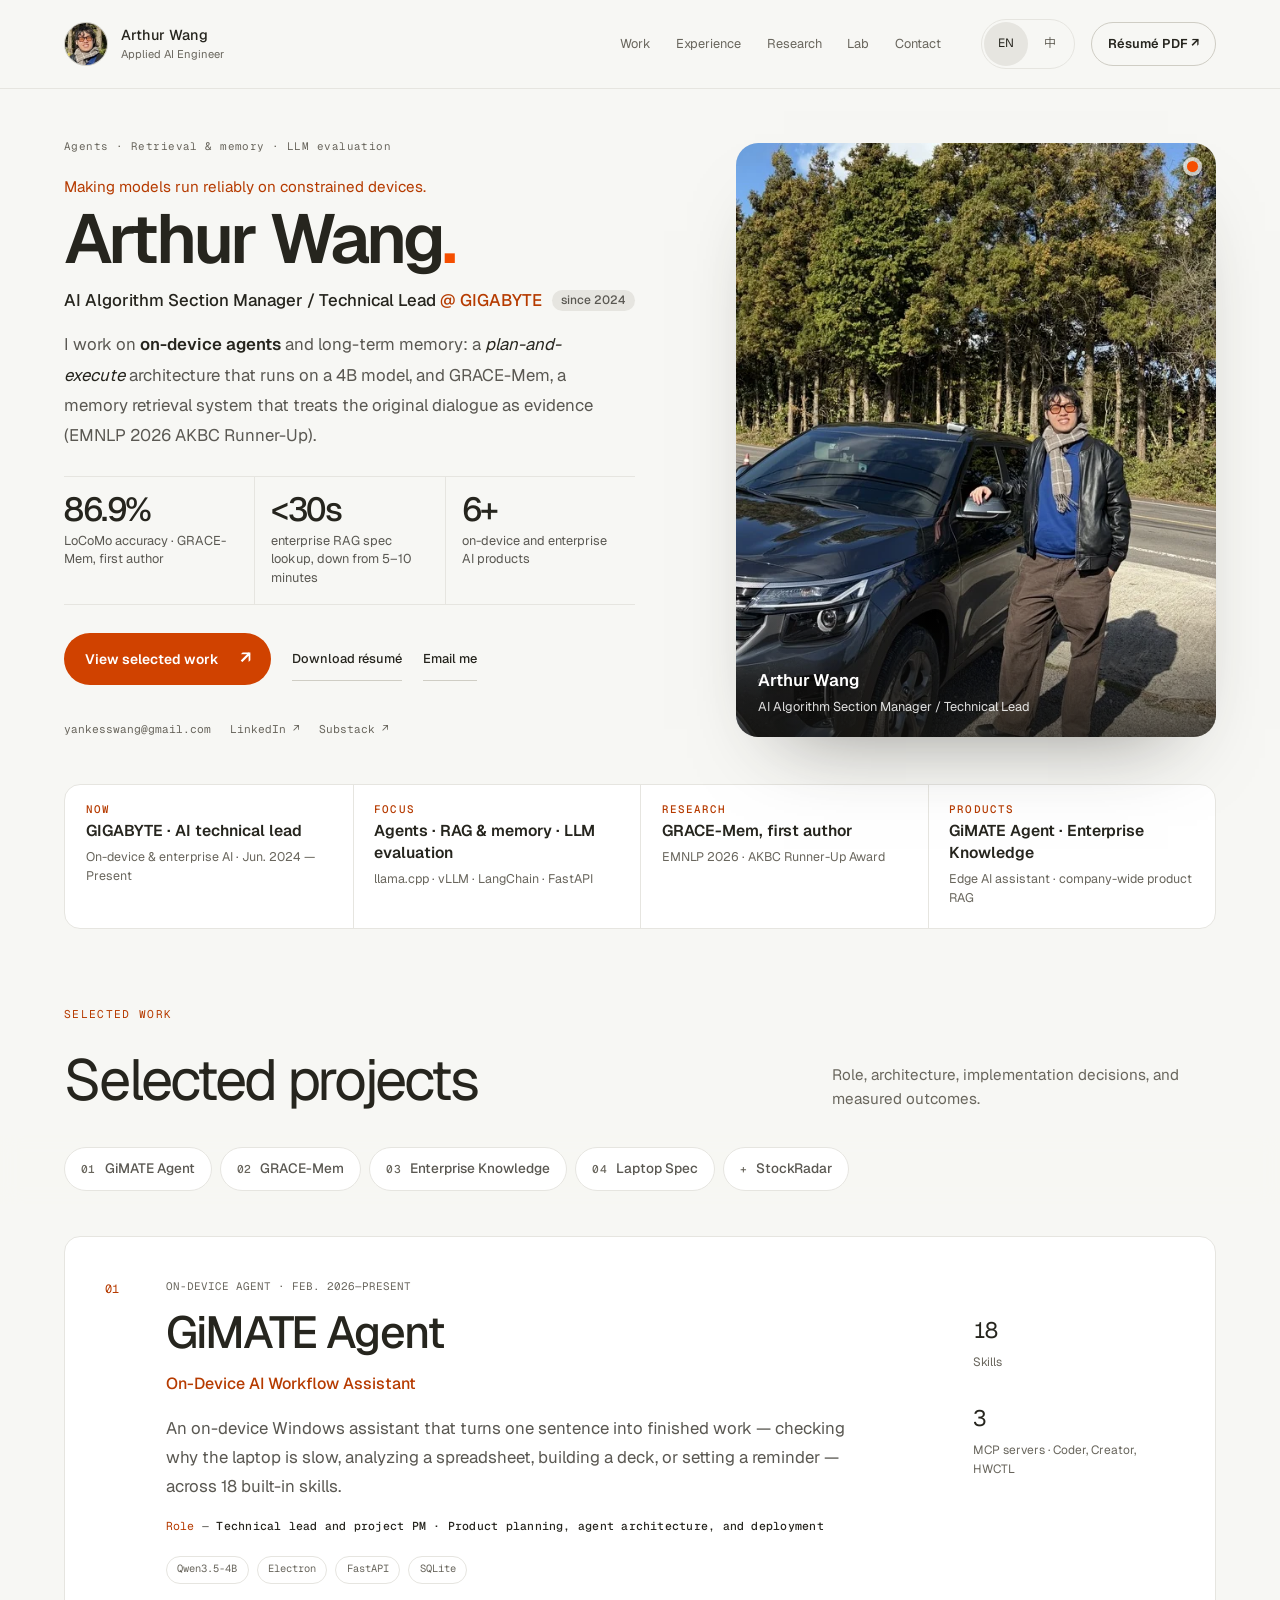
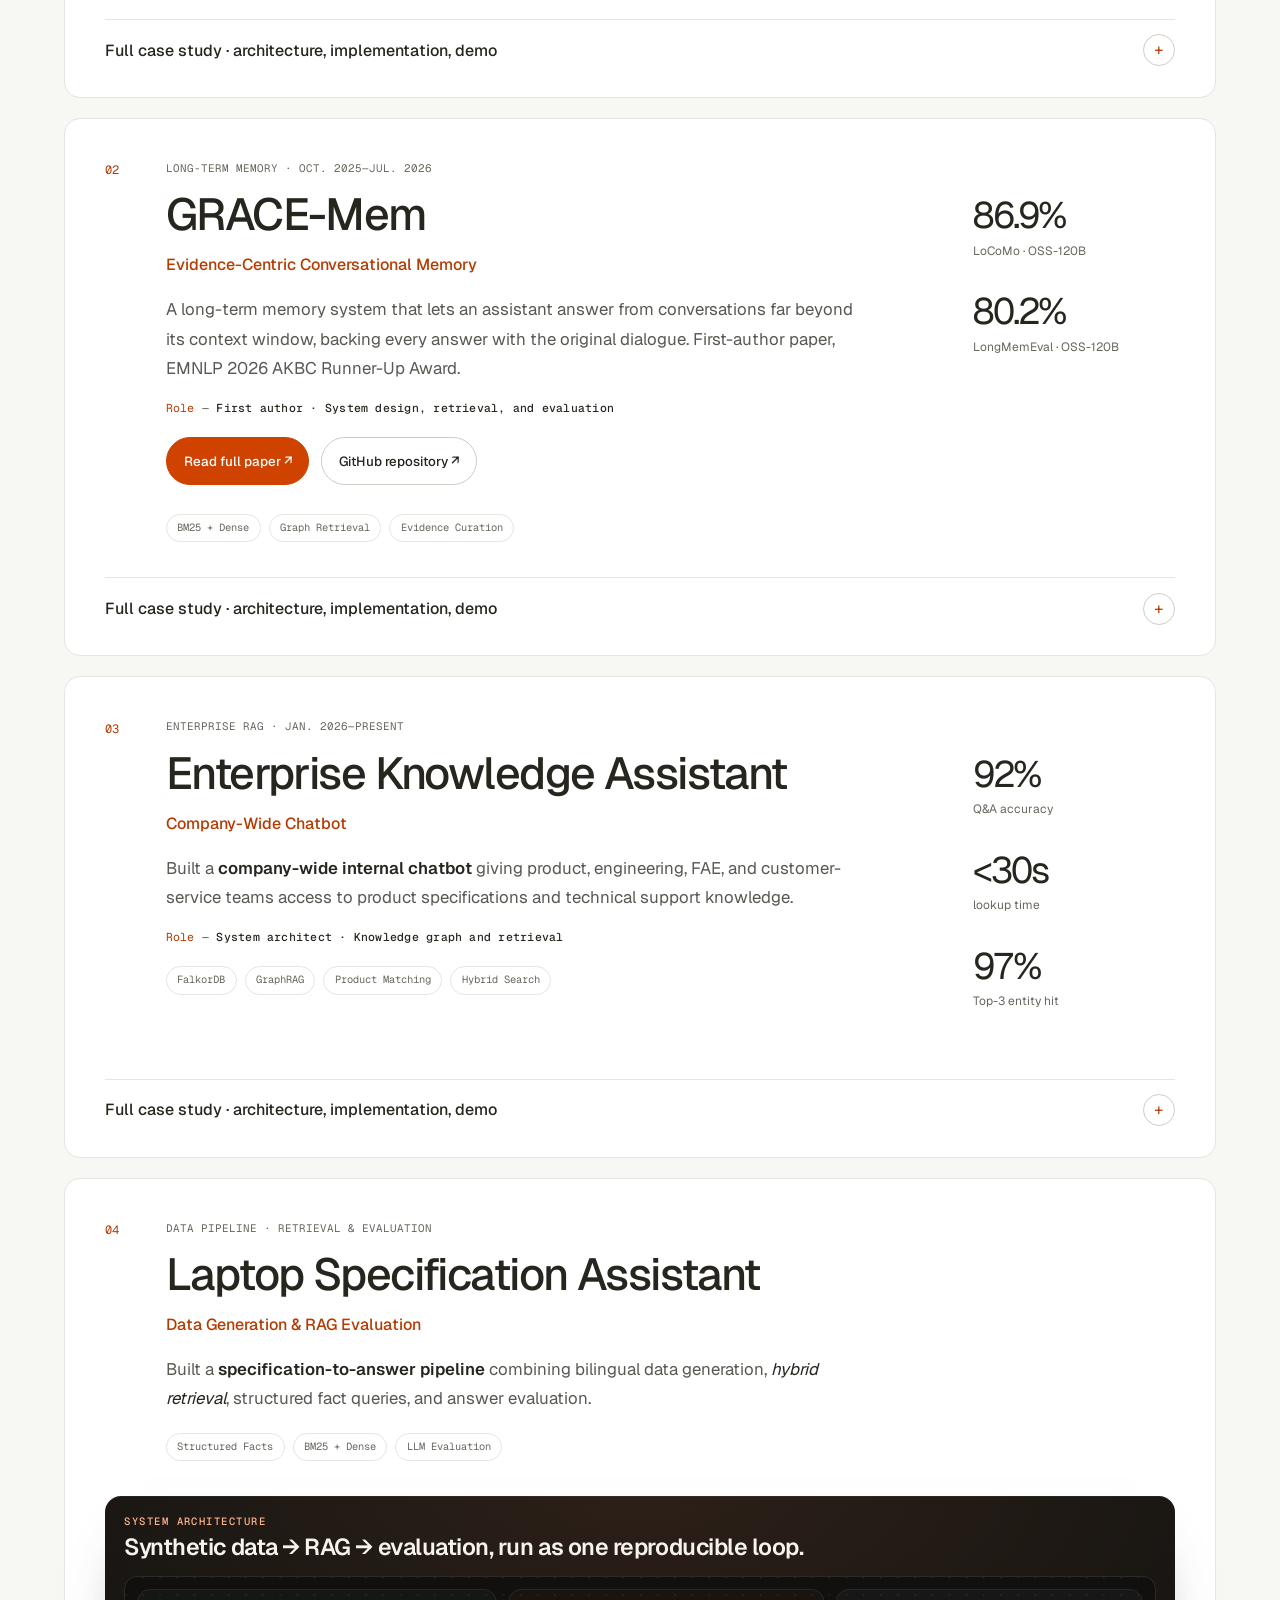
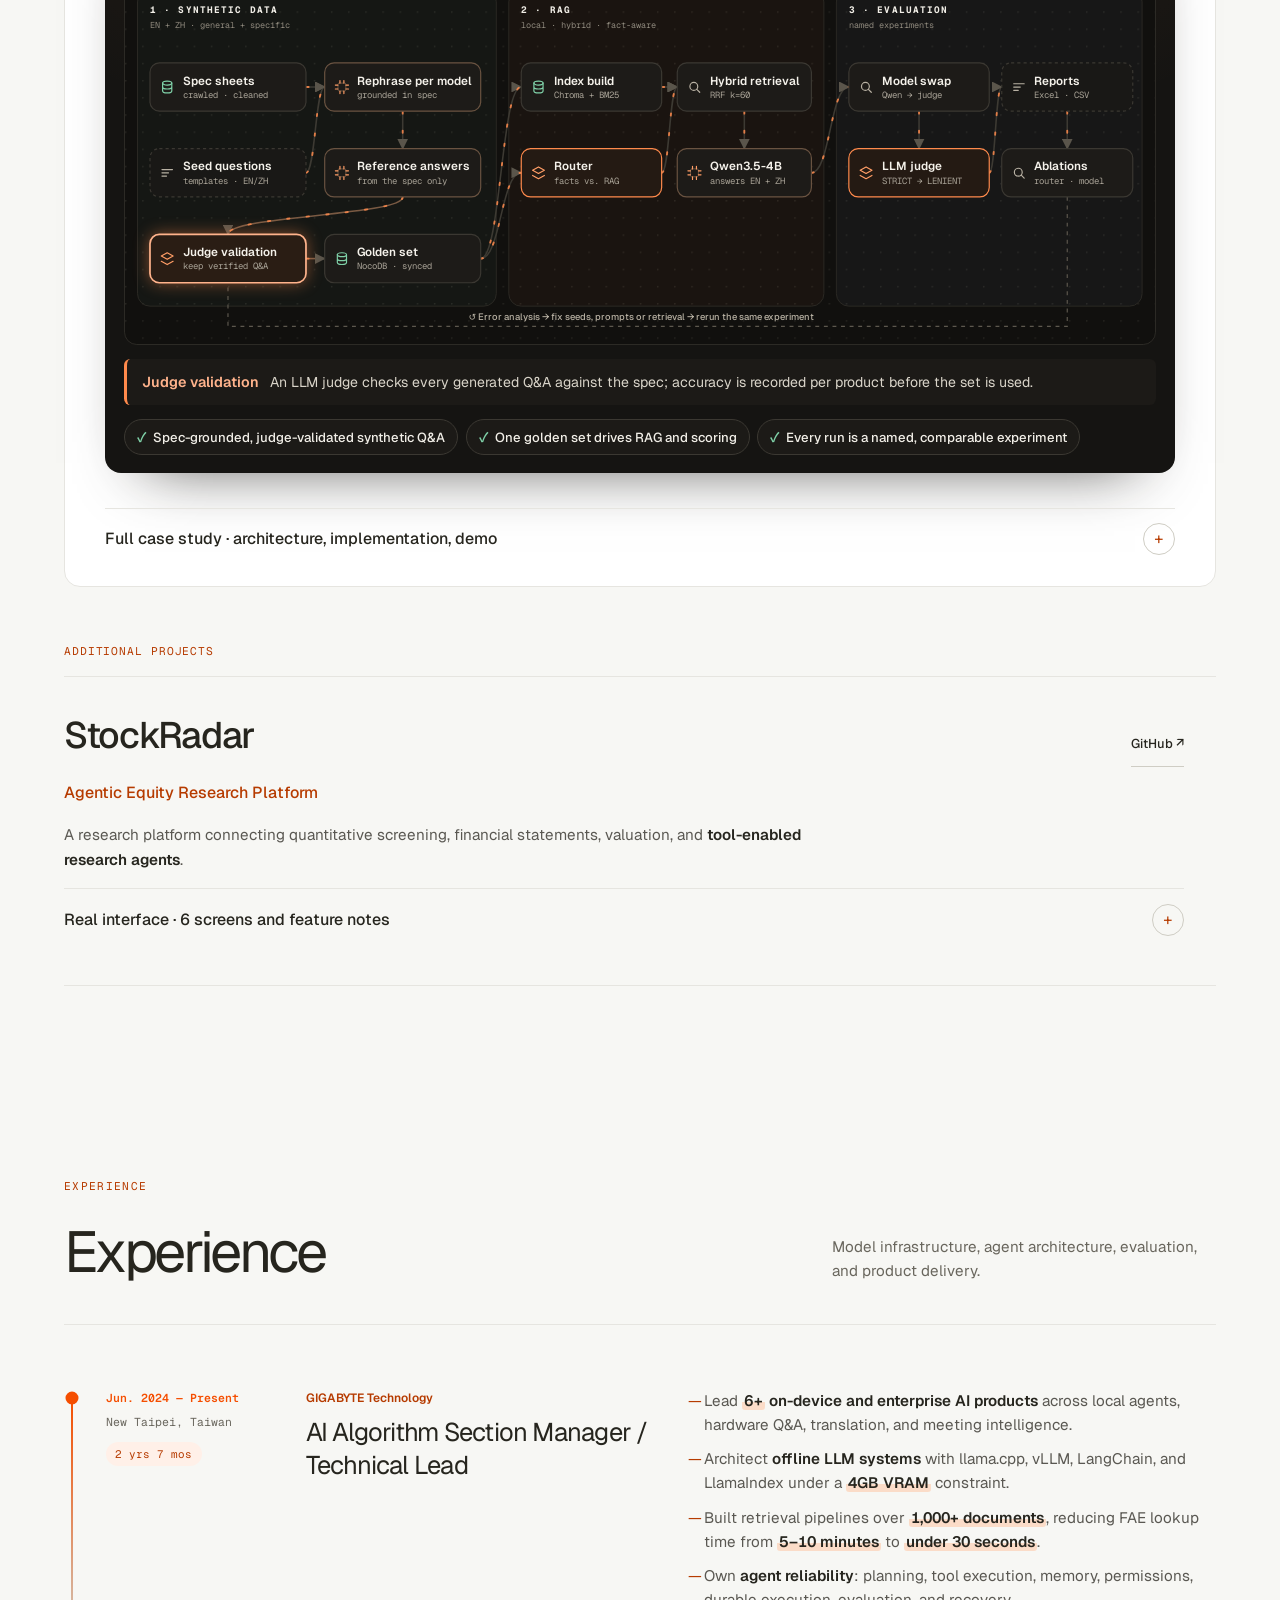
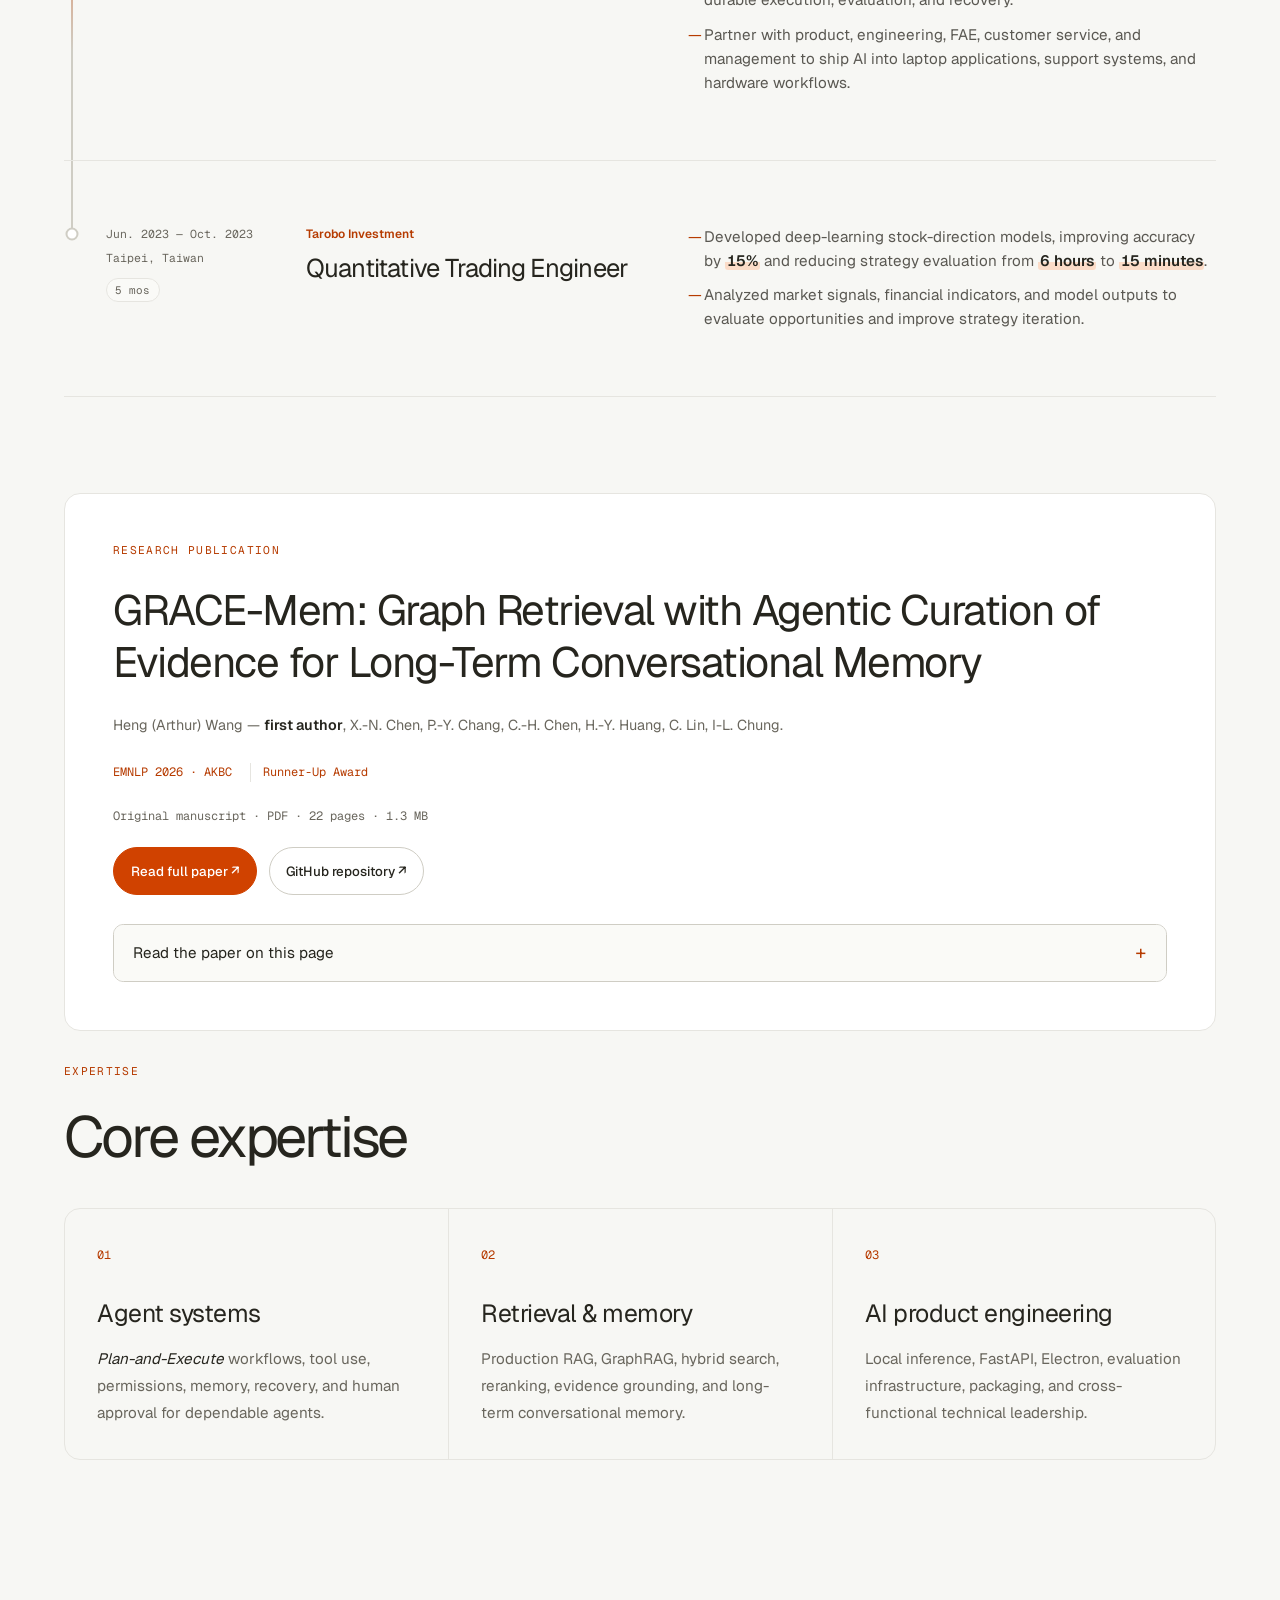
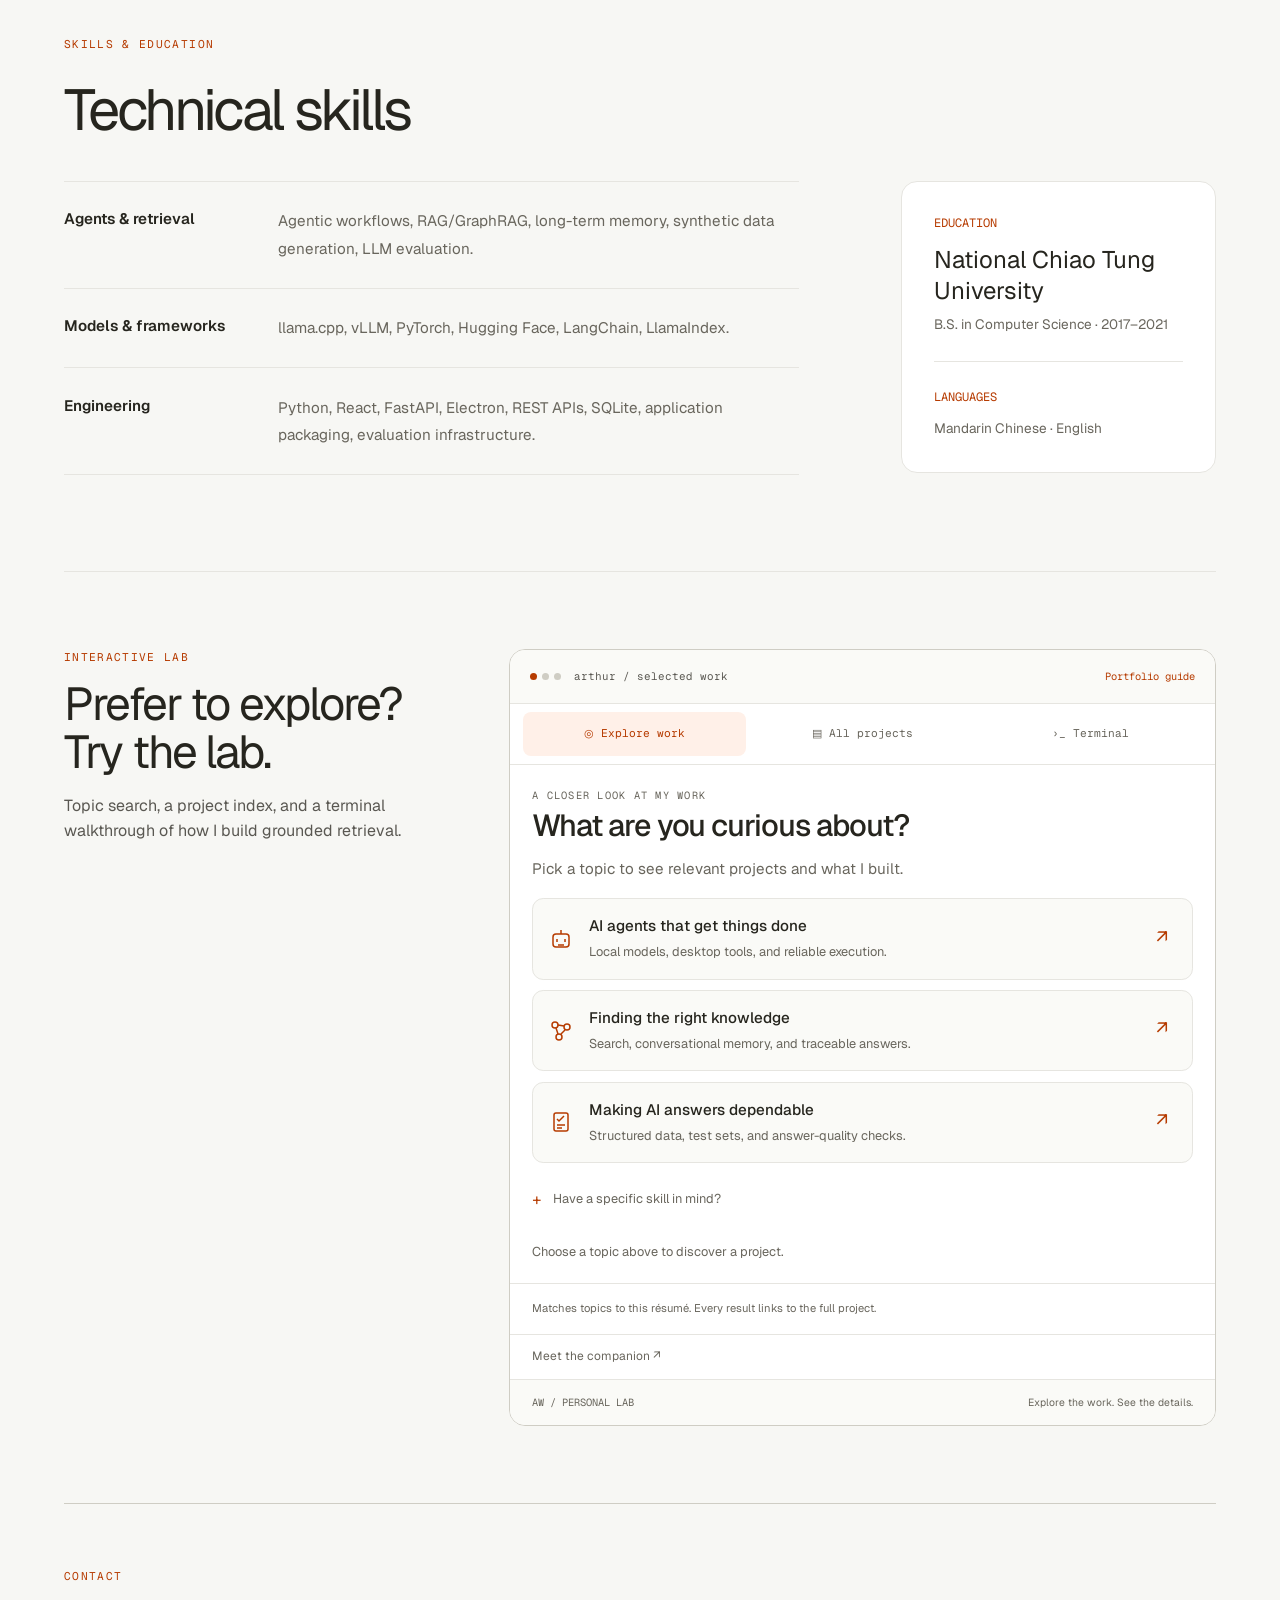
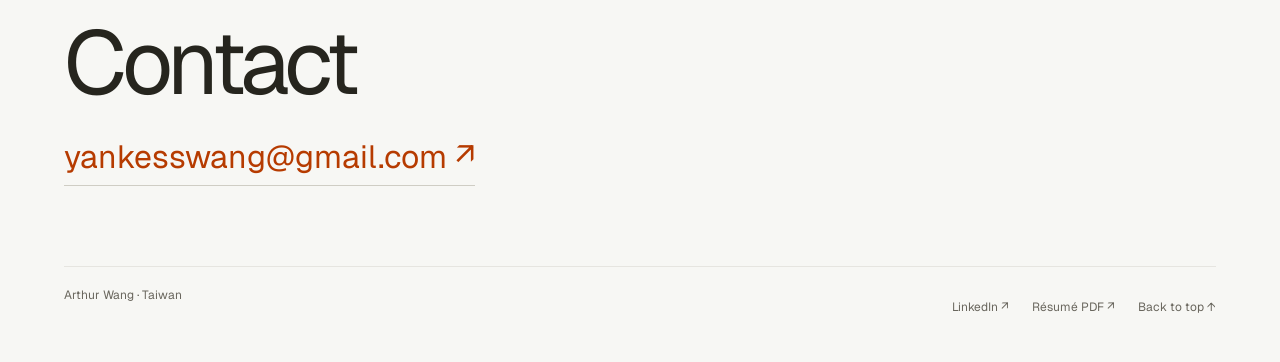
<file: index.html>
<!DOCTYPE html>

<html lang="en">
<head>
<meta charset="utf-8"/>
<meta content="width=device-width, initial-scale=1" name="viewport"/>
<meta content="#f7f7f4" name="theme-color"/>
<meta content="Arthur Wang is an Applied AI Engineer building reliable on-device agents, long-term memory systems, and production RAG infrastructure." name="description"/>
<meta content="Arthur Wang | Applied AI Engineer" property="og:title"/>
<meta content="Applied AI engineer turning research ideas into reliable products." property="og:description"/>
<meta content="picture.png" property="og:image"/>
<title>Arthur Wang | Applied AI Engineer</title>
<link href="data:image/svg+xml,%3Csvg xmlns='http://www.w3.org/2000/svg' viewBox='0 0 64 64'%3E%3Crect width='64' height='64' rx='10' fill='%23f7f7f4'/%3E%3Ctext x='32' y='41' text-anchor='middle' font-family='Arial' font-size='24' font-weight='700' fill='%2326251e'%3EAW%3C/text%3E%3C/svg%3E" rel="icon"/>
<link href="https://fonts.googleapis.com" rel="preconnect"/>
<link crossorigin="" href="https://fonts.gstatic.com" rel="preconnect"/>
<link href="https://fonts.googleapis.com/css2?family=Geist:wght@400;500;600;700&amp;family=Geist+Mono:wght@400;500&amp;family=Noto+Sans+TC:wght@400;500;600;700&amp;display=swap" rel="stylesheet"/>
<link href="styles.css?v=geist-1" rel="stylesheet"/>
<link href="design.css?v=avatar-1" rel="stylesheet"/>
<link href="terminal.css?v=cli-demo-1" rel="stylesheet"/>
<link href="figures.css?v=grace-inline-1" rel="stylesheet"/>
<link href="system-demos.css?v=support-query-flow-5" rel="stylesheet"/>
<link href="project-workspaces.css?v=support-query-flow-5" rel="stylesheet"/>
<link href="workspace-polish.css?v=support-query-flow-5" rel="stylesheet"/>
<link href="support-workspace.css?v=support-query-flow-5" rel="stylesheet"/>
<link href="portfolio-polish.css?v=geist-1" rel="stylesheet"/>
<link href="gimate-concept.css?v=gx-6" rel="stylesheet"/>
<link href="workspace-motion.css?v=wsm-5" rel="stylesheet"/>
<link href="arch.css?v=arch-5" rel="stylesheet"/>
<link href="timeline.css?v=tl-1" rel="stylesheet"/>
<link href="esupport-embed.css?v=es-3" rel="stylesheet"/>
<link href="gimate-features.css?v=gf-2" rel="stylesheet"/>
</head>
<body>
<a class="skip-link" data-i18n="skip" href="#main">Skip to content</a>
<div aria-hidden="true" class="reading-progress"><span></span></div>
<header class="site-header">
<nav aria-label="Primary navigation" class="nav-shell">
<a class="brand" href="#top"><img alt="" class="brand-monogram brand-avatar" height="44" src="assets/avatar.webp" width="44"/><span class="brand-name">Arthur Wang<small>Applied AI Engineer</small></span></a>
<div aria-label="Résumé sections" class="section-nav">
<a data-i18n="navWork" href="#work">Work</a>
<a data-i18n="navExperience" href="#experience">Experience</a>
<a data-i18n="navResearch" href="#research">Research</a>
<a data-i18n="navLab" href="#lab">Lab</a><a data-i18n="navContact" href="#contact">Contact</a>
</div>
<div class="header-actions">
<div aria-label="Language" class="language-switch" role="group">
<button aria-pressed="true" data-lang="en" type="button">EN</button>
<button aria-pressed="false" data-lang="zh-TW" type="button">中</button>
</div>
<a class="resume-link" data-i18n="navPdf" href="arthurwang_cv.pdf">Résumé PDF ↗</a>
</div>
</nav>
</header>
<main id="main">
<section aria-labelledby="hero-title" class="hero shell" id="top">
<div class="hero-copy reveal">
<p class="eyebrow" data-i18n="heroEyebrow">Agents · Retrieval &amp; memory · LLM evaluation</p>
<p class="hero-label" data-i18n="heroLabel">Making models run reliably on constrained devices.</p>
<h1 aria-label="Arthur Wang" id="hero-title">Arthur<br/><span>Wang<span class="name-period">.</span></span></h1>
<p class="hero-role"><span data-i18n="heroRoleTitle">AI Algorithm Section Manager / Technical Lead</span> <span class="hero-role-at">@ GIGABYTE</span> <span class="hero-role-since" data-i18n="heroRoleSince">since 2024</span></p><p class="hero-lead" data-i18n="heroLead">I work on on-device agents and long-term memory: a plan-and-execute architecture that runs on a 4B model, and GRACE-Mem, a memory retrieval system that treats the original dialogue as evidence (EMNLP 2026 AKBC Runner-Up).</p><ul aria-label="Key results" class="hero-proof" data-i18n-aria="heroProofLabel">
<li><strong>86.9%</strong><span data-i18n="heroProof1">LoCoMo accuracy · GRACE-Mem, first author</span></li>
<li><strong>&lt;30s</strong><span data-i18n="heroProof2">enterprise RAG spec lookup, down from 5–10 minutes</span></li>
<li><strong>6+</strong><span data-i18n="heroProof3">on-device and enterprise AI products</span></li>
</ul>
<div class="hero-actions">
<a class="button" data-i18n="viewWork" href="#work">View selected work</a>
<a class="text-link" data-i18n="downloadResume" href="arthurwang_cv.pdf">Download résumé</a>
<a class="text-link" data-i18n="emailMe" href="mailto:yankesswang@gmail.com">Email me</a>
</div>
<ul aria-label="Contact links" class="contact-list">
<li><a href="mailto:yankesswang@gmail.com">yankesswang@gmail.com</a></li>
<li><a href="https://linkedin.com/in/arthur-wang0413">LinkedIn ↗</a></li>
<li><a href="https://substack.com/@arthurwang0413">Substack ↗</a></li>
</ul>
</div>
<figure class="hero-portrait reveal">
<img alt="Arthur Wang standing beside a car on a tree-lined road" data-i18n-alt="portraitAlt" decoding="async" fetchpriority="high" height="874" src="assets/portrait.webp" width="568"/>
<figcaption><strong>Arthur Wang</strong><span data-i18n="portraitRole">AI Algorithm Section Manager / Technical Lead</span></figcaption>
</figure>
</section>

<section aria-labelledby="glance-title" class="glance shell">
<h2 class="sr-only" data-i18n="glanceTitle" id="glance-title">At a glance</h2>
<a class="glance-item" href="#experience"><span class="glance-label" data-i18n="glanceNowLabel">Now</span><strong data-i18n="glanceNow">GIGABYTE · AI technical lead</strong><span class="glance-meta" data-i18n="glanceNowMeta">On-device &amp; enterprise AI · Jun. 2024 — Present</span></a>
<a class="glance-item" href="#work"><span class="glance-label" data-i18n="glanceFocusLabel">Focus</span><strong data-i18n="glanceFocus">Agents · RAG &amp; memory · LLM evaluation</strong><span class="glance-meta" data-i18n="glanceFocusMeta">llama.cpp · vLLM · LangChain · FastAPI</span></a>
<a class="glance-item" href="#research"><span class="glance-label" data-i18n="glanceResearchLabel">Research</span><strong data-i18n="glanceResearch">GRACE-Mem, first author</strong><span class="glance-meta" data-i18n="glanceResearchMeta">EMNLP 2026 · AKBC Runner-Up Award</span></a>
<a class="glance-item" href="#gimate-agent"><span class="glance-label" data-i18n="glanceEduLabel">Products</span><strong data-i18n="glanceEdu">GiMATE Agent · Enterprise Knowledge</strong><span class="glance-meta" data-i18n="glanceEduMeta">Edge AI assistant · company-wide product RAG</span></a>
</section>
<section aria-labelledby="work-title" class="content-section shell" id="work">
<header class="section-heading reveal">
<p class="section-kicker" data-i18n="workKicker">Selected work</p>
<h2 data-i18n="workTitle" id="work-title">Selected projects</h2>
<p data-i18n="workIntro">Role, architecture, implementation decisions, and measured outcomes.</p>
</header>
<nav aria-label="Jump to a project" class="project-jump">
<ol>
<li><a href="#gimate-agent"><span>01</span>GiMATE Agent</a></li>
<li><a href="#grace-mem"><span>02</span>GRACE-Mem</a></li>
<li><a href="#enterprise-knowledge-assistant"><span>03</span>Enterprise Knowledge</a></li>
<li><a href="#laptop-specification-assistant"><span>04</span>Laptop Spec</a></li>
<li><a href="#stockradar"><span>+</span>StockRadar</a></li>
</ol>
</nav>
<div class="project-list">
<article class="project reveal" id="gimate-agent">
<div class="project-index">01</div>
<div class="project-main">
<p class="project-type" data-i18n="gimateType">On-device agent · Feb. 2026—Present</p>
<h3>GiMATE Agent</h3><p class="project-subtitle">On-Device AI Workflow Assistant</p>
<p data-i18n="gimateSummary">An on-device Windows assistant that turns one sentence into finished work — checking why the laptop is slow, analyzing a spreadsheet, building a deck, or setting a reminder — across 18 built-in skills.</p>
<p class="project-role"><span data-i18n="projectRoleLabel">Role</span> — <strong data-i18n="gimateRole">Technical lead and project PM · Product planning, agent architecture, and deployment</strong></p>


<ul class="tags"><li>Qwen3.5-4B</li><li>Electron</li><li>FastAPI</li><li>SQLite</li></ul>
</div>
<div class="project-proof project-proof-text"><strong>18</strong><span data-i18n="gimateProof1">Skills</span><strong>3</strong><span data-i18n="gimateProof2">MCP servers · Coder, Creator, HWCTL</span></div>

<details class="case-more"><summary><span class="case-more-label" data-i18n="caseMore">Full case study · architecture, implementation, demo</span><span aria-hidden="true" class="case-more-icon">+</span></summary><div class="case-more-body"><section class="arch" data-arch="gimate"><noscript><p>Enable JavaScript to view the system architecture.</p></noscript></section><details class="project-deep-dive" open=""><summary><span data-i18n="projectDetails">Explore implementation</span><span aria-hidden="true" class="detail-toggle">+</span></summary><ul class="project-details gimate-features">
<li><div class="gf-head"><svg class="gf-icon" viewBox="0 0 24 24" fill="none" stroke="currentColor" stroke-width="1.8" stroke-linecap="round" stroke-linejoin="round" aria-hidden="true"><rect x="3" y="4" width="18" height="12" rx="2"/><path d="M2 20h20"/></svg><strong data-i18n="gimateFeat1">Laptop care</strong></div><ul class="gf-points"><li data-i18n="gimateFeat1a">Check specs, temperatures, and battery health</li><li data-i18n="gimateFeat1b">Find resource-hungry apps and close them on approval</li><li data-i18n="gimateFeat1c">Adjust brightness, volume, fans, RGB, and power mode</li></ul></li>
<li><div class="gf-head"><svg class="gf-icon" viewBox="0 0 24 24" fill="none" stroke="currentColor" stroke-width="1.8" stroke-linecap="round" stroke-linejoin="round" aria-hidden="true"><path d="M14 3H7a2 2 0 0 0-2 2v14a2 2 0 0 0 2 2h10a2 2 0 0 0 2-2V8z"/><path d="M14 3v5h5"/><path d="M9 13h6M9 17h4"/></svg><strong data-i18n="gimateFeat2">Files and content</strong></div><ul class="gf-points"><li data-i18n="gimateFeat2a">Summarize files and turn spreadsheets into charts</li><li data-i18n="gimateFeat2b">Build editable PowerPoint decks from a topic</li><li data-i18n="gimateFeat2c">Write code and generate images with local models</li></ul></li>
<li><div class="gf-head"><svg class="gf-icon" viewBox="0 0 24 24" fill="none" stroke="currentColor" stroke-width="1.8" stroke-linecap="round" stroke-linejoin="round" aria-hidden="true"><circle cx="12" cy="12" r="9"/><path d="M12 7v5l3 2"/></svg><strong data-i18n="gimateFeat3">Everyday tasks</strong></div><ul class="gf-points"><li data-i18n="gimateFeat3a">Set reminders and recurring tasks in plain language</li><li data-i18n="gimateFeat3b">Weather, web search, and stock analysis</li><li data-i18n="gimateFeat3c">Sort and summarize Windows notifications</li></ul></li>
<li><div class="gf-head"><svg class="gf-icon" viewBox="0 0 24 24" fill="none" stroke="currentColor" stroke-width="1.8" stroke-linecap="round" stroke-linejoin="round" aria-hidden="true"><path d="M9 2v6M15 2v6"/><path d="M6 8h12v4a6 6 0 0 1-12 0z"/><path d="M12 18v4"/></svg><strong data-i18n="gimateFeat4">Integrations</strong></div><ul class="gf-points"><li data-i18n="gimateFeat4a">Search and summarize Gmail</li><li data-i18n="gimateFeat4b">Look up Notion pages</li><li data-i18n="gimateFeat4c">Find places and routes on Google Maps</li></ul></li>
<li><div class="gf-head"><svg class="gf-icon" viewBox="0 0 24 24" fill="none" stroke="currentColor" stroke-width="1.8" stroke-linecap="round" stroke-linejoin="round" aria-hidden="true"><ellipse cx="12" cy="5" rx="8" ry="3"/><path d="M4 5v6c0 1.7 3.6 3 8 3s8-1.3 8-3V5"/><path d="M4 11v6c0 1.7 3.6 3 8 3s8-1.3 8-3v-6"/></svg><strong data-i18n="gimateFeat5">Memory</strong></div><ul class="gf-points"><li data-i18n="gimateFeat5a">Remembers your profile and past conversations</li><li data-i18n="gimateFeat5b">Brings relevant history into new tasks</li><li data-i18n="gimateFeat5c">Lets you view and correct what it remembers</li></ul></li>
<li><div class="gf-head"><svg class="gf-icon" viewBox="0 0 24 24" fill="none" stroke="currentColor" stroke-width="1.8" stroke-linecap="round" stroke-linejoin="round" aria-hidden="true"><path d="M21 12a8 8 0 0 1-11.6 7.1L4 20l1-4.6A8 8 0 1 1 21 12z"/></svg><strong data-i18n="gimateFeat6">One agent, three channels</strong></div><ul class="gf-points"><li data-i18n="gimateFeat6a">Desktop app: full interface with task cards and approvals</li><li data-i18n="gimateFeat6b">Talking avatar: voice replies, daily greetings, break reminders</li><li data-i18n="gimateFeat6c">Telegram bot: remote requests; risky actions are refused</li></ul></li>
</ul><ul class="gimate-notes"><li><svg class="gf-check" viewBox="0 0 24 24" fill="none" stroke="currentColor" stroke-width="1.8" stroke-linecap="round" stroke-linejoin="round" aria-hidden="true"><path d="M5 12l5 5 9-10"/></svg><span data-i18n="gimateNote1">Live step-by-step task cards</span></li><li><svg class="gf-check" viewBox="0 0 24 24" fill="none" stroke="currentColor" stroke-width="1.8" stroke-linecap="round" stroke-linejoin="round" aria-hidden="true"><path d="M5 12l5 5 9-10"/></svg><span data-i18n="gimateNote2">Approval before risky actions</span></li><li><svg class="gf-check" viewBox="0 0 24 24" fill="none" stroke="currentColor" stroke-width="1.8" stroke-linecap="round" stroke-linejoin="round" aria-hidden="true"><path d="M5 12l5 5 9-10"/></svg><span data-i18n="gimateNote3">Resumable tasks</span></li><li><svg class="gf-check" viewBox="0 0 24 24" fill="none" stroke="currentColor" stroke-width="1.8" stroke-linecap="round" stroke-linejoin="round" aria-hidden="true"><path d="M5 12l5 5 9-10"/></svg><span data-i18n="gimateNote4">Qwen3.5-4B on-device</span></li><li><svg class="gf-check" viewBox="0 0 24 24" fill="none" stroke="currentColor" stroke-width="1.8" stroke-linecap="round" stroke-linejoin="round" aria-hidden="true"><path d="M5 12l5 5 9-10"/></svg><span data-i18n="gimateNote5">Electron + FastAPI</span></li></ul></details><section aria-label="GiMATE Agent interface concept" class="gx" data-gimate-concept="" id="system-gimate"><noscript><p>Enable JavaScript to explore the illustrative interface concept.</p></noscript></section></div></details></article>
<article class="project reveal" id="grace-mem">
<div class="project-index">02</div>
<div class="project-main">
<p class="project-type" data-i18n="graceType">Long-term memory · Oct. 2025—Jul. 2026</p>
<h3>GRACE-Mem</h3><p class="project-subtitle">Evidence-Centric Conversational Memory</p>
<p data-i18n="graceSummary">A long-term memory system that lets an assistant answer from conversations far beyond its context window, backing every answer with the original dialogue. First-author paper, EMNLP 2026 AKBC Runner-Up Award.</p>
<p class="project-role"><span data-i18n="projectRoleLabel">Role</span> — <strong data-i18n="graceRole">First author · System design, retrieval, and evaluation</strong></p>
<div class="paper-links" data-paper-resources=""><a class="paper-primary" data-i18n="paperRead" href="assets/papers/grace-mem.pdf" rel="noopener noreferrer" target="_blank">Read full paper ↗</a><a class="paper-secondary" data-i18n="paperCode" href="https://github.com/gbtailab-tech/GRACE-Mem" rel="noopener noreferrer" target="_blank">GitHub repository ↗</a></div>



<ul class="tags"><li>BM25 + Dense</li><li>Graph Retrieval</li><li>Evidence Curation</li></ul>
</div>
<div class="project-proof"><strong>86.9%</strong><span>LoCoMo · OSS-120B</span><strong>80.2%</strong><span>LongMemEval · OSS-120B</span></div>
<details class="case-more"><summary><span class="case-more-label" data-i18n="caseMore">Full case study · architecture, implementation, demo</span><span aria-hidden="true" class="case-more-icon">+</span></summary><div class="case-more-body"><section aria-labelledby="memory-workflow-title" class="memory-workflow" id="grace-workflow">
<header><h4 data-i18n="memoryWorkflowTitle" id="memory-workflow-title">How GRACE-Mem builds an answer</h4></header><figure class="paper-figure grace-inline-figure" data-pdf-page="4" data-research-figure="1"><a class="paper-figure-open" href="assets/figures/grace-figure-1.webp" rel="noopener noreferrer" target="_blank"><img alt="GRACE-Mem architecture: dialogue ingestion, compressed/entity/relation indexes, graph expansion, two-stage reranking, evidence curation, and answer generation." data-i18n-alt="figure1Alt" decoding="async" height="739" loading="lazy" src="assets/figures/grace-figure-1.webp" width="1401"/><span class="figure-open-label" data-i18n="figureOpen">View larger ↗</span></a><figcaption><h5 data-i18n="figure1Title">Figure 1 · System architecture</h5><p data-i18n="figure1Text">The full path from dialogue ingestion and graph/vector memory to hybrid retrieval, reranking, evidence curation, and answering.</p></figcaption></figure>

<details class="memory-panel" open=""><summary><span data-i18n="memoryRetrieval">Retrieval and answering</span><span aria-hidden="true" class="memory-panel-mark">+</span></summary><ol class="memory-steps" data-flow="retrieval"><li><h5 data-i18n="memoryQueryTitle">Analyze the question</h5><p data-i18n="memoryQueryText">Extract keywords and embed the full question and individual keywords for complementary retrieval signals.</p></li><li><h5 data-i18n="memoryDiscoverTitle">Find and expand graph candidates</h5><p data-i18n="memoryDiscoverText">Combine dense and BM25 entity search with keyword-level relation retrieval. Expand connected evidence with query-conditioned spreading activation.</p></li><li><h5 data-i18n="memoryMergeTitle">Rerank the graph and merge records</h5><p data-i18n="memoryMergeText">Rank entity and relation candidates independently. Merge their linked compressed records with direct compressed-record retrieval, then deduplicate IDs.</p></li><li><h5 data-i18n="memorySeedTitle">Select the compressed-record seeds</h5><p data-i18n="memorySeedText">Rerank the merged pool and retain the top-K records with provenance IDs. These records guide the corpus search.</p></li><li><h5 data-i18n="memoryCurateTitle">Inspect the original dialogue</h5><p data-i18n="memoryCurateText">Use GREP for lexical search, READ for local dialogue, and VEC for semantic search. FINAL submits the selected provenance IDs within a bounded call budget.</p></li><li><h5 data-i18n="memoryRebuildTitle">Validate, reconstruct, and answer</h5><p data-i18n="memoryRebuildText">Check submitted IDs against the search trajectory. Eligible coverage checks may restore omitted seeds; rebuild the selected raw spans as context for the answer model.</p></li></ol><figure class="paper-figure grace-inline-figure" data-pdf-page="6" data-research-figure="2"><a class="paper-figure-open" href="assets/figures/grace-figure-2.webp" rel="noopener noreferrer" target="_blank"><img alt="Evidence Curation Agent example tracing GREP, READ, VEC and FINAL, coverage validation, selected source turns, and a grounded age calculation." data-i18n-alt="figure2Alt" decoding="async" height="709" loading="lazy" src="assets/figures/grace-figure-2.webp" width="2094"/><span class="figure-open-label" data-i18n="figureOpen">View larger ↗</span></a><figcaption><h5 data-i18n="figure2Title">Figure 2 · Evidence Curation Agent</h5><p data-i18n="figure2Text">A worked example of GREP / READ / VEC search, provenance validation, and reconstruction of the final raw-evidence context.</p></figcaption></figure></details>
<details class="memory-panel"><summary><span data-i18n="memoryIngestion">Memory ingestion and updates</span><span aria-hidden="true" class="memory-panel-mark">+</span></summary><ol class="memory-steps" data-flow="ingestion"><li><h5 data-i18n="memoryRawTitle">Preserve the dialogue and its origin</h5><p data-i18n="memoryRawText">Keep the raw text, dialogue timestamp, session ID, and message ID so selected records can be traced back to their source.</p></li><li><h5 data-i18n="memoryViewsTitle">Build complementary memory views</h5><p data-i18n="memoryViewsText">Compress each dialogue unit with LLMLingua-2 and extract its entities. Resolve entity candidates through lexical and semantic matching with ADD or UPDATE decisions.</p></li><li><h5 data-i18n="memoryRelationsTitle">Link relations to reconciled entities</h5><p data-i18n="memoryRelationsText">Extract entities before relations. Before writing a relation, replace its endpoints with resolved entity IDs.</p></li><li><h5 data-i18n="memoryStoreTitle">Write the graph and vector indexes</h5><p data-i18n="memoryStoreText">Store entities, relations, compressed records, and provenance. Maintain separate entity, relation, and compressed-record vector indexes alongside the memory graph.</p></li></ol></details>
<details class="memory-panel"><summary><span data-i18n="memoryGuards">Evidence validation and fallback</span><span aria-hidden="true" class="memory-panel-mark">+</span></summary><ul class="memory-guards" data-flow="guards"><li><h5 data-i18n="memoryVerifyTitle">Only admit verified additions</h5><p data-i18n="memoryVerifyText">Seeds can be kept directly. A new provenance ID is accepted only if a corpus-access tool observed it during the current search trajectory.</p></li><li><h5 data-i18n="memoryCoverageTitle">Restore omitted seeds when eligible</h5><p data-i18n="memoryCoverageText">For configured question categories, and only when capacity remains, an answer-blind check may add back useful omitted seeds. It does not remove retained evidence or launch a new open-ended search.</p></li><li><h5 data-i18n="memoryFallbackTitle">Preserve the complete seed context on failure</h5><p data-i18n="memoryFallbackText">If FINAL is missing, invalid, or empty, or ID validation leaves nothing, return the upstream compressed seed context unchanged. At the call cap, request FINAL without further corpus access.</p></li></ul></details>
</section><details class="project-deep-dive" open=""><summary><span data-i18n="projectDetails">Explore implementation</span><span aria-hidden="true" class="detail-toggle">+</span></summary><ul class="project-details gimate-features">
<li><div class="gf-head"><svg class="gf-icon" viewBox="0 0 24 24" fill="none" stroke="currentColor" stroke-width="1.8" stroke-linecap="round" stroke-linejoin="round" aria-hidden="true"><circle cx="12" cy="12" r="9"/><path d="M12 7.5v5.5M12 16.5v.01"/></svg><strong data-i18n="graceFeat1">The problem</strong></div><ul class="gf-points"><li data-i18n="graceFeat1a">Conversations outgrow the model's context window</li><li data-i18n="graceFeat1b">Summaries drop speakers, dates, and conditions</li><li data-i18n="graceFeat1c">Similarity search favors related records over the turn that holds the answer</li></ul></li>
<li><div class="gf-head"><svg class="gf-icon" viewBox="0 0 24 24" fill="none" stroke="currentColor" stroke-width="1.8" stroke-linecap="round" stroke-linejoin="round" aria-hidden="true"><path d="M12 3 3 8l9 5 9-5-9-5Z"/><path d="m3 13 9 5 9-5"/></svg><strong data-i18n="graceFeat2">Three layers, three jobs</strong></div><ul class="gf-points"><li data-i18n="graceFeat2a">Memory graph finds candidates via entities, relations, and 2-hop expansion</li><li data-i18n="graceFeat2b">Compressed records rerank the candidates in two stages</li><li data-i18n="graceFeat2c">Only raw dialogue, traced by provenance IDs, becomes final evidence</li></ul></li>
<li><div class="gf-head"><svg class="gf-icon" viewBox="0 0 24 24" fill="none" stroke="currentColor" stroke-width="1.8" stroke-linecap="round" stroke-linejoin="round" aria-hidden="true"><circle cx="11" cy="11" r="6"/><path d="m20 20-4.5-4.5"/></svg><strong data-i18n="graceFeat3">Evidence Curation Agent</strong></div><ul class="gf-points"><li data-i18n="graceFeat3a">Searches the raw dialogue with GREP, READ, and VEC tools</li><li data-i18n="graceFeat3b">Drops irrelevant candidates and recovers missing evidence</li><li data-i18n="graceFeat3c">Capped at 10 calls; keeps the original context if it fails</li></ul></li>
<li><div class="gf-head"><svg class="gf-icon" viewBox="0 0 24 24" fill="none" stroke="currentColor" stroke-width="1.8" stroke-linecap="round" stroke-linejoin="round" aria-hidden="true"><path d="M4 20V10M10 20V4M16 20v-7M22 20H2"/></svg><strong data-i18n="graceFeat4">Results</strong></div><ul class="gf-points"><li data-i18n="graceFeat4a">86.9% on LoCoMo and 80.2% on LongMemEval (OSS-120B)</li><li data-i18n="graceFeat4b">Beats the prior best method, AMA (77.4% / 69.8%)</li><li data-i18n="graceFeat4c">A memory-specific rerank instruction lifts evidence recall from 34.5% to 63.4%</li></ul></li>
</ul><div class="paper-chart-grid grace-result-figures"><figure class="paper-figure" data-pdf-page="12" data-research-figure="3"><a class="paper-figure-open" href="assets/figures/grace-figure-3.webp" rel="noopener noreferrer" target="_blank"><img alt="LongMemEval accuracy, baseline/filter-fetch/validation: OSS-20B 76.2/77.2/77.6; OSS-120B 76.0/79.0/80.2; GPT-4o-mini 69.2/71.8/73.2 percent." data-i18n-alt="figure3Alt" decoding="async" height="880" loading="lazy" src="assets/figures/grace-figure-3.webp" width="1520"/><span class="figure-open-label" data-i18n="figureOpen">View larger ↗</span></a><figcaption><h5 data-i18n="figure3Title">Figure 3 · LongMemEval results</h5><p data-i18n="figure3Text">All three primary answer backbones improve across the plotted evidence-layer configurations; OSS-120B rises from 76.0% to 80.2%.</p></figcaption></figure><figure class="paper-figure" data-pdf-page="13" data-research-figure="4"><a class="paper-figure-open" href="assets/figures/grace-figure-4.webp" rel="noopener noreferrer" target="_blank"><img alt="LoCoMo accuracy, baseline/filter-fetch/validation: OSS-20B 84.0/82.3/84.6; OSS-120B 87.3/86.1/86.9; GPT-4o-mini 84.2/83.6/85.3 percent." data-i18n-alt="figure4Alt" decoding="async" height="880" loading="lazy" src="assets/figures/grace-figure-4.webp" width="1520"/><span class="figure-open-label" data-i18n="figureOpen">View larger ↗</span></a><figcaption><h5 data-i18n="figure4Title">Figure 4 · LoCoMo results</h5><p data-i18n="figure4Text">The effect depends on the backbone: OSS-120B’s 87.3% baseline exceeds its 86.9% curated configuration. Curation is not uniformly beneficial.</p></figcaption></figure></div></details></div></details></article>
<article class="project reveal" id="enterprise-knowledge-assistant">
<div class="project-index">03</div>
<div class="project-main">
<p class="project-type" data-i18n="faeType">Enterprise RAG · Jan. 2026—Present</p>
<h3>Enterprise Knowledge Assistant</h3><p class="project-subtitle">Company-Wide Chatbot</p>
<p data-i18n="faeSummary">Built a company-wide internal chatbot giving product, engineering, FAE, and customer-service teams access to product specifications and technical support knowledge.</p>
<p class="project-role"><span data-i18n="projectRoleLabel">Role</span> — <strong data-i18n="faeRole">System architect · Knowledge graph and retrieval</strong></p>


<ul class="tags"><li>FalkorDB</li><li>GraphRAG</li><li>Product Matching</li><li>Hybrid Search</li></ul>
</div>
<div class="project-proof"><strong>92%</strong><span data-i18n="faeProof1">Q&amp;A accuracy</span><strong>&lt;30s</strong><span data-i18n="faeProof2">lookup time</span><strong>97%</strong><span data-i18n="faeProof3">Top-3 entity hit</span></div>

<details class="case-more"><summary><span class="case-more-label" data-i18n="caseMore">Full case study · architecture, implementation, demo</span><span aria-hidden="true" class="case-more-icon">+</span></summary><div class="case-more-body"><section class="arch" data-arch="knowledge"><noscript><p>Enable JavaScript to view the system architecture.</p></noscript></section><details class="project-deep-dive" open=""><summary><span data-i18n="projectDetails">Explore implementation</span><span aria-hidden="true" class="detail-toggle">+</span></summary><ul class="project-details gimate-features">
<li><div class="gf-head"><svg class="gf-icon" viewBox="0 0 24 24" fill="none" stroke="currentColor" stroke-width="1.8" stroke-linecap="round" stroke-linejoin="round" aria-hidden="true"><circle cx="9" cy="8" r="3.5"/><path d="M2.5 20a6.5 6.5 0 0 1 13 0"/><path d="M16 4.5a3.5 3.5 0 0 1 0 7M18 14a6 6 0 0 1 3.5 6"/></svg><strong data-i18n="faeFeat1">Who uses it</strong></div><ul class="gf-points"><li data-i18n="faeFeat1a">Product, engineering, FAE, and customer-service teams</li><li data-i18n="faeFeat1b">One chat interface for specs and support knowledge</li><li data-i18n="faeFeat1c">Spec and compatibility lookups drop from 5–10 min to under 30 s</li></ul></li>
<li><div class="gf-head"><svg class="gf-icon" viewBox="0 0 24 24" fill="none" stroke="currentColor" stroke-width="1.8" stroke-linecap="round" stroke-linejoin="round" aria-hidden="true"><ellipse cx="12" cy="5" rx="8" ry="3"/><path d="M4 5v6c0 1.7 3.6 3 8 3s8-1.3 8-3V5"/><path d="M4 11v6c0 1.7 3.6 3 8 3s8-1.3 8-3v-6"/></svg><strong data-i18n="faeFeat2">Knowledge base</strong></div><ul class="gf-points"><li data-i18n="faeFeat2a">1,000+ product documents unified into one structured base</li><li data-i18n="faeFeat2b">Standardized models, categories, and spec fields</li><li data-i18n="faeFeat2c">Specs in MongoDB, product relations in a knowledge graph</li></ul></li>
<li><div class="gf-head"><svg class="gf-icon" viewBox="0 0 24 24" fill="none" stroke="currentColor" stroke-width="1.8" stroke-linecap="round" stroke-linejoin="round" aria-hidden="true"><circle cx="12" cy="12" r="9"/><circle cx="12" cy="12" r="5"/><circle cx="12" cy="12" r="1"/></svg><strong data-i18n="faeFeat3">Identify the product first</strong></div><ul class="gf-points"><li data-i18n="faeFeat3a">Exact model-name and keyword matching comes first</li><li data-i18n="faeFeat3b">Hybrid BM25 + vector search fills gaps and fixes typos</li><li data-i18n="faeFeat3c">Answers use only the confirmed product's data, so specs never mix</li></ul></li>
<li><div class="gf-head"><svg class="gf-icon" viewBox="0 0 24 24" fill="none" stroke="currentColor" stroke-width="1.8" stroke-linecap="round" stroke-linejoin="round" aria-hidden="true"><path d="M4 20V10M10 20V4M16 20v-7M22 20H2"/></svg><strong data-i18n="faeFeat4">Results</strong></div><ul class="gf-points"><li data-i18n="faeFeat4a">~95% product model identification</li><li data-i18n="faeFeat4b">97% Top-3 entity-linking hit rate</li><li data-i18n="faeFeat4c">92% Q&amp;A accuracy on internal test sets</li></ul></li>
</ul></details><section aria-labelledby="esupport-embed-title" class="esupport-embed" id="system-knowledge"><div class="esupport-bar"><strong id="esupport-embed-title" data-i18n="esupportTitle">FAE Smart Assistant · interactive demo</strong><a class="esupport-open" data-i18n="esupportOpen" href="esupport-demo/index.html" rel="noopener" target="_blank">Open in new tab ↗</a></div><iframe class="esupport-frame" loading="lazy" src="esupport-demo/index.html" title="FAE Smart Assistant demo"></iframe><p class="esupport-note" data-i18n="esupportNote">Redesigned on top of the deployed system's React frontend: same components and data contract, new visual layer. Replies come from public spec snapshots in the browser; no company backend is connected.</p></section></div></details></article>
<article class="project reveal" id="laptop-specification-assistant">
<div class="project-index">04</div>
<div class="project-main">
<p class="project-type" data-i18n="laptopType">Data pipeline · Retrieval &amp; evaluation</p>
<h3>Laptop Specification Assistant</h3>
<p class="project-subtitle">Data Generation &amp; RAG Evaluation</p>
<p data-i18n="laptopSummary">Built a specification-to-answer pipeline combining bilingual data generation, hybrid retrieval, structured fact queries, and answer evaluation.</p>


<ul class="tags"><li>Structured Facts</li><li>BM25 + Dense</li><li>LLM Evaluation</li></ul>
</div>


<section class="arch" data-arch="laptop"><noscript><p>Enable JavaScript to view the system architecture.</p></noscript></section><details class="case-more"><summary><span class="case-more-label" data-i18n="caseMore">Full case study · architecture, implementation, demo</span><span aria-hidden="true" class="case-more-icon">+</span></summary><div class="case-more-body"><details class="project-deep-dive" open=""><summary><span data-i18n="projectDetails">Explore implementation</span><span aria-hidden="true" class="detail-toggle">+</span></summary><ul class="project-details gimate-features">
<li><div class="gf-head"><svg class="gf-icon" viewBox="0 0 24 24" fill="none" stroke="currentColor" stroke-width="1.8" stroke-linecap="round" stroke-linejoin="round" aria-hidden="true"><path d="M14 3H7a2 2 0 0 0-2 2v14a2 2 0 0 0 2 2h10a2 2 0 0 0 2-2V8z"/><path d="M14 3v5h5"/><path d="M9 13h6M9 17h4"/></svg><strong data-i18n="laptopFeat1">Bilingual test data</strong></div><ul class="gf-points"><li data-i18n="laptopFeat1a">Crawls laptop spec pages into structured product data</li><li data-i18n="laptopFeat1b">Generates EN/ZH Q&amp;A grounded in each model's spec</li><li data-i18n="laptopFeat1c">An LLM judge validates every Q&amp;A before it joins the golden set</li></ul></li>
<li><div class="gf-head"><svg class="gf-icon" viewBox="0 0 24 24" fill="none" stroke="currentColor" stroke-width="1.8" stroke-linecap="round" stroke-linejoin="round" aria-hidden="true"><circle cx="6" cy="19" r="2.5"/><circle cx="18" cy="5" r="2.5"/><path d="M8.5 19H16a3.5 3.5 0 0 0 0-7H8a3.5 3.5 0 0 1 0-7h7.5"/></svg><strong data-i18n="laptopFeat2">Facts vs. explanations</strong></div><ul class="gf-points"><li data-i18n="laptopFeat2a">Exact hardware values come from a structured fact query</li><li data-i18n="laptopFeat2b">SKU options are listed from data, never guessed</li><li data-i18n="laptopFeat2c">Only explanatory questions go to RAG</li></ul></li>
<li><div class="gf-head"><svg class="gf-icon" viewBox="0 0 24 24" fill="none" stroke="currentColor" stroke-width="1.8" stroke-linecap="round" stroke-linejoin="round" aria-hidden="true"><circle cx="11" cy="11" r="6"/><path d="m20 20-4.5-4.5"/></svg><strong data-i18n="laptopFeat3">Hybrid retrieval</strong></div><ul class="gf-points"><li data-i18n="laptopFeat3a">Dense + BM25 search fused with weighted RRF</li><li data-i18n="laptopFeat3b">Filtered by laptop model and question category</li><li data-i18n="laptopFeat3c">Qwen3.5-4B generates answers locally in batches</li></ul></li>
<li><div class="gf-head"><svg class="gf-icon" viewBox="0 0 24 24" fill="none" stroke="currentColor" stroke-width="1.8" stroke-linecap="round" stroke-linejoin="round" aria-hidden="true"><path d="M9 11l3 3 8-8"/><path d="M20 12v6a2 2 0 0 1-2 2H6a2 2 0 0 1-2-2V6a2 2 0 0 1 2-2h9"/></svg><strong data-i18n="laptopFeat4">Evaluation</strong></div><ul class="gf-points"><li data-i18n="laptopFeat4a">LLM-as-a-Judge: strict first, lenient only on failure</li><li data-i18n="laptopFeat4b">Per-question reports, summary CSV, and error analysis</li><li data-i18n="laptopFeat4c">Ablations switch off the router or RAG on the same golden set</li></ul></li>
</ul></details><section class="project-design"><span data-i18n="designLabel">Key design decision</span><p data-i18n="laptopDecision">Exact hardware values come from structured facts; explanations use retrieved context.</p></section><section aria-label="Interactive laptop-specification-assistant system concept" class="system-concept" data-system-demo="laptop" id="system-laptop"><noscript><p>Enable JavaScript to explore the interactive system concept. Read the project architecture above for details.</p></noscript></section></div></details></article>
</div>
<div class="other-work reveal">
<p class="other-work-label" data-i18n="otherWork">Additional projects</p>
<div class="side-projects">
<article class="side-project" id="stockradar">
<div class="side-project-heading"><h3>StockRadar</h3><a class="text-link" href="https://github.com/yankesswang/Stock-Radar">GitHub ↗</a></div>
<p class="project-subtitle">Agentic Equity Research Platform</p>
<p data-i18n="stockSummary">A research platform connecting quantitative screening, financial statements, valuation, and tool-enabled research agents.</p>


<dialog aria-label="StockRadar screenshot" class="sr-dialog"><button class="sr-dialog-close" data-i18n="figureClose" type="button">Close ✕</button><img alt=""/></dialog>
<details class="case-more"><summary><span class="case-more-label" data-i18n="caseMoreStock">Real interface · 6 screens and feature notes</span><span aria-hidden="true" class="case-more-icon">+</span></summary><div class="case-more-body"><ul>
<li data-i18n="stockDetail1">Combines 60+ financial metrics, SEC/XBRL financial statements, and scenario-based and reverse DCF valuation in a React/FastAPI dashboard.</li>
<li data-i18n="stockDetail2">Screens and ranks candidates before agents investigate news, earnings, valuation, and catalysts to generate portfolio-aware research briefings.</li>
<li data-i18n="stockDetail3">Adds event-triggered analysis, adversarial review, decision tracking, Telegram alerts, and checks for stale data and unsupported execution claims.</li>
</ul><section aria-label="StockRadar interface" class="sr-showcase" id="system-stock">
<div class="sr-browser">
<div class="sr-chrome">
<span aria-hidden="true" class="sr-dots"><i></i><i></i><i></i></span>
<span class="sr-url"><span aria-hidden="true">localhost:5173 /</span> <b data-sr-path="">radar</b></span>
<span class="sr-badge" data-i18n="srBadge">Real interface</span>
</div>
<div aria-label="StockRadar screens" class="sr-tabs" role="tablist">
<button aria-controls="sr-panel" aria-selected="true" data-i18n="srTab0" data-sr="0" id="sr-tab-0" role="tab" type="button">Signal Radar</button>
<button aria-controls="sr-panel" aria-selected="false" data-i18n="srTab1" data-sr="1" id="sr-tab-1" role="tab" tabindex="-1" type="button">Research</button>
<button aria-controls="sr-panel" aria-selected="false" data-i18n="srTab2" data-sr="2" id="sr-tab-2" role="tab" tabindex="-1" type="button">DCF</button>
<button aria-controls="sr-panel" aria-selected="false" data-i18n="srTab3" data-sr="3" id="sr-tab-3" role="tab" tabindex="-1" type="button">Financials</button>
<button aria-controls="sr-panel" aria-selected="false" data-i18n="srTab4" data-sr="4" id="sr-tab-4" role="tab" tabindex="-1" type="button">Sector RS</button>
<button aria-controls="sr-panel" aria-selected="false" data-i18n="srTab5" data-sr="5" id="sr-tab-5" role="tab" tabindex="-1" type="button">Earnings</button>
</div>
<figure aria-labelledby="sr-tab-0" class="sr-stage" id="sr-panel" role="tabpanel">
<button aria-label="View larger" class="sr-shot" data-i18n-aria-label="srZoom" type="button"><img alt="Signal Radar ranking technical setups across the tracked universe" decoding="async" height="717" loading="lazy" src="assets/stockradar/signal-radar.webp" width="1275"/><span aria-hidden="true" class="sr-zoom">⤢</span></button>
<figcaption><strong data-sr-title="">Signal Radar</strong><span data-sr-text="">Scans the tracked universe for trend changes, momentum, overbought/oversold conditions and volume confirmation, ranked by signal strength instead of an unfiltered alert stream.</span></figcaption>
</figure>
</div>
<p class="sr-note" data-i18n="srNote">Screenshots from a local instance with public-market data. Prices, rankings and dates are illustrative and time-sensitive.</p>
</section></div></details></article>
</div>
</div>
</section><section aria-labelledby="experience-title" class="content-section shell" id="experience">
<header class="section-heading reveal">
<p class="section-kicker" data-i18n="experienceKicker">Experience</p>
<h2 data-i18n="experienceTitle" id="experience-title">Experience</h2>
<p data-i18n="experienceIntro">Model infrastructure, agent architecture, evaluation, and product delivery.</p>
</header>
<div class="experience-list timeline">
<article class="experience-item reveal is-current" data-start="2024-06">
<span aria-hidden="true" class="tl-node"></span>
<div class="experience-meta"><time data-i18n="gigabyteDate">Jun. 2024 — Present</time><span data-i18n="newTaipei">New Taipei, Taiwan</span><span class="tl-duration" data-tl-duration=""></span></div>
<div class="experience-role"><p>GIGABYTE Technology</p><h3 data-i18n="gigabyteRole">AI Algorithm Section Manager / Technical Lead</h3></div>
<ul>
<li data-i18n="gigabyte1">Lead 6+ on-device and enterprise AI products across local agents, hardware Q&amp;A, translation, and meeting intelligence.</li>
<li data-i18n="gigabyte2">Architect offline LLM systems with llama.cpp, vLLM, LangChain, and LlamaIndex under a 4GB VRAM constraint.</li>
<li data-i18n="gigabyte3">Built retrieval pipelines over 1,000+ documents, reducing FAE lookup time from 5–10 minutes to under 30 seconds.</li>
<li data-i18n="gigabyte4">Own agent reliability: planning, tool execution, memory, permissions, durable execution, evaluation, and recovery.</li>
<li data-i18n="gigabyte5">Partner with product, engineering, FAE, customer service, and management to ship AI into laptop applications, support systems, and hardware workflows.</li>
</ul>
</article>
<article class="experience-item reveal" data-start="2023-06" data-end="2023-10">
<span aria-hidden="true" class="tl-node"></span>
<div class="experience-meta"><time data-i18n="taroboDate">Jun. 2023 — Oct. 2023</time><span data-i18n="taipei">Taipei, Taiwan</span><span class="tl-duration" data-tl-duration=""></span></div>
<div class="experience-role"><p>Tarobo Investment</p><h3 data-i18n="taroboRole">Quantitative Trading Engineer</h3></div>
<ul>
<li data-i18n="tarobo1">Developed deep-learning stock-direction models, improving accuracy by 15% and reducing strategy evaluation from 6 hours to 15 minutes.</li>
<li data-i18n="tarobo2">Analyzed market signals, financial indicators, and model outputs to evaluate opportunities and improve strategy iteration.</li>
</ul>
</article>
</div>
</section>


<section aria-labelledby="publication-title" class="publication shell reveal" id="research">
<div>
<p class="section-kicker" data-i18n="publicationKicker">Research publication</p>
<h2 id="publication-title">GRACE-Mem: Graph Retrieval with Agentic Curation of Evidence for Long-Term Conversational Memory</h2>
<p class="authors" data-i18n="authors">Heng (Arthur) Wang — first author, X.-N. Chen, P.-Y. Chang, C.-H. Chen, H.-Y. Huang, C. Lin, I-L. Chung.</p>
<div class="publication-meta"><span>EMNLP 2026 · AKBC</span><span data-i18n="award">Runner-Up Award</span></div>
<p class="paper-file-meta" data-i18n="paperFileInfo">Original manuscript · PDF · 22 pages · 1.3 MB</p>
<div class="paper-links" data-paper-resources=""><a class="paper-primary" data-i18n="paperRead" href="assets/papers/grace-mem.pdf" rel="noopener noreferrer" target="_blank">Read full paper ↗</a><a class="paper-secondary" data-i18n="paperCode" href="https://github.com/gbtailab-tech/GRACE-Mem" rel="noopener noreferrer" target="_blank">GitHub repository ↗</a></div>
<details class="paper-reader"><summary><span data-i18n="paperPreview">Read the paper on this page</span><span aria-hidden="true">+</span></summary><div class="paper-reader-body"><p data-i18n="paperReaderHint">You can also open the PDF in a new tab using the link above.</p><iframe data-i18n-title="paperFrameTitle" loading="lazy" src="assets/papers/grace-mem.pdf#view=FitH" title="GRACE-Mem original research manuscript"></iframe></div></details>
</div>
</section><section aria-labelledby="snapshot-title" class="snapshot shell reveal">
<header class="section-heading compact">
<p class="section-kicker" data-i18n="snapshotKicker">Expertise</p>
<h2 data-i18n="snapshotTitle" id="snapshot-title">Core expertise</h2>
</header>
<div class="capability-grid">
<article class="capability blue"><span>01</span><h3 data-i18n="capAgentsTitle">Agent systems</h3><p data-i18n="capAgentsText">Plan-and-Execute workflows, tool use, permissions, memory, recovery, and human approval for dependable agents.</p></article>
<article class="capability green"><span>02</span><h3 data-i18n="capRetrievalTitle">Retrieval &amp; memory</h3><p data-i18n="capRetrievalText">Production RAG, GraphRAG, hybrid search, reranking, evidence grounding, and long-term conversational memory.</p></article>
<article class="capability red"><span>03</span><h3 data-i18n="capProductTitle">AI product engineering</h3><p data-i18n="capProductText">Local inference, FastAPI, Electron, evaluation infrastructure, packaging, and cross-functional technical leadership.</p></article>
</div>
</section>
<section aria-labelledby="skills-title" class="content-section shell" id="skills">
<header class="section-heading reveal">
<p class="section-kicker" data-i18n="skillsKicker">Skills &amp; education</p>
<h2 data-i18n="skillsTitle" id="skills-title">Technical skills</h2>
</header>
<div class="skills-layout reveal">
<div class="skill-groups">
<article><h3 data-i18n="skillAgentTitle">Agents &amp; retrieval</h3><p data-i18n="skillAgentText">Agentic workflows, RAG/GraphRAG, long-term memory, synthetic data generation, LLM evaluation.</p></article>
<article><h3 data-i18n="skillModelTitle">Models &amp; frameworks</h3><p>llama.cpp, vLLM, PyTorch, Hugging Face, LangChain, LlamaIndex.</p></article>
<article><h3 data-i18n="skillEngineeringTitle">Engineering</h3><p>Python, React, FastAPI, Electron, REST APIs, SQLite, application packaging, evaluation infrastructure.</p></article>
</div>
<section class="education"><p class="meta-label" data-i18n="education">Education</p><h3 data-i18n="university">National Chiao Tung University</h3><p data-i18n="degree">B.S. in Computer Science · 2017–2021</p><hr/><p class="meta-label" data-i18n="languages">Languages</p><p data-i18n="languageValue">Mandarin Chinese · English</p></section>
</div>
</section><section aria-labelledby="explore-title" class="explore-section shell" id="lab">
<header class="explore-intro">
<p class="section-kicker" data-i18n="labKicker">Interactive lab</p>
<h2 data-i18n="labSectionTitle" id="explore-title">Prefer to explore? Try the lab.</h2>
<p data-i18n="labSectionText">Topic search, a project index, and a terminal walkthrough of how I build grounded retrieval.</p>
</header>
<section aria-labelledby="workspace-title" class="agent-workspace">
<header class="workspace-bar">
<span aria-hidden="true" class="window-mark"><i></i><i></i><i></i></span>
<span id="workspace-title">arthur / selected work</span>
<span class="workspace-local" data-i18n="labLocal">Portfolio guide</span>
</header>
<div aria-label="Workspace views" class="workspace-switch" data-i18n-aria="labViews" role="group">
<button aria-controls="view-agent" aria-pressed="true" data-view="agent" type="button"><span aria-hidden="true">◎</span> <span data-i18n="labAgent">Find your interest</span></button>
<button aria-controls="view-projects" aria-pressed="false" data-view="projects" type="button"><span aria-hidden="true">▤</span> <span data-i18n="labProjects">Projects</span></button>
<button aria-controls="view-terminal" aria-pressed="false" data-view="terminal" type="button"><span aria-hidden="true">›_</span> <span data-i18n="labTerminal">Terminal</span></button>
</div>
<div class="workspace-view agent-session" id="view-agent">
<section aria-labelledby="session-title" id="portfolio-agent-session">
<div class="session-header"><div><p class="session-eyebrow" data-i18n="guideEyebrow">A CLOSER LOOK AT MY WORK</p><h2 data-i18n="sessionTitle" id="session-title">What are you curious about?</h2><p class="guide-intro" data-i18n="guideIntro">Pick a topic to see relevant projects and what I built.</p></div><span aria-live="polite" class="session-state" data-state="idle" role="status">Ready</span></div>
<div aria-label="Explore work by topic" class="session-prompts guide-topics" data-i18n-aria="sessionExamples" role="group">
<button aria-pressed="false" data-intent="agents" type="button"><svg aria-hidden="true" fill="none" stroke="currentColor" stroke-width="1.5" viewbox="0 0 24 24"><rect height="13" rx="3" width="16" x="4" y="7"></rect><path d="M12 3v4M8 12v3m8-3v3m-7 3h6"></path></svg><span><strong data-i18n="sessionAgents">AI agents that get things done</strong><small data-i18n="guideAgentsDesc">Local models, desktop tools, and reliable execution.</small></span><span aria-hidden="true" class="topic-arrow">↗</span></button>
<button aria-pressed="false" data-intent="memory" type="button"><svg aria-hidden="true" fill="none" stroke="currentColor" stroke-width="1.5" viewbox="0 0 24 24"><circle cx="6" cy="6" r="3"></circle><circle cx="18" cy="8" r="3"></circle><circle cx="10" cy="18" r="3"></circle><path d="m9 6 6 1m-8 2 2 6m7-4-4 4"></path></svg><span><strong data-i18n="sessionMemory">Finding the right knowledge</strong><small data-i18n="guideMemoryDesc">Search, conversational memory, and traceable answers.</small></span><span aria-hidden="true" class="topic-arrow">↗</span></button>
<button aria-pressed="false" data-intent="evaluation" type="button"><svg aria-hidden="true" fill="none" stroke="currentColor" stroke-width="1.5" viewbox="0 0 24 24"><rect height="18" rx="2" width="14" x="5" y="3"></rect><path d="m8 9 2 2 5-5M8 15h8m-8 3h5"></path></svg><span><strong data-i18n="sessionEvaluation">Making AI answers dependable</strong><small data-i18n="guideEvaluationDesc">Structured data, test sets, and answer-quality checks.</small></span><span aria-hidden="true" class="topic-arrow">↗</span></button>
</div>
<details class="guide-custom"><summary data-i18n="guideCustom">Have a specific skill in mind?</summary><form autocomplete="off" class="session-form"><label class="sr-only" data-i18n="sessionQueryLabel" for="session-query">Search skills or project keywords</label><input id="session-query" maxlength="180" name="goal" placeholder="Try RAG, Electron, or evaluation" required="" type="text"/><button data-i18n="sessionRun" type="submit">Search ↗</button><button class="session-stop" data-i18n="sessionStop" hidden="" type="button">Stop</button></form></details>
<div class="session-run-body">
<section aria-labelledby="session-result-title" class="session-result"><div class="session-result-heading"><span data-i18n="sessionEvidence">Source-linked evidence</span><span class="session-source-count"></span></div><h3 data-i18n="sessionWelcome" id="session-result-title">Choose a goal to explore my work.</h3><div class="session-evidence-list"></div><p class="session-feedback"></p></section>
<details class="session-trace"><summary><span data-i18n="sessionTrace">Tool activity</span><span class="session-tool-count">0 calls</span></summary><ol class="session-tool-log"></ol></details>
</div>
<p class="session-disclosure" data-i18n="sessionDisclosure">Matches topics to this résumé. Every result links to the full project.</p>
<noscript><p class="session-noscript">Enable JavaScript to explore tasks, or read all project details below.</p></noscript>
</section>
<details class="agent-companion"><summary data-i18n="sessionCompanion">Meet the companion ↗</summary><div>
<div class="agent-stage">
<div aria-hidden="true" class="stage-axis axis-x"></div><div aria-hidden="true" class="stage-axis axis-y"></div>
<span aria-hidden="true" class="stage-coordinate">01 / INTERACTION STUDY</span>
<span aria-hidden="true" class="orbit-label orbit-input">input</span><span aria-hidden="true" class="orbit-label orbit-output">output</span>
<button aria-describedby="agent-hint" aria-label="Interactive agent. Drag and release, or use arrow keys. Escape resets." class="elastic-agent" data-i18n-aria="labAvatar" type="button">
<svg aria-hidden="true" class="agent-art" focusable="false" viewbox="0 0 260 260">
<defs><lineargradient id="agent-shell" x1="0" x2="1" y1="0" y2="1"><stop stop-color="#f3d9c7"></stop><stop offset="1" stop-color="#d3a282"></stop></lineargradient></defs>
<ellipse class="agent-shadow" cx="130" cy="234" fill="#050a0e" opacity=".5" rx="65" ry="9"></ellipse>
<g class="agent-body">
<path d="M67 55Q130 24 193 55Q220 76 216 142Q212 198 174 216Q130 238 86 216Q48 198 44 142Q40 76 67 55Z" fill="url(#agent-shell)"></path>
<path d="M67 55Q130 24 193 55M52 91Q130 56 208 91M45 135Q130 104 215 135M52 176Q130 154 208 176M86 216Q130 202 174 216M87 47Q65 127 86 216M130 39V227M173 47Q195 127 174 216" fill="none" opacity=".36" stroke="#855b40" stroke-width="1"></path>
<rect fill="#26251e" height="82" rx="34" width="122" x="69" y="90"></rect>
<g class="agent-eyes" fill="#fafaf7"><rect height="24" rx="8.5" width="17" x="92" y="113"></rect><rect height="24" rx="8.5" width="17" x="151" y="113"></rect></g>
<path class="agent-mouth" d="M117 148Q130 156 143 148" fill="none" stroke="#f3b88e" stroke-linecap="round" stroke-width="3"></path>
<circle cx="130" cy="65" fill="#f54e00" r="4"></circle>
</g>
</svg>
</button>
<div class="stage-status"><span aria-hidden="true" class="status-dot"></span><span data-i18n="labReady" id="agent-status">Ready to explore</span></div>
</div>
<div class="agent-instructions"><p data-i18n="labHint" id="agent-hint">Drag a little. Let go. Watch it return.</p><button class="lab-reset" data-i18n="labReset" type="button">Reset ↺</button></div>
</div></details>
</div>
<div class="workspace-view" hidden="" id="view-projects">
<div class="lab-project-layout">
<div aria-label="Choose a project" class="lab-project-list" data-i18n-aria="labChooseProject" role="group">
<button aria-pressed="true" data-project="gimate" type="button">01 <span>GiMATE Agent</span></button>
<button aria-pressed="false" data-project="grace" type="button">02 <span>GRACE-Mem</span></button>
<button aria-pressed="false" data-project="enterprise" type="button">03 <span>Enterprise Knowledge Assistant</span></button>
<button aria-pressed="false" data-project="laptop" type="button">04 <span>Laptop Specification Assistant</span></button>
</div>
<div aria-atomic="true" aria-live="polite" class="lab-project-preview"><span class="lab-file-label">README / 01</span><p class="lab-project-name">GiMATE Agent</p><p class="lab-project-description"></p><a class="lab-case-link" data-i18n="labReadCase" href="#gimate-agent">Read the project ↗</a></div>
</div>
</div>
<div class="workspace-view cli" data-state="ready" hidden="" id="view-terminal">
<h2 class="sr-only" data-i18n="cliDialog">Arthur CLI session</h2>
<header class="cli-topbar">
<div class="cli-tab"><span aria-hidden="true" class="cli-glyph">❯_</span><span class="cli-tab-name">arthur-cli</span><span aria-hidden="true" class="cli-tab-path">~/portfolio</span><span aria-hidden="true" class="cli-live cli-live-demo">demo</span></div>
<div class="cli-actions"><button class="cli-new" type="button"><svg aria-hidden="true" viewbox="0 0 16 16"><path d="M13.5 8a5.5 5.5 0 1 1-1.6-3.9M13.5 2.5v3h-3"></path></svg><span data-i18n="cliNew">New session</span></button><button class="terminal-expand" data-i18n="cliExpand" type="button">Expand ↗</button></div>
</header>
<div aria-label="Session transcript" class="terminal-output cli-transcript" data-i18n-aria="cliTranscript" role="region" tabindex="0"></div>
<div class="cli-composer">
<div aria-label="Suggestions" class="terminal-suggestions cli-suggestions" data-i18n-aria="cliSuggestions" hidden="" role="group"></div>
<form autocomplete="off" class="terminal-form cli-form"><label class="sr-only" data-i18n="cliInputLabel" for="terminal-command">Ask about Arthur's work or enter a slash command</label><span aria-hidden="true" class="cli-prompt"><span class="cli-prompt-path">~/portfolio</span><span class="cli-prompt-symbol">❯</span></span><textarea aria-describedby="terminal-shortcuts terminal-note" id="terminal-command" maxlength="500" name="command" placeholder="Ask about my work, or type / for commands" rows="1" spellcheck="false"></textarea><button class="cli-send" data-i18n="cliSend" type="submit">Send ↵</button></form>
<div class="cli-shortcuts" id="terminal-shortcuts"><span class="cli-keys"><span class="cli-key-hint"><kbd>↵</kbd> <span data-i18n="cliEnter">send</span></span><span class="cli-key-hint"><kbd>⇧</kbd><kbd>↵</kbd> <span data-i18n="cliNewline">new line</span></span><span class="cli-key-hint cli-key-wide"><kbd>↑</kbd> <span data-i18n="cliHistory">history</span></span></span><button data-cli-fill="/" type="button"><kbd>/</kbd> <span data-i18n="cliCommandsLabel">commands</span></button></div>
</div>
<footer class="cli-footer cli-statusbar"><span class="cli-status"><span aria-hidden="true" class="cli-status-dot"></span><span aria-live="polite" class="cli-session-state" data-i18n="cliReady" role="status">Ready</span></span><span class="cli-status-seg">hybrid retrieval</span><span class="cli-status-seg cli-status-scope">illustrative</span><span class="cli-status-note" data-i18n="cliNote" id="terminal-note">Local résumé search · no model connected</span></footer>
<div aria-live="polite" class="terminal-announcer sr-only" role="status"></div>
</div>
<footer class="workspace-footer"><span>AW / PERSONAL LAB</span><span data-i18n="labFooter">Plan. Execute. Verify.</span></footer>
<noscript><p class="lab-noscript">Interactive views need JavaScript. All projects and résumé details are available below.</p></noscript>
</section>
</section>
</main>
<footer class="footer" id="contact">
<div class="shell footer-inner">
<p class="section-kicker" data-i18n="contactKicker">Contact</p>
<h2 data-i18n="contactTitle">Contact</h2>
<a class="footer-email" href="mailto:yankesswang@gmail.com">yankesswang@gmail.com ↗</a>
<div class="footer-base"><span>Arthur Wang · Taiwan</span><div><a href="https://linkedin.com/in/arthur-wang0413">LinkedIn ↗</a><a data-i18n="footerPdf" href="arthurwang_cv.pdf">Résumé PDF ↗</a><a data-i18n="backTop" href="#top">Back to top ↑</a></div></div>
</div>
</footer>
<dialog aria-labelledby="figure-dialog-title" class="figure-dialog" data-i18n-title="figureViewer"><header><h2 id="figure-dialog-title"></h2><button class="figure-close" data-i18n="figureClose" type="button">Close ✕</button></header><div class="figure-viewport"><img alt=""/></div><div class="figure-dialog-caption"></div><footer><div><button class="figure-prev" data-i18n="figurePrev" type="button">← Previous</button><span aria-live="polite" class="figure-counter"></span><button class="figure-next" data-i18n="figureNext" type="button">Next →</button></div><button class="figure-zoom" data-i18n="figureZoom" type="button">Original size</button></footer></dialog>
<dialog aria-label="Expanded portfolio terminal" class="terminal-dialog"><div class="terminal-portal"></div></dialog>
<script src="script.js?v=interviewer-1"></script>
<script src="terminal.js?v=cli-demo-1"></script>
<script src="design.js?v=support-query-flow-5"></script>
<script src="figures.js?v=grace-inline-2"></script>
<dialog aria-labelledby="system-dialog-title" class="system-dialog"><header><h2 id="system-dialog-title">System concept</h2><button class="system-dialog-close" type="button">Close ✕</button></header><div class="system-dialog-portal"></div></dialog>
<script src="workspace-media.js?v=support-query-flow-5"></script>
<script src="support-catalog.js?v=support-query-flow-5"></script>
<script src="support-workspace.js?v=wsm-1"></script>
<script src="project-workspaces.js?v=wsm-2"></script>
<script src="system-demos.js?v=support-query-flow-5"></script>
<script src="gimate-concept.js?v=gx-5"></script>
<script src="arch.js?v=arch-11"></script>
<script src="portfolio-polish.js?v=kw-1"></script>
<script src="timeline.js?v=tl-1"></script>
</body>
</html>
</file>
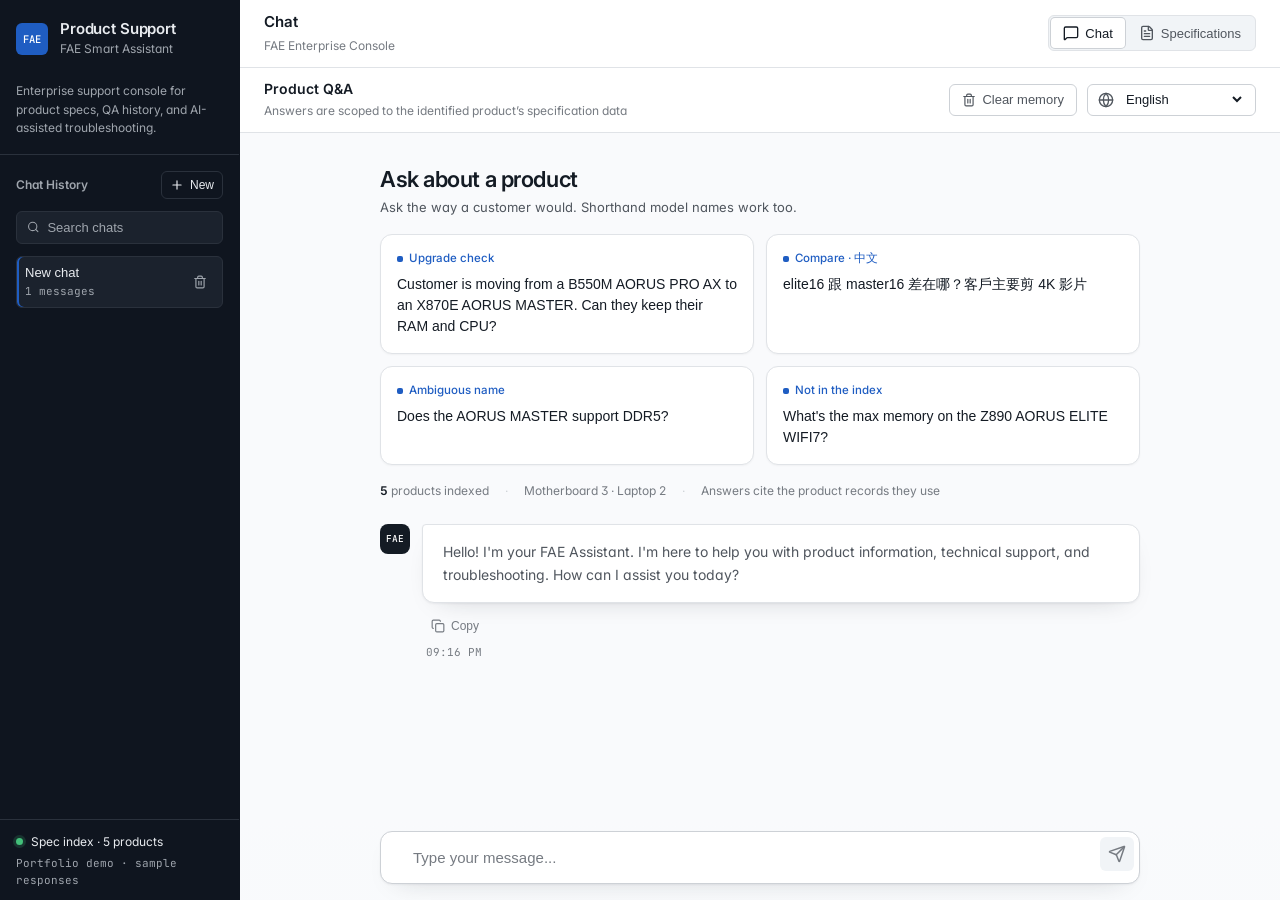
<file: esupport-demo/index.html>
<!DOCTYPE html>
<html lang="en">
  <head>
    <meta charset="UTF-8" />
    
    <meta name="viewport" content="width=device-width, initial-scale=1.0" />
    <title>FAE Smart Assistant · demo</title>
    <style>
      /* Portfolio embed: fit the iframe and scroll inside panels instead of the whole document */
      html, body, #root { height: 100%; }
      .app { height: 100vh; min-height: 0; overflow: hidden; }
      .sidebar { max-height: 100vh; overflow-y: auto; }
      .main-content { min-height: 0; height: 100vh; }
      .content-shell { min-height: 0; overflow-y: auto; }
      .chatbot { min-height: 0; }
    </style>
    <script type="module" crossorigin src="./assets/index-CNEDpgn3.js"></script>
    <link rel="stylesheet" crossorigin href="./assets/index-DbUXR5OI.css">
  </head>
  <body>
    <div id="root"></div>
    <script src="./mock-api.js"></script>
  </body>
</html>
</file>
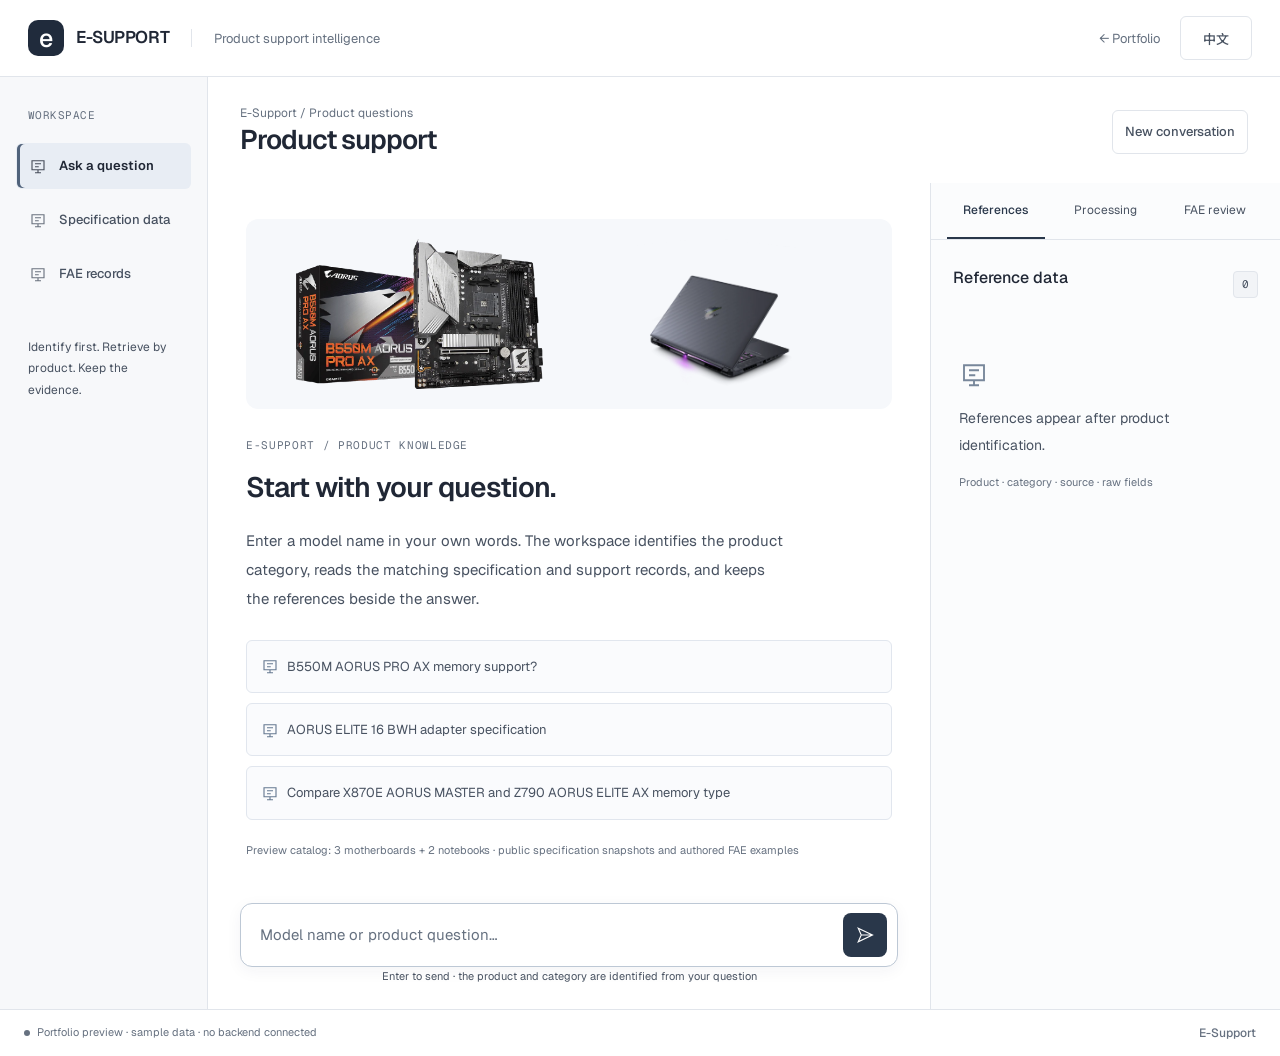
<file: workspace.html>
<!doctype html>
<html lang="zh-Hant">
  <head>
    <meta charset="utf-8">
    <meta name="viewport" content="width=device-width, initial-scale=1">
    <meta name="theme-color" content="#f6f7f9">
    <meta name="description" content="Explore Arthur Wang's E-Support and notebook specification product workspaces.">
    <title>Product workspace | Arthur Wang</title>
    <link rel="icon" href="data:image/svg+xml,%3Csvg xmlns='http://www.w3.org/2000/svg' viewBox='0 0 64 64'%3E%3Crect width='64' height='64' rx='14' fill='%23202735'/%3E%3Ctext x='32' y='44' text-anchor='middle' font-family='Arial' font-size='38' fill='white'%3Ee%3C/text%3E%3C/svg%3E">
    <link rel="preconnect" href="https://fonts.googleapis.com">
    <link rel="preconnect" href="https://fonts.gstatic.com" crossorigin>
    <link href="https://fonts.googleapis.com/css2?family=Geist:wght@400;500;600;700&family=Geist+Mono:wght@400;500&family=Noto+Sans+TC:wght@400;500;600;700&display=swap" rel="stylesheet">
    <link rel="stylesheet" href="project-workspaces.css?v=support-query-flow-5">
    <link rel="stylesheet" href="workspace-polish.css?v=support-query-flow-5">
    <link rel="stylesheet" href="support-workspace.css?v=support-query-flow-5">
    <link rel="stylesheet" href="workspace-motion.css?v=wsm-5">
    <script src="workspace-media.js?v=support-query-flow-5" defer></script>
    <script src="support-catalog.js?v=support-query-flow-5" defer></script>
    <script src="support-workspace.js?v=wsm-1" defer></script>
    <script src="project-workspaces.js?v=wsm-2" defer></script>
    <script src="workspace-page.js?v=support-query-flow-5" defer></script>
  </head>
  <body class="workspace-page">
    <a class="workspace-skip" href="#workspace">Skip to workspace</a>
    <main id="workspace" class="workspace-host" tabindex="-1">
      <noscript>Enable JavaScript to use this interactive product preview. <a href="index.html#work">Return to the portfolio</a>.</noscript>
    </main>
  </body>
</html>
</file>
<file: styles.css>
:root {
  --canvas: #111519;
  color-scheme: dark;
  --surface: #1a2026;
  --body: #c5cdd3;
  --line-strong: #56616a;
  --button-ink: #111519;
  --button-bg: #e3eaf0;
  --button-hover: #b4d4e8;
  --ink: #edf0f2;
  --muted: #a3adb6;
  --line: #303a43;
  --blue-bg: #1d303e;
  --blue: #9bc6e1;
  --green-bg: #213128;
  --green: #aac5ad;
  --red-bg: #36272a;
  --red: #d0abaa;
  --max: 1180px;
  --gutter: clamp(1.2rem, 4vw, 3.5rem);
  --sans: "Geist", "Noto Sans TC", system-ui, sans-serif;
  --serif: "Newsreader", "Noto Serif TC", serif;
  --mono: "Geist Mono", ui-monospace, SFMono-Regular, Menlo, monospace;
  --ease-out-expo: cubic-bezier(.16, 1, .3, 1);
  --ease-reveal: cubic-bezier(.25, .1, .25, 1);
}

* { box-sizing: border-box; }
html { overflow-x: clip; scroll-behavior: smooth; scroll-padding-top: 6rem; }
body { margin: 0; color: var(--ink); background: var(--canvas); font-family: var(--sans); line-height: 1.6; text-rendering: optimizeLegibility; }
a { color: inherit; text-decoration: none; }
button { color: inherit; font: inherit; }
img { display: block; max-width: 100%; }
h1, h2, h3, p, figure { margin-top: 0; }
::selection { color: var(--ink); background: #34546a; }
:focus-visible { outline: 2px solid var(--blue); outline-offset: 4px; }
.shell { width: min(var(--max), calc(100% - (var(--gutter) * 2))); margin: 0 auto; }
.skip-link { position: fixed; top: -5rem; left: 1rem; z-index: 100; padding: .7rem 1rem; color: var(--button-ink); background: var(--button-bg); transition: top 180ms ease; }
.skip-link:focus { top: 1rem; }
.reading-progress { position: fixed; inset: 0 0 auto; z-index: 90; height: 2px; pointer-events: none; }
.reading-progress span { display: block; width: 100%; height: 100%; background: var(--blue); transform: scaleX(0); transform-origin: left; }

.site-header { border-bottom: 1px solid var(--line); background: var(--canvas); }
.nav-shell { width: min(var(--max), calc(100% - (var(--gutter) * 2))); min-height: 4.6rem; margin: 0 auto; display: flex; align-items: center; gap: 2rem; }
.brand { font-size: .9rem; font-weight: 600; line-height: 1.15; }
.brand span { display: block; margin-top: .22rem; color: var(--muted); font-size: .75rem; font-weight: 400; }
.header-actions { margin-left: auto; display: flex; align-items: center; gap: .7rem; }
.resume-link, .button { display: inline-flex; align-items: center; justify-content: center; min-height: 2.55rem; padding: 0 .95rem; border-radius: .35rem; color: var(--button-ink); background: var(--button-bg); font-size: .72rem; font-weight: 600; transition: background 180ms ease, transform 180ms ease; }
.resume-link:hover, .button:hover { background: var(--button-hover); }
.resume-link:active, .button:active { transform: scale(.98); }
.language-switch { display: flex; padding: .2rem; border: 1px solid var(--line); border-radius: .35rem; background: var(--surface); }
.language-switch button { min-width: 1.8rem; padding: .3rem; border: 0; border-radius: .2rem; color: var(--muted); background: transparent; font-size: .75rem; cursor: pointer; }
.language-switch button[aria-pressed="true"] { color: var(--button-ink); background: var(--button-bg); }

.hero { display: grid; grid-template-columns: minmax(0, 1.35fr) minmax(16rem, .4fr); gap: clamp(3rem, 9vw, 8rem); align-items: center; padding: clamp(5rem, 10vw, 8rem) 0; border-bottom: 1px solid var(--line); }
.eyebrow { display: flex; align-items: center; gap: .55rem; margin-bottom: 1.5rem; color: var(--muted); font-size: .72rem; }
h1 { max-width: 52rem; margin-bottom: 1.4rem; font-family: var(--serif); font-size: clamp(4rem, 8vw, 7.6rem); font-weight: 500; line-height: .94; letter-spacing: -.045em; }
.hero-lead { max-width: 43rem; margin-bottom: 2rem; color: var(--body); font-size: clamp(1.08rem, 1.7vw, 1.3rem); line-height: 1.55; text-wrap: pretty; }
.hero-actions { display: flex; align-items: center; gap: 1.25rem; margin-bottom: 3rem; }
.button { min-height: 3rem; padding: 0 1.2rem; font-size: .8rem; }
.text-link { padding-bottom: .15rem; border-bottom: 1px solid var(--ink); font-size: .8rem; font-weight: 500; }
.contact-list { display: flex; flex-wrap: wrap; gap: .65rem 1.4rem; padding: 0; margin: 0; list-style: none; }
.contact-list a { color: var(--muted); font-family: var(--mono); font-size: .75rem; }
.contact-list a:hover { color: var(--ink); }
.portrait-card { align-self: center; margin: 0; }
.portrait-inner { padding: .65rem; border: 1px solid var(--line); border-radius: .7rem; background: var(--surface); }
.portrait-card img { width: 100%; aspect-ratio: 3 / 4; object-fit: cover; object-position: 57% 50%; border-radius: .4rem; filter: saturate(.72) contrast(1.02); }
.portrait-card figcaption { display: flex; flex-direction: column; gap: .2rem; padding: .9rem .2rem .2rem; }
.portrait-card strong { font-size: .78rem; font-weight: 600; }
.portrait-card span { color: var(--muted); font-size: .75rem; line-height: 1.4; }

.snapshot { padding: 3rem 0; }
.section-heading { display: grid; grid-template-columns: minmax(0, 1fr) minmax(16rem, .38fr); gap: 2rem 5rem; align-items: end; margin-bottom: clamp(2.5rem, 6vw, 5rem); padding-top: .85rem; border-top: 1px solid var(--line-strong); }
.section-heading.compact { grid-template-columns: 1fr; margin-bottom: 2.5rem; }
.section-kicker { grid-column: 1 / -1; margin-bottom: 1rem; color: var(--muted); font-family: var(--mono); font-size: .75rem; letter-spacing: .06em; text-transform: uppercase; }
.section-heading h2 { max-width: 48rem; margin: 0; font-family: var(--serif); font-size: clamp(2.8rem, 5.5vw, 5.2rem); font-weight: 500; line-height: 1; letter-spacing: -.04em; text-wrap: balance; }
.section-heading > p:last-child { margin: 0; color: var(--muted); font-size: .84rem; line-height: 1.6; }
.capability-grid { border-top: 1px solid var(--line-strong); }
.capability { min-height: 0; display: grid; grid-template-columns: 3rem minmax(12rem, .4fr) 1fr; gap: 2rem; align-items: baseline; padding: 1.6rem 0; border-bottom: 1px solid var(--line); color: var(--ink); }
.capability > span { font-family: var(--mono); font-size: .75rem; }
.capability h3 { margin: 0; font-family: var(--serif); font-size: clamp(1.3rem, 2.2vw, 1.9rem); font-weight: 600; line-height: 1; letter-spacing: -.03em; }
.capability p { max-width: 38rem; margin: 0; color: var(--muted); font-size: .82rem; line-height: 1.55; }
.outcomes { display: grid; grid-template-columns: repeat(4, 1fr); margin-top: 3rem; border-top: 1px solid var(--line-strong); border-bottom: 1px solid var(--line); }
.outcomes article { min-height: 8rem; padding: 1.3rem; }
.outcomes article + article { border-left: 1px solid var(--line); }
.outcomes strong { display: block; margin-bottom: .55rem; font-family: var(--serif); font-size: clamp(1.8rem, 3vw, 2.7rem); font-weight: 600; line-height: 1; font-variant-numeric: tabular-nums; }
.outcomes p { max-width: 14rem; margin: 0; color: var(--muted); font-size: .875rem; line-height: 1.4; }

.content-section { padding: clamp(6rem, 11vw, 10rem) 0; }
.experience-list { border-top: 1px solid var(--line); }
.experience-item { display: grid; grid-template-columns: 8rem minmax(14rem, .7fr) minmax(20rem, 1.3fr); gap: clamp(1.5rem, 4vw, 4rem); padding: clamp(2.3rem, 5vw, 4rem) 0; border-bottom: 1px solid var(--line); }
.experience-meta { display: flex; flex-direction: column; gap: .35rem; color: var(--muted); font-family: var(--mono); font-size: .75rem; }
.experience-role p { margin-bottom: .5rem; color: var(--blue); font-size: .75rem; font-weight: 600; }
.experience-role h3 { margin: 0; font-family: var(--serif); font-size: clamp(1.55rem, 2.5vw, 2.25rem); font-weight: 600; line-height: 1.08; letter-spacing: -.03em; }
.experience-item ul { padding: 0; margin: 0; list-style: none; }
.experience-item li { position: relative; padding-left: 1rem; color: var(--body); font-size: 1rem; line-height: 1.6; }
.experience-item li + li { margin-top: .62rem; }
.experience-item li::before { content: "—"; position: absolute; left: 0; color: var(--blue); }

.project-list { border-top: 1px solid var(--line-strong); }
.project { display: grid; grid-template-columns: 3rem minmax(18rem, 1fr) minmax(8rem, .28fr); gap: clamp(1.2rem, 4vw, 3.5rem); padding: clamp(2.2rem, 5vw, 4rem) 0; border-bottom: 1px solid var(--line); transition: background-color 400ms ease; }
.project-index { color: var(--muted); font-family: var(--mono); font-size: .75rem; }
.project-type { margin-bottom: .45rem; color: var(--blue); font-family: var(--mono); font-size: .75rem; text-transform: uppercase; }
.project-main h3 { margin-bottom: .75rem; font-family: var(--serif); font-size: clamp(2.2rem, 4.5vw, 4rem); font-weight: 500; line-height: .95; letter-spacing: -.04em; transition: color 350ms ease, transform 550ms var(--ease-out-expo); }
.project-main > p:not(.project-type) { max-width: 43rem; margin-bottom: 1.2rem; color: var(--body); font-size: .85rem; }
.project-main .project-role { margin: -.3rem 0 1.1rem; color: var(--muted); font-family: var(--mono); font-size: .75rem; letter-spacing: .02em; text-transform: uppercase; }
.project-role span { color: var(--blue); }
.project-role strong { color: var(--ink); font-weight: 500; }
.project-details { display: grid; gap: .7rem; max-width: 45rem; padding: 0; margin: 0 0 1.4rem; list-style: none; }
.project-details li { position: relative; padding-left: 1rem; color: var(--body); font-size: 1rem; line-height: 1.75; }
.project-details li::before { position: absolute; top: .72em; left: 0; width: .28rem; height: .28rem; border-radius: 50%; background: var(--blue); content: ""; }
.tags { display: flex; flex-wrap: wrap; gap: .4rem; padding: 0; margin: 0; list-style: none; }
.tags li { color: var(--muted); font-family: var(--mono); font-size: .75rem; }
.tags li + li::before { content: "/"; margin-right: .4rem; color: var(--muted); }
.project-proof { display: grid; align-content: center; grid-template-columns: 1fr; }
.project-proof strong { font-family: var(--serif); font-size: clamp(1.8rem, 3vw, 2.6rem); font-weight: 600; line-height: 1; }
.project-proof span { margin: .25rem 0 1.2rem; color: var(--muted); font-size: .75rem; }
.other-work { padding: 2.2rem 0 0; border-bottom: 1px solid var(--line); }
.other-work-label { margin: 0 0 1rem; color: var(--blue); font-family: var(--mono); font-size: .75rem; letter-spacing: .08em; text-transform: uppercase; }
.side-projects { display: grid; grid-template-columns: 1fr; border-top: 1px solid var(--line); }
.side-project { padding: 1.8rem 2rem 2.2rem 0; }
.side-project + .side-project { padding-right: 0; padding-left: 2rem; border-left: 1px solid var(--line); }
.side-project-heading { display: flex; align-items: baseline; justify-content: space-between; gap: 1rem; margin-bottom: .8rem; }
.side-project h3 { margin: 0; font-family: var(--serif); font-size: clamp(1.6rem, 3vw, 2.3rem); font-weight: 500; letter-spacing: -.03em; }
.side-project-heading span { color: var(--blue); font-family: var(--mono); font-size: .75rem; }
.side-project > p { max-width: 32rem; margin: 0 0 1rem; color: var(--body); font-size: .76rem; line-height: 1.65; }
.side-project ul { display: grid; gap: .55rem; padding: 0; margin: 0; list-style: none; }
.side-project li { position: relative; padding-left: .85rem; color: var(--muted); font-size: .75rem; line-height: 1.6; }
.side-project li::before { position: absolute; left: 0; color: var(--blue); content: "—"; }

.publication { display: block; padding: clamp(5rem, 9vw, 8rem) 0; border-top: 1px solid var(--line-strong); border-bottom: 1px solid var(--line); }
.publication h2 { max-width: 50rem; margin-bottom: 1.5rem; font-family: var(--serif); font-size: clamp(2rem, 4.4vw, 4rem); font-weight: 500; line-height: 1; letter-spacing: -.04em; }
.authors { max-width: 48rem; color: var(--muted); font-size: .72rem; }
.publication-meta { display: flex; flex-wrap: wrap; gap: .45rem; margin-top: 1.5rem; }
.publication-meta span { padding-right: .7rem; color: var(--muted); font-family: var(--mono); font-size: .75rem; }
.publication-meta span + span { padding-left: .7rem; border-left: 1px solid var(--line); }

.skills-layout { display: grid; grid-template-columns: minmax(0, 1.4fr) minmax(15rem, .6fr); gap: clamp(3rem, 8vw, 8rem); }
.skill-groups { border-top: 1px solid var(--line); }
.skill-groups article { display: grid; grid-template-columns: minmax(10rem, .35fr) 1fr; gap: 2rem; padding: 1.6rem 0; border-bottom: 1px solid var(--line); }
.skill-groups h3 { margin: 0; font-size: .82rem; font-weight: 600; }
.skill-groups p { margin: 0; color: var(--muted); font-size: .78rem; }
.education { align-self: start; padding: 1.6rem; border: 1px solid var(--line); border-radius: .7rem; background: var(--surface); }
.meta-label { margin-bottom: .7rem; color: var(--blue); font-family: var(--mono); font-size: .75rem; text-transform: uppercase; }
.education h3 { margin-bottom: .45rem; font-family: var(--serif); font-size: 1.5rem; font-weight: 600; line-height: 1.1; }
.education p:not(.meta-label) { margin-bottom: 0; color: var(--muted); font-size: .72rem; }
.education hr { margin: 1.6rem 0; border: 0; border-top: 1px solid var(--line); }

.footer { margin-top: 0; color: var(--ink); background: var(--canvas); }
.footer-inner { padding: clamp(5rem, 9vw, 8rem) 0 2rem; border-top: 1px solid var(--line-strong); }
.footer h2 { margin-bottom: 1.5rem; font-family: var(--serif); font-size: clamp(2rem, 4vw, 3.5rem); font-weight: 500; line-height: 1; letter-spacing: -.04em; }
.footer-email { display: inline-block; margin-bottom: 5rem; padding-bottom: .15rem; border-bottom: 1px solid var(--ink); font-size: clamp(1rem, 2vw, 1.4rem); }
.footer-base { display: flex; justify-content: space-between; gap: 2rem; padding-top: 1.2rem; border-top: 1px solid var(--line); color: var(--muted); font-size: .75rem; }
.footer-base div { display: flex; gap: 1.5rem; }
.footer-base a:hover { color: var(--ink); }

.reveal { opacity: 1; transform: none; }
.motion-ready .reveal:not(.hero-copy):not(.portrait-card) { opacity: 0; filter: blur(7px); transform: translate3d(0, 30px, 0); transition: opacity 750ms var(--ease-reveal), filter 750ms var(--ease-reveal), transform 750ms var(--ease-reveal); }
.motion-ready .reveal.is-visible:not(.hero-copy):not(.portrait-card) { opacity: 1; filter: blur(0); transform: none; }

.motion-ready .site-header { animation: motion-fade-down 800ms var(--ease-out-expo) both; }
.motion-ready .hero .eyebrow { animation: motion-blur-rise 850ms var(--ease-out-expo) 80ms both; }
.motion-ready .hero h1 { animation: motion-blur-rise 1100ms var(--ease-out-expo) 160ms both; }
.motion-ready .hero-lead { animation: motion-blur-rise 950ms var(--ease-out-expo) 300ms both; }
.motion-ready .hero-actions { animation: motion-soft-rise 850ms var(--ease-out-expo) 440ms both; }
.motion-ready .contact-list { animation: motion-soft-rise 800ms var(--ease-out-expo) 560ms both; }
.motion-ready .portrait-card { animation: motion-portrait-in 1150ms var(--ease-out-expo) 260ms both; }

.motion-ready .project .project-details li { opacity: 0; transform: translateY(10px); transition: opacity 520ms var(--ease-out-expo), transform 520ms var(--ease-out-expo); }
.motion-ready .project.is-visible .project-details li { opacity: 1; transform: none; }
.motion-ready .project.is-visible .project-details li:nth-child(1) { transition-delay: 180ms; }
.motion-ready .project.is-visible .project-details li:nth-child(2) { transition-delay: 270ms; }
.motion-ready .project.is-visible .project-details li:nth-child(3) { transition-delay: 360ms; }
.motion-ready .project.is-visible .project-details li:nth-child(4) { transition-delay: 450ms; }
.motion-ready .project.is-visible .project-details li:nth-child(5) { transition-delay: 540ms; }

@keyframes motion-blur-rise { from { opacity: 0; filter: blur(10px); transform: translateY(26px); } to { opacity: 1; filter: blur(0); transform: none; } }
@keyframes motion-soft-rise { from { opacity: 0; transform: translateY(18px); } to { opacity: 1; transform: none; } }
@keyframes motion-fade-down { from { opacity: 0; transform: translateY(-14px); } to { opacity: 1; transform: none; } }
@keyframes motion-portrait-in { from { opacity: 0; filter: blur(8px); transform: translateY(34px) scale(.96); } to { opacity: 1; filter: blur(0); transform: none; } }

@media (hover: hover) and (pointer: fine) {
  .project:hover { background: rgba(155, 198, 225, .045); }
  .project:hover .project-index { color: var(--blue); }
  .project:hover .project-main h3 { color: var(--blue); transform: translateX(6px); }
}
html[lang="zh-Hant"] h1, html[lang="zh-Hant"] h2, html[lang="zh-Hant"] h3 { font-family: "Noto Serif TC", var(--serif); }
html[lang="zh-Hant"] h1 { line-height: 1.08; letter-spacing: -.05em; }

@media (max-width: 900px) {
  .hero { grid-template-columns: 1fr minmax(12rem, .38fr); gap: 2.5rem; }
  .experience-item { grid-template-columns: 6rem 1fr; }
  .experience-item ul { grid-column: 2; }
}

@media (max-width: 640px) {
  :root { --gutter: 1rem; }
  .hero { min-height: auto; grid-template-columns: 1fr; padding: 3rem 0; }
  h1 { font-size: clamp(3.3rem, 15vw, 5rem); }
  .portrait-card { width: min(44%, 10rem); margin-left: auto; }
  .capability { grid-template-columns: 2rem 1fr; gap: .8rem; }
  .capability p { grid-column: 2; }
  .outcomes { grid-template-columns: 1fr 1fr; }
  .outcomes article:nth-child(3) { border-top: 1px solid var(--line); border-left: 0; }
  .outcomes article:nth-child(4) { border-top: 1px solid var(--line); }
  .section-heading { grid-template-columns: 1fr; }
  .experience-item { grid-template-columns: 1fr; gap: 1.2rem; }
  .experience-item ul { grid-column: 1; }
  .project { grid-template-columns: 2rem 1fr; }
  .project-proof { grid-column: 2; grid-template-columns: auto 1fr; align-items: baseline; gap: .2rem .6rem; }
  .project-proof span { margin-bottom: .6rem; }
  .side-projects { grid-template-columns: 1fr; }
  .side-project { padding: 1.5rem 0; }
  .side-project + .side-project { padding: 1.5rem 0; border-top: 1px solid var(--line); border-left: 0; }
  .publication { grid-template-columns: 1fr; padding: 1.5rem; }
  .publication-mark { display: none; }
  .skills-layout { grid-template-columns: 1fr; }
  .skill-groups article { grid-template-columns: 1fr; gap: .6rem; }
  .footer-base { flex-direction: column; }
  .footer-base div { flex-wrap: wrap; }
}

@media (prefers-reduced-motion: reduce) {
  html { scroll-behavior: auto; }
  *, *::before, *::after { animation-duration: .01ms !important; transition-duration: .01ms !important; }
  .motion-ready .reveal:not(.hero-copy):not(.portrait-card), .motion-ready .project .project-details li { opacity: 1; filter: none; transform: none; }
}

/* Resume-aligned project hierarchy and section navigation. */
.section-nav { display: flex; gap: 1.2rem; margin-left: auto; font-size: .875rem; }
.section-nav a { padding: .5rem 0; }
.section-nav a:hover { color: var(--blue); }
.header-actions { margin-left: 0; }
.project-main > p.project-subtitle, .side-project > p.project-subtitle { color: var(--blue); font-size: 1rem; font-weight: 500; margin: 0 0 1rem; }
.project-main > p:not(.project-type):not(.project-role):not(.project-subtitle) { font-size: 1.05rem; }
.project-main h3 { overflow-wrap: anywhere; line-height: 1.08; }
.project-main .project-role { font-size: .8rem; text-transform: none; }
.project-proof-text strong { font-family: var(--sans); font-size: 1.25rem; line-height: 1.4; }
.project-design { align-self: center; border-left: 2px solid var(--blue); padding-left: 1rem; }
.project-design > span { color: var(--blue); font-size: .75rem; font-weight: 600; }
.project-design p { margin: .6rem 0 0; color: var(--muted); font-size: .95rem; }
.side-project > p { font-size: 1rem; max-width: 45rem; }
.side-project li { font-size: 1rem; max-width: 50rem; }
@media (max-width: 900px) {
  .nav-shell { flex-wrap: wrap; gap: .75rem 1rem; padding: 1rem 0; }
  .header-actions { margin-left: auto; }
  .section-nav { order: 3; width: 100%; margin-left: 0; flex-wrap: wrap; }
}
@media (max-width: 640px) {
  .hero-actions { flex-wrap: wrap; gap: 1rem; margin-bottom: 1.5rem; }
  .project-design { grid-column: 2; margin-top: 1rem; }
  .content-section { padding: 3rem 0; }
}


/* Original portfolio workspace. Inspired by desktop portfolios and elastic interaction studies. */
.sr-only { position: absolute; width: 1px; height: 1px; padding: 0; margin: -1px; overflow: hidden; clip: rect(0, 0, 0, 0); white-space: nowrap; border: 0; }
.hero { grid-template-columns: minmax(0, .95fr) minmax(0, 1.05fr); gap: clamp(2rem, 4vw, 4rem); padding: clamp(3rem, 7vw, 6rem) 0 4rem; }
.hero h1 { font-size: clamp(4.8rem, 8vw, 7.4rem); line-height: .92; margin-bottom: 1.6rem; }
.hero h1 > span { padding-left: .65em; }
.name-period { color: var(--blue); }
.hero .eyebrow { font-family: var(--mono); font-size: .72rem; max-width: 28rem; line-height: 1.7; }
.hero-lead { font-size: clamp(1rem, 1.6vw, 1.18rem); max-width: 29rem; }
.hero-actions { gap: 1rem; flex-wrap: wrap; margin-bottom: 1.8rem; }
.hero-signature { display: flex; align-items: center; gap: .8rem; margin: 0 0 1.2rem; }
.hero-signature img { width: 2.75rem; height: 2.75rem; border-radius: .5rem; object-fit: cover; object-position: 57% 35%; filter: saturate(.65); }
.hero-signature > span { display: grid; gap: .15rem; }
.hero-signature strong { font-size: .8rem; font-weight: 500; }
.hero-signature > span > span { color: var(--muted); font-size: .7rem; }
.contact-list { gap: .5rem 1.2rem; }
.contact-list a { font-size: .7rem; }
.agent-workspace { align-self: center; min-width: 0; border: 1px solid #3b4b56; border-radius: .9rem; background: #151d23; box-shadow: 0 24px 70px -38px #03090e; overflow: hidden; }
.workspace-bar { display: flex; align-items: center; gap: .8rem; padding: 1rem; border-bottom: 1px solid var(--line); color: var(--muted); font-family: var(--mono); font-size: .65rem; }
.window-mark { display: flex; gap: .3rem; }
.window-mark i { width: .4rem; height: .4rem; border: 1px solid #7e929f; border-radius: 50%; }
.window-mark i:first-child { background: #9bc6e1; border-color: #9bc6e1; }
.workspace-local { margin-left: auto; font-family: var(--sans); font-size: .65rem; }
.workspace-switch { display: none; gap: .35rem; padding: .75rem 1rem; border-bottom: 1px solid var(--line); }
.lab-enabled .workspace-switch { display: flex; }
.workspace-switch button { display: flex; align-items: center; justify-content: center; gap: .45rem; min-height: 2.75rem; padding: .65rem .8rem; border: 1px solid transparent; border-radius: .35rem; background: transparent; color: var(--muted); font-size: .75rem; cursor: pointer; transition: background 180ms ease, color 180ms ease; }
.workspace-switch button > span:first-child { font-family: var(--mono); }
.workspace-switch button:hover { background: #202e38; color: var(--ink); }
.workspace-switch button[aria-pressed="true"] { background: #263943; color: #d6eaf3; border-color: #46606e; }
.workspace-view { min-height: 23rem; }
.workspace-view[hidden] { display: none; }
.agent-stage { position: relative; isolation: isolate; display: grid; place-items: center; min-height: 19.5rem; overflow: hidden; background-image: radial-gradient(#35454e 1px, transparent 1px); background-size: 20px 20px; }
.agent-stage::before { content: ""; position: absolute; width: 15rem; height: 15rem; border: 1px solid #425560; border-radius: 50%; z-index: -1; }
.agent-stage::after { content: ""; position: absolute; width: 20rem; height: 12rem; border: 1px solid #33444e; border-radius: 50%; transform: rotate(-25deg); z-index: -1; }
.stage-axis { position: absolute; background: #32424d; opacity: .6; z-index: -1; }
.axis-x { height: 1px; width: 100%; }
.axis-y { width: 1px; height: 100%; }
.stage-coordinate { position: absolute; top: 1rem; left: 1rem; color: #a3adb6; font: .6rem var(--mono); letter-spacing: .07em; }
.orbit-label { position: absolute; color: #a3adb6; font: .6rem var(--mono); }
.orbit-input { left: 1.2rem; top: 55%; }
.orbit-output { right: 1.2rem; top: 38%; }
.elastic-agent { --agent-x: 0px; --agent-y: 0px; --agent-rotation: 0deg; --agent-stretch: 1; --agent-squash: 1; display: block; width: min(68%, 15rem); padding: 0; border: 0; background: transparent; cursor: grab; touch-action: pan-y; -webkit-tap-highlight-color: transparent; }
.elastic-agent.is-grabbed { cursor: grabbing; }
.agent-art { display: block; width: 100%; overflow: visible; }
.agent-body { transform-origin: 130px 140px; transform: translate(var(--agent-x), var(--agent-y)) rotate(var(--agent-rotation)) scale(var(--agent-stretch), var(--agent-squash)); }
.agent-eyes { transform: translate(var(--eye-x, 0px), var(--eye-y, 0px)); }
.stage-status { position: absolute; bottom: .7rem; display: flex; align-items: center; gap: .5rem; color: #c5d5de; font: .65rem var(--mono); }
.status-dot { width: .3rem; height: .3rem; background: var(--blue); border-radius: 50%; }
.agent-instructions { display: flex; align-items: center; justify-content: space-between; gap: 1rem; padding: .8rem 1rem; border-top: 1px solid var(--line); }
.agent-instructions p { margin: 0; color: var(--muted); font-size: .75rem; }
.lab-reset { min-height: 2.75rem; min-width: 2.75rem; padding: .5rem .65rem; border: 1px solid var(--line); border-radius: .3rem; color: var(--ink); background: #1b2933; font-size: .7rem; cursor: pointer; }
.lab-reset:hover { border-color: var(--blue); }
.workspace-footer { display: flex; justify-content: space-between; flex-wrap: wrap; gap: .5rem; padding: .85rem 1rem; border-top: 1px solid var(--line); color: var(--muted); font: .6rem var(--mono); }
.workspace-footer > span:last-child { font-family: var(--sans); }
.lab-project-layout { display: grid; grid-template-columns: minmax(0, .9fr) minmax(0, 1.1fr); min-height: 23rem; }
.lab-project-list { display: flex; flex-direction: column; gap: .25rem; padding: .8rem .5rem; background: #121a20; border-right: 1px solid var(--line); }
.lab-project-list button { display: flex; gap: .55rem; align-items: baseline; min-height: 2.75rem; padding: .85rem .6rem; border: 0; border-radius: .3rem; color: var(--muted); background: transparent; font: .65rem var(--mono); text-align: left; cursor: pointer; }
.lab-project-list button span { font-family: var(--sans); font-size: .78rem; overflow-wrap: anywhere; }
.lab-project-list button:hover, .lab-project-list button[aria-pressed="true"] { color: var(--ink); background: #243742; }
.lab-project-preview { padding: 1.3rem 1rem; min-width: 0; }
.lab-file-label { font: .65rem var(--mono); color: var(--blue); }
.lab-project-name { margin: 1.5rem 0 .8rem; font-family: var(--serif); font-size: 1.8rem; line-height: 1.1; overflow-wrap: anywhere; }
.lab-project-description { color: var(--body); font-size: .8rem; line-height: 1.7; }
.lab-case-link { display: inline-block; margin-top: .6rem; padding: .6rem 0; border-bottom: 1px solid var(--blue); font-size: .8rem; color: var(--blue); }
.terminal-intro { padding: 1rem 1rem 0; }
.terminal-intro > span { color: var(--blue); font: .75rem var(--mono); }
.terminal-intro p { margin: .6rem 0 0; color: var(--muted); font-size: .75rem; line-height: 1.6; }
.terminal-output { height: 12.4rem; overflow-y: auto; overscroll-behavior: contain; padding: .7rem 1rem; font: .75rem/1.7 var(--mono); scrollbar-width: thin; }
.terminal-entry + .terminal-entry { margin-top: 1rem; }
.terminal-prompt { margin: 0 0 .3rem; color: var(--blue); overflow-wrap: anywhere; }
.terminal-result { color: var(--body); }
.terminal-result p { margin-bottom: .5rem; }
.terminal-result a { display: block; padding: .25rem 0; color: var(--ink); text-decoration: underline; text-underline-offset: .2em; overflow-wrap: anywhere; }
.terminal-result a:hover { color: var(--blue); }
.terminal-form { display: flex; align-items: center; gap: .6rem; margin: .5rem 1rem 0; padding: .5rem; border: 1px solid #526b7a; background: #0e151b; border-radius: .35rem; }
.terminal-form label { color: var(--blue); padding: 0 .3rem; font: 1rem var(--mono); }
.terminal-form input { width: 100%; min-width: 0; border: 0; border-radius: .2rem; padding: .3rem; color: var(--ink); background: transparent; font: .85rem var(--mono); }
.terminal-form input::placeholder { color: var(--muted); }
.terminal-form button { flex-shrink: 0; min-height: 2.75rem; padding: .5rem .6rem; border: 0; border-radius: .25rem; background: #263943; color: #d6eaf3; font-size: .75rem; cursor: pointer; }
.terminal-form button:hover { background: #3b5361; }
.terminal-note { margin: .7rem 1rem; color: var(--muted); font-size: .65rem; }
.lab-noscript { padding: 1rem; font-size: .8rem; }
.architecture-strip { position: relative; margin: 1.4rem 0 1.6rem; padding: 1.25rem 1.4rem; border: 1px solid #344650; border-left: 2px solid var(--blue); background: #151e24; border-radius: 0 .5rem .5rem 0; }
.architecture-strip figcaption { margin-bottom: 1rem; color: var(--ink); font: .85rem var(--mono); }
.architecture-strip p { margin: 0 0 .9rem; color: var(--blue); font-size: .9rem; line-height: 1.8; }
.architecture-caption { color: var(--muted); font: .65rem var(--mono); }
.content-section#work { padding-top: 4rem; }
@media (max-width: 1000px) {
  .hero { grid-template-columns: minmax(0, 1fr) minmax(0, 1fr); gap: 2rem; }
  .hero h1 { font-size: 5.5rem; }
  .workspace-local { display: none; }
  .workspace-bar { font-size: .6rem; }
  .workspace-switch { padding: .6rem; gap: .1rem; }
  .workspace-switch button { flex: 1; padding: .65rem .4rem; font-size: .7rem; }
  .lab-project-layout { grid-template-columns: 1fr; }
  .lab-project-list { display: grid; grid-template-columns: 1fr 1fr; border-right: 0; border-bottom: 1px solid var(--line); }
  .lab-project-list button { padding: .5rem; }
  .lab-project-preview { padding: 1rem; }
  .lab-project-name { margin-top: .8rem; font-size: 1.5rem; }
}
@media (max-width: 760px) {
  .hero { grid-template-columns: 1fr; gap: 2.2rem; padding-top: 2.8rem; }
  .hero-copy { max-width: 34rem; }
  .hero h1 { font-size: clamp(4.8rem, 16vw, 6.5rem); }
  .hero h1 br { display: none; }
  .hero h1 > span { display: inline-block; padding-left: .12em; }
  .hero-lead { max-width: 34rem; }
  .agent-workspace { width: 100%; }
  .workspace-bar { padding: .85rem; }
  .workspace-local { display: block; }
  .workspace-view { min-height: 22rem; }
  .agent-stage { min-height: 18rem; }
  .lab-project-layout { min-height: 22rem; grid-template-columns: minmax(0, .9fr) minmax(0, 1.1fr); }
  .lab-project-list { display: flex; border-right: 1px solid var(--line); border-bottom: 0; }
  .lab-project-list button { padding: .7rem .5rem; }
  .lab-project-list button span { font-size: .75rem; }
  .lab-project-preview { padding: 1rem .8rem; }
  .lab-project-description { font-size: .8rem; }
  .lab-project-name { font-size: 1.5rem; }
  .terminal-output { height: 10.8rem; }
  .architecture-strip { padding: 1rem; }
  .architecture-strip figcaption { font-size: .75rem; line-height: 1.7; }
}
@media (max-width: 360px) {
  .workspace-local { display: none; }
  .workspace-footer { font-size: .55rem; }
  .lab-project-layout { grid-template-columns: 1fr; }
  .lab-project-list { display: grid; grid-template-columns: 1fr 1fr; border-right: 0; border-bottom: 1px solid var(--line); }
  .lab-project-name { margin-top: .5rem; }
  .hero-signature > span > span { font-size: .65rem; }
}
@media (prefers-reduced-motion: reduce) {
  *, *::before, *::after { animation-delay: 0ms !important; }
  .agent-body, .agent-eyes { transform: none; }
}
@media print {
  :root { --ink: #15191c; --body: #353c42; --muted: #505a62; --canvas: #fff; --blue: #234f69; --line: #b8c0c6; --line-strong: #87959f; }
  .agent-workspace, .reading-progress, .language-switch, .hero-actions { display: none !important; }
  .hero { display: block; padding: 1rem 0; }
  .hero h1 { font-size: 3rem; }
  .hero h1 br { display: none; }
  .hero h1 > span { padding-left: .2em; }
  .motion-ready .reveal:not(.hero-copy):not(.portrait-card), .motion-ready .project .project-details li { opacity: 1; transform: none; filter: none; }
  .content-section { padding: 2rem 0; }
  .architecture-strip, .education { background: #fff; }
}

/* Agent-first surface: explicit goals, observable tools, and source-linked results. */
.hero { grid-template-columns: minmax(0, .83fr) minmax(0, 1.17fr); padding: 3.5rem 0; align-items: center; }
.hero h1 { font-family: var(--sans); font-weight: 500; font-size: clamp(4.5rem, 7vw, 6.5rem); letter-spacing: -.065em; line-height: .98; }
html[lang="zh-Hant"] .hero h1 { font-family: var(--sans); }
.hero h1 > span { padding-left: .2em; }
.hero .eyebrow { color: var(--blue); }
.hero-lead { max-width: 28rem; line-height: 1.7; }
.agent-principles { display: flex; gap: 1.2rem; margin: 1.5rem 0 2rem; color: var(--muted); font: .75rem var(--mono); }
.agent-principles span { display: flex; align-items: center; gap: .5rem; }
.agent-principles span::before { width: .3rem; height: .3rem; border: 1px solid var(--blue); content: ""; }
.agent-workspace { border-radius: .65rem; background: #121a20; }
.workspace-bar { background: #18232b; color: #bfced7; }
.window-mark { width: 1rem; height: 1rem; position: relative; }
.window-mark i { position: absolute; width: .3rem; height: .3rem; border-radius: 1px; border-color: #99b9ca; }
.window-mark i:nth-child(1) { left: 0; top: 0; }
.window-mark i:nth-child(2) { right: 0; top: 0; }
.window-mark i:nth-child(3) { left: .35rem; bottom: 0; }
.workspace-switch { padding: .5rem .8rem; background: #141f27; gap: .25rem; }
.workspace-switch button { border-radius: .25rem; font-family: var(--mono); }
.agent-session { min-height: 0; }
.session-header { display: flex; justify-content: space-between; align-items: center; gap: 1rem; padding: 1.15rem 1.2rem .75rem; }
.session-eyebrow { margin: 0 0 .35rem; color: var(--muted); font: .6rem var(--mono); letter-spacing: .1em; }
.session-header h2 { margin: 0; color: var(--ink); font: 500 1.6rem/1.2 var(--sans); letter-spacing: -.035em; }
html[lang="zh-Hant"] .session-header h2 { font-family: var(--sans); }
.session-state { flex-shrink: 0; display: inline-flex; align-items: center; gap: .4rem; color: var(--muted); font: .65rem var(--mono); }
.session-state::before { content: ""; width: .35rem; height: .35rem; border: 1px solid currentColor; border-radius: 50%; }
.session-state[data-state="complete"] { color: #b1c9ad; }
.session-state[data-state="running"] { color: #b4d4e8; }
.session-state[data-state="running"]::before { background: currentColor; }
.session-state[data-state="stopped"], .session-state[data-state="empty"], .session-state[data-state="error"] { color: #dac59e; }
.session-prompts { display: none; flex-wrap: wrap; gap: .4rem; margin: 0 1.2rem .7rem; }
.lab-enabled .session-prompts { display: flex; }
.session-prompts button { min-height: 2.75rem; padding: .4rem .6rem; background: #1a2933; color: #c2d5e0; border: 1px solid #354b59; border-radius: .3rem; font-size: .72rem; cursor: pointer; transition: background 160ms ease, border-color 160ms ease; }
.session-prompts button:hover { background: #273e4b; border-color: #8fb4c9; }
.session-form { display: none; align-items: center; gap: .35rem; margin: 0 1.2rem 1rem; padding: .4rem; border: 1px solid #4f6878; border-radius: .35rem; background: #0e151a; }
.lab-enabled .session-form { display: flex; }
.session-form input { flex: 1; width: 100%; min-width: 0; padding: .5rem; color: var(--ink); background: transparent; border: 0; border-radius: .2rem; font: .85rem/1.4 var(--sans); }
.session-form input::placeholder { color: var(--muted); }
.session-form button { flex-shrink: 0; min-height: 2.75rem; padding: .5rem .7rem; border: 0; border-radius: .25rem; color: #10191f; background: #bfd9e7; font-size: .75rem; font-weight: 600; cursor: pointer; }
.session-form button:hover { background: #e0edf4; }
.session-form .session-stop { color: #e2ccaa; background: #342e25; border: 1px solid #7a694e; }
.session-form .session-stop:hover { background: #4b3f2d; }
.session-form [hidden] { display: none; }
.session-run-body { max-height: 28rem; overflow: auto; overscroll-behavior: auto; padding: 0 1.2rem; scrollbar-width: thin; scrollbar-color: #536d7b #121a20; }
.session-pipeline { display: grid; grid-template-columns: repeat(4, minmax(0, 1fr)); gap: .4rem; list-style: none; padding: 0; margin: 0 0 .9rem; }
.session-pipeline li { position: relative; display: flex; align-items: center; gap: .4rem; padding: .7rem .35rem .6rem; border-top: 2px solid #35424b; color: var(--muted); font: .65rem var(--mono); }
.session-pipeline li > span:first-child { color: #9aabb7; font-size: .6rem; }
.session-pipeline li[data-state="done"] { border-top-color: #86b7c7; color: #c6dce5; }
.session-pipeline li[data-state="active"] { border-top-color: #d5e4ed; color: #edf0f2; background: #20323e; }
.session-pipeline li[data-state="paused"] { border-top-color: #baa47e; }
.session-plan { display: grid; grid-template-columns: 4.5rem 1fr; gap: .65rem; margin-bottom: .9rem; }
.session-plan > span { color: #a4b6c2; font: .65rem/1.7 var(--mono); }
.session-plan p { margin: 0; color: #c0cdd6; font-size: .75rem; line-height: 1.7; }
.session-trace { border-top: 1px solid var(--line); border-bottom: 1px solid var(--line); margin-bottom: 1rem; }
.session-trace summary { display: flex; align-items: center; gap: .6rem; min-height: 2.75rem; color: #b8cbd7; font: .7rem var(--mono); cursor: pointer; list-style: none; }
.session-trace summary::-webkit-details-marker { display: none; }
.session-trace summary::before { content: "+"; font-size: 1rem; color: var(--blue); }
.session-trace[open] summary::before { content: "−"; }
.session-tool-count { margin-left: auto; color: #a3adb6; font-size: .6rem; }
.session-tool-log { display: grid; gap: .5rem; margin: 0 0 .8rem; padding: 0; list-style: none; }
.session-tool-call { display: grid; grid-template-columns: auto 1fr auto; gap: .6rem; align-items: baseline; font: .6rem/1.6 var(--mono); }
.session-tool-call code { color: #a9cee3; font: inherit; }
.session-call-args { color: #a8b4bd; overflow: hidden; text-overflow: ellipsis; white-space: nowrap; min-width: 0; }
.session-call-result { color: #b1c9ad; }
.session-result { margin-bottom: .85rem; }
.session-result-heading { display: flex; justify-content: space-between; gap: .5rem; color: #a3b7c4; font: .6rem var(--mono); letter-spacing: .02em; }
.session-result h3 { margin: .55rem 0 .9rem; color: var(--ink); font: 500 1rem/1.5 var(--sans); }
html[lang="zh-Hant"] .session-result h3 { font-family: var(--sans); }
.session-evidence-list { display: grid; gap: .8rem; }
.session-source { border-left: 2px solid #5d879e; padding: .2rem 0 .2rem .85rem; }
.session-source-name { display: inline-block; padding: .15rem 0; color: #d4e3ed; font-size: .83rem; font-weight: 600; }
.session-source-name:hover { text-decoration: underline; text-underline-offset: .2em; }
.session-source-excerpt { margin: .4rem 0 .25rem; color: #b6c5d0; font-size: .75rem; line-height: 1.75; }
.session-source-link { display: inline-block; padding: .45rem 0; color: #a0c5da; font-size: .65rem; text-decoration: underline; text-underline-offset: .2em; }
.session-feedback { margin: 0; color: #c1c9ce; font-size: .8rem; line-height: 1.7; }
.session-feedback:empty { display: none; }
.session-disclosure { margin: 0; padding: .8rem 1.2rem; border-top: 1px solid var(--line); color: var(--muted); font-size: .65rem; }
.session-noscript { padding: 1rem; font-size: .85rem; }
.agent-companion { border-top: 1px solid var(--line); }
.agent-companion > summary { display: flex; align-items: center; min-height: 2.75rem; padding: .6rem 1.2rem; color: #9fb2bf; font-size: .7rem; cursor: pointer; }
.agent-companion > div { border-top: 1px solid var(--line); }
.agent-companion .agent-stage { min-height: 13rem; }
.agent-companion .elastic-agent { width: 10rem; }
.agent-companion .agent-stage::before { width: 11rem; height: 11rem; }
.agent-companion .agent-stage::after { width: 15rem; height: 8rem; }
.agent-companion .stage-coordinate { display: none; }
.agent-companion .orbit-label { top: 50%; }
.workspace-footer { background: #131e25; }
@media (max-width: 1100px) {
  .hero { grid-template-columns: minmax(0, .85fr) minmax(0, 1.15fr); gap: 1.8rem; }
  .hero h1 { font-size: 5rem; }
  .session-header { padding: 1rem .85rem .75rem; }
  .session-prompts { margin-right: .85rem; margin-left: .85rem; }
  .session-form { margin-right: .85rem; margin-left: .85rem; }
  .session-run-body { padding-right: .85rem; padding-left: .85rem; }
  .session-prompts button { font-size: .65rem; }
  .session-tool-call { grid-template-columns: auto 1fr; }
  .session-call-result { grid-column: 2; }
  .session-plan { grid-template-columns: 1fr; gap: .2rem; }
}
@media (max-width: 850px) {
  .hero { grid-template-columns: 1fr; gap: 2.5rem; padding-top: 2.5rem; }
  .hero-copy { max-width: 38rem; }
  .hero h1 { font-size: clamp(4.5rem, 12vw, 6rem); }
  .hero h1 br { display: none; }
  .hero h1 > span { display: inline-block; padding-left: .15em; }
  .agent-workspace { width: 100%; }
  .hero-lead { max-width: 36rem; }
  .session-header { padding: 1.2rem; }
  .session-prompts { margin-left: 1.2rem; margin-right: 1.2rem; }
  .session-form { margin-left: 1.2rem; margin-right: 1.2rem; }
  .session-run-body { padding-left: 1.2rem; padding-right: 1.2rem; max-height: 30rem; }
  .session-tool-call { grid-template-columns: auto 1fr auto; }
  .session-call-result { grid-column: auto; }
  .session-plan { grid-template-columns: 4.5rem 1fr; gap: .65rem; }
}
@media (max-width: 480px) {
  .hero h1 { font-size: clamp(4.3rem, 17vw, 5.5rem); }
  .agent-principles { margin-bottom: 1.6rem; }
  .session-header { padding: 1rem .85rem .75rem; gap: .5rem; }
  .session-header h2 { font-size: 1.35rem; }
  .session-state { font-size: .6rem; }
  .session-prompts { margin-left: .85rem; margin-right: .85rem; gap: .35rem; }
  .session-prompts button { font-size: .65rem; padding: .4rem .5rem; }
  .session-form { margin-left: .85rem; margin-right: .85rem; }
  .lab-enabled .session-form { display: grid; grid-template-columns: minmax(0, 1fr) auto; }
  .session-form input { flex-basis: calc(100% - 4rem); font-size: 1rem; }
  .session-form .session-stop { grid-column: 2; margin-left: auto; }
  .session-run-body { max-height: 28rem; padding-left: .85rem; padding-right: .85rem; }
  .session-plan { grid-template-columns: 1fr; gap: .2rem; }
  .session-tool-call { grid-template-columns: auto 1fr; }
  .session-call-result { grid-column: 2; }
  .session-source-name { font-size: .8rem; }
  .session-source-excerpt { font-size: .8rem; }
  .session-disclosure { padding-right: .85rem; padding-left: .85rem; font-size: .6rem; line-height: 1.7; }
}
@media print {
  .hero { display: block; }
  .hero h1 { font-size: 3rem; }
}
</file>
<file: design.css>
/* UI UX Pro Max: editorial hierarchy, accessible controls, progressive disclosure. */
:root {
  color-scheme: light;
  --canvas: #f7f7f4;
  --surface: #ffffff;
  --surface-soft: #fafaf7;
  --surface-strong: #e6e5e0;
  --ink: #26251e;
  --body: #5a5852;
  --muted: #69665d;
  --line: #e6e5e0;
  --line-strong: #cfcdc4;
  --accent: #f54e00;
  --accent-soft: #fff0e8;
  --blue: #b63b00;
  --button-bg: #d04200;
  --button-hover: #b63b00;
  --button-ink: #ffffff;
  --success: #1f7658;
  --warning: #8a5715;
  --error: #b72d4f;
  --max: 1280px;
  --gutter: clamp(1.25rem, 5vw, 5rem);
  --radius: 1rem;
  --serif: var(--sans);
}
html[lang="zh-Hant"] h1, html[lang="zh-Hant"] h2, html[lang="zh-Hant"] h3 { font-family: var(--sans); }
body { background: var(--canvas); -webkit-font-smoothing: antialiased; }
button, summary, a { -webkit-tap-highlight-color: transparent; touch-action: manipulation; }
button, summary { cursor: pointer; }
a, button, summary { transition: color 180ms ease, background-color 180ms ease, border-color 180ms ease; }
::selection { color: var(--ink); background: #f9dac8; }
.site-header { position: sticky; top: 0; z-index: 50; background: var(--canvas); }
.nav-shell { min-height: 88px; gap: 2.5rem; }
.brand { display: flex; align-items: center; gap: .8rem; flex-shrink: 0; }
.brand .brand-monogram { display: grid; place-items: center; width: 44px; height: 44px; margin: 0; border: 1px solid var(--line-strong); border-radius: 50%; color: var(--blue); font: 500 1.4rem var(--sans); letter-spacing: -.08em; }
.brand .brand-name { margin: 0; color: var(--ink); font-size: .9rem; font-weight: 500; }
.brand-name small { display: block; margin-top: .3rem; color: var(--muted); font-size: .7rem; font-weight: 400; }
.section-nav { gap: 1.6rem; }
.section-nav a { display: inline-flex; align-items: center; min-height: 44px; position: relative; color: var(--muted); font-size: .8rem; }
.section-nav a:hover, .section-nav a[aria-current] { color: var(--ink); }
.section-nav a[aria-current]::after { content: ""; position: absolute; left: 0; right: 0; bottom: 0; height: 2px; background: var(--blue); }
.header-actions { gap: 1rem; }
.language-switch { padding: 2px; border-radius: 99px; background: transparent; }
.language-switch button { min-width: 44px; min-height: 44px; border-radius: 50%; }
.language-switch button[aria-pressed="true"] { color: var(--ink); background: var(--surface-strong); }
.resume-link { min-height: 44px; padding: 0 1rem; border: 1px solid var(--line-strong); border-radius: 99px; color: var(--ink); background: transparent; font-size: .8rem; }
.resume-link:hover { color: var(--blue); background: var(--accent-soft); border-color: var(--blue); }
.hero { grid-template-columns: minmax(0, 1fr) minmax(0, 1fr); gap: clamp(2.5rem, 5vw, 5rem); padding: 4.5rem 0; border-bottom: 0; align-items: start; }
.hero-copy { min-width: 0; padding-top: .5rem; }
.hero .eyebrow { max-width: 32rem; margin-bottom: 2rem; color: var(--muted); font-size: .68rem; letter-spacing: .04em; }
.hero-label { margin: 0 0 .8rem; color: var(--blue); font-size: .95rem; }
.hero h1 { margin: 0 0 1.7rem; font-size: clamp(5.5rem, 8.5vw, 8rem); font-weight: 500; line-height: .92; letter-spacing: -.075em; }
.hero h1 > span { padding-left: 0; color: var(--ink); }
.name-period { color: var(--accent); }
.hero-lead { max-width: 29rem; font-size: 1.08rem; line-height: 1.8; margin-bottom: 1.5rem; }
.hero-actions { gap: 1rem 1.3rem; margin-bottom: 2.2rem; }
.button { gap: 1.3rem; min-height: 52px; padding: 0 1.3rem; border-radius: 99px; font-size: .86rem; }
.button::after { content: "↗"; font-size: 1.1rem; }
.text-link { display: inline-flex; align-items: center; min-height: 44px; padding: 0; border-color: var(--line-strong); font-size: .8rem; }
.agent-cta { color: var(--muted); }
.hero-signature { padding-top: 1.5rem; border-top: 1px solid var(--line); }
.hero-signature img { width: 44px; height: 44px; border-radius: 50%; filter: saturate(.5); }
.hero-signature strong { font-size: .85rem; }
.hero-signature > span > span { font-size: .74rem; }
.contact-list { gap: .4rem 1.2rem; }
.contact-list a { display: inline-flex; align-items: center; min-height: 44px; font-size: .7rem; }
.agent-workspace { border: 1px solid var(--line-strong); border-radius: var(--radius); background: var(--surface); box-shadow: none; }
.workspace-bar { padding: 1.1rem 1.25rem; background: var(--surface-soft); font-size: .68rem; color: var(--body); }
.window-mark { position: static; display: flex; width: auto; height: auto; gap: 5px; }
.window-mark i { position: static; width: 7px; height: 7px; border: 0; border-radius: 50%; background: var(--line-strong); }
.window-mark i:first-child { background: var(--blue); }
.workspace-local { color: var(--blue); font: .65rem var(--mono); }
.workspace-switch { padding: .5rem .8rem; background: var(--surface); }
.workspace-switch button { flex: 1; font-size: .7rem; border-radius: .5rem; }
.workspace-switch button:hover, .workspace-switch button[aria-pressed="true"] { background: var(--accent-soft); color: var(--blue); border-color: transparent; }
.session-header { padding: 1.5rem 1.4rem 1rem; }
.session-eyebrow { font-size: .65rem; letter-spacing: .12em; }
.session-header h2 { font-size: 1.9rem; }
.session-state { color: var(--blue); padding: .35rem .6rem; border: 1px solid var(--line-strong); border-radius: 99px; }
.session-prompts { margin: 0 1.4rem .9rem; }
.session-prompts button { flex-grow: 1; padding: .5rem .65rem; color: var(--body); border-color: var(--line-strong); border-radius: .45rem; background: transparent; font-size: .72rem; }
.session-prompts button:hover { background: var(--accent-soft); border-color: var(--blue); }
.session-form { margin: 0 1.4rem 1.3rem; padding: .4rem; border-color: var(--line-strong); border-radius: .6rem; background: var(--canvas); }
.session-form:focus-within { outline: 2px solid var(--blue); outline-offset: 3px; }
.session-form input { font-size: 1rem; }
.session-form button { border-radius: .35rem; background: var(--button-bg); color: var(--button-ink); min-width: 60px; }
.session-form button:hover { background: var(--button-hover); }
.session-run-body { max-height: 21rem; padding: 0 1.4rem; scrollbar-color: var(--line-strong) transparent; }
.session-plan p { color: var(--body); font-size: .82rem; }
.session-plan > span, .session-result-heading, .session-trace summary { color: var(--muted); }
.session-result { padding: 1rem; border: 1px solid var(--line); border-radius: .6rem; background: var(--surface-soft); }
.session-result h3 { margin-bottom: .4rem; }
.session-source { border-color: var(--blue); }
.session-source-name, .session-source-link { color: var(--blue); }
.session-source-excerpt { color: var(--body); font-size: .83rem; }
.session-disclosure { padding: 1rem 1.4rem; font-size: .7rem; }
.agent-companion > summary { padding-inline: 1.4rem; color: var(--muted); font-size: .75rem; }
.workspace-footer { background: var(--surface-soft); padding: 1rem 1.4rem; font-size: .65rem; }
.lab-project-list, .terminal-form { background: var(--canvas); }
.lab-project-list button[aria-pressed="true"] { background: var(--accent-soft); }
.impact-strip { display: grid; grid-template-columns: 1.5fr repeat(3, 1fr); align-items: center; gap: 2rem; padding: 2rem 0; border-block: 1px solid var(--line); }
.impact-intro { display: flex; align-items: flex-start; gap: .8rem; max-width: 15rem; color: var(--muted); font-size: .9rem; }
.status-beacon { flex-shrink: 0; width: 7px; height: 7px; margin-top: .6rem; background: var(--blue); border-radius: 50%; box-shadow: 0 0 0 5px #f54e0010; }
.impact-strip > div:not(:first-child) { padding-left: 2rem; border-left: 1px solid var(--line); }
.impact-strip strong { display: block; font-size: 2.6rem; font-weight: 400; line-height: 1.2; letter-spacing: -.06em; font-variant-numeric: tabular-nums; }
.impact-strip > div > span:not(.status-beacon) { color: var(--muted); font-size: .78rem; }
.content-section, .content-section#work { padding: 6rem 0; }
.section-heading { grid-template-columns: 1.2fr 1fr; gap: 1.5rem 5rem; margin-bottom: 2.5rem; padding: 0; border: 0; }
.section-kicker { margin: 0; color: var(--blue); font-size: .7rem; letter-spacing: .12em; }
.section-heading h2 { font-family: var(--sans); font-size: clamp(2.5rem, 4.5vw, 4.3rem); font-weight: 400; letter-spacing: -.055em; line-height: 1.1; }
.section-heading > p:last-child { max-width: 24rem; justify-self: end; font-size: .95rem; }
.project-list { display: grid; gap: 1.25rem; border: 0; }
.project { position: relative; grid-template-columns: 2rem minmax(0, 1fr) minmax(9rem, .26fr); gap: 1.8rem; padding: 2.5rem; border: 1px solid var(--line); border-radius: var(--radius); background: var(--surface); }
.project:hover { background: var(--surface-soft); }
.project-index { padding-top: .15rem; color: var(--blue); }
.project-type { margin-bottom: .8rem; font-size: .68rem; line-height: 1.7; }
.project-main h3 { font-family: var(--sans); font-size: clamp(1.9rem, 3.5vw, 3rem); line-height: 1.1; letter-spacing: -.045em; }
.project:hover .project-main h3 { transform: none; }
.project-main > p:not(.project-type) { font-size: 1rem; line-height: 1.75; }
.project-main > .project-subtitle { color: var(--muted); font-size: .8rem; }
.project-main .project-role { font-size: .72rem !important; }
.architecture-strip { padding: 1rem 1.2rem; border: 1px solid var(--line); border-radius: .5rem; background: var(--surface-soft); }
.architecture-strip figcaption { margin-bottom: .6rem; font-size: .8rem; }
.architecture-strip p { margin-bottom: .5rem; color: var(--blue); font-size: .85rem; }
.project-proof { align-content: start; gap: 0; padding-top: 2.4rem; }
.project-proof strong { font-family: var(--sans); color: var(--blue); font-size: 2.3rem; font-weight: 400; letter-spacing: -.05em; }
.project-proof span { margin: .5rem 0 2rem; font-size: .75rem; }
.project-proof-text strong { font-size: 1.4rem; line-height: 1.3; letter-spacing: -.03em; }
.project-design { align-self: start; padding: 1rem; border-color: var(--line); background: var(--surface-soft); border-radius: .5rem; }
.project-deep-dive { margin: 0 0 1.5rem; border-block: 1px solid var(--line); }
.project-deep-dive summary { display: flex; align-items: center; justify-content: space-between; gap: 1rem; min-height: 52px; list-style: none; color: var(--ink); font-size: .85rem; }
.project-deep-dive summary::-webkit-details-marker { display: none; }
.detail-toggle { display: grid; place-items: center; width: 28px; height: 28px; border: 1px solid var(--line-strong); border-radius: 50%; color: var(--blue); font-size: 1.2rem; transition: transform 180ms; }
.project-deep-dive[open] .detail-toggle { transform: rotate(45deg); }
.project-deep-dive .project-details { padding: .5rem 0; }
.project-details li { font-size: .95rem; }
.tags { gap: .5rem; }
.tags li { padding: .3rem .65rem; border: 1px solid var(--line); border-radius: 99px; font-size: .65rem; }
.tags li + li::before { content: none; }
.other-work { margin-top: 2rem; padding: 1.5rem 0 0; }
.other-work-label { font-size: .7rem; }
.side-project h3 { font-family: var(--sans); }
.side-project > p { max-width: 48rem; font-size: .95rem; }
.side-project li { font-size: .9rem; }
.snapshot { padding: 2rem 0 5rem; }
.capability-grid { display: grid; grid-template-columns: repeat(3, minmax(0, 1fr)); border: 1px solid var(--line); border-radius: var(--radius); overflow: hidden; }
.capability { display: block; padding: 2rem; border-bottom: 0; }
.capability + .capability { border-left: 1px solid var(--line); }
.capability > span { color: var(--blue); }
.capability h3 { margin: 2rem 0 1rem; font-family: var(--sans); font-size: 1.55rem; line-height: 1.2; font-weight: 400; }
.capability p { font-size: .95rem; line-height: 1.8; }
.experience-item { grid-template-columns: 10rem minmax(12rem, .65fr) minmax(0, 1fr); gap: 2.5rem; }
.experience-meta { font-size: .72rem; }
.experience-role h3 { font-family: var(--sans); font-size: 1.6rem; line-height: 1.3; font-weight: 400; }
.experience-item li { font-size: .95rem; }
.publication { padding: 3rem; background: var(--surface); border: 1px solid var(--line); border-radius: var(--radius); }
.publication .section-kicker { margin-bottom: 1.5rem; }
.publication h2 { max-width: 62rem; font-family: var(--sans); font-size: clamp(1.8rem, 3.3vw, 3rem); font-weight: 400; line-height: 1.25; }
.authors { font-size: .9rem; line-height: 1.8; }
.publication-meta span { color: var(--blue); font-size: .75rem; }
.skill-groups h3 { font-size: .95rem; }
.skill-groups p { font-size: .95rem; line-height: 1.8; }
.education { padding: 2rem; background: var(--surface); border-radius: var(--radius); }
.education h3 { font-family: var(--sans); font-size: 1.5rem; font-weight: 400; line-height: 1.3; }
.education p:not(.meta-label) { font-size: .85rem; }
.footer-inner { padding: 4rem 0 2rem; }
.footer .section-kicker { margin-bottom: 2rem; }
.footer h2 { font-family: var(--sans); font-size: clamp(3rem, 7vw, 6rem); font-weight: 400; letter-spacing: -.06em; }
.footer-email { font-size: clamp(1rem, 2.5vw, 2rem); color: var(--blue); border-color: var(--line-strong); overflow-wrap: anywhere; }
.footer-base a { display: inline-flex; align-items: center; min-height: 44px; }
/* Topic-based portfolio guide. These are destinations, not sequential stages. */
.guide-intro { max-width: 27rem; margin: .8rem 0 0; color: var(--muted); font-size: .95rem; line-height: 1.7; }
.session-header { align-items: flex-start; }
.session-state { margin-top: .2rem; }
#portfolio-agent-session[data-status="idle"] .session-state { display: none; }
.lab-enabled .guide-topics { display: grid; gap: .65rem; }
.guide-topics button { display: grid; grid-template-columns: 24px minmax(0, 1fr) 20px; align-items: center; gap: 1rem; width: 100%; padding: 1rem; text-align: left; border: 1px solid var(--line); border-radius: .7rem; background: var(--surface-soft); }
.guide-topics button svg { width: 24px; height: 24px; color: var(--blue); }
.guide-topics button > span:not(.topic-arrow) { display: grid; gap: .3rem; }
.guide-topics strong { color: var(--ink); font-size: .95rem; font-weight: 500; line-height: 1.45; }
.guide-topics small { color: var(--muted); font-size: .8rem; line-height: 1.6; }
.guide-topics .topic-arrow { color: var(--blue); font-size: 1.2rem; transition: transform 180ms ease; }
.guide-topics button:hover { border-color: var(--line-strong); background: var(--accent-soft); }
.guide-topics button:hover .topic-arrow { transform: translate(2px, -2px); }
.guide-topics button[aria-pressed="true"] { border-color: var(--blue); background: var(--accent-soft); }
.guide-custom { margin: 0 1.4rem .8rem; }
.guide-custom > summary { min-height: 44px; display: flex; align-items: center; gap: .7rem; color: var(--muted); font-size: .8rem; list-style: none; }
.guide-custom > summary::-webkit-details-marker { display: none; }
.guide-custom > summary::before { content: "+"; font: 1rem var(--mono); color: var(--blue); }
.guide-custom[open] > summary::before { content: "−"; }
.guide-custom .session-form { margin: .5rem 0 1rem; }
.session-run-body { max-height: none; overflow: visible; }
.session-result { scroll-margin-top: 10rem; padding: 1.25rem 0 0; border: 0; border-top: 1px solid var(--line); border-radius: 0; background: transparent; }
.session-result-heading { font-size: .65rem; letter-spacing: .08em; }
.session-result h3 { margin: .6rem 0 1rem; font-size: 1rem; }
.session-evidence-list { gap: .75rem; }
.session-source { padding: 1rem; border: 1px solid var(--line); border-radius: .7rem; background: var(--surface-soft); }
.session-source-name { font-size: 1rem; }
.session-source-excerpt { font-size: .85rem; line-height: 1.8; }
.session-source-link { min-height: 44px; display: inline-flex; align-items: center; font-size: .75rem; }
.session-trace { margin: 1rem 0; border-bottom: 0; }
.session-trace summary { font-family: var(--sans); font-size: .75rem; }
#portfolio-agent-session[data-status="idle"] .session-result { padding: .5rem 0; border-top: 0; }
#portfolio-agent-session[data-status="idle"] .session-result h3 { color: var(--muted); font-size: .8rem; font-weight: 400; margin: 0; }
#portfolio-agent-session[data-status="idle"] .session-result-heading,
#portfolio-agent-session[data-status="idle"] .session-trace,
#portfolio-agent-session[data-status="idle"] .session-evidence-list { display: none; }
@media (max-width: 600px) {
  .guide-custom { margin-inline: 1rem; }
  .guide-topics button { gap: .75rem; padding: 1rem .85rem; }
  .guide-topics strong { font-size: 1rem; }
  .guide-topics small { font-size: .85rem; }
  .session-state { font-size: .6rem; }
  .session-header { gap: .5rem; }
  .guide-intro { font-size: 1rem; }
}

/* Research-grounded architecture: source-linked steps, not simulated execution. */
.memory-workflow { margin: 1.8rem 0; }
.memory-workflow h4 { margin: 0 0 1rem; color: var(--ink); font: 500 1.15rem/1.5 var(--sans); letter-spacing: -.02em; }
.memory-workflow .architecture-strip { margin: 0 0 1rem; }
.memory-workflow .architecture-caption { display: block; font: .82rem/1.8 var(--sans); }
.memory-panel { border-top: 1px solid var(--line); }
.memory-panel > summary { display: flex; align-items: center; justify-content: space-between; gap: .75rem; min-height: 56px; padding: .8rem 0; list-style: none; color: var(--ink); font-size: .9rem; font-weight: 500; }
.memory-panel > summary::-webkit-details-marker { display: none; }
.memory-panel-mark { display: grid; place-items: center; flex-shrink: 0; width: 28px; height: 28px; border: 1px solid var(--line-strong); border-radius: 50%; color: var(--blue); font: 1rem var(--mono); transition: transform 180ms ease; }
.memory-panel[open] .memory-panel-mark { transform: rotate(45deg); }
.memory-steps { counter-reset: memory-step; list-style: none; padding: .5rem 0 .5rem; margin: 0; }
.memory-steps > li { counter-increment: memory-step; position: relative; margin-left: 15px; padding: 0 0 1.4rem 2rem; border-left: 1px solid var(--line-strong); }
.memory-steps > li:last-child { border-left-color: transparent; padding-bottom: .75rem; }
.memory-steps > li::before { position: absolute; left: -15px; top: 0; display: grid; place-items: center; width: 29px; height: 29px; border: 1px solid var(--line-strong); border-radius: 50%; color: var(--blue); background: var(--surface); content: counter(memory-step, decimal-leading-zero); font: .6rem var(--mono); }
.memory-workflow h5 { margin: 0 0 .4rem; padding-top: .1rem; color: var(--ink); font: 500 .95rem/1.6 var(--sans); }
.memory-workflow li p { margin: 0; color: var(--body); font-size: .9rem; line-height: 1.85; }
.memory-guards { padding: 0; margin: 0; list-style: none; }
.memory-guards li { padding: 1rem; margin-bottom: .75rem; border: 1px solid var(--line); border-radius: .5rem; background: var(--surface-soft); }
.memory-defaults { padding-top: 1rem; border-top: 1px solid var(--line); margin-bottom: .7rem; color: var(--blue); font: .7rem/1.9 var(--mono); }
.memory-source-note { margin-bottom: 0; color: var(--muted); font-size: .72rem; line-height: 1.8; }
@media (max-width: 600px) {
  .memory-workflow h4 { font-size: 1.1rem; }
  .memory-workflow h5, .memory-panel > summary { font-size: 1rem; }
  .memory-workflow li p { font-size: 1rem; }
  .memory-steps > li { padding-left: 1.6rem; }
  .memory-workflow .architecture-caption { font-size: .9rem; }
}

/* Warm neutral surfaces also cover the original interactive components. */
.project-type, .project-main .project-subtitle { color: var(--muted); }
.project-proof strong { color: var(--ink); }
.architecture-strip p { color: var(--body); }
.session-state[data-state="complete"], .session-call-result { color: var(--success); }
.session-state[data-state="running"], .session-tool-call code { color: var(--blue); }
.session-state[data-state="stopped"], .session-state[data-state="empty"] { color: var(--warning); }
.session-state[data-state="error"] { color: var(--error); }
.session-tool-count, .session-call-args { color: var(--muted); }
.session-form input::placeholder, .terminal-form input::placeholder { color: var(--muted); }
.session-form .session-stop { color: var(--error); background: var(--surface); border-color: var(--line-strong); }
.session-form .session-stop:hover { background: var(--accent-soft); }
.session-feedback { color: var(--body); }
.lab-project-list { background: var(--surface-soft); }
.lab-project-list button:hover { color: var(--ink); background: var(--accent-soft); }
.lab-project-preview { background: var(--surface); }
.lab-reset { color: var(--ink); background: var(--surface); }
.agent-stage { background: radial-gradient(var(--line-strong) 1px, transparent 1px) 0 0 / 20px 20px var(--surface-soft); }
.agent-stage::before, .agent-stage::after { border-color: var(--line-strong); }
.stage-axis { background: var(--line); }
.stage-coordinate, .orbit-label, .stage-status { color: var(--muted); }
/* The complete research manuscript and the user-confirmed source repository. */
.paper-links { display: flex; flex-wrap: wrap; align-items: center; gap: .75rem; margin: 1.2rem 0 1.8rem; }
.paper-links a { display: inline-flex; align-items: center; justify-content: center; min-height: 48px; padding: .6rem 1.05rem; border: 1px solid var(--line-strong); border-radius: 99px; font-size: .83rem; font-weight: 500; }
.paper-links .paper-primary { color: var(--button-ink); background: var(--button-bg); border-color: var(--button-bg); }
.paper-links .paper-primary:hover { background: var(--button-hover); border-color: var(--button-hover); }
.paper-links .paper-secondary { color: var(--ink); background: var(--surface); }
.paper-links .paper-secondary:hover { color: var(--blue); background: var(--accent-soft); border-color: var(--blue); }
.paper-file-meta { margin: 1.5rem 0 0; color: var(--muted); font: .75rem/1.8 var(--mono); }
.paper-reader { margin-top: 1.5rem; border: 1px solid var(--line-strong); border-radius: .65rem; overflow: hidden; }
.paper-reader > summary { display: flex; align-items: center; justify-content: space-between; gap: 1rem; min-height: 56px; padding: .85rem 1.2rem; list-style: none; background: var(--surface-soft); color: var(--ink); font-size: .95rem; }
.paper-reader > summary::-webkit-details-marker { display: none; }
.paper-reader > summary > span:last-child { color: var(--blue); font: 1.2rem var(--mono); transition: transform 180ms ease; }
.paper-reader[open] > summary > span:last-child { transform: rotate(45deg); }
.paper-reader-body { padding: 1rem; border-top: 1px solid var(--line); }
.paper-reader-body p { margin: 0 0 1rem; color: var(--body); font-size: .85rem; }
.paper-reader iframe { display: block; width: 100%; height: 70dvh; min-height: 420px; max-height: 900px; border: 1px solid var(--line); background: var(--surface-soft); }
@media (max-width: 600px) {
 .paper-links { align-items: stretch; }
 .paper-links a { font-size: .85rem; flex-grow: 1; }
 .paper-reader > summary { padding-inline: .85rem; }
 .paper-reader-body { padding: .7rem; }
 .paper-reader iframe { min-height: 360px; }
}
@media print { .paper-reader { display: none; } }

/* Keep content immediately readable; motion is limited to interaction feedback. */
.motion-ready .reveal, .motion-ready .project .project-details li { opacity: 1 !important; transform: none !important; filter: none !important; transition: none !important; }
.motion-ready .site-header, .motion-ready .hero .eyebrow, .motion-ready .hero h1, .motion-ready .hero-lead, .motion-ready .hero-actions, .motion-ready .contact-list { animation: none; }
@media (max-width: 1100px) {
  .nav-shell { gap: 1.5rem; }
  .section-nav { gap: 1rem; }
  .brand-name small { display: none; }
  .hero { gap: 2.5rem; }
  .hero h1 { font-size: clamp(5rem, 9vw, 7rem); }
  .project { padding: 2rem; gap: 1.25rem; }
  .experience-item { grid-template-columns: 8rem 1fr; }
  .experience-item ul { grid-column: 2; }
}
@media (max-width: 850px) {
  .nav-shell { min-height: 76px; flex-wrap: wrap; gap: 0 1rem; padding-block: .75rem; }
  .section-nav { order: 3; display: flex; justify-content: space-between; width: 100%; margin-top: .75rem; border-top: 1px solid var(--line); }
  .section-nav a { font-size: .8rem; }
  .header-actions { margin-left: auto; }
  .hero { grid-template-columns: 1fr; padding: 3rem 0; gap: 3rem; }
  .hero-copy { max-width: none; }
  .hero h1 { font-size: clamp(5rem, 13vw, 7.5rem); }
  .hero h1 br { display: none; }
  .hero h1 > span { padding-left: .15em; }
  .hero-lead { max-width: 38rem; }
  .impact-strip { grid-template-columns: repeat(3, 1fr); gap: 1.5rem; }
  .impact-intro { grid-column: 1 / -1; max-width: none; }
  .impact-strip > div:nth-child(2) { border-left: 0; padding-left: 0; }
  .impact-strip > div:not(:first-child) { padding-left: 1.25rem; }
  .impact-strip > div:nth-child(2) { padding-left: 0; }
  .impact-strip strong { font-size: 2.2rem; }
  .section-heading { gap: 1.5rem 2rem; }
  .section-heading > p:last-child { font-size: .9rem; }
  .capability { padding: 1.5rem; }
  .capability h3 { font-size: 1.3rem; }
  .skills-layout { grid-template-columns: 1fr; gap: 2rem; }
  .content-section, .content-section#work { padding: 4rem 0; }
  html { scroll-padding-top: 10rem; }
}
@media (max-width: 600px) {
  .brand .brand-monogram { width: 40px; height: 40px; }
  .brand .brand-name { font-size: .8rem; }
  .resume-link { padding-inline: .7rem; font-size: .7rem; }
  .header-actions { gap: .5rem; }
  .language-switch button { min-width: 40px; }
  .hero .eyebrow { margin-bottom: 1.5rem; font-size: .65rem; }
  .hero h1 { font-size: clamp(4.4rem, 17vw, 6.5rem); }
  .hero h1 br { display: block; }
  .hero h1 > span { padding: 0; }
  .hero-lead { font-size: 1rem; }
  .hero-actions { gap: .75rem 1.2rem; }
  .hero-actions .button { width: 100%; justify-content: space-between; }
  .hero-signature > span > span { font-size: .7rem; }
  .contact-list { gap: .25rem 1rem; }
  .workspace-bar { padding: 1rem; gap: .65rem; }
  .workspace-local { font-size: .6rem; }
  .workspace-switch button { padding-inline: .4rem; font-size: .65rem; }
  .session-header { padding: 1.25rem 1rem 1rem; }
  .session-header h2 { font-size: 1.6rem; }
  .session-prompts { margin-inline: 1rem; }
  .session-prompts button { font-size: .72rem; }
  .session-form { margin-inline: 1rem; }
  .session-run-body { padding-inline: 1rem; }
  .session-plan { grid-template-columns: 1fr; }
  .session-plan p, .session-source-excerpt { font-size: .85rem; }
  .session-disclosure { padding-inline: 1rem; font-size: .7rem; }
  .impact-strip { gap: 1.5rem .75rem; }
  .impact-strip > div:not(:first-child) { padding-left: .75rem; }
  .impact-strip > div:nth-child(2) { padding-left: 0; }
  .impact-strip strong { font-size: 1.9rem; }
  .impact-strip > div > span:not(.status-beacon) { font-size: .68rem; }
  .section-heading { grid-template-columns: 1fr; gap: 1rem; }
  .section-heading > p:last-child { max-width: 100%; justify-self: start; }
  .project { grid-template-columns: 1fr; padding: 1.5rem; gap: .75rem; }
  .project-index { font-size: .7rem; }
  .project-main { min-width: 0; }
  .project-main h3 { font-size: 2rem; overflow-wrap: anywhere; }
  .project-main > p:not(.project-type) { font-size: 1rem; }
  .project-proof { grid-column: 1; grid-template-columns: 1fr 1fr; padding-top: 1rem; border-top: 1px solid var(--line); align-items: baseline; gap: .3rem 1rem; }
  .project-proof strong { font-size: 2rem; }
  .project-proof span { margin: 0 0 .6rem; }
  .project-proof-text strong { font-size: 1.2rem; }
  .project-design { grid-column: 1; margin: 0; }
  .architecture-strip { padding: 1rem; }
  .architecture-strip figcaption { font-size: .75rem; }
  .capability-grid { grid-template-columns: 1fr; }
  .capability { padding: 1.5rem; }
  .capability + .capability { border-left: 0; border-top: 1px solid var(--line); }
  .capability h3 { margin: 1rem 0 .75rem; font-size: 1.5rem; }
  .experience-item { grid-template-columns: 1fr; gap: 1rem; }
  .experience-item ul { grid-column: 1; }
  .experience-meta { flex-direction: row; flex-wrap: wrap; gap: .5rem 1rem; }
  .publication { padding: 1.5rem; }
  .skill-groups article { grid-template-columns: 1fr; gap: .75rem; }
  .footer-email { margin-bottom: 3rem; }
  .footer-base { gap: 1rem; }
}
@media (max-width: 360px) {
  .brand .brand-name { display: none; }
  .workspace-local { display: none; }
  .impact-strip strong { font-size: 1.65rem; }
}
@media (prefers-reduced-motion: reduce) {
  html { scroll-behavior: auto; }
  *, *::before, *::after { animation: none !important; transition: none !important; }
}
@media print {
  :root { --canvas: #fff; --surface: #fff; --ink: #111; --body: #333; --muted: #444; --blue: #b63b00; --line: #bbb; }
  .site-header { position: static; }
  .hero { display: block; }
  .hero h1 { font-size: 3rem; }
  .hero-label, .impact-strip, .section-nav { display: none; }
  .project, .publication, .education { background: #fff; break-inside: avoid; }
  .content-section, .content-section#work { padding: 2rem 0; }
  .project-deep-dive > .project-details { display: block !important; }
  .project-deep-dive::details-content { content-visibility: visible; }
}
/* Header avatar photo in place of the monogram */
.brand img.brand-avatar { display: block; padding: 0; object-fit: cover; background: var(--surface); }
</file>
<file: terminal.css>
/* Arthur CLI — refined warm-light terminal.
   One window: tab bar → transcript → composer → status bar. Mono for the machine (prompts, paths,
   tool calls, status); sans for the answers people actually read. Accent orange marks the cursor,
   prompts and the primary action only. */
#view-terminal.cli {
  --cli-bg: #fdfdfb;
  --cli-chrome: #f7f7f4;
  --cli-sunken: #f2f1ec;
  --cli-line: #e6e5e0;
  --cli-line-strong: #d6d4cb;
  --cli-ink: #26251e;
  --cli-body: #4f4d47;
  --cli-dim: #69665d;
  --cli-accent: #b63b00;
  --cli-orange: #f54e00;
  --cli-tint: #fff3ec;
  --cli-ok: #1f7658;
  --cli-mono: var(--mono, "Geist Mono", ui-monospace, SFMono-Regular, Menlo, monospace);
  --cli-ease: cubic-bezier(.2, .7, .2, 1);
  display: flex; flex-direction: column; min-width: 0;
  color: var(--cli-ink); background: var(--cli-bg);
}
#view-terminal.cli[hidden] { display: none; }
.cli kbd {
  display: inline-grid; place-items: center; min-width: 1.35rem; height: 1.35rem; padding: 0 .3rem;
  border: 1px solid var(--cli-line-strong); border-bottom-width: 2px; border-radius: .3rem;
  background: var(--cli-bg); color: var(--cli-body); font: 500 .66rem/1 var(--cli-mono);
}

/* ── Tab bar ─────────────────────────────────────────────── */
.cli-topbar {
  display: flex; align-items: stretch; justify-content: space-between; gap: .75rem;
  min-height: 48px; padding: 0 .5rem 0 0; background: var(--cli-chrome); border-bottom: 1px solid var(--cli-line);
}
.cli-tab {
  position: relative; display: flex; align-items: center; gap: .55rem; min-width: 0; padding: 0 1.1rem;
  background: var(--cli-bg); border-right: 1px solid var(--cli-line); margin-bottom: -1px;
  font: 500 .78rem/1 var(--cli-mono); white-space: nowrap;
}
.cli-tab::before { content: ""; position: absolute; inset: 0 0 auto; height: 2px; background: var(--cli-orange); }
.cli-glyph { color: var(--cli-accent); font-weight: 500; letter-spacing: -.08em; }
.cli-tab-name { color: var(--cli-ink); }
.cli-tab-path { color: var(--cli-dim); font-weight: 400; overflow: hidden; text-overflow: ellipsis; }
.cli-topbar button {
  display: inline-flex; align-items: center; gap: .4rem; min-height: 36px; padding: 0 .7rem;
  border: 1px solid transparent; border-radius: .45rem; background: transparent; color: var(--cli-body);
  font: 500 .74rem/1 var(--sans);
  transition: background-color 160ms var(--cli-ease), border-color 160ms var(--cli-ease), color 160ms var(--cli-ease);
}
.cli-topbar button::after { content: ""; position: absolute; inset: -4px 0; } /* 44px hit area */
.cli-topbar button { position: relative; }
.cli-topbar button svg { width: 14px; height: 14px; fill: none; stroke: currentColor; stroke-width: 1.5; stroke-linecap: round; stroke-linejoin: round; }
.cli-topbar button:hover { color: var(--cli-ink); background: var(--cli-bg); border-color: var(--cli-line); }
.cli-topbar button:active { transform: scale(.97); }

/* ── Transcript ──────────────────────────────────────────── */
#view-terminal .cli-transcript {
  height: 27rem; overflow-y: auto; overscroll-behavior: contain; padding: 1.5rem 1.4rem 1rem;
  font: .88rem/1.75 var(--sans); color: var(--cli-body); overflow-wrap: anywhere;
  scrollbar-width: thin; scrollbar-color: var(--cli-line-strong) transparent;
  -webkit-mask-image: linear-gradient(to bottom, transparent 0, #000 14px, #000 calc(100% - 14px), transparent 100%);
          mask-image: linear-gradient(to bottom, transparent 0, #000 14px, #000 calc(100% - 14px), transparent 100%);
}
#view-terminal .cli-transcript:focus-visible { outline: 2px solid var(--cli-accent); outline-offset: -2px; }

/* Welcome */
.cli-brand-mark { color: var(--cli-orange); font: 1.05rem/1 var(--cli-mono); }
.cli-small-label { display: block; margin-bottom: .4rem; color: var(--cli-dim); font: 500 .68rem/1 var(--cli-mono); letter-spacing: .12em; text-transform: uppercase; }
.cli-example {
  display: grid; grid-template-columns: 1.5rem minmax(0, 1fr) auto; align-items: center; gap: .6rem;
  width: 100%; min-height: 44px; padding: .45rem .6rem; border: 1px solid transparent; border-radius: .5rem;
  background: transparent; color: var(--cli-ink); text-align: left; font: .82rem/1.5 var(--cli-mono);
  transition: background-color 160ms var(--cli-ease), border-color 160ms var(--cli-ease);
}
.cli-example-index { color: var(--cli-dim); font-size: .72rem; }
.cli-example .cli-example-arrow { opacity: 0; transform: translateX(-4px); transition: opacity 160ms var(--cli-ease), transform 160ms var(--cli-ease); }
.cli-example:hover, .cli-example:focus-visible { background: var(--cli-tint); border-color: #f6d4c1; }
.cli-example:hover .cli-example-index, .cli-example:focus-visible .cli-example-index { color: var(--cli-accent); }
.cli-example:hover .cli-example-arrow, .cli-example:focus-visible .cli-example-arrow { opacity: 1; transform: none; }
.cli-example:active { transform: scale(.99); }


/* Shared answer parts */
.cli-chip-row { display: flex; flex-wrap: wrap; gap: .4rem; margin: .5rem 0 .4rem; }
.cli-chip {
  position: relative; display: inline-flex; align-items: center; min-height: 36px; padding: 0 .8rem;
  border: 1px solid var(--cli-line-strong); border-radius: 999px; background: #fff; color: var(--cli-ink); font: 500 .78rem/1 var(--sans);
  transition: background-color 160ms var(--cli-ease), border-color 160ms var(--cli-ease);
}
.cli-chip::after { content: ""; position: absolute; inset: -4px 0; }
.cli-chip:hover { background: var(--cli-tint); border-color: #f0c4aa; color: var(--cli-accent); }
.cli-chip-row .cli-source-link { margin: 0; }
.cli-footnote { margin: .6rem 0 .4rem !important; color: var(--cli-dim) !important; font: .72rem/1.6 var(--cli-mono); }
.cli-answer mark { padding: 0 .12em; border-radius: .2em; background: #fde3d3; color: var(--cli-ink); }


.cli-metric-grid { display: grid; grid-template-columns: repeat(auto-fill, minmax(9.5rem, 1fr)); gap: .5rem; margin: .4rem 0 1rem; }
.cli-metric {
  display: grid; align-content: start; gap: .15rem; min-height: 44px; padding: .75rem .8rem; border: 1px solid var(--cli-line); border-radius: .55rem;
  background: #fff; color: var(--cli-body); text-decoration: none; transition: border-color 160ms var(--cli-ease);
}
.cli-metric:hover { border-color: #f0c4aa; }
.cli-metric strong { color: var(--cli-ink); font: 400 1.55rem/1.15 var(--sans); letter-spacing: -.04em; font-variant-numeric: tabular-nums; }
.cli-metric span { font-size: .76rem; line-height: 1.45; }
.cli-metric small { margin-top: .25rem; color: var(--cli-accent); font: .66rem/1.3 var(--cli-mono); }

/* /contact */
.cli-contact { display: grid; gap: .3rem; padding: .9rem 1rem; border: 1px solid var(--cli-line); border-radius: .65rem; background: #fff; }
.cli-contact-row { display: flex; flex-wrap: wrap; align-items: center; justify-content: space-between; gap: .5rem; }
.cli-contact-email { display: inline-flex; align-items: center; min-height: 44px; color: var(--cli-ink); font: 500 1.05rem/1.3 var(--sans); text-decoration: none; overflow-wrap: anywhere; }
.cli-contact-email:hover { color: var(--cli-accent); }


/* ── Engine: boot log ────────────────────────────────────── */
.cli-live { display: inline-flex; align-items: center; gap: .35rem; margin-left: .35rem; padding: .2rem .5rem; border-radius: 999px; background: #e7f3ee; color: var(--cli-ok); font: 500 .62rem/1 var(--cli-mono); letter-spacing: .04em; text-transform: uppercase; }
.cli-live::before { content: ""; width: 6px; height: 6px; border-radius: 50%; background: currentColor; animation: cli-pulse 1.6s ease-in-out infinite; }
.cli-boot { display: grid; gap: 1.1rem; }
.cli-boot-head { display: grid; gap: .3rem; }
.cli-boot-logo { justify-self: start; padding: .25rem .55rem; border-radius: .35rem; background: var(--cli-ink); color: #fbe3d4; font: 500 .7rem/1.2 var(--cli-mono); letter-spacing: .06em; }
.cli-boot-head h2 { margin: .35rem 0 0; color: var(--cli-ink); font: 500 1.35rem/1.25 var(--sans); letter-spacing: -.03em; }
.cli-boot-head p { margin: 0; color: var(--cli-body); font-size: .86rem; }
.cli-boot-log {
  display: grid; gap: .1rem; padding: .8rem .95rem; border-radius: .7rem; background: #1b1a17; color: #d9d6cc;
  font: .74rem/1.75 var(--cli-mono); box-shadow: inset 0 0 0 1px rgb(255 255 255 / 5%), 0 14px 30px -22px rgb(27 26 23 / 70%);
}
.cli-boot-row { display: grid; grid-template-columns: 1rem 4.2rem minmax(0, 1fr) auto; align-items: center; gap: .55rem; min-height: 1.75rem; }
.cli-boot-row.is-fresh { animation: cli-in 260ms var(--cli-ease) both; }
.cli-boot-row.is-fresh:nth-child(2) { animation-delay: 70ms; } .cli-boot-row.is-fresh:nth-child(3) { animation-delay: 140ms; } .cli-boot-row.is-fresh:nth-child(5) { animation-delay: 210ms; }
.cli-boot-mark { color: #7fd1a8; text-align: center; }
.cli-boot-row.is-warn .cli-boot-mark { color: #f0b46a; }
.cli-boot-row.is-idle .cli-boot-mark { color: #8b877c; }
.cli-boot-row.is-busy .cli-boot-mark { width: 9px; height: 9px; justify-self: center; border: 1.5px solid #4a463d; border-top-color: #ff8a4c; border-radius: 50%; animation: cli-spin 700ms linear infinite; }
.cli-boot-key { color: #ff9d66; }
.cli-boot-value { display: flex; flex-wrap: wrap; align-items: center; gap: .3rem .6rem; min-width: 0; color: #e8e5dc; overflow-wrap: anywhere; }
.cli-boot-num { color: #a8a397; font-variant-numeric: tabular-nums; }
.cli-boot-log .cli-chip { min-height: 30px; padding: 0 .7rem; border-color: #4a463d; background: #2a2823; color: #ffd2b8; font: 500 .7rem/1 var(--cli-mono); }
.cli-boot-log .cli-chip:hover { background: #36332c; border-color: #ff8a4c; color: #fff; }
.cli-progress { position: relative; display: inline-block; width: 7rem; height: 6px; overflow: hidden; border-radius: 3px; background: #34312a; }
.cli-progress > span { position: absolute; inset: 0; background: linear-gradient(90deg, #ff6a1f, #ffb07a); transform-origin: left; transition: transform 200ms linear; }
.cli-tries { display: grid; gap: .15rem; }
.cli-tries .cli-small-label { margin-bottom: .35rem; }
.cli-example {
  display: grid; grid-template-columns: 1.5rem minmax(0, 1fr) auto; align-items: center; gap: .6rem;
  width: 100%; min-height: 44px; padding: .45rem .6rem; border: 1px solid transparent; border-radius: .5rem;
  background: transparent; color: var(--cli-ink); text-align: left; font: .82rem/1.5 var(--cli-mono);
  transition: background-color 160ms var(--cli-ease), border-color 160ms var(--cli-ease);
}
.cli-example-index { color: var(--cli-dim); font-size: .72rem; }
.cli-example .cli-example-arrow { opacity: 0; transform: translateX(-4px); transition: opacity 160ms var(--cli-ease), transform 160ms var(--cli-ease); }
.cli-example:hover, .cli-example:focus-visible { background: var(--cli-tint); border-color: #f6d4c1; }
.cli-example:hover .cli-example-index, .cli-example:focus-visible .cli-example-index { color: var(--cli-accent); }
.cli-example:hover .cli-example-arrow, .cli-example:focus-visible .cli-example-arrow { opacity: 1; transform: none; }
.cli-bench-hint { justify-self: start; min-height: 44px; margin-top: .2rem; padding: 0 .6rem; border: 0; background: transparent; color: var(--cli-dim); font: .74rem/1.4 var(--cli-mono); text-decoration: underline dotted; text-underline-offset: .25em; }
.cli-bench-hint:hover { color: var(--cli-accent); }

/* ── Engine: retrieval pipeline ──────────────────────────── */
.cli-pipeline { margin: 0 0 1rem; padding: .85rem .95rem .75rem; border-radius: .7rem; background: #1b1a17; color: #d9d6cc; font: .7rem/1.4 var(--cli-mono); box-shadow: inset 0 0 0 1px rgb(255 255 255 / 5%); }
.cli-stages { position: relative; display: grid; grid-template-columns: repeat(5, minmax(0, 1fr)); gap: .4rem; margin: 0; padding: 0; list-style: none; }
.cli-stages::before { content: ""; position: absolute; top: 5px; left: 5px; right: 10%; height: 1px; background: linear-gradient(90deg, #ff8a4c, #4a463d); transform-origin: left; }
.is-fresh .cli-stages::before { animation: cli-line 520ms var(--cli-ease) both; }
.cli-stages li { position: relative; display: grid; gap: .2rem; min-width: 0; }
.is-fresh .cli-stages li { animation: cli-in 260ms var(--cli-ease) both; animation-delay: calc(var(--i) * 80ms); }
.cli-stage-dot { width: 11px; height: 11px; border-radius: 50%; background: #1b1a17; box-shadow: inset 0 0 0 2px #ff8a4c; }
.is-done .cli-stage-dot { background: #ff8a4c; box-shadow: 0 0 0 3px rgb(255 138 76 / 22%); }
.is-skipped .cli-stage-dot { box-shadow: inset 0 0 0 2px #4a463d; }
.cli-stage-name { margin-top: .35rem; color: #f4f1e8; font-weight: 500; }
.cli-stage-detail { color: #a8a397; overflow: hidden; text-overflow: ellipsis; white-space: nowrap; }
.cli-stage-time { color: #7fd1a8; font-variant-numeric: tabular-nums; }
.is-skipped .cli-stage-name, .is-skipped .cli-stage-time { color: #6f6b61; }
.cli-pipeline-foot { display: flex; align-items: flex-end; justify-content: space-between; gap: .8rem; margin-top: .75rem; padding-top: .6rem; border-top: 1px solid #2f2c26; }
.cli-spark { display: flex; align-items: flex-end; gap: 3px; height: 22px; }
.cli-spark span { width: 6px; height: calc(var(--h) * 100%); min-height: 2px; border-radius: 1px; background: #4a463d; transform-origin: bottom; }
.is-fresh .cli-spark span { animation: cli-grow 420ms var(--cli-ease) both; animation-delay: calc(300ms + var(--i) * 30ms); }
.cli-spark span.is-top { background: #ff8a4c; }
.cli-pipeline-total { color: #a8a397; text-align: right; }

/* ── Engine: passages ────────────────────────────────────── */
.cli-passage { margin: 0 0 .55rem; padding: .7rem .85rem .55rem; border: 1px solid var(--cli-line); border-radius: .6rem; background: #fff; }
.cli-passage.is-lead { border-color: #f0c4aa; box-shadow: 0 10px 26px -20px rgb(182 59 0 / 60%); }
.cli-passage-meta { display: flex; flex-wrap: wrap; align-items: center; gap: .3rem .6rem; margin-bottom: .35rem; font: .68rem/1.4 var(--cli-mono); color: var(--cli-dim); }
.cli-rank { padding: .1rem .4rem; border-radius: .3rem; background: var(--cli-sunken); color: var(--cli-ink); font-weight: 500; }
.is-lead .cli-rank { background: var(--cli-accent); color: #fff; }
.cli-signals { display: inline-flex; flex-wrap: wrap; gap: .5rem; font-variant-numeric: tabular-nums; }
.cli-passage-text { margin: 0 0 .2rem !important; color: var(--cli-ink) !important; font-size: .9rem; line-height: 1.7; }
.cli-passage:not(.is-lead) .cli-passage-text { color: var(--cli-body) !important; font-size: .84rem; }
.cli-passage-text.is-typing::after { content: ""; display: inline-block; width: .5em; height: 1.05em; margin-left: 1px; vertical-align: -.15em; background: var(--cli-orange); animation: cli-caret 900ms steps(1) infinite; }
.cli-answer mark { padding: 0 .12em; border-radius: .2em; background: #fde3d3; color: var(--cli-ink); }
.cli-passage-source { position: relative; display: inline-flex; align-items: center; min-height: 32px; color: var(--cli-accent); font: 500 .7rem/1.3 var(--cli-mono); text-decoration: none; }
.cli-passage-source::after { content: ""; position: absolute; inset: -6px -4px; }
.cli-passage-source:hover { text-decoration: underline; text-underline-offset: .2em; }
.cli-scope-chip { flex-shrink: 0; padding: .15rem .5rem; border-radius: 999px; background: var(--cli-tint); color: var(--cli-accent); font: 500 .68rem/1.4 var(--cli-mono); }
.cli-chip-row { display: flex; flex-wrap: wrap; gap: .4rem; margin: .5rem 0 .4rem; }
.cli-chip { position: relative; display: inline-flex; align-items: center; min-height: 36px; padding: 0 .8rem; border: 1px solid var(--cli-line-strong); border-radius: 999px; background: #fff; color: var(--cli-ink); font: 500 .78rem/1 var(--sans); transition: background-color 160ms var(--cli-ease), border-color 160ms var(--cli-ease); }
.cli-chip::after { content: ""; position: absolute; inset: -4px 0; }
.cli-chip:hover { background: var(--cli-tint); border-color: #f0c4aa; color: var(--cli-accent); }
.cli-chip-row .cli-source-link { margin: 0; }
.cli-footnote { margin: .6rem 0 .2rem !important; color: var(--cli-dim) !important; font: .7rem/1.6 var(--cli-mono); }
.cli-metric-grid { display: grid; grid-template-columns: repeat(auto-fill, minmax(10rem, 1fr)); gap: .5rem; margin: .4rem 0 .6rem; }
.cli-metric { display: grid; align-content: start; gap: .15rem; padding: .8rem .85rem; border: 1px solid var(--cli-line); border-radius: .6rem; background: #fff; color: var(--cli-body); }
.cli-metric strong { color: var(--cli-ink); font: 400 1.7rem/1.1 var(--sans); letter-spacing: -.04em; font-variant-numeric: tabular-nums; }
.cli-metric span { font-size: .78rem; }
.cli-metric small { margin-top: .2rem; color: var(--cli-dim); font: .66rem/1.4 var(--cli-mono); }
.cli-spec { display: grid; grid-template-columns: 6.5rem minmax(0, 1fr); gap: .35rem 1rem; margin: .4rem 0; padding: .8rem .95rem; border-radius: .6rem; background: #1b1a17; font: .74rem/1.6 var(--cli-mono); }
.cli-spec dt { color: #ff9d66; }
.cli-spec dd { margin: 0; color: #e8e5dc; overflow-wrap: anywhere; }
.cli-project-list { display: grid; gap: .35rem; }
.cli-project-row { display: grid; grid-template-columns: 6rem minmax(0, 1fr); gap: .1rem .8rem; padding: .6rem .75rem; border: 1px solid var(--cli-line); border-radius: .55rem; background: #fff; color: var(--cli-body); text-decoration: none; font-size: .8rem; }
.cli-project-row:hover { border-color: #f0c4aa; }
.cli-project-row code { grid-row: span 2; color: var(--cli-accent); font: 500 .74rem/1.6 var(--cli-mono); }
.cli-project-row strong { color: var(--cli-ink); font-weight: 600; }
.cli-contact { display: grid; gap: .3rem; padding: .9rem 1rem; border: 1px solid var(--cli-line); border-radius: .65rem; background: #fff; }
.cli-contact-row { display: flex; flex-wrap: wrap; align-items: center; justify-content: space-between; gap: .5rem; }
.cli-contact-email { display: inline-flex; align-items: center; min-height: 44px; color: var(--cli-ink); font: 500 1.05rem/1.3 var(--sans); text-decoration: none; overflow-wrap: anywhere; }
.cli-contact-email:hover { color: var(--cli-accent); }
@keyframes cli-line { from { transform: scaleX(0); } to { transform: scaleX(1); } }
@keyframes cli-grow { from { transform: scaleY(0); } to { transform: scaleY(1); } }
@keyframes cli-caret { 50% { opacity: 0; } }


/* Demo pipeline: stages light up in sequence */
.cli-live-demo { background: var(--cli-tint); color: var(--cli-accent); }
.cli-live-demo::before { animation: none; }
.cli-stages::before { right: auto; width: calc(80% * var(--progress, 1)); transition: width 220ms var(--cli-ease); }
.cli-stages li.is-waiting .cli-stage-dot { box-shadow: inset 0 0 0 2px #4a463d; }
.cli-stages li.is-waiting .cli-stage-name, .cli-stages li.is-waiting .cli-stage-detail { color: #6f6b61; }
.cli-stages li.is-active .cli-stage-dot { background: #1b1a17; box-shadow: inset 0 0 0 2px #ff8a4c, 0 0 0 4px rgb(255 138 76 / 18%); animation: cli-pulse 700ms ease-in-out infinite; }
.cli-stages li.is-done .cli-stage-detail { color: #a8a397; }
.cli-demo-tag { padding: .15rem .45rem; border: 1px solid #4a463d; border-radius: .3rem; color: #ffb38c; font-size: .66rem; letter-spacing: .06em; text-transform: uppercase; }
.cli-passage-text { margin: 0 0 .2rem !important; }

/* Turns */
.cli-turn.is-fresh { animation: cli-in 220ms var(--cli-ease) both; }
.cli-turn + .cli-turn { margin-top: 1.6rem; padding-top: 1.6rem; border-top: 1px dashed var(--cli-line); }
.cli-prompt { display: inline-flex; align-items: baseline; gap: .5rem; flex-shrink: 0; font: 500 .8rem/1.7 var(--cli-mono); }
.cli-prompt-path { color: var(--cli-dim); }
.cli-prompt-symbol { color: var(--cli-orange); }
.cli-user-message { display: flex; align-items: baseline; gap: .6rem; font: 500 .84rem/1.7 var(--cli-mono); color: var(--cli-ink); }
.cli-user-message p { margin: 0; min-width: 0; white-space: pre-wrap; }

.cli-answer { position: relative; margin: .75rem 0 0 .35rem; padding: 0 0 .25rem 1.15rem; border-left: 1px solid var(--cli-line); }
.cli-answer-label { display: flex; align-items: center; gap: .45rem; margin: 0 0 .7rem; color: var(--cli-dim); font: .7rem/1.4 var(--cli-mono); letter-spacing: .02em; }
.cli-answer-label::before { content: ""; width: 7px; height: 7px; margin-left: calc(-1.15rem - 4px); margin-right: .55rem; border-radius: 50%; background: var(--cli-ok); box-shadow: 0 0 0 3px var(--cli-bg); }
.cli-answer h3 { display: flex; flex-wrap: wrap; align-items: baseline; gap: .2rem .6rem; margin: .9rem 0 .35rem; color: var(--cli-ink); font: 600 .98rem/1.45 var(--sans); letter-spacing: -.01em; }
.cli-project-id { color: var(--cli-dim); font: 400 .7rem/1 var(--cli-mono); order: 2; }
.cli-answer p { margin: 0 0 .7rem; color: var(--cli-body); }
.cli-answer .cli-source-link {
  display: inline-flex; align-items: center; min-height: 36px; margin: .25rem .4rem .25rem 0; padding: 0 .75rem;
  border: 1px solid var(--cli-line-strong); border-radius: 999px; background: var(--cli-bg);
  color: var(--cli-accent); font: 500 .76rem/1 var(--sans); text-decoration: none; position: relative;
  transition: background-color 160ms var(--cli-ease), border-color 160ms var(--cli-ease);
}
.cli-answer .cli-source-link::after { content: ""; position: absolute; inset: -4px 0; }
.cli-answer .cli-source-link:hover { background: var(--cli-tint); border-color: #f0c4aa; }
.cli-project-answer + .cli-project-answer { margin-top: 1rem; padding-top: .35rem; border-top: 1px solid var(--cli-line); }
.cli-bullets { margin: 0 0 .7rem; padding-left: 1.1rem; color: var(--cli-body); }
.cli-bullets li::marker { color: var(--cli-accent); }
.cli-bullets li + li { margin-top: .4rem; }
.cli-excerpt { margin: .3rem 0 .8rem; padding: .1rem 0 .1rem .85rem; border-left: 2px solid var(--cli-orange); color: var(--cli-ink) !important; }
.cli-notice { padding: .7rem .85rem; border: 1px solid var(--cli-line); border-radius: .5rem; background: var(--cli-chrome); }

.cli-flow { display: flex; flex-wrap: wrap; align-items: center; gap: .35rem; margin: .5rem 0 .9rem !important; }
.cli-flow-step { padding: .3rem .6rem; border: 1px solid var(--cli-line); border-radius: .4rem; background: #fff; color: var(--cli-ink); font: .74rem/1.3 var(--cli-mono); }
.cli-flow-arrow { color: var(--cli-dim); font: .74rem/1 var(--cli-mono); }

/* Tool-call trace */
.cli-activity { margin: 0 0 .8rem; font: .74rem/1.6 var(--cli-mono); color: var(--cli-dim); }
.cli-activity summary {
  display: inline-flex; align-items: center; gap: .55rem; min-height: 36px; padding: 0 .7rem; list-style: none;
  border: 1px solid var(--cli-line); border-radius: .45rem; background: var(--cli-chrome); position: relative;
}
.cli-activity summary::-webkit-details-marker { display: none; }
.cli-activity summary::before { content: "▸"; color: var(--cli-dim); transition: transform 160ms var(--cli-ease); }
.cli-activity[open] summary::before { transform: rotate(90deg); }
.cli-activity summary::after { content: ""; position: absolute; inset: -4px 0; }
.cli-activity summary:hover { border-color: var(--cli-line-strong); color: var(--cli-ink); }
.cli-tool-name { color: var(--cli-ink); }
.cli-tool-count { padding: .05rem .4rem; border-radius: .3rem; background: var(--cli-sunken); font-size: .68rem; }
.cli-tool-done { color: var(--cli-ok); }
.cli-activity ul { list-style: none; margin: .5rem 0 0; padding: .6rem .8rem; border: 1px solid var(--cli-line); border-radius: .45rem; background: var(--cli-chrome); }
.cli-activity li { display: grid; grid-template-columns: 1rem auto minmax(0, 1fr); gap: .1rem .6rem; align-items: baseline; }
.cli-activity li + li { margin-top: .25rem; }
.cli-check { color: var(--cli-ok); }
.cli-activity code { font: inherit; color: var(--cli-ink); overflow-wrap: anywhere; }

.cli-busy { display: flex; align-items: center; gap: .6rem; min-height: 56px; margin-left: .35rem; color: var(--cli-dim); font: .76rem var(--cli-mono); }
.cli-spinner { width: 12px; height: 12px; border: 1.5px solid var(--cli-line-strong); border-top-color: var(--cli-orange); border-radius: 50%; animation: cli-spin 700ms linear infinite; }

.cli-command-list { display: grid; grid-template-columns: auto minmax(0, 1fr); gap: .2rem 1rem; align-items: center; margin: .5rem 0 0; }
.cli-command-list dt button {
  min-height: 36px; min-width: 6.5rem; padding: 0 .6rem; border: 1px solid var(--cli-line); border-radius: .4rem;
  background: var(--cli-chrome); color: var(--cli-accent); font: 500 .76rem var(--cli-mono); text-align: left; position: relative;
}
.cli-command-list dt button::after { content: ""; position: absolute; inset: -4px 0; }
.cli-command-list dt button:hover { background: var(--cli-tint); border-color: #f0c4aa; }
.cli-command-list dd { margin: 0; color: var(--cli-body); font-size: .84rem; }

.cli-workflow { margin: .4rem 0 .8rem; padding: 0; list-style: none; counter-reset: step; color: var(--cli-body); }
.cli-workflow li { position: relative; padding: 0 0 .85rem 2.1rem; counter-increment: step; }
.cli-workflow li::before { content: counter(step, decimal-leading-zero); position: absolute; left: 0; top: .1rem; color: var(--cli-accent); font: .7rem/1.6 var(--cli-mono); }
.cli-workflow strong { display: block; color: var(--cli-ink); font-weight: 500; }
.cli-workflow li p { margin: .2rem 0 0; }
.cli-answer .cli-workflow-source { color: var(--cli-dim); font: .72rem/1.6 var(--cli-mono); }

/* ── Composer ────────────────────────────────────────────── */
.cli-composer { position: relative; padding: .75rem 1.4rem .2rem; border-top: 1px solid var(--cli-line); background: var(--cli-bg); }
#view-terminal .cli-form {
  display: grid; grid-template-columns: auto minmax(0, 1fr) auto; align-items: center; gap: .65rem;
  margin: 0; padding: .4rem .4rem .4rem .9rem; border: 1px solid var(--cli-line-strong); border-radius: .65rem; background: #fff;
  box-shadow: 0 1px 2px rgb(38 37 30 / 4%);
  transition: border-color 160ms var(--cli-ease), box-shadow 160ms var(--cli-ease);
}
#view-terminal .cli-form:focus-within { border-color: var(--cli-accent); box-shadow: 0 0 0 3px rgb(245 78 0 / 12%); }
.cli-form .cli-prompt { align-self: start; padding-top: .6rem; }
#view-terminal .cli-form textarea {
  display: block; width: 100%; min-width: 0; height: 44px; min-height: 44px; max-height: 160px; padding: .6rem 0;
  resize: none; border: 0; outline: 0; background: transparent; color: var(--cli-ink);
  font: .86rem/1.6 var(--cli-mono); caret-color: var(--cli-orange); border-radius: 0;
}
.cli-form textarea::placeholder { color: var(--cli-dim); opacity: 1; }
#view-terminal .cli-form .cli-send {
  align-self: end; min-height: 44px; padding: 0 .95rem; border: 0; border-radius: .5rem;
  color: var(--button-ink, #fff); background: var(--button-bg, #d04200); font: 500 .78rem/1 var(--sans); white-space: nowrap;
  transition: background-color 160ms var(--cli-ease), transform 120ms var(--cli-ease);
}
#view-terminal .cli-form .cli-send:hover { background: var(--button-hover, #b63b00); }
#view-terminal .cli-form .cli-send:active { transform: scale(.97); }
#view-terminal .cli-form .cli-send:disabled { background: var(--cli-sunken); color: var(--cli-dim); cursor: wait; }
.cli-shortcuts { display: flex; align-items: center; justify-content: space-between; gap: .5rem 1rem; padding: .35rem .1rem; color: var(--cli-dim); font: .72rem/1.6 var(--sans); }
.cli-keys { display: flex; flex-wrap: wrap; align-items: center; gap: .3rem 1rem; }
.cli-key-hint { display: inline-flex; align-items: center; gap: .3rem; }
.cli-shortcuts button { display: inline-flex; align-items: center; gap: .35rem; min-height: 44px; padding: 0 .4rem; border: 0; background: transparent; color: var(--cli-body); font: inherit; }
.cli-shortcuts button:hover { color: var(--cli-accent); }
.cli-shortcuts button:hover kbd { border-color: #f0c4aa; color: var(--cli-accent); }

/* Command palette */
.cli-suggestions {
  position: absolute; left: 1.4rem; right: 1.4rem; bottom: calc(100% - .5rem); z-index: 3;
  max-height: 19rem; overflow-y: auto; display: grid; padding: .35rem;
  border: 1px solid var(--cli-line-strong); border-radius: .65rem; background: #fff;
  box-shadow: 0 16px 40px -12px rgb(38 37 30 / 22%), 0 2px 6px rgb(38 37 30 / 6%);
  animation: cli-pop 160ms var(--cli-ease) both; transform-origin: bottom center;
}
.cli-suggestions[hidden] { display: none; }
.cli-palette-head { margin: 0; padding: .45rem .6rem .35rem; color: var(--cli-dim); font: 500 .66rem/1 var(--cli-mono); letter-spacing: .1em; text-transform: uppercase; }
.cli-palette-hint { position: sticky; bottom: -.35rem; margin: .3rem -.35rem -.35rem; padding: .5rem .95rem; border-top: 1px solid var(--cli-line); background: var(--cli-chrome); color: var(--cli-dim); font: .68rem/1.4 var(--cli-mono); }
.cli-suggestion {
  position: relative; display: grid; grid-template-columns: 7rem minmax(0, 1fr) auto; align-items: center; gap: .75rem;
  min-height: 44px; padding: 0 .6rem; border: 0; border-radius: .45rem; background: transparent; color: var(--cli-body); text-align: left;
}
.cli-suggestion code { color: var(--cli-accent); font: 500 .78rem var(--cli-mono); }
.cli-suggestion span { font-size: .82rem; }
.cli-suggestion.is-selected, .cli-suggestion:hover { background: var(--cli-tint); color: var(--cli-ink); }
.cli-suggestion.is-selected::after { content: "↵"; color: var(--cli-accent); font: .78rem var(--cli-mono); }
.cli-menu-empty { margin: 0; padding: .7rem .6rem; color: var(--cli-dim); font-size: .8rem; }

/* ── Status bar ──────────────────────────────────────────── */
.cli-statusbar {
  display: flex; flex-wrap: wrap; align-items: center; gap: .35rem 0; min-height: 34px; padding: .3rem .6rem;
  border-top: 1px solid var(--cli-line); background: var(--cli-chrome); color: var(--cli-dim); font: .7rem/1.5 var(--cli-mono);
}
.cli-statusbar > span { display: inline-flex; align-items: center; gap: .4rem; padding: 0 .65rem; }
.cli-statusbar > span + span { border-left: 1px solid var(--cli-line-strong); }
.cli-status { color: var(--cli-ok); font-weight: 500; }
.cli-status-dot { width: 7px; height: 7px; border-radius: 50%; background: currentColor; box-shadow: 0 0 0 3px rgb(31 118 88 / 14%); }
#view-terminal[data-state="busy"] .cli-status { color: var(--cli-accent); }
#view-terminal[data-state="busy"] .cli-status-dot { box-shadow: 0 0 0 3px rgb(245 78 0 / 16%); animation: cli-pulse 1s ease-in-out infinite; }
.cli-statusbar .cli-status-note { display: none !important; margin-left: auto; border-left: 0 !important; }
.terminal-dialog .cli-statusbar .cli-status-note { display: inline-flex !important; }

/* ── Expanded window ─────────────────────────────────────── */
.terminal-dialog {
  width: min(64rem, calc(100vw - 2rem)); height: min(52rem, 90dvh); max-height: 90dvh; padding: 0;
  border: 1px solid var(--line-strong, #cfcdc4); border-radius: .9rem; background: #fdfdfb; color: var(--ink);
  box-shadow: 0 40px 80px -24px rgb(38 37 30 / 40%), 0 0 0 1px rgb(255 255 255 / 60%) inset; overflow: hidden;
}
.terminal-dialog::backdrop { background: rgb(38 37 30 / 45%); -webkit-backdrop-filter: blur(3px); backdrop-filter: blur(3px); }
.terminal-dialog[open] { display: flex; animation: cli-window 220ms var(--cli-ease, ease) both; }
.terminal-portal { width: 100%; height: 100%; min-height: 0; }
.terminal-dialog #view-terminal { height: 100%; }
.terminal-dialog .cli-topbar { padding-left: 1rem; }
.terminal-dialog .cli-topbar::before { content: ""; align-self: center; flex: 0 0 auto; width: 10px; height: 10px; border-radius: 50%; background: #e5867a; box-shadow: 16px 0 0 #e8c06b, 32px 0 0 #8fc28a; margin-right: 2.6rem; }
.terminal-dialog .cli-tab { margin-right: auto; }
.terminal-dialog .cli-topbar { justify-content: flex-start; }
.terminal-dialog #view-terminal .cli-transcript { flex: 1; min-height: 0; height: auto; padding: 2rem max(2rem, calc((100% - 46rem) / 2)); }
.terminal-dialog .cli-composer { padding-inline: max(2rem, calc((100% - 46rem) / 2)); }
.terminal-dialog .cli-suggestions { left: max(2rem, calc((100% - 46rem) / 2)); right: max(2rem, calc((100% - 46rem) / 2)); }

@keyframes cli-in { from { opacity: 0; transform: translateY(6px); } to { opacity: 1; transform: none; } }
@keyframes cli-pop { from { opacity: 0; transform: translateY(4px) scale(.98); } to { opacity: 1; transform: none; } }
@keyframes cli-window { from { opacity: 0; transform: translateY(8px) scale(.985); } to { opacity: 1; transform: none; } }
@keyframes cli-spin { to { transform: rotate(360deg); } }
@keyframes cli-pulse { 50% { opacity: .45; } }

@media (max-width: 600px) {
  .cli-tab { padding: 0 .85rem; }
  .cli-tab-path { display: none; }
  .cli-topbar button { padding: 0 .55rem; font-size: .72rem; }
  .cli-topbar button svg { display: none; }
  #view-terminal .cli-transcript { height: 22rem; padding: 1.1rem .9rem .75rem; font-size: .92rem; }
  .cli-example { font-size: .8rem; padding-inline: .45rem; }
  .cli-example .cli-example-arrow { display: none; }
  .cli-boot-head h2 { font-size: 1.15rem; }
  .cli-boot-log { padding: .7rem .75rem; font-size: .7rem; }
  .cli-boot-row { grid-template-columns: .9rem 3.4rem minmax(0, 1fr); gap: .45rem; }
  .cli-boot-row > .cli-chip { grid-column: 2 / -1; justify-self: start; margin-bottom: .3rem; }
  .cli-progress { width: 4.5rem; }
  .cli-stages { grid-template-columns: repeat(3, minmax(0, 1fr)); row-gap: .8rem; }
  .cli-stages::before { display: none; }
  .cli-stage-detail { white-space: normal; }
  .cli-pipeline-total { font-size: .66rem; }
  .cli-live { display: none; }
  .cli-topbar { flex-wrap: nowrap; }
  .cli-actions { flex-shrink: 0; }
  .cli-project-row { grid-template-columns: 1fr; }
  .cli-project-row code { grid-row: auto; }
  .cli-spec { grid-template-columns: 1fr; gap: 0; }
  .cli-spec dd { margin-bottom: .45rem; }
  .cli-passage-text { font-size: .92rem; }
  .cli-prompt-path { display: none; }
  .cli-answer { margin-left: .2rem; padding-left: .9rem; }
  .cli-answer-label::before { margin-left: calc(-.9rem - 4px); }
  .cli-composer { padding-inline: .9rem; }
  #view-terminal .cli-form { padding-left: .75rem; gap: .5rem; }
  #view-terminal .cli-form textarea { font-size: 1rem; }
  .cli-key-wide { display: none !important; }
  .cli-shortcuts { flex-wrap: wrap; }
  .cli-suggestions { left: .9rem; right: .9rem; }
  .cli-suggestion { grid-template-columns: 5.5rem minmax(0, 1fr); gap: .5rem; }
  .cli-suggestion.is-selected::after { display: none; }
  .cli-statusbar .cli-status-scope, .terminal-dialog .cli-statusbar .cli-status-note { display: none !important; }
  .terminal-dialog { width: calc(100vw - 1rem); height: 92dvh; max-height: 92dvh; }
  .terminal-dialog .cli-topbar::before { display: none; }
  .terminal-dialog #view-terminal .cli-transcript { padding: 1rem .9rem; }
  .terminal-dialog .cli-composer { padding-inline: .9rem; }
  .terminal-dialog .cli-suggestions { left: .9rem; right: .9rem; }
}
@media (prefers-reduced-motion: reduce) {
  .cli *, .terminal-dialog[open] { animation: none !important; transition: none !important; scroll-behavior: auto; }
}
@media print { .terminal-dialog { display: none !important; } }
</file>
<file: figures.css>
.paper-figures { margin: 2.5rem 0; }
.paper-figures h4 { margin: 0 0 .5rem; color: var(--ink); font: 500 1.2rem/1.5 var(--sans); }
.paper-figures > header > p { margin: 0 0 1.3rem; color: var(--muted); font-size: .9rem; line-height: 1.8; }
.paper-diagrams { display: grid; gap: 1.5rem; }
.paper-figure { margin: 0; border: 1px solid var(--line); border-radius: .65rem; overflow: hidden; background: var(--surface); }
.paper-figure-open { position: relative; display: block; padding: 1rem; background: #fff; }
.paper-figure-open img { display: block; width: 100%; height: auto; }
.paper-figure-open:focus-visible { outline-offset: -4px; }
.figure-open-label { display: block; width: fit-content; margin: .75rem 0 0 auto; padding: .25rem .6rem; color: var(--blue); background: var(--accent-soft); border-radius: 99px; font-size: .7rem; }
.paper-figure-open:hover .figure-open-label { color: var(--button-ink); background: var(--button-bg); }
.paper-figure figcaption { padding: 1.1rem 1.2rem; border-top: 1px solid var(--line); background: var(--surface-soft); }
.paper-figure h5 { margin: 0 0 .5rem; color: var(--ink); font: 500 1rem/1.5 var(--sans); }
.paper-figure figcaption p { margin: 0; color: var(--body); font-size: .9rem; line-height: 1.8; }
.figure-pdf-source { display: inline-flex; align-items: center; flex-wrap: wrap; min-height: 44px; margin-top: .4rem; color: var(--blue); font-size: .75rem; text-decoration: underline; text-underline-offset: .2em; }
.figure-results { margin-top: 1.2rem; border-top: 1px solid var(--line); border-bottom: 1px solid var(--line); }
.figure-results summary { display: flex; align-items: center; justify-content: space-between; gap: 1rem; min-height: 56px; padding-block: .75rem; list-style: none; color: var(--ink); font-size: .95rem; }
.figure-results summary::-webkit-details-marker { display: none; }
.figure-results summary > span:last-child { color: var(--blue); font-size: 1.3rem; }
.paper-chart-grid { display: grid; grid-template-columns: repeat(2, minmax(0,1fr)); gap: 1rem; margin-bottom: 1rem; }
.figure-dialog { width: min(80rem, calc(100vw - 2rem)); height: 92dvh; max-height: 92dvh; margin: auto; padding: 0; border: 1px solid var(--line-strong); border-radius: .8rem; color: var(--ink); background: var(--surface); }
.figure-dialog[open] { display: flex; flex-direction: column; }
.figure-dialog::backdrop { background: rgb(38 37 30 / 65%); }
.figure-dialog > header { display: flex; flex-shrink: 0; align-items: center; justify-content: space-between; gap: 1rem; padding: .75rem 1.25rem; border-bottom: 1px solid var(--line); }
.figure-dialog h2 { margin: 0; font: 500 1.1rem/1.5 var(--sans); }
.figure-dialog button { min-height: 44px; padding: .5rem .8rem; border: 1px solid var(--line-strong); border-radius: .4rem; color: var(--ink); background: var(--surface); font-size: .8rem; }
.figure-dialog button:hover { color: var(--blue); background: var(--accent-soft); }
.figure-viewport { flex: 1; min-height: 0; display: grid; place-items: center; overflow: auto; padding: 1rem; background: #fff; }
.figure-viewport img { display: block; width: 100%; height: 100%; min-height: 0; object-fit: contain; }
.figure-viewport.is-zoomed { display: block; }
.figure-viewport.is-zoomed img { width: auto; height: auto; max-width: none; max-height: none; }
.figure-dialog-caption { flex-shrink: 0; padding: .75rem 1.25rem; border-top: 1px solid var(--line); color: var(--body); font-size: .85rem; line-height: 1.7; }
.figure-dialog > footer { flex-shrink: 0; display: flex; align-items: center; justify-content: space-between; flex-wrap: wrap; gap: .75rem; padding: .75rem 1.25rem; border-top: 1px solid var(--line); }
.figure-dialog > footer > div { display: flex; align-items: center; gap: .65rem; }
.figure-counter { color: var(--muted); font: .75rem var(--mono); }
.figure-dialog-source { display: inline-flex; align-items: center; min-height: 44px; color: var(--blue); font-size: .8rem; text-decoration: underline; text-underline-offset: .2em; }
@media (max-width: 600px) {
 .paper-chart-grid { grid-template-columns: 1fr; }
 .paper-figure-open { padding: .6rem; }
 .paper-figure figcaption { padding: 1rem; }
 .paper-figure figcaption p { font-size: 1rem; }
 .figure-dialog { width: calc(100vw - .75rem); height: 94dvh; max-height: 94dvh; }
 .figure-dialog > header, .figure-dialog > footer, .figure-dialog-caption { padding-inline: .85rem; }
 .figure-dialog h2 { font-size: 1rem; }
 .figure-dialog-caption { font-size: .85rem; max-height: 25dvh; overflow: auto; }
 .figure-dialog button { padding-inline: .6rem; font-size: .75rem; }
 .figure-dialog > footer { gap: .5rem; }
}
@media print { .figure-dialog, .figure-open-label { display: none !important; } .paper-figure { break-inside: avoid; } }
/* GRACE-Mem: paper figures placed next to the content they illustrate */
.grace-inline-figure { margin: 0 0 1.2rem; }
.memory-panel .grace-inline-figure { margin: .4rem 0 1.4rem; }
.grace-result-figures { margin: 0 0 1.4rem; }
@media (max-width: 720px) { .grace-result-figures { grid-template-columns: 1fr; } }
</file>
<file: system-demos.css>
/* Warm portfolio, precise dark product surfaces. All numbers are sample fixtures. */
.system-concept {
 --ds-bg:#171a1e; --ds-panel:#20242a; --ds-inset:#121519; --ds-ink:#f0f1f2;
 --ds-body:#c4c9d0; --ds-muted:#a7afb9; --ds-line:#3b424c; --ds-orange:#ffb38c;
 --ds-green:#9cdbb6; --ds-red:#ffb4bd; --ds-selected:#342b27;
 grid-column:1/-1; min-width:0; margin:2rem 0 .25rem; border:1px solid #49515c; border-radius:1rem; overflow:hidden;
 background:var(--ds-bg); color:var(--ds-ink); color-scheme:dark; font-family:var(--sans); box-shadow:0 20px 50px -30px rgb(20 22 25 / 45%);
}
.system-concept *, .system-concept *::before, .system-concept *::after { box-sizing:border-box; }
.system-concept button, .system-concept select, .system-concept input { font:inherit; }
.system-concept button, .system-concept select { cursor:pointer; }
.system-concept :focus-visible { outline:2px solid var(--ds-orange); outline-offset:3px; }
.system-concept li::before { content:none; }
.system-concept svg { width:20px; height:20px; flex-shrink:0; }
.system-concept h4, .system-concept h5, .system-concept h6, .system-concept p { margin-top:0; }
.demo-chrome { display:flex; align-items:center; justify-content:space-between; flex-wrap:wrap; gap:.6rem 1rem; padding:.7rem 1.2rem; background:var(--ds-inset); border-bottom:1px solid var(--ds-line); }
.demo-chrome > div { display:flex; align-items:center; gap:.8rem; min-width:0; }
.demo-chrome h4 { margin:0; color:var(--ds-body); font:400 .73rem/1.5 var(--mono); }
.demo-window-dots { display:flex; gap:5px; flex-shrink:0; }
.demo-window-dots i { width:6px; height:6px; border-radius:50%; background:#65707d; }
.demo-window-dots i:first-child { background:var(--ds-orange); }
.demo-pill { display:inline-flex; align-items:center; min-height:26px; width:fit-content; padding:.25rem .5rem; border:1px solid var(--ds-line); border-radius:99px; color:var(--ds-muted); font: .6rem/1.5 var(--mono); white-space:normal; }
.demo-pill.good { color:var(--ds-green); border-color:#3c6150; background:#1e2e26; }
.demo-pill.bad { color:var(--ds-red); border-color:#7b4b54; background:#36252b; }
.demo-button { display:inline-flex; align-items:center; justify-content:center; gap:.5rem; min-height:44px; padding:.55rem .8rem; border:1px solid var(--ds-line); border-radius:.45rem; color:var(--ds-body); background:transparent; font-size:.75rem; line-height:1.5; transition:background 180ms,color 180ms,border-color 180ms; }
.demo-button:hover { color:var(--ds-ink); border-color:#697786; background:#2a3038; }
.demo-button:active { background:var(--ds-selected); }
.demo-button.demo-primary { color:#fff; background:#d04200; border-color:#d04200; }
.demo-button.demo-primary:hover { background:#b63b00; border-color:#b63b00; }
.demo-button[aria-pressed=true] { background:var(--ds-selected); color:var(--ds-orange); border-color:#946348; }
.demo-chrome .demo-button { min-height:44px; font-size:.65rem; padding-inline:.65rem; }
.demo-topline { display:flex; align-items:center; justify-content:space-between; flex-wrap:wrap; gap:.5rem 1rem; padding:.7rem 1.2rem; color:var(--ds-muted); font: .63rem/1.6 var(--mono); border-bottom:1px solid var(--ds-line); }
.demo-topline > span:first-child { display:flex; align-items:center; gap:.6rem; }
.demo-topline svg { color:var(--ds-orange); width:15px; height:15px; }
.demo-section-label { display:block; color:var(--ds-muted); font: .6rem/1.6 var(--mono); letter-spacing:.1em; }
.demo-main { min-width:0; padding:1.6rem; }
.demo-heading { display:flex; align-items:flex-start; justify-content:space-between; gap:1rem; margin-bottom:1.25rem; }
.demo-heading h5 { margin:.5rem 0 0; color:var(--ds-ink); font:500 1.45rem/1.35 var(--sans); letter-spacing:-.03em; }
.demo-heading p { margin:.5rem 0 0; color:var(--ds-muted); font-size:.8rem; }
.demo-field { display:grid; gap:.5rem; min-width:0; color:var(--ds-body); font-size:.75rem; }
.demo-field > span { color:var(--ds-muted); }
.demo-field select, .demo-field input { width:100%; min-width:0; min-height:44px; padding:.65rem .75rem; border:1px solid #657080; border-radius:.4rem; color:var(--ds-ink); background:var(--ds-inset); font-size:.85rem; }
.demo-field select:disabled { color:var(--ds-muted); cursor:wait; }
.demo-agent-grid { display:grid; grid-template-columns:170px minmax(0,1.4fr) minmax(220px,.85fr); }
.demo-sidebar { position:relative; display:flex; flex-direction:column; padding:1.4rem 1rem; border-right:1px solid var(--ds-line); background:var(--ds-inset); }
.demo-side-brand { display:flex; align-items:center; gap:.5rem; margin:1.2rem 0 1.5rem; font-size:1.2rem; font-weight:500; }
.demo-side-brand svg { color:var(--ds-orange); }
.demo-side-item { display:flex; align-items:center; gap:.6rem; min-height:44px; margin-bottom:.3rem; padding:.55rem .6rem; border-radius:.4rem; color:var(--ds-muted); font-size:.75rem; }
.demo-side-item svg { width:15px; height:15px; }
.demo-side-item.is-current { color:var(--ds-orange); background:var(--ds-selected); }
.demo-local-model { margin-top:auto; padding-top:2rem; color:var(--ds-body); font: .63rem/1.8 var(--mono); }
.demo-local-model > span:last-child { display:block; color:var(--ds-muted); margin-top:.3rem; font-size:.58rem; }
.demo-indicator { display:inline-block; width:6px; height:6px; border-radius:50%; margin-right:.4rem; background:var(--ds-green); }
.demo-goal { display:flex; align-items:flex-start; gap:.8rem; padding:1rem; margin:1.1rem 0; border:1px solid var(--ds-line); border-radius:.6rem; background:var(--ds-panel); }
.demo-goal svg { color:var(--ds-orange); margin-top:.2rem; }
.demo-goal p { margin:0; color:var(--ds-body); font-size:.85rem; line-height:1.8; }
.demo-plan { display:grid; }
.demo-plan-step { display:flex; align-items:center; gap:.7rem; min-height:76px; padding:.8rem 0; border-bottom:1px solid var(--ds-line); }
.demo-plan-step > span { display:grid; place-items:center; width:28px; height:28px; flex-shrink:0; border:1px solid var(--ds-line); border-radius:50%; color:var(--ds-muted); font: .6rem var(--mono); }
.demo-plan-step > div { min-width:0; flex:1; }
.demo-plan-step strong { display:block; color:var(--ds-body); font-size:.85rem; font-weight:500; line-height:1.5; }
.demo-plan-step code { display:block; margin-top:.3rem; color:var(--ds-muted); font: .63rem var(--mono); overflow-wrap:anywhere; }
.demo-plan-step small { color:var(--ds-muted); font-size:.6rem; }
.demo-plan-step.is-running > span { color:var(--ds-orange); border-color:var(--ds-orange); box-shadow:0 0 0 4px rgb(255 179 140 / 8%); }
.demo-plan-step.is-running strong { color:var(--ds-orange); }
.demo-plan-step.is-done > span { color:var(--ds-green); border-color:#4b765e; background:#203229; }
.demo-plan-step.is-done svg { width:14px; height:14px; }
.demo-actions { display:flex; align-items:center; flex-wrap:wrap; gap:.75rem; margin-top:1.2rem; }
.demo-approval { display:flex; flex-direction:column; align-items:flex-start; gap:.7rem; }
.demo-approval p { margin:0; color:var(--ds-orange); font-size:.8rem; line-height:1.6; }
.demo-inspector { padding:1.6rem 1.2rem; border-left:1px solid var(--ds-line); background:#1b1e23; }
.demo-result-paper { padding:1.2rem; margin-top:1rem; border:1px solid var(--ds-line); border-radius:.6rem; background:var(--ds-panel); }
.demo-result-paper > div:first-child { display:flex; justify-content:space-between; align-items:center; gap:.5rem; margin-bottom:1.5rem; }
.demo-result-paper svg { color:var(--ds-orange); }
.demo-result-paper h5 { font:500 1.1rem/1.5 var(--sans); letter-spacing:-.02em; }
.demo-result-paper p { color:var(--ds-body); font-size:.83rem; line-height:1.8; }
.demo-result-paper .demo-output-note { padding-top:.8rem; border-top:1px solid var(--ds-line); margin-bottom:0; font-size:.75rem; }
.demo-result-paper.is-ready { border-color:#50775e; }
.demo-skeleton { display:grid; gap:.6rem; padding:1rem 0 .5rem; }
.demo-skeleton i { display:block; height:5px; border-radius:2px; background:#4a525d; }
.demo-skeleton i:nth-child(2) { width:85%; }
.demo-skeleton i:last-child { width:65%; }
.demo-checkpoint { padding-top:1.6rem; }
.demo-checkpoint code { display:block; color:var(--ds-body); font: .7rem/1.8 var(--mono); margin-top:.7rem; }
.demo-checkpoint p { color:var(--ds-muted); font-size:.7rem; margin-top:.4rem; }
.demo-knowledge-layout { display:grid; grid-template-columns:minmax(0,1.4fr) minmax(240px,.8fr); }
.demo-query-controls { display:grid; grid-template-columns:minmax(0,1fr) auto; gap:.7rem; align-items:end; }
.demo-methods { display:flex; align-items:center; flex-wrap:wrap; gap:.4rem; margin:.8rem 0 1.25rem; }
.demo-methods .demo-button { min-height:44px; padding:.4rem .7rem; font: .65rem var(--mono); }
.demo-answer-box { padding:1.2rem; border:1px solid #5d5649; border-radius:.65rem; background:#272725; }
.demo-inline-heading { display:flex; align-items:center; flex-wrap:wrap; gap:.65rem; color:var(--ds-ink); font-size:.85rem; }
.demo-inline-heading > svg { color:var(--ds-orange); }
.demo-inline-heading .demo-pill { margin-left:auto; }
.demo-answer-box > p { margin:1rem 0; color:var(--ds-body); font-size:.95rem; line-height:1.85; }
.demo-citations { display:flex; flex-wrap:wrap; gap:.5rem; }
.demo-citations .demo-button { font: .6rem var(--mono); }
.demo-retrieval-list { margin-top:1.6rem; }
.demo-hit { display:flex; align-items:flex-start; gap:.9rem; width:100%; min-height:70px; padding:1rem 0; border:0; border-bottom:1px solid var(--ds-line); background:transparent; color:var(--ds-body); text-align:left; }
.demo-hit > span { color:var(--ds-muted); font: .7rem var(--mono); }
.demo-hit > div { min-width:0; flex:1; }
.demo-hit strong { font: .75rem var(--mono); }
.demo-hit p { color:var(--ds-muted); font-size:.8rem; line-height:1.7; margin:.4rem 0 0; }
.demo-hit svg { width:15px; height:15px; color:var(--ds-muted); }
.demo-hit.is-selected strong, .demo-hit:hover strong { color:var(--ds-orange); }
.demo-source-pane { padding:1.6rem; border-left:1px solid var(--ds-line); background:var(--ds-inset); }
.demo-source-toolbar { display:flex; align-items:center; flex-wrap:wrap; gap:.6rem; padding-bottom:1.2rem; margin-bottom:1.5rem; border-bottom:1px solid var(--ds-line); font: .75rem var(--mono); }
.demo-source-toolbar svg { color:var(--ds-orange); }
.demo-source-toolbar .demo-pill { margin-left:auto; }
.demo-source-pane h5 { margin:1rem 0; font:500 1.3rem/1.5 var(--sans); }
.demo-record-meta { display:grid; grid-template-columns:auto minmax(0,1fr); gap:.65rem 1rem; margin-bottom:1.5rem; font: .7rem/1.7 var(--mono); }
.demo-record-meta dt { color:var(--ds-muted); }
.demo-record-meta dd { color:var(--ds-body); margin:0; }
.demo-source-pane blockquote { margin:0; padding:1rem; border-left:2px solid var(--ds-orange); background:var(--ds-panel); color:var(--ds-ink); font-size:.95rem; line-height:1.85; }
.demo-pane-note { margin:1.3rem 0 0; color:var(--ds-muted); font-size:.8rem; line-height:1.8; }
.demo-spec-layout { display:grid; grid-template-columns:minmax(220px,.65fr) minmax(0,1.5fr); }
.demo-spec-card { padding:1.6rem; background:var(--ds-inset); border-right:1px solid var(--ds-line); }
.demo-laptop-art { position:relative; margin:2rem auto; width:90%; max-width:230px; padding-bottom:10px; }
.demo-laptop-art > div { aspect-ratio:16/10; padding:1rem; border:3px solid #647080; border-bottom-width:5px; border-radius:8px 8px 2px 2px; background:#252c35; }
.demo-laptop-art > div > span { color:var(--ds-muted); font: .5rem var(--mono); }
.demo-laptop-art i { display:block; width:35px; height:3px; margin-top:1.5rem; background:var(--ds-orange); }
.demo-laptop-art b { display:block; margin-top:.65rem; font:500 1.3rem var(--sans); color:var(--ds-ink); }
.demo-laptop-art > span { position:absolute; bottom:0; left:-7%; width:114%; height:10px; border-radius:1px 1px 8px 8px; background:#8d97a4; }
.demo-spec-list { display:grid; grid-template-columns:auto 1fr; gap:.85rem; padding:1.5rem 0; margin:0; border-bottom:1px solid var(--ds-line); font-size:.8rem; }
.demo-spec-list dt { color:var(--ds-muted); }
.demo-spec-list dd { margin:0; color:var(--ds-ink); text-align:right; }
.demo-spec-card > p { margin:1rem 0 0; color:var(--ds-muted); font-size:.7rem; line-height:1.8; }
.demo-route-selector { display:grid; grid-template-columns:1fr auto 1fr; align-items:center; gap:.7rem; margin:1.2rem 0; }
.demo-route-selector > div { display:grid; gap:.4rem; padding:1rem; border:1px solid var(--ds-line); border-radius:.5rem; color:var(--ds-muted); }
.demo-route-selector strong { font-size:.8rem; font-weight:500; }
.demo-route-selector span { font: .6rem var(--mono); }
.demo-route-selector > div.active { border-color:#a06c4c; background:var(--ds-selected); color:var(--ds-orange); }
.demo-route-selector > span { color:var(--ds-muted); }
.demo-spec-answer { padding:1.1rem; border:1px solid var(--ds-line); border-radius:.5rem; background:var(--ds-panel); }
.demo-spec-answer h5 { margin:.9rem 0 .6rem; color:var(--ds-ink); font:500 1.3rem/1.4 var(--sans); }
.demo-spec-answer p { color:var(--ds-body); font-size:.85rem; line-height:1.8; }
.demo-spec-answer code { color:var(--ds-muted); font: .65rem/1.8 var(--mono); overflow-wrap:anywhere; }
.demo-eval { margin-top:1.6rem; padding-top:1.3rem; border-top:1px solid var(--ds-line); }
.demo-eval > p { margin:.8rem 0 1rem; color:var(--ds-muted); font-size:.8rem; line-height:1.8; }
.demo-eval-controls { display:grid; grid-template-columns:minmax(0,1fr) minmax(100px,.65fr) auto; gap:.6rem; align-items:end; }
.demo-grade { display:flex; align-items:center; gap:.7rem; min-height:64px; padding-top:.8rem; color:var(--ds-body); font-size:.8rem; line-height:1.7; }
.demo-research-layout { display:grid; grid-template-columns:minmax(220px,.65fr) minmax(0,1.6fr); }
.demo-watchlist { padding:1.6rem 1.2rem; background:var(--ds-inset); border-right:1px solid var(--ds-line); }
.demo-watchlist h5 { margin:.6rem 0 1.6rem; font:500 1.25rem/1.5 var(--sans); }
.demo-company { width:100%; display:flex; align-items:center; gap:.75rem; min-height:76px; margin-bottom:.6rem; padding:.8rem; border:1px solid transparent; border-radius:.5rem; background:transparent; color:var(--ds-body); text-align:left; }
.demo-company.is-selected, .demo-company:hover { background:var(--ds-panel); border-color:var(--ds-line); }
.demo-company-symbol { display:grid; place-items:center; width:34px; height:34px; flex-shrink:0; border:1px solid var(--ds-line); border-radius:.5rem; color:var(--ds-orange); font:500 1.1rem var(--sans); }
.demo-company strong { color:var(--ds-ink); font:500 .8rem var(--mono); }
.demo-company small { display:block; color:var(--ds-muted); font-size:.65rem; margin-top:.35rem; }
.demo-company > span:last-child { margin-left:auto; text-align:right; color:var(--ds-body); font: .8rem var(--mono); }
.demo-company > span:last-child small { font: .55rem var(--mono); margin-top:.35rem; }
.demo-watchlist-note { margin:2rem 0 0; color:var(--ds-muted); font-size:.75rem; line-height:1.8; }
.demo-metric-grid { display:grid; grid-template-columns:1fr 1fr 1fr; border-block:1px solid var(--ds-line); margin:1.25rem 0; }
.demo-metric-grid > div { padding:1.1rem .8rem; min-width:0; }
.demo-metric-grid > div:first-child { padding-left:0; }
.demo-metric-grid span { display:block; color:var(--ds-muted); font-size:.65rem; }
.demo-metric-grid strong { display:block; margin-top:.5rem; color:var(--ds-ink); font:400 1.8rem var(--sans); letter-spacing:-.04em; }
.demo-metric-grid strong small { color:var(--ds-muted); font-size:.75rem; margin-left:.15rem; }
.demo-metric-grid .demo-metric-text { font-size:1rem; letter-spacing:0; padding-top:.4rem; }
.demo-chart-header { display:flex; align-items:center; justify-content:space-between; flex-wrap:wrap; gap:.8rem; }
.demo-chart-header .demo-methods { margin:0; }
.system-concept .demo-scenario-chart { display:block; width:100%; height:auto; max-height:250px; margin:1rem 0; }
.demo-chart-grid { fill:none; stroke:var(--ds-line); stroke-width:.6; }
.demo-chart-cutoff { fill:none; stroke:#8a939e; stroke-width:.7; stroke-dasharray:3 4; }
.demo-chart-area { fill:rgb(255 179 140 / 6%); stroke:none; }
.demo-chart-line { fill:none; stroke:var(--ds-orange); stroke-width:2; }
.demo-chart-point { fill:var(--ds-orange); }
.demo-scenario-chart text { fill:var(--ds-muted); font:8px var(--mono); }
.demo-research-tabs { display:flex; gap:.5rem; padding-bottom:.8rem; border-bottom:1px solid var(--ds-line); }
.demo-research-brief { padding-top:1rem; }
.demo-research-brief h6 { margin:0 0 .6rem; font:500 .95rem/1.6 var(--sans); color:var(--ds-ink); }
.demo-research-brief p { color:var(--ds-body); font-size:.85rem; line-height:1.85; margin-bottom:.8rem; }
.demo-research-source { display:flex; align-items:center; gap:.5rem; color:var(--ds-muted); font: .65rem/1.7 var(--mono); }
.demo-research-source svg { width:14px; height:14px; }
.demo-review-checks { display:grid; gap:.75rem; list-style:none; padding:0; margin:0; color:var(--ds-body); font-size:.85rem; }
.system-concept .demo-review-checks li { color:var(--ds-body); padding-left:0; display:flex; align-items:center; gap:.65rem; }
.demo-review-checks svg { width:16px; height:16px; color:var(--ds-green); }
.demo-architecture { padding:1.2rem; border-top:1px solid var(--ds-line); background:var(--ds-inset); }
.demo-architecture ol { display:flex; flex-wrap:wrap; gap:.5rem 1rem; list-style:none; padding:0; margin:.75rem 0; }
.system-concept .demo-architecture li { padding-left:0; display:flex; align-items:center; gap:.5rem; color:var(--ds-body); font: .65rem/1.8 var(--mono); }
.system-concept .demo-architecture li + li::before { position:static; content:"→"; color:var(--ds-orange); margin-right:.3rem; }
.demo-architecture li span { color:var(--ds-muted); font-size:.55rem; }
.demo-architecture p { margin:0; color:var(--ds-muted); font-size:.7rem; line-height:1.8; }
.system-dialog { width:min(90rem,calc(100vw - 2rem)); max-height:92dvh; padding:0; border:1px solid var(--line-strong); border-radius:.9rem; color:var(--ink); background:var(--surface); }
.system-dialog::backdrop { background:rgb(25 27 30 / 75%); }
.system-dialog > header { position:sticky; top:0; z-index:2; display:flex; align-items:center; justify-content:space-between; gap:1rem; padding:.7rem 1rem; color:var(--ink); background:var(--surface); border-bottom:1px solid var(--line); }
.system-dialog h2 { margin:0; font:500 .95rem/1.5 var(--sans); }
.system-dialog-close { min-height:44px; padding:.5rem .7rem; border:1px solid var(--line-strong); border-radius:.4rem; color:var(--ink); background:var(--surface); }
.system-dialog .system-concept { border:0; border-radius:0; margin:0; box-shadow:none; }
.system-dialog-portal { min-width:0; }
.system-dialog .demo-chrome .demo-button { display:none; }
@media (max-width:1100px) {
 .demo-agent-grid { grid-template-columns:minmax(0,1.4fr) minmax(210px,.8fr); }
 .demo-sidebar { display:none; }
 .demo-main, .demo-inspector, .demo-source-pane, .demo-spec-card { padding:1.25rem; }
}
@media (max-width:760px) {
 .demo-agent-grid, .demo-knowledge-layout, .demo-spec-layout, .demo-research-layout { grid-template-columns:1fr; }
 .demo-inspector, .demo-source-pane { border-left:0; border-top:1px solid var(--ds-line); }
 .demo-spec-card { display:grid; grid-template-columns:1fr 1fr; gap:1rem; border-right:0; border-bottom:1px solid var(--ds-line); }
 .demo-spec-card > .demo-section-label, .demo-spec-card > p { grid-column:1/-1; }
 .demo-laptop-art { margin:.5rem auto; grid-row:2/4; }
 .demo-spec-card .demo-field { grid-column:2; }
 .demo-spec-list { grid-column:2; padding:0; border:0; font-size:.7rem; }
 .demo-watchlist { border-right:0; border-bottom:1px solid var(--ds-line); }
 .demo-watchlist h5 { margin-bottom:1rem; }
 .demo-company { min-height:64px; margin-bottom:.25rem; }
 .demo-watchlist-note { margin-top:1rem; }
 .demo-heading h5 { font-size:1.3rem; }
}
@media (max-width:600px) {
 .system-concept { margin-top:1.5rem; border-radius:.65rem; }
 .demo-chrome, .demo-topline { padding:.65rem .85rem; }
 .demo-chrome { align-items:flex-start; }
 .demo-chrome > div { flex-wrap:wrap; gap:.4rem; }
 .demo-chrome > div:last-child { width:100%; justify-content:space-between; }
 .demo-chrome h4 { font-size:.65rem; }
 .demo-topline { font-size:.6rem; }
 .demo-main, .demo-inspector, .demo-source-pane, .demo-spec-card, .demo-watchlist { padding:1rem; }
 .demo-heading { flex-wrap:wrap; gap:.75rem; }
 .demo-heading h5 { font-size:1.35rem; }
 .demo-field { font-size:.8rem; }
 .demo-field select, .demo-field input { font-size:1rem; }
 .demo-goal p, .demo-plan-step strong, .demo-answer-box > p, .demo-pane-note, .demo-spec-answer p, .demo-eval > p, .demo-result-paper p, .demo-research-brief p { font-size:1rem; }
 .demo-plan-step { gap:.55rem; }
 .demo-plan-step small { font-size:.58rem; }
 .demo-query-controls { grid-template-columns:1fr; }
 .demo-query-controls > .demo-button { justify-self:start; }
 .demo-inline-heading { font-size:.85rem; }
 .demo-inline-heading .demo-pill { margin-left:0; }
 .demo-hit p { font-size:.95rem; }
 .demo-spec-card { grid-template-columns:1fr; }
 .demo-laptop-art { grid-row:auto; width:75%; margin:1rem auto; }
 .demo-spec-card .demo-field, .demo-spec-list { grid-column:1; }
 .demo-spec-list { font-size:.85rem; }
 .demo-route-selector { gap:.35rem; }
 .demo-route-selector > div { padding:.7rem; }
 .demo-route-selector strong { font-size:.7rem; }
 .demo-route-selector span { font-size:.55rem; }
 .demo-eval-controls { grid-template-columns:1fr 1fr; }
 .demo-eval-controls > .demo-button { grid-column:1/-1; justify-self:start; }
 .demo-metric-grid > div { padding:.8rem .4rem; }
 .demo-metric-grid span { font-size:.6rem; }
 .demo-metric-grid strong { font-size:1.5rem; }
 .demo-metric-grid .demo-metric-text { font-size:.8rem; }
 .demo-architecture { padding:1rem; }
 .demo-architecture ol { gap:.5rem .75rem; }
 .system-concept .demo-architecture li { padding-left:0; font-size:.6rem; }
 .system-dialog { width:calc(100vw - .75rem); max-height:94dvh; }
 .system-dialog h2 { font-size:.8rem; }
}
@media (prefers-reduced-motion:reduce) { .system-concept * { transition:none !important; } }
@media print { .system-dialog { display:none !important; } .system-concept { color-scheme:light; break-inside:avoid; box-shadow:none; } }
</file>
<file: project-workspaces.css>
/* Application surfaces: light support desk and graphite notebook diagnostics. */
.system-concept:has(.product-workspace) { border-color:#d4dce5; background:#fff; color-scheme:light; }
.product-workspace {
 --ws-ink:#182636; --ws-body:#435368; --ws-muted:#5e6c7e; --ws-line:#dce3eb;
 --ws-accent:#235d72; --ws-active:#eaf3f5; --ws-canvas:#fff; --ws-tint:#f6f8fb;
 color:var(--ws-ink); background:var(--ws-canvas); font-family:var(--sans); font-size:14px;
}
.product-workspace * { min-width:0; }
.system-concept .product-workspace svg { width:18px; height:18px; }
.product-workspace button, .product-workspace input, .product-workspace select, .product-workspace textarea { font:inherit; }
.product-workspace button { cursor:pointer; }
.product-workspace button:disabled { cursor:default; opacity:.5; }
.product-workspace :focus-visible { outline:2px solid var(--ws-accent); outline-offset:3px; }
.product-workspace h4, .product-workspace h5, .product-workspace h6 { color:var(--ws-ink); }
.product-workspace p { color:var(--ws-body); line-height:1.8; }
.ws-topbar { display:flex; align-items:center; justify-content:space-between; flex-wrap:wrap; gap:12px 24px; min-height:72px; padding:14px 24px; border-bottom:1px solid var(--ws-line); background:#fff; }
.ws-brand { display:flex; align-items:center; gap:12px; }
.ws-brand-mark { display:grid; place-items:center; width:34px; height:34px; border-radius:8px; background:var(--ws-accent); color:#fff; font:600 25px/1 var(--sans); }
.ws-brand h4 { margin:0; font:600 14px/1.4 var(--sans); letter-spacing:.05em; }
.ws-brand > span:last-child { color:var(--ws-muted); font-size:12px; }
.ws-top-divider { width:1px; height:20px; margin-inline:5px; background:var(--ws-line); }
.ws-top-actions { display:flex; align-items:center; gap:12px; }
.ws-tag { display:inline-flex; align-items:center; width:fit-content; max-width:100%; padding:4px 8px; border:1px solid var(--ws-line); border-radius:5px; background:var(--ws-tint); color:var(--ws-body); font:11px/1.5 var(--mono); }
.ws-tag.ws-green { background:#edf7f1; border-color:#bddfca; color:#236342; }
.ws-tag.ws-red { background:#fff0f1; border-color:#e8bdc5; color:#a02f44; }
.ws-expand { display:flex; align-items:center; min-height:44px; padding:8px 12px; border:1px solid var(--ws-line); border-radius:6px; color:var(--ws-ink); background:#fff; font-size:12px; }
.system-dialog .ws-expand { display:none; }
.ws-button { display:inline-flex; align-items:center; justify-content:center; gap:8px; min-height:44px; padding:9px 12px; border:1px solid var(--ws-line); border-radius:6px; background:#fff; color:var(--ws-body); font-size:12px; line-height:1.5; text-align:left; transition:background 160ms,border-color 160ms; }
.ws-button:hover, .ws-expand:hover { background:var(--ws-tint); border-color:#a4b4c4; }
.ws-button.ws-primary { background:var(--ws-accent); border-color:var(--ws-accent); color:#fff; }
.ws-button.ws-primary:hover, .ws-send:hover { background:#18485a; }
.ws-eyebrow { display:block; color:var(--ws-muted); font:10px/1.6 var(--mono); letter-spacing:.09em; }
.ws-app-body { display:grid; grid-template-columns:190px minmax(0,1fr); min-height:620px; }
.ws-rail { display:flex; flex-direction:column; padding:26px 14px 18px; border-right:1px solid var(--ws-line); background:var(--ws-tint); }
.ws-rail > .ws-eyebrow { padding:0 12px; margin-bottom:14px; }
.ws-rail nav { display:grid; gap:5px; }
.ws-button.ws-nav-item { width:100%; justify-content:flex-start; padding:11px; border-color:transparent; background:transparent; color:var(--ws-body); }
.ws-button.ws-nav-item.active { background:var(--ws-active); color:var(--ws-accent); border-color:#cddfe5; font-weight:600; }
.ws-nav-item small { margin-left:auto; font:11px var(--mono); }
.ws-rail-bottom { display:flex; align-items:center; gap:9px; margin-top:auto; padding:60px 9px 0; }
.ws-avatar { display:grid; place-items:center; width:30px; height:30px; flex-shrink:0; border-radius:50%; background:#e1e7ee; color:#435368; font:11px var(--mono); }
.ws-rail-bottom strong { display:block; font-size:11px; font-weight:500; }
.ws-rail-bottom span { display:block; margin-top:3px; font-size:10px; color:var(--ws-muted); }
.ws-content { display:flex; flex-direction:column; }
.ws-page-heading { display:flex; align-items:center; justify-content:space-between; gap:16px; padding:24px 26px 18px; }
.ws-breadcrumb { display:block; color:var(--ws-muted); font-size:11px; }
.ws-breadcrumb b { padding-inline:8px; font-weight:400; color:var(--ws-muted); }
.ws-page-heading h5 { margin:9px 0 0; font:500 22px/1.4 var(--sans); letter-spacing:-.025em; }
.ws-product-bar { display:flex; align-items:center; flex-wrap:wrap; gap:12px; padding:12px 26px; background:var(--ws-tint); border-block:1px solid var(--ws-line); }
.ws-product-bar > svg { color:var(--ws-muted); }
.ws-product-bar > .ws-tag { margin-left:auto; }
.ws-field { display:grid; gap:6px; color:var(--ws-body); font-size:11px; }
.ws-field > span { color:var(--ws-muted); }
.ws-field select, .ws-field input, .ws-field textarea { width:100%; min-height:44px; padding:9px 10px; border:1px solid #a6b5c5; border-radius:5px; color:var(--ws-ink); background:#fff; font-size:12px; }
.ws-field textarea { resize:vertical; line-height:1.8; }
.ws-product-bar .ws-field { display:flex; align-items:center; gap:12px; flex:0 1 370px; }
.ws-product-bar .ws-field > span { flex-shrink:0; }
.ws-chat-layout { display:grid; grid-template-columns:minmax(0,1fr) 280px; flex:1; }
.ws-chat-column { display:flex; flex-direction:column; background:#fff; }
.ws-chat-scroll { padding:22px 26px 12px; }
.ws-conversation-date { display:flex; align-items:center; justify-content:center; gap:8px; margin-bottom:22px; color:var(--ws-muted); font-size:10px; }
.ws-user-message { display:flex; align-items:flex-end; flex-direction:column; margin-bottom:24px; }
.ws-user-message > span { display:block; margin-bottom:6px; color:var(--ws-muted); font-size:10px; }
.ws-user-message p { max-width:92%; padding:12px 16px; margin:0; border:1px solid #dbe5ed; border-radius:10px 10px 2px 10px; background:#eef3f7; color:var(--ws-ink); font-size:13px; }
.ws-assistant-message { display:flex; align-items:flex-start; gap:12px; }
.ws-assistant-avatar { display:grid; place-items:center; width:28px; height:28px; flex-shrink:0; border-radius:7px; background:var(--ws-accent); color:#fff; font:600 21px/1 var(--sans); }
.ws-assistant-message > div { flex:1; }
.ws-message-meta { display:flex; align-items:center; flex-wrap:wrap; gap:8px; margin:4px 0 15px; font-size:11px; }
.ws-message-meta strong { color:var(--ws-ink); font-weight:600; }
.ws-message-meta > span { color:var(--ws-muted); font-size:10px; }
.ws-assistant-message h5 { margin:0 0 10px; font:500 16px/1.6 var(--sans); }
.ws-assistant-message p { margin:0 0 12px; font-size:13px; }
.product-workspace .ws-answer-steps { display:grid; gap:10px; margin:0 0 16px; padding-left:20px; list-style:decimal; }
.product-workspace .ws-answer-steps li { position:static; padding:0; color:var(--ws-body); font:13px/1.85 var(--sans); }
.product-workspace .ws-answer-steps li::before { content:none; }
.ws-citation-row { display:flex; flex-wrap:wrap; gap:7px; }
.ws-button.ws-citation { min-height:44px; padding:6px 9px; border-color:#ccdce3; background:#f4f8fa; color:var(--ws-accent); font:10px var(--mono); }
.ws-citation svg { width:13px; height:13px; }
.ws-compose-wrap { margin-top:auto; padding:28px 24px 16px; }
.ws-suggestions { display:flex; flex-wrap:wrap; gap:6px; margin-bottom:12px; }
.ws-button.ws-suggestion { min-height:44px; padding:8px 10px; border-radius:6px; background:#fff; font-size:11px; }
.ws-composer { display:flex; align-items:center; gap:10px; padding:7px 8px 7px 14px; border:1px solid #a8b8c8; border-radius:9px; background:#fff; box-shadow:0 3px 10px rgb(21 39 62 / 4%); }
.ws-composer input { width:100%; min-height:44px; border:0; outline:none; background:transparent; color:var(--ws-ink); font-size:12px; }
.ws-composer:focus-within { outline:2px solid var(--ws-accent); outline-offset:2px; }
.ws-composer input::placeholder { color:var(--ws-muted); opacity:1; }
.ws-send { display:grid; place-items:center; width:44px; height:44px; flex-shrink:0; border:0; border-radius:6px; color:#fff; background:var(--ws-accent); }
.ws-compose-note { display:block; margin-top:10px; text-align:center; color:var(--ws-muted); font-size:10px; line-height:1.7; }
.ws-sr-only { position:absolute; width:1px; height:1px; margin:-1px; overflow:hidden; clip-path:inset(50%); }
.ws-inspector { border-left:1px solid var(--ws-line); background:#fafbfd; }
.ws-inspector-tabs { display:flex; gap:0; border-bottom:1px solid var(--ws-line); padding-inline:16px; }
.ws-inspector-tabs .ws-button { flex:1; padding:12px 4px; border:0; border-bottom:2px solid transparent; border-radius:0; background:transparent; justify-content:center; white-space:nowrap; font-size:11px; }
.ws-inspector-tabs .ws-button.active { color:var(--ws-accent); border-bottom-color:var(--ws-accent); font-weight:600; }
.ws-inspector-content { padding:20px 16px; }
.ws-inspector-title { display:flex; align-items:center; justify-content:space-between; gap:8px; margin-bottom:15px; }
.ws-inspector h5 { margin:0; font:500 13px/1.6 var(--sans); }
.ws-button.ws-source { display:flex; align-items:flex-start; gap:9px; width:100%; padding:12px 10px; margin-bottom:8px; background:#fff; }
.ws-source > span { flex:1; }
.ws-source strong { display:block; font:11px/1.5 var(--mono); }
.ws-source small { display:block; margin-top:5px; color:var(--ws-muted); font-size:11px; line-height:1.6; }
.ws-source > svg { width:15px; height:15px; }
.ws-source > svg:last-child { margin-top:2px; width:12px; height:12px; }
.ws-button.ws-source.selected { background:var(--ws-active); border-color:#9cb9c4; color:var(--ws-accent); }
.ws-source-preview { margin-top:24px; padding-top:18px; border-top:1px solid var(--ws-line); }
.ws-source-preview h6 { margin:10px 0; font:500 14px/1.7 var(--sans); }
.ws-source-preview p { margin-bottom:15px; font-size:12px; }
.ws-source-preview dl { display:grid; gap:7px; margin:18px 0; }
.ws-source-preview dt { color:var(--ws-muted); font-size:10px; }
.ws-source-preview dd { margin:0 0 5px; color:var(--ws-body); font:10px/1.6 var(--mono); }
.ws-review h5 { margin:12px 0; }
.ws-review p { font-size:12px; margin-bottom:18px; }
.ws-review .ws-primary { width:100%; margin-top:12px; }
.ws-review .ws-feedback { margin:12px 0 0; color:var(--ws-muted); font-size:11px; }
.ws-muted { color:var(--ws-muted); }
.ws-footer { display:flex; align-items:center; justify-content:space-between; flex-wrap:wrap; gap:8px 16px; padding:12px 20px; border-top:1px solid var(--ws-line); background:var(--ws-tint); color:var(--ws-muted); font:10px/1.7 var(--mono); }
.ws-footer > span:first-child { display:flex; align-items:center; gap:7px; }
.ws-footer i { width:6px; height:6px; border-radius:50%; background:var(--ws-muted); }
.ws-library { padding:22px 26px; flex:1; }
.ws-filterbar { display:flex; align-items:flex-end; flex-wrap:wrap; gap:10px; margin-bottom:28px; }
.ws-filterbar .ws-field:first-child { flex:1 1 140px; }
.ws-filterbar .ws-field { flex:1 1 120px; }
.ws-table-heading { display:flex; align-items:center; justify-content:space-between; gap:16px; padding-bottom:15px; }
.ws-table-heading h5 { margin:0 0 5px; font:500 15px var(--sans); }
.ws-table-heading > div > span { color:var(--ws-muted); font-size:11px; }
.ws-table-wrap { overflow:auto; border:1px solid var(--ws-line); border-radius:7px; background:#fff; }
.product-workspace table { width:100%; border-collapse:collapse; text-align:left; font-size:12px; }
.product-workspace th { padding:12px 14px; color:var(--ws-muted); background:var(--ws-tint); font-size:10px; font-weight:500; }
.product-workspace td { padding:15px 14px; border-top:1px solid var(--ws-line); color:var(--ws-body); vertical-align:top; line-height:1.8; }
.product-workspace tbody th { color:var(--ws-body); border-top:1px solid var(--ws-line); background:#fff; font-size:12px; }
.ws-table-wrap code { font:10px/1.7 var(--mono); }
.ws-button.ws-table-link { display:block; min-height:44px; padding:0; border:0; border-radius:0; background:transparent; color:var(--ws-accent); font-size:12px; line-height:1.8; }
.ws-button.ws-table-link:hover { text-decoration:underline; }
.ws-nowrap { white-space:nowrap; }
.ws-pagination { display:flex; align-items:center; justify-content:space-between; gap:12px; padding:16px 0; color:var(--ws-muted); font:11px var(--mono); }
.ws-pagination > div { display:flex; align-items:center; gap:12px; }
.ws-pagination .ws-button { font-size:11px; }
.ws-filter-error { color:#a02f44 !important; font-size:12px; }
.ws-library-note { margin:18px 0 0; font-size:11px; }
.ws-empty { padding:36px 20px !important; text-align:center; }
/* NB Spec: retain the chat + developer inspector split from the original client. */
.notebook-workspace { --ws-accent:#95502b; --ws-active:#fbf0e8; }
.notebook-workspace .ws-brand-mark { background:#232d3b; font-size:18px; }
.nb-workspace-bar { display:flex; align-items:center; justify-content:space-between; flex-wrap:wrap; gap:12px 20px; padding:12px 24px; border-bottom:1px solid var(--ws-line); background:var(--ws-tint); }
.nb-view-switch { display:flex; gap:5px; }
.nb-view-switch .ws-button { border-color:transparent; background:transparent; }
.nb-view-switch .ws-button.active { background:#fff; border-color:#c5ced9; color:var(--ws-ink); box-shadow:0 2px 4px rgb(20 40 60 / 4%); }
.nb-workspace-bar .ws-field { display:flex; align-items:center; gap:12px; }
.nb-workspace-bar .ws-field > span { white-space:nowrap; }
.nb-chat-layout { display:grid; grid-template-columns:minmax(0,1fr) 340px; min-height:580px; }
.nb-device-strip { display:flex; align-items:center; gap:10px; margin:22px 26px 0; padding-bottom:18px; border-bottom:1px solid var(--ws-line); }
.nb-device-strip > svg { color:var(--ws-muted); }
.nb-device-strip > span { flex:1; }
.nb-device-strip strong { display:block; font-size:12px; font-weight:500; }
.nb-device-strip small { display:block; margin-top:4px; color:var(--ws-muted); font-size:10px; }
.nb-fact-answer { padding:16px; margin:16px 0; background:#f8f9fb; border:1px solid var(--ws-line); border-left:3px solid #a36841; border-radius:5px; }
.nb-fact-answer > span { color:var(--ws-muted); font:10px var(--mono); }
.nb-fact-answer > p { margin:10px 0 0; color:var(--ws-ink); white-space:pre-line; font-size:14px; }
.ws-assistant-message p.nb-answer-scope { color:var(--ws-muted); font-size:11px; }
.nb-debug { --ws-ink:#eff3f9; --ws-body:#c2cede; --ws-muted:#a3b1c4; --ws-line:#38475a; --ws-tint:#233044; --ws-accent:#efbb8c; color-scheme:dark; background:#1a2433; border-left:1px solid #38475a; }
.nb-debug-heading { display:flex; align-items:center; justify-content:space-between; gap:10px; padding:18px; border-bottom:1px solid var(--ws-line); }
.nb-debug-heading > span { display:flex; align-items:center; gap:8px; font-size:12px; color:var(--ws-ink); }
.nb-debug .ws-inspector-tabs { padding-inline:12px; }
.nb-debug .ws-button { color:var(--ws-body); }
.nb-debug .ws-button:hover { background:#263449; }
.nb-debug-body { padding:22px 18px; }
.nb-evidence { padding:14px; margin-top:12px; border:1px solid #485b73; border-radius:6px; background:#202d40; }
.nb-evidence > span { display:flex; align-items:center; gap:8px; color:var(--ws-muted); font:10px var(--mono); }
.nb-evidence h6 { color:var(--ws-ink); margin:12px 0; font:500 13px/1.7 var(--sans); }
.nb-debug-tags { display:flex; flex-wrap:wrap; gap:5px; }
.nb-evidence pre, .nb-query-detail pre { margin:14px 0 0; white-space:pre-wrap; overflow-wrap:anywhere; color:var(--ws-body); font:11px/1.9 var(--mono); }
.nb-debug-kv { display:grid; grid-template-columns:auto minmax(0,1fr); gap:12px 14px; padding:22px 0; font:10px/1.7 var(--mono); }
.nb-debug-kv > span { color:var(--ws-muted); }
.nb-debug-kv > strong { color:var(--ws-body); font-weight:400; overflow-wrap:anywhere; }
.nb-product-link { color:#efbb8c; text-decoration:none; font-size:11px; line-height:1.8; }
.nb-product-link:hover { text-decoration:underline; }
.nb-query-detail { padding:14px 0; border-top:1px solid var(--ws-line); color:var(--ws-body); font-size:11px; }
.nb-query-detail summary { cursor:pointer; min-height:30px; }
.nb-debug-body > p { margin-top:20px; color:var(--ws-muted); font-size:11px; }
.nb-evaluation { padding:26px; background:#fff; }
.nb-report-heading { display:flex; align-items:center; justify-content:space-between; gap:20px; }
.nb-report-heading h5 { margin:8px 0 4px; font:500 23px/1.5 var(--sans); letter-spacing:-.025em; }
.nb-report-heading p { margin:0; font-size:12px; }
.nb-report-scope { display:flex; align-items:flex-start; gap:8px; margin:18px 0; color:var(--ws-muted); font-size:11px; line-height:1.8; }
.nb-eval-filters { display:flex; align-items:flex-end; flex-wrap:wrap; gap:12px; padding:16px; background:var(--ws-tint); border:1px solid var(--ws-line); border-radius:7px; }
.nb-eval-filters .ws-field { flex:1; min-width:100px; }
.nb-checkbox { display:flex; align-items:center; gap:8px; min-height:44px; padding-inline:4px; color:var(--ws-body); font:10px var(--mono); cursor:pointer; }
.nb-checkbox input { width:17px; height:17px; accent-color:var(--ws-accent); }
.nb-report-metrics { display:grid; grid-template-columns:1fr 1fr 1.2fr; gap:24px; margin:24px 0; }
.nb-report-metrics > div { padding:0 24px; border-left:1px solid var(--ws-line); }
.nb-report-metrics > div:first-child { padding-left:0; border:0; }
.nb-report-metrics span { color:var(--ws-muted); font-size:11px; }
.nb-report-metrics strong { display:block; margin-top:8px; font:400 32px/1.2 var(--sans); font-variant-numeric:tabular-nums; }
.nb-report-metrics small { color:var(--ws-muted); font-size:14px; }
.nb-mini-bar { height:4px; margin-top:12px; border-radius:4px; background:#e5eaf0; }
.nb-mini-bar i { display:block; height:100%; border-radius:4px; background:#478366; }
.nb-report-grid { display:grid; grid-template-columns:minmax(0,1fr) 240px; gap:20px; }
.nb-report-grid table { min-width:520px; }
.nb-report-grid th, .nb-report-grid td { padding:12px; }
.nb-report-grid th:first-child { width:28%; }
.nb-report-grid .ws-selected-row td { background:#f3f6fa; }
.nb-report-grid .ws-selected-row td:first-child { box-shadow:inset 3px 0 0 var(--ws-accent); }
.nb-judge-level { display:block; margin-top:7px; color:var(--ws-muted); font:9px/1.6 var(--mono); }
.nb-verdict-inspector { padding:18px; border:1px solid var(--ws-line); border-radius:7px; background:var(--ws-tint); }
.nb-verdict-inspector h6 { margin:12px 0; font:500 14px/1.8 var(--sans); }
.nb-verdict-inspector dl { display:grid; grid-template-columns:auto 1fr; gap:12px 8px; margin:20px 0; font:10px/1.6 var(--mono); }
.nb-verdict-inspector dt { color:var(--ws-muted); }
.nb-verdict-inspector dd { margin:0; color:var(--ws-body); text-align:right; }
.nb-verdict-inspector p { padding-top:15px; border-top:1px solid var(--ws-line); margin:0; font-size:12px; }
.nb-report-bottom { display:flex; align-items:center; justify-content:space-between; flex-wrap:wrap; gap:12px; margin-top:22px; color:var(--ws-muted); font:10px/1.8 var(--mono); }
.nb-report-bottom b { padding-inline:5px; color:var(--ws-accent); }
.nb-report-bottom small { margin-left:8px; font-size:10px; }
@media (max-width:1100px) {
 .ws-app-body { grid-template-columns:155px minmax(0,1fr); }
 .ws-chat-layout { grid-template-columns:minmax(0,1fr) 240px; }
 .ws-topbar, .nb-workspace-bar { padding-inline:18px; }
 .ws-page-heading, .ws-product-bar { padding-inline:20px; }
 .ws-chat-scroll { padding-inline:20px; }
 .ws-compose-wrap { padding-inline:18px; }
 .ws-rail { padding-inline:10px; }
 .ws-button.ws-nav-item { font-size:11px; }
 .nb-chat-layout { grid-template-columns:minmax(0,1fr) 300px; }
 .nb-report-grid { grid-template-columns:minmax(0,1fr) 210px; gap:14px; }
}
@media (max-width:900px) {
 .ws-app-body { grid-template-columns:1fr; }
 .ws-rail { padding:10px 16px; border-right:0; border-bottom:1px solid var(--ws-line); }
 .ws-rail > .ws-eyebrow, .ws-rail-bottom { display:none; }
 .ws-rail nav { display:flex; flex-wrap:wrap; gap:4px; }
 .ws-button.ws-nav-item { width:auto; flex:1; font-size:12px; }
 .ws-chat-layout { grid-template-columns:minmax(0,1fr) 260px; }
 .nb-report-grid { grid-template-columns:1fr; }
 .nb-verdict-inspector dl { grid-template-columns:auto 1fr auto 1fr; }
 .nb-chat-layout { grid-template-columns:minmax(0,1fr) 280px; }
 .ws-brand > span:last-child, .ws-top-divider { display:none; }
}
@media (max-width:700px) {
 .ws-chat-layout, .nb-chat-layout { grid-template-columns:1fr; }
 .ws-inspector, .nb-debug { border-left:0; border-top:1px solid var(--ws-line); }
 .ws-chat-scroll { padding:22px 20px 14px; }
 .ws-assistant-message p, .product-workspace .ws-answer-steps li, .ws-user-message p { font-size:15px; }
 .ws-inspector-content { padding:20px; }
 .ws-source-preview { margin-top:18px; }
 .ws-source-preview dl { grid-template-columns:auto 1fr; }
 .ws-page-heading h5 { font-size:21px; }
 .ws-page-heading { padding:20px; }
 .ws-product-bar > .ws-tag { display:none; }
 .ws-product-bar .ws-field { flex:1; }
 .ws-product-bar .ws-field > span { display:none; }
 .ws-inspector-title h5 { font-size:15px; }
 .ws-library { padding:20px; }
 .ws-library table { min-width:600px; }
 .ws-topbar { padding:12px 16px; }
 .ws-topbar .ws-tag { display:none; }
 .ws-expand { padding-inline:8px; font-size:11px; }
 .ws-brand { gap:8px; }
 .ws-brand h4 { font-size:12px; }
 .ws-top-actions { gap:6px; }
 .ws-field input, .ws-field select, .ws-field textarea, .ws-composer input { font-size:16px; }
 .ws-button.ws-nav-item { justify-content:center; padding-inline:8px; font-size:11px; }
 .ws-nav-item > svg, .ws-nav-item small { display:none; }
 .ws-compose-wrap { padding:20px; }
 .ws-button.ws-suggestion { font-size:12px; }
 .ws-message-meta { font-size:12px; }
 .ws-assistant-message h5 { font-size:17px; }
 .ws-footer { padding:12px 16px; font-size:9px; }
 .nb-workspace-bar { align-items:stretch; padding:12px 16px; }
 .nb-view-switch { width:100%; }
 .nb-view-switch .ws-button { flex:1; justify-content:center; }
 .nb-workspace-bar .ws-field { width:100%; }
 .nb-workspace-bar .ws-field > span { display:none; }
 .nb-workspace-bar .ws-field select { flex:1; }
 .nb-device-strip { margin-inline:20px; }
 .nb-fact-answer > p { font-size:15px; }
 .nb-debug-body { padding:20px; }
 .nb-debug-kv, .nb-evidence pre { font-size:12px; }
 .nb-evaluation { padding:20px; }
 .nb-eval-filters { gap:12px; padding:12px; }
 .nb-eval-filters .ws-field { flex:1 1 110px; }
 .nb-report-metrics { gap:10px; }
 .nb-report-metrics > div { padding:0 10px; }
 .nb-report-metrics span { font-size:10px; }
 .nb-report-metrics strong { font-size:28px; }
 .nb-report-metrics small { font-size:12px; }
 .nb-verdict-inspector dl { grid-template-columns:auto 1fr; }
 .nb-report-heading { gap:12px; }
 .ws-filterbar .ws-field { flex:1 1 115px; }
 .ws-filterbar .ws-field:first-child { flex-basis:100%; }
 .ws-pagination { flex-wrap:wrap; }
}
@media (prefers-reduced-motion:reduce) { .product-workspace * { transition:none !important; } }

.system-dialog-close { flex-shrink:0; white-space:nowrap; }
</file>
<file: workspace-polish.css>
/* Enterprise product direction: a restrained neutral canvas, one ink accent,
   readable operational type, and a dedicated full-width workspace. */
.product-workspace {
 --ws-ink:#202735; --ws-body:#485261; --ws-muted:#667180; --ws-line:#e1e5eb;
 --ws-accent:#29374a; --ws-active:#e9edf3; --ws-tint:#f7f8fa;
 font-family:var(--sans,"Geist","Noto Sans TC",sans-serif); font-size:14px;
}
.product-workspace button, .product-workspace input, .product-workspace select, .product-workspace textarea { font-family:inherit; }
.product-workspace .ws-button { font-size:13px; font-weight:500; }
.product-workspace .ws-button:hover, .product-workspace .ws-expand:hover { border-color:#b9c2ce; background:#f0f3f7; }
.product-workspace .ws-button:active { background:#e5eaf1; }
.product-workspace .ws-primary, .product-workspace .ws-send { color:#fff; background:#29374a; border-color:#29374a; }
.product-workspace .ws-primary:hover, .product-workspace .ws-send:hover { color:#fff; background:#1c2738; }
.product-workspace .ws-tag { font-size:11px; border-radius:4px; background:#f2f4f7; }
.ws-topbar { min-height:76px; padding:16px 28px; }
.ws-brand { gap:12px; }
.ws-brand .ws-brand-mark { width:36px; height:36px; background:#202b3c; border-radius:10px; font-weight:500; }
.ws-brand :is(h1,h4) { margin:0; font:600 17px/1.4 var(--sans); letter-spacing:-.025em; }
.ws-brand > span:last-child { font-size:13px; }
.ws-top-divider { margin-inline:10px; height:18px; }
.ws-top-actions .ws-tag { background:transparent; border:0; color:var(--ws-muted); }
.ws-expand { min-height:44px; text-decoration:none; color:var(--ws-ink); font-size:13px; font-weight:500; }
.ws-back { display:inline-flex; align-items:center; min-height:44px; padding:8px; color:var(--ws-muted); font-size:13px; text-decoration:none; }
.ws-back:hover { color:var(--ws-ink); }
.product-workspace .ws-language { background:transparent; border-color:var(--ws-line); min-width:72px; }
.ws-app-body { grid-template-columns:208px minmax(0,1fr); }
.ws-rail { padding:30px 16px 22px; background:#f7f8fa; }
.ws-rail > .ws-eyebrow { margin-bottom:18px; color:#667180; font-size:11px; letter-spacing:.04em; }
.ws-rail nav { gap:8px; }
.product-workspace .ws-nav-item { gap:12px; min-height:46px; padding:12px; font-size:13px; }
.product-workspace .ws-nav-item.active { color:#202735; background:#e8edf4; border-color:transparent; box-shadow:inset 3px 0 #51637b; }
.ws-nav-item > svg { opacity:.8; }
.ws-nav-item small { padding:2px 6px; color:var(--ws-body); background:#fff; border-radius:4px; }
.ws-rail-bottom { padding:40px 9px 0; align-items:flex-start; }
.ws-rail-emblem { color:var(--ws-muted); }
.ws-rail-bottom strong { font-size:12px; line-height:1.6; }
.ws-rail-bottom span { font-size:11px; line-height:1.7; }
.ws-page-heading { padding:28px 32px 24px; }
.ws-breadcrumb { font-size:12px; }
.ws-page-heading h5 { margin-top:10px; font-size:27px; font-weight:600; letter-spacing:-.04em; }
.ws-product-bar { padding:14px 32px; background:#fff; }
.ws-product-bar .ws-field { flex-basis:400px; }
.ws-field { font-size:12px; }
.ws-field input, .ws-field select, .ws-field textarea { font-size:14px; border-color:#c3ccd7; border-radius:6px; }
.ws-chat-layout { grid-template-columns:minmax(0,1fr) 300px; }
.ws-chat-scroll { width:100%; max-width:820px; padding:28px 32px 24px; margin-inline:auto; }
.ws-conversation-date { justify-content:flex-start; margin:0 0 28px; font-size:12px; color:var(--ws-muted); }
.ws-user-message { margin-bottom:32px; }
.ws-user-message > span { font-size:12px; margin-bottom:8px; }
.ws-user-message p { padding:14px 18px; color:var(--ws-ink); font-size:15px; background:#f2f4f8; border:0; border-radius:12px 12px 3px 12px; }
.ws-assistant-message { gap:14px; }
.ws-assistant-avatar { width:32px; height:32px; font-size:22px; border-radius:9px; background:#29374a; }
.ws-message-meta { gap:10px; margin:6px 0 22px; font-size:13px; }
.ws-message-meta > span { font-size:12px; }
.ws-assistant-message h5 { font-size:20px; font-weight:600; margin-bottom:16px; letter-spacing:-.02em; }
.ws-assistant-message p { font-size:15px; line-height:1.9; margin-bottom:16px; }
.product-workspace .ws-answer-steps { gap:16px; margin:0 0 24px; padding-left:21px; }
.product-workspace .ws-answer-steps li { font-size:15px; line-height:1.95; padding-left:4px; }
.ws-answer-steps li::marker { color:#758093; font-family:var(--mono); font-size:12px; }
.product-workspace .ws-citation { padding:7px 10px; color:#42546b; background:#f8f9fb; border-color:#dce2eb; font-size:11px; }
.ws-compose-wrap { width:100%; max-width:820px; margin-inline:auto; padding:24px 32px; }
.ws-suggestions { gap:8px; margin-bottom:14px; }
.product-workspace .ws-suggestion { min-height:44px; padding:9px 12px; background:#fff; color:var(--ws-body); border-color:#e0e5ec; font-size:12px; font-weight:400; }
.ws-composer { padding:9px 10px 9px 17px; border-color:#bdc8d5; border-radius:12px; box-shadow:0 4px 16px rgb(33 49 71 / 5%); }
.ws-composer input { font-size:15px; }
.ws-send { border-radius:8px; }
.ws-compose-note { margin-top:12px; color:var(--ws-muted); font-size:11px; }
.ws-inspector { background:#fbfcfd; }
.ws-inspector-tabs { padding-inline:20px; gap:16px; }
.ws-inspector-tabs .ws-button { flex:0 1 auto; padding:16px 2px; min-height:56px; font-size:13px; font-weight:400; }
.ws-inspector-tabs .ws-button.active { font-weight:500; }
.ws-inspector-content { padding:24px 20px; }
.ws-inspector-title { margin-bottom:22px; }
.ws-inspector h5 { font-size:15px; font-weight:500; }
.product-workspace .ws-source { border-color:#e4e8ef; padding:14px 12px; border-radius:7px; margin-bottom:10px; }
.product-workspace .ws-source.selected { color:#34465f; background:#edf1f7; border-color:#c6d0df; }
.ws-source strong { font-size:12px; font-weight:500; }
.ws-source small { color:#5c6878; font-size:12px; line-height:1.8; }
.ws-source-preview { margin-top:28px; padding-top:22px; }
.ws-source-preview h6 { font-size:16px; line-height:1.75; font-weight:500; margin:14px 0; }
.ws-source-preview p { font-size:14px; line-height:1.9; }
.ws-source-preview dl { gap:9px; margin:24px 0; }
.ws-source-preview dt { font-size:11px; }
.ws-source-preview dd { font-size:12px; line-height:1.8; margin-bottom:6px; }
.ws-source-preview > .ws-tag { border:0; background:transparent; padding:0; color:var(--ws-muted); font-family:var(--sans); }
.ws-review p { font-size:14px; }
.ws-eyebrow { font-size:11px; letter-spacing:.06em; }
.ws-footer { min-height:44px; padding:13px 24px; font:11px/1.7 var(--sans); background:#fff; }
.ws-footer > span:last-child { font-size:12px; font-weight:500; }
.ws-library { padding:28px 32px; }
.ws-filterbar { padding:18px; background:#f7f8fa; border:1px solid var(--ws-line); border-radius:8px; margin-bottom:30px; }
.ws-table-heading { padding-bottom:20px; }
.ws-table-heading h5 { font-size:18px; font-weight:500; }
.ws-table-heading > div > span { font-size:13px; }
.product-workspace table { font-size:14px; }
.product-workspace th { font-size:12px; padding:15px 16px; }
.product-workspace td { padding:18px 16px; line-height:1.85; }
.product-workspace .ws-table-link { font-size:14px; line-height:1.85; font-weight:500; }
.ws-table-wrap code { font-size:11px; }
.ws-pagination { font-size:12px; }
.ws-library-note { font-size:12px; }
.notebook-workspace { --ws-accent:#29374a; --ws-active:#edf1f7; }
.nb-workspace-bar { padding:16px 28px; background:#fafbfc; }
.nb-view-switch { gap:6px; }
.nb-view-switch .ws-button { padding:10px 16px; font-size:14px; }
.nb-view-switch .ws-button.active { border-color:#d1d9e3; box-shadow:0 2px 3px rgb(32 45 65 / 3%); }
.nb-chat-layout { grid-template-columns:minmax(0,1fr) 340px; }
.nb-device-strip { margin:28px 32px 0; padding-bottom:24px; }
.nb-device-strip strong { font-size:15px; font-weight:500; }
.nb-device-strip small { font-size:12px; margin-top:6px; }
.nb-fact-answer { padding:22px; margin:22px 0; background:#f8f9fb; border-color:#e2e6ed; border-left:3px solid #64758d; border-radius:7px; }
.nb-fact-answer > span { font-size:12px; }
.nb-fact-answer > p { font-size:17px; line-height:1.95; font-weight:500; }
.ws-assistant-message p.nb-answer-scope { font-size:13px; line-height:1.85; }
.nb-debug { --ws-ink:#e9eef6; --ws-body:#c0ccdd; --ws-muted:#a6b3c6; --ws-line:#374255; --ws-tint:#273347; --ws-accent:#d3dfef; background:#202b3c; }
.nb-debug-heading { padding:22px; }
.nb-debug-heading > span { font-size:14px; }
.nb-debug .ws-inspector-tabs { gap:18px; padding-inline:22px; }
.nb-debug .ws-tag { color:var(--ws-body); background:#2a374b; border-color:#44536b; }
.nb-debug .ws-inspector-tabs .ws-button:hover { background:transparent; border-color:transparent; color:#fff; }
.nb-debug .ws-inspector-tabs .ws-button.active { border-bottom-color:#aabbd3; }
.nb-debug-body { padding:24px 22px; }
.nb-evidence { margin-top:18px; padding:18px; border-color:#435169; background:#263247; }
.nb-evidence > span { font-size:12px; }
.nb-evidence h6 { margin:16px 0; font-size:15px; font-weight:500; }
.nb-evidence pre, .nb-query-detail pre { font-size:12px; line-height:2; }
.nb-debug-kv { gap:14px 12px; padding:26px 0; font-size:11px; }
.nb-product-link { color:#c9d9ed; font-size:13px; }
.nb-debug-body > p { font-size:13px; line-height:1.9; }
.nb-query-detail { font-size:13px; }
.nb-evaluation { padding:32px; }
.nb-report-heading h5 { font-size:30px; font-weight:600; letter-spacing:-.035em; }
.nb-report-heading p { font-size:14px; }
.nb-report-scope { font-size:12px; margin:20px 0 26px; max-width:860px; }
.nb-eval-filters { padding:20px; gap:16px; }
.nb-checkbox { font-size:12px; }
.nb-report-metrics { padding:8px 0; margin:32px 0; gap:32px; }
.nb-report-metrics span { font-size:13px; }
.nb-report-metrics strong { font-size:40px; margin-top:12px; letter-spacing:-.04em; }
.nb-report-metrics small { font-size:17px; }
.nb-report-grid { grid-template-columns:minmax(0,1fr) 280px; gap:24px; }
.nb-report-grid table { min-width:620px; }
.nb-report-grid td { padding:20px 16px; }
.nb-report-grid th { padding:15px 16px; }
.nb-judge-level { font-size:10px; }
.nb-verdict-inspector { padding:22px; background:#f8f9fb; }
.nb-verdict-inspector h6 { font-size:16px; font-weight:500; margin:18px 0; }
.nb-verdict-inspector dl { font-size:12px; gap:16px 8px; margin:26px 0; }
.nb-verdict-inspector p { font-size:14px; line-height:1.9; }
.nb-report-bottom { margin-top:26px; font-size:12px; }
.nb-report-bottom small { font-size:11px; }
/* Dedicated canvas: no nested portfolio navigation or modal chrome. */
.workspace-page { --sans:"Geist","Noto Sans TC",system-ui,sans-serif; --mono:"Geist Mono",ui-monospace,monospace; margin:0; min-height:100dvh; background:#f7f8fa; color:#202735; -webkit-font-smoothing:antialiased; }
.workspace-page *, .workspace-page *::before, .workspace-page *::after { box-sizing:border-box; }
.workspace-page svg { width:18px; height:18px; flex-shrink:0; }
.workspace-page .product-workspace { min-height:100dvh; display:flex; flex-direction:column; }
.workspace-page .ws-app-body { flex:1; min-height:calc(100dvh - 120px); }
.workspace-page .ws-chat-layout { min-height:560px; }
.workspace-page .nb-chat-layout { flex:1; min-height:calc(100dvh - 208px); }
.workspace-page .nb-evaluation { flex:1; }
.workspace-page .ws-topbar { position:relative; z-index:1; }
.workspace-page .ws-brand-mark { flex-shrink:0; }
.workspace-page :is(h5,h6,p) { margin-top:0; }
.workspace-page .ws-brand h1 { color:#202735; }
.workspace-skip { position:fixed; top:8px; left:8px; z-index:5; padding:12px; color:#fff; background:#29374a; transform:translateY(-160%); }
.workspace-skip:focus { transform:none; }
@media(min-width:1500px) {
 .workspace-page .ws-app-body { grid-template-columns:240px minmax(0,1fr); }
 .workspace-page .ws-chat-layout { grid-template-columns:minmax(0,1fr) 340px; }
 .workspace-page .nb-chat-layout { grid-template-columns:minmax(0,1fr) 380px; }
 .workspace-page .ws-inspector-content { padding-inline:26px; }
}
@media(max-width:1100px) {
 .ws-app-body { grid-template-columns:204px minmax(0,1fr); }
 .ws-chat-layout { grid-template-columns:minmax(0,1fr) 270px; }
 .ws-chat-scroll, .ws-compose-wrap { padding-inline:24px; }
 .nb-report-grid { grid-template-columns:1fr; }
 .nb-verdict-inspector dl { grid-template-columns:auto 1fr auto 1fr; }
 .ws-page-heading, .ws-product-bar, .ws-library { padding-inline:24px; }
}
@media(min-width:901px) { .ws-nav-item > span { white-space:nowrap; } }

/* Product context and evidence illustrations. Photography stays uncropped. */
.ws-product-overview { display:grid; grid-template-columns:minmax(120px,.8fr) minmax(0,1.2fr); gap:22px; align-items:center; padding:14px; margin-bottom:22px; border:1px solid #e0e5ed; border-radius:10px; background:#f8f9fb; }
.ws-product-photo { margin:0; min-width:0; }
.ws-product-photo > a { display:flex; align-items:center; justify-content:center; min-height:110px; border-radius:7px; background:#f0f3f7; }
.ws-product-photo img { display:block; width:100%; height:118px; object-fit:contain; padding:8px; }
.ws-product-photo figcaption { padding-top:8px; text-align:center; }
.ws-product-photo figcaption a { display:inline-flex; align-items:center; min-height:28px; color:#5c6879; font:10px/1.5 var(--sans); text-decoration:none; }
.ws-product-photo a:hover { color:#263850; }
.ws-product-photo figcaption a:hover { text-decoration:underline; }
.ws-product-copy h6 { margin:8px 0 10px; color:#202735; font:500 19px/1.5 var(--sans); letter-spacing:-.025em; }
.ws-product-copy p { margin:0 0 10px; color:#526071; font-size:13px; line-height:1.9; }
.ws-photo-note { display:block; color:#667180; font-size:10px; line-height:1.8; }
.ws-notebook-overview { display:grid; grid-template-columns:minmax(150px,.75fr) minmax(0,1.2fr); align-items:center; gap:20px 28px; margin:28px 32px 0; padding:22px; border:1px solid #e0e5ed; border-radius:10px; background:#f8f9fb; }
.ws-notebook-overview .ws-product-photo img { height:172px; padding:0; }
.ws-notebook-overview .ws-product-photo > a { background:#eef1f6; }
.ws-visual-specs { display:grid; grid-template-columns:1.5fr 1fr .8fr; gap:14px; grid-column:1/-1; border-top:1px solid #dfe5ed; padding-top:18px; margin:0; }
.ws-visual-specs dt { color:#667180; font-size:11px; }
.ws-visual-specs dd { margin:7px 0 0; color:#29374a; font:500 12px/1.8 var(--sans); }
.ws-explainer { margin:16px 0 22px; padding:16px; border:1px solid #e0e6ee; border-radius:8px; background:#fafbfd; }
.ws-explainer > figcaption { color:#536174; font:500 12px/1.7 var(--sans); margin-bottom:16px; }
.product-workspace .ws-explainer ol { display:grid; grid-template-columns:repeat(3,minmax(0,1fr)); gap:12px; list-style:none; padding:0; margin:0; }
.product-workspace .ws-explainer li { position:relative; display:flex; flex-direction:column; align-items:center; gap:10px; padding:0; color:#48576c; text-align:center; font:12px/1.7 var(--sans); }
.product-workspace .ws-explainer li::before { content:none; }
.product-workspace .ws-explainer svg { width:32px; height:32px; color:#52647e; }
.ws-explainer li+li::after { position:absolute; content:"→"; left:-12px; top:9px; color:#7b8798; font:12px var(--mono); }
.ws-assistant-message .ws-explainer p { margin:14px 0 0; color:#667180; font-size:10px; line-height:1.8; }
@media(min-width:1500px) { .ws-notebook-overview { grid-template-columns:230px minmax(0,1fr); } .ws-notebook-overview .ws-product-photo img { height:190px; } }
@media(max-width:1100px) { .ws-product-overview { gap:16px; padding:14px; } .ws-product-copy h6 { font-size:17px; } .ws-product-copy p { font-size:12px; } .ws-notebook-overview { margin-inline:24px; padding:18px; gap:18px; } }
@media(max-width:700px) { .ws-product-overview { grid-template-columns:minmax(100px,.8fr) minmax(0,1fr); gap:14px; } .ws-product-photo img { height:128px; padding:6px; } .ws-product-copy h6 { font-size:16px; } .ws-product-copy p { font-size:13px; } .ws-notebook-overview { margin:24px 22px 0; grid-template-columns:minmax(100px,.8fr) minmax(0,1fr); gap:16px; padding:16px; } .ws-notebook-overview .ws-product-photo img { height:150px; } .ws-visual-specs { gap:10px; grid-template-columns:1.4fr 1fr; } .ws-visual-specs > div:last-child { grid-column:1/-1; } .ws-explainer { padding:14px 10px; } .product-workspace .ws-explainer li { font-size:11px; } }
@media(max-width:400px) { .ws-product-overview, .ws-notebook-overview { grid-template-columns:1fr; } .ws-product-photo img { height:150px; } .ws-product-copy h6 { font-size:18px; } .ws-notebook-overview .ws-product-photo img { height:180px; } }
@media(max-width:900px) {
 .ws-app-body { grid-template-columns:1fr; }
 .ws-rail { padding:12px 20px; }
 .ws-chat-layout { grid-template-columns:minmax(0,1fr) 280px; }
 .ws-button.ws-nav-item { font-size:13px; }
 .nb-chat-layout { grid-template-columns:minmax(0,1fr) 300px; }
 .ws-brand > span:last-child, .ws-top-divider { display:none; }
 .ws-topbar { padding:16px 22px; }
}
@media(max-width:700px) {
 .ws-chat-layout, .nb-chat-layout { grid-template-columns:1fr; }
 .ws-topbar { padding:12px 18px; gap:8px; }
 .ws-brand :is(h1,h4) { font-size:15px; }
 .ws-brand-mark { width:30px; height:30px; }
 .ws-back { font-size:12px; }
 .ws-top-actions { gap:6px; }
 .product-workspace .ws-language { min-width:56px; padding-inline:8px; font-size:12px; }
 .ws-page-heading { padding:24px 22px; }
 .ws-page-heading h5 { font-size:26px; }
 .ws-product-bar, .ws-library { padding-inline:22px; }
 .ws-product-bar .ws-field { flex-basis:auto; }
 .ws-field input, .ws-field select, .ws-field textarea { font-size:16px; }
 .ws-chat-scroll { padding:24px 22px; }
 .ws-assistant-message { gap:10px; }
 .ws-assistant-message h5 { font-size:19px; }
 .ws-assistant-message p, .product-workspace .ws-answer-steps li { font-size:15px; }
 .ws-assistant-avatar { width:28px; height:28px; }
 .ws-message-meta { margin-top:4px; margin-bottom:20px; }
 .ws-message-meta > span { font-size:11px; }
 .ws-compose-wrap { padding:20px 22px 24px; }
 .ws-composer input { font-size:16px; }
 .ws-inspector-content { padding:24px 22px; }
 .ws-source-preview { padding-top:22px; }
 .nb-device-strip { margin:24px 22px 0; }
 .nb-workspace-bar { padding:14px 18px; }
 .nb-evaluation { padding:24px 20px; }
 .nb-report-heading h5 { font-size:28px; }
 .nb-report-metrics { gap:12px; margin:26px 0; }
 .nb-report-metrics > div { padding-inline:12px; }
 .nb-report-metrics span { font-size:11px; }
 .nb-report-metrics strong { font-size:32px; }
 .nb-report-metrics small { font-size:13px; }
 .nb-eval-filters { padding:14px; }
 .nb-verdict-inspector dl { grid-template-columns:auto 1fr; }
 .workspace-page .ws-chat-layout, .workspace-page .nb-chat-layout { min-height:0; }
 .ws-footer { padding-inline:18px; font-size:10px; }
 .ws-top-actions .ws-tag { display:none; }
 .ws-expand { font-size:12px; padding-inline:8px; }
}
</file>
<file: support-workspace.css>
/* Query-first product support: matched context, source records and decision summaries. */
.query-first-support .ws-chat-layout { grid-template-columns:minmax(0,1fr) 350px; }
.support-rail-note { margin-top:auto; padding:40px 12px 0; color:#667180; font-size:12px; line-height:1.9; }
.support-welcome { width:100%; max-width:760px; padding:36px 38px 20px; margin:auto; }
.support-product-art { display:flex; align-items:center; justify-content:center; gap:20px; margin-bottom:28px; padding:20px; border-radius:12px; background:#f6f8fb; }
.support-product-art img { display:block; width:46%; height:150px; object-fit:contain; }
.support-welcome h5 { margin:12px 0 16px; font:600 28px/1.55 var(--sans); letter-spacing:-.035em; }
.support-welcome > p { max-width:54ch; font-size:15px; line-height:1.95; }
.support-examples { display:grid; gap:10px; margin-top:26px; }
.product-workspace .support-example { justify-content:flex-start; padding:14px; background:#fafbfd; border-color:#e1e6ee; font-size:13px; line-height:1.8; font-weight:400; }
.support-example svg { color:#667991; }
.support-snapshot-note { display:block; color:#667180; font-size:11px; line-height:1.9; margin-top:20px; }
.support-compose { max-width:900px; padding:22px 32px; }
.support-input-status { min-height:20px; color:#667180; font-size:11px; text-align:center; margin:12px 0 0; }
.support-answer { max-width:900px; padding:28px 32px; }
.support-match-summary { padding:16px; margin-bottom:24px; border:1px solid #dce4ee; border-radius:8px; background:#f6f8fb; }
.support-match-summary > span { color:#667180; font-size:11px; }
.support-match-summary > div { display:grid; gap:8px; margin:10px 0; }
.support-match-summary > div > span { display:flex; align-items:center; flex-wrap:wrap; gap:8px; font-size:13px; font-weight:500; }
.product-workspace .support-trace-link { min-height:44px; border:0; padding:6px 0; background:transparent; color:#425875; font-size:12px; }
.support-product-answer { border:1px solid #dce3ec; border-radius:10px; overflow:hidden; margin-bottom:20px; }
.support-product-answer > header { display:flex; align-items:center; gap:18px; padding:18px 20px; border-bottom:1px solid #e1e6ed; background:#f8fafc; }
.support-product-answer > header img { display:block; width:100px; height:76px; object-fit:contain; background:#eef2f7; border-radius:6px; padding:6px; flex-shrink:0; }
.support-product-answer > header h5 { margin:7px 0; font:500 18px/1.65 var(--sans); letter-spacing:-.02em; }
.support-product-answer > header > div > span:last-child { color:#667180; font:10px/1.7 var(--mono); }
.support-answer-section { padding:22px; }
.support-answer-section + .support-answer-section { border-top:1px solid #e4e9ef; }
.support-answer-section h6 { margin:0 0 15px; font:600 15px/1.7 var(--sans); }
.support-answer-section > p { font-size:14px; line-height:1.95; }
.support-spec-grid { display:grid; gap:15px; margin:0 0 18px; }
.support-spec-grid > div { display:grid; grid-template-columns:minmax(90px,.5fr) minmax(0,1.5fr); gap:12px; }
.support-spec-grid dt { color:#667180; font:12px/1.9 var(--mono); }
.support-spec-grid dd { color:#29374a; font-size:14px; line-height:1.9; margin:0; white-space:pre-line; }
.support-answer-scope { padding:0 22px 20px; margin:0; color:#667180 !important; font-size:11px; line-height:1.9; }
.support-clarification { padding:22px; margin-bottom:22px; border:1px solid #dce4ee; border-radius:9px; background:#f8fafc; }
.support-clarification h5 { margin:0 0 14px; font:500 20px/1.7 var(--sans); }
.support-clarification p { font-size:14px; line-height:1.95; }
.product-workspace .support-candidate { width:100%; justify-content:space-between; gap:10px; margin-top:10px; }
.support-inspector-content { padding:24px 22px; }
.support-inspector-content h5 { font:500 16px/1.7 var(--sans); margin:0 0 14px; }
.support-inspector-content > p { font-size:13px; line-height:1.9; }
.support-evidence .ws-inspector-tabs { gap:12px; padding-inline:16px; justify-content:space-between; }
.support-evidence .ws-inspector-tabs .ws-button { min-width:0; flex:1; font-size:12px; padding-inline:0; }
.support-reference-empty { padding:32px 6px; color:#78879b; }
.support-reference-empty > svg { width:30px; height:30px; margin-bottom:12px; }
.support-reference-empty p { font-size:14px; line-height:1.9; }
.support-reference-empty > span { color:#667180; font-size:11px; }
.support-reference-list { display:grid; gap:9px; }
.support-reference-list .ws-button { display:flex; align-items:flex-start; flex-direction:column; gap:6px; padding:12px; width:100%; }
.support-reference-list .ws-button.selected { background:#eaf0f7; border-color:#bdcadb; }
.support-reference-list strong { color:#32445d; font:500 11px/1.7 var(--mono); }
.support-reference-list span { color:#48586e; font-size:12px; line-height:1.8; }
.support-reference-list small { color:#667180; font:10px/1.6 var(--mono); }
.support-reference-detail { margin-top:26px; padding-top:22px; border-top:1px solid #dce3ec; }
.support-reference-detail h6 { margin:14px 0 18px; font:500 16px/1.8 var(--sans); }
.support-reference-detail > dl { display:grid; grid-template-columns:auto 1fr; gap:10px; font:11px/1.8 var(--mono); margin-bottom:20px; }
.support-reference-detail dt { color:#667180; }
.support-reference-detail dd { margin:0; text-align:right; color:#48586e; }
.support-raw-fields { padding:14px; border:1px solid #dce3ec; border-radius:7px; background:#fff; }
.support-raw-fields p { margin:0 0 16px; }
.support-raw-fields p:last-child { margin:0; }
.support-raw-fields strong { display:block; color:#667180; font:500 11px/1.7 var(--mono); margin-bottom:7px; }
.support-raw-fields span { display:block; white-space:pre-line; color:#29374a; font-size:13px; line-height:1.9; }
.support-source-link { display:inline-flex; align-items:center; min-height:44px; color:#405b7d; font-size:12px; text-decoration:none; margin-top:12px; }
.support-source-link:hover { text-decoration:underline; }
.support-ref-question { font-size:13px; line-height:1.9; white-space:pre-line; }
.support-ref-question strong { display:block; font:11px var(--mono); color:#667180; margin-bottom:8px; }
.support-raw-json { margin-top:20px; padding-top:15px; border-top:1px solid #dce3ec; }
.support-raw-json summary, .support-architecture summary { display:flex; align-items:center; min-height:44px; cursor:pointer; color:#52657e; font-size:12px; }
.support-raw-json summary::before, .support-architecture summary::before { content:"+"; margin-right:10px; }
.support-raw-json[open] summary::before, .support-architecture[open] summary::before { content:"−"; }
.support-raw-json pre, .support-records pre { white-space:pre-wrap; overflow-wrap:anywhere; padding:14px; border-radius:6px; background:#eef2f7; color:#42536c; font:11px/1.9 var(--mono); }
.product-workspace .support-trace { display:grid; gap:22px; list-style:none; padding:0; margin:26px 0; }
.product-workspace .support-trace li { display:flex; align-items:flex-start; gap:12px; padding:0; color:#48586e; }
.product-workspace .support-trace li::before { content:none; }
.support-trace li > span { display:grid; place-items:center; width:24px; height:24px; flex-shrink:0; border:1px solid #c9d4e3; border-radius:6px; color:#52657f; font:11px var(--mono); background:#f2f6fb; }
.support-trace strong { display:block; color:#29374a; font-size:13px; line-height:1.8; font-weight:500; }
.support-trace p { margin:8px 0 0; white-space:pre-line; overflow-wrap:anywhere; font-size:12px; line-height:1.9; }
.support-runtime-note { padding:14px; border:1px solid #dce3ec; border-radius:6px; background:#f4f7fa; color:#667180; font-size:11px !important; }
.support-architecture p { font-size:12px; line-height:1.95; }
.support-records { padding:30px 32px; }
.support-records > h5 { margin:0 0 20px; font:500 22px/1.7 var(--sans); }
.support-records > p { font-size:14px; line-height:1.95; }
.support-records article { margin-bottom:22px; }
.support-records h6 { display:flex; align-items:center; flex-wrap:wrap; gap:10px; font:500 16px/1.8 var(--sans); margin:0 0 12px; }
.support-review-status { font-size:12px; line-height:1.9; }
@media(min-width:1500px) { .query-first-support .ws-chat-layout { grid-template-columns:minmax(0,1fr) 390px; } }
@media(max-width:1100px) { .query-first-support .ws-app-body { grid-template-columns:180px minmax(0,1fr); } .query-first-support .ws-chat-layout { grid-template-columns:minmax(0,1fr) 300px; } .support-welcome { padding:28px 24px 20px; } .support-welcome h5 { font-size:25px; } .support-product-art { gap:10px; padding:12px; } .support-product-art img { height:120px; } .support-answer { padding:24px; } .support-compose { padding-inline:24px; } }
@media(max-width:900px) { .query-first-support .ws-app-body { grid-template-columns:1fr; } .support-rail-note { display:none; } .query-first-support .ws-rail nav { display:flex; } .query-first-support .ws-nav-item { flex:1; justify-content:center; } }
@media(max-width:700px) { .query-first-support .ws-chat-layout { grid-template-columns:1fr; } .support-welcome { padding:26px 22px 18px; } .support-welcome h5 { font-size:25px; } .support-welcome > p { font-size:15px; } .support-compose { padding:20px 22px; } .support-answer { padding:24px 22px; } .support-product-answer > header { gap:12px; padding:16px; } .support-product-answer > header img { width:76px; height:64px; } .support-product-answer > header h5 { font-size:17px; } .support-answer-section { padding:18px; } .support-spec-grid > div { grid-template-columns:1fr; gap:6px; } .support-spec-grid dd { font-size:15px; } .support-input-status { font-size:11px; line-height:1.9; } .support-inspector-content { padding:24px 22px; } .support-records { padding:24px 22px; } .support-product-art img { height:110px; } .support-example svg { display:none; } }
</file>
<file: portfolio-polish.css>
/* UI UX Pro Max pass: wayfinding through the long project section, touch targets, mobile inputs. */
:root { --header-h: 88px; }

/* Project index: jump links with the current project highlighted (nav-state-active). */
.project-jump { margin: -1rem 0 2rem; }
.project-jump ol { display: flex; flex-wrap: wrap; gap: .5rem; margin: 0; padding: 0; list-style: none; }
.project-jump a {
  display: inline-flex; align-items: center; gap: .55rem; min-height: 44px; padding: 0 1rem;
  border: 1px solid var(--line); border-radius: 999px; background: var(--surface);
  color: var(--body); font-size: .85rem; font-weight: 500; text-decoration: none; white-space: nowrap;
}
.project-jump a span { font: 500 .7rem/1 var(--mono, "Geist Mono", monospace); color: var(--muted); letter-spacing: .04em; }
.project-jump a:hover { border-color: var(--line-strong); color: var(--ink); }
.project-jump a[aria-current] { border-color: var(--ink); background: var(--ink); color: var(--canvas); }
.project-jump a[aria-current] span { color: #f9dac8; }
.project-jump a:focus-visible { outline: 2px solid var(--blue); outline-offset: 2px; }

@media (min-width: 851px) {
  html { scroll-padding-top: calc(var(--header-h) + 5rem); }
  .project-jump {
    position: sticky; top: var(--header-h); z-index: 40;
    margin-inline: calc(var(--gutter) * -1); padding: .75rem var(--gutter);
    background: color-mix(in srgb, var(--canvas) 92%, transparent);
    -webkit-backdrop-filter: saturate(1.4) blur(10px); backdrop-filter: saturate(1.4) blur(10px);
    border-bottom: 1px solid transparent; transition: border-color 180ms ease;
  }
  .project-jump.is-stuck { border-bottom-color: var(--line); }
}
@media (max-width: 850px) {
  .project-jump { margin: -.5rem 0 1.5rem; }
  .project-jump ol { gap: .4rem; }
  .project-jump a { padding: 0 .85rem; font-size: .8rem; }
}

/* Touch targets: keep secondary text links at a 44px hit area without changing their look. */
.ws-product-photo figcaption a, .nb-product-link, .footer-email { display: inline-flex; align-items: center; min-height: 44px; }

/* Long placeholders end with an ellipsis instead of being clipped mid-word on phones. */
.product-workspace input, .product-workspace textarea { text-overflow: ellipsis; }

@media (max-width: 520px) {
  /* Impact strip: equal columns so the three outcomes read as one row. */
  .impact-strip { grid-template-columns: repeat(3, minmax(0, 1fr)); gap: 1rem; }
  .impact-strip > div:not(:first-child) { padding-left: .75rem; }
  .impact-strip > div:nth-child(2) { padding-left: 0; }
  .impact-strip strong { font-size: 1.85rem; }
  .impact-strip > div:not(.impact-intro) > span { display: block; font-size: .75rem; line-height: 1.45; }
}

@media (prefers-reduced-motion: reduce) {
  .project-jump { transition: none; }
}
@media print { .project-jump { display: none; } }

/* ── Hero: large portrait ───────────────────────────────── */
.hero { grid-template-columns: minmax(0, 1.05fr) minmax(0, .95fr); align-items: center; }
.hero-portrait { position: relative; justify-self: end; margin: 0; width: min(100%, 30rem); border-radius: 1.4rem; overflow: hidden; background: var(--surface-strong); box-shadow: 0 40px 80px -48px rgb(38 37 30 / 55%); }
.hero-portrait img { display: block; width: 100%; height: min(78vh, 46rem); aspect-ratio: 568 / 874; object-fit: cover; object-position: 72% 45%; }
.hero-portrait figcaption {
  position: absolute; left: 0; right: 0; bottom: 0; display: grid; gap: .2rem; padding: 3.5rem 1.4rem 1.25rem;
  background: linear-gradient(180deg, transparent, rgb(20 19 15 / 72%)); color: #fff;
}
.hero-portrait figcaption strong { font-size: 1.05rem; font-weight: 600; letter-spacing: -.01em; }
.hero-portrait figcaption span { color: rgb(255 255 255 / 86%); font-size: .8rem; }
.hero-portrait::after { content: ""; position: absolute; top: 1.1rem; right: 1.1rem; width: .7rem; height: .7rem; border-radius: 50%; background: var(--accent); box-shadow: 0 0 0 4px rgb(255 255 255 / 70%); }

/* ── Explore section (portfolio guide moved out of the hero) ── */
.explore-section { display: grid; grid-template-columns: minmax(0, .7fr) minmax(0, 1.3fr); gap: clamp(2rem, 5vw, 5rem); align-items: start; padding-block: clamp(3rem, 6vw, 5rem); border-top: 1px solid var(--line); }
.explore-intro { position: sticky; top: calc(var(--header-h) + 2rem); }
.explore-intro h2 { margin: .8rem 0 1rem; font-size: clamp(2.2rem, 3.6vw, 3.2rem); font-weight: 400; line-height: 1.05; letter-spacing: -.05em; }
.explore-intro p:last-child { max-width: 22rem; color: var(--body); }
.explore-section .agent-workspace { width: 100%; max-width: 46rem; justify-self: end; }

@media (max-width: 850px) {
  .hero { grid-template-columns: 1fr; }
  .hero-portrait { justify-self: stretch; width: 100%; }
  .hero-portrait img { height: auto; aspect-ratio: 4 / 5; }
  .explore-section { grid-template-columns: 1fr; }
  .explore-intro { position: static; }
  .explore-section .agent-workspace { max-width: none; }
}

/* ── StockRadar: real interface in a browser frame ─────── */
.sr-showcase { margin-top: 1.5rem; }
.sr-browser { overflow: hidden; border: 1px solid #dfe3ea; border-radius: 1rem; background: #fff; box-shadow: 0 30px 60px -40px rgb(15 23 42 / 45%), 0 2px 6px rgb(15 23 42 / 5%); }
.sr-chrome { display: grid; grid-template-columns: auto minmax(0, 1fr) auto; align-items: center; gap: .9rem; padding: .7rem 1rem; background: #f6f7f9; border-bottom: 1px solid #e5e8ee; }
.sr-dots { display: inline-flex; gap: .4rem; }
.sr-dots i { width: .7rem; height: .7rem; border-radius: 50%; background: #d9dce3; }
.sr-dots i:first-child { background: #ee8a7d; } .sr-dots i:nth-child(2) { background: #f0c46b; } .sr-dots i:last-child { background: #8fc98a; }
.sr-url { overflow: hidden; padding: .35rem .8rem; border-radius: .5rem; background: #fff; border: 1px solid #e5e8ee; color: #64748b; font: .75rem/1.3 var(--mono); white-space: nowrap; text-overflow: ellipsis; }
.sr-url b { color: #1e293b; font-weight: 500; }
.sr-badge { padding: .3rem .6rem; border-radius: 999px; background: #e8f0ff; color: #1d4ed8; font: 600 .68rem/1 var(--sans); letter-spacing: .02em; white-space: nowrap; }
.sr-tabs { display: flex; gap: .25rem; overflow-x: auto; padding: .5rem .6rem 0; background: #f6f7f9; border-bottom: 1px solid #e5e8ee; scrollbar-width: none; }
.sr-tabs::-webkit-scrollbar { display: none; }
.sr-tabs [role="tab"] {
  position: relative; flex: 0 0 auto; min-height: 44px; padding: 0 1rem; border: 1px solid transparent; border-bottom: 0; border-radius: .6rem .6rem 0 0;
  background: transparent; color: #475569; font: 500 .82rem/1 var(--sans); cursor: pointer; transition: background-color 160ms ease, color 160ms ease;
}
.sr-tabs [role="tab"]:hover { color: #0f172a; background: rgb(255 255 255 / 60%); }
.sr-tabs [role="tab"][aria-selected="true"] { margin-bottom: -1px; border-color: #e5e8ee; background: #fff; color: #1d4ed8; }
.sr-tabs [role="tab"][aria-selected="true"]::before { content: ""; position: absolute; left: .9rem; right: .9rem; top: -1px; height: 2px; border-radius: 2px; background: #2563eb; }
.sr-tabs [role="tab"]:focus-visible { outline: 2px solid #2563eb; outline-offset: -2px; }
.sr-stage { margin: 0; }
.sr-shot { position: relative; display: block; width: 100%; padding: 0; border: 0; background: #fff; cursor: zoom-in; }
.sr-shot img { display: block; width: 100%; height: auto; aspect-ratio: 1275 / 717; object-fit: cover; object-position: top; }
.sr-zoom { position: absolute; right: 1rem; bottom: 1rem; display: grid; place-items: center; width: 2.5rem; height: 2.5rem; border-radius: 50%; background: rgb(15 23 42 / 72%); color: #fff; font-size: 1rem; opacity: 0; transform: translateY(4px); transition: opacity 180ms ease, transform 180ms ease; }
.sr-shot:hover .sr-zoom, .sr-shot:focus-visible .sr-zoom { opacity: 1; transform: none; }
.sr-shot:focus-visible { outline: 3px solid #2563eb; outline-offset: -3px; }
.sr-stage.is-swapping img { animation: sr-fade 260ms ease both; }
.sr-stage figcaption { display: grid; gap: .3rem; padding: 1rem 1.2rem 1.15rem; border-top: 1px solid #e5e8ee; }
.sr-stage figcaption strong { color: #0f172a; font-size: .98rem; font-weight: 600; }
.sr-stage figcaption span { max-width: 52rem; color: #475569; font-size: .88rem; line-height: 1.65; }
.sr-note { margin: .7rem .2rem 0; color: var(--muted); font-size: .75rem; }
.sr-dialog { width: min(96vw, 1400px); max-height: 94dvh; padding: 0; border: 0; border-radius: .8rem; background: #fff; overflow: auto; }
.sr-dialog::backdrop { background: rgb(15 23 42 / 70%); -webkit-backdrop-filter: blur(4px); backdrop-filter: blur(4px); }
.sr-dialog img { display: block; width: 100%; height: auto; }
.sr-dialog-close { position: sticky; top: .6rem; float: right; margin: .6rem .6rem -3.4rem 0; z-index: 1; min-height: 44px; padding: 0 1rem; border: 0; border-radius: 999px; background: rgb(15 23 42 / 80%); color: #fff; font: 500 .8rem/1 var(--sans); cursor: pointer; }
@keyframes sr-fade { from { opacity: .35; } to { opacity: 1; } }
@media (max-width: 600px) {
  .sr-chrome { grid-template-columns: auto minmax(0, 1fr); }
  .sr-badge { display: none; }
  .sr-tabs [role="tab"] { padding: 0 .8rem; font-size: .78rem; }
  .sr-stage figcaption { padding: .85rem .9rem 1rem; }
}
@media (prefers-reduced-motion: reduce) { .sr-stage.is-swapping img { animation: none; } .sr-zoom { transition: none; } }
@media print { .sr-tabs, .sr-zoom, .sr-dialog { display: none; } .hero-portrait { display: none; } }
.side-projects, .side-project, .sr-showcase, .sr-browser { min-width: 0; max-width: 100%; }
@media (max-width: 850px) {
  .hero { gap: 2rem; padding-top: 1.5rem; }
  .hero-portrait { order: -1; }
  .hero-portrait img { aspect-ratio: 4 / 5; max-height: 62vh; }
}

/* ── Interviewer-first redesign ─────────────────────────── */
/* Hero: who, what, proof — readable in one screen */
.hero { padding-block: clamp(2.5rem, 5vw, 4rem) clamp(2rem, 4vw, 3rem); }
.hero .eyebrow { margin-bottom: 1.2rem; }
.hero-label { margin-bottom: .5rem; }
.hero h1 { margin-bottom: 1rem; font-size: clamp(3.6rem, 6.4vw, 6rem); }
.hero-role { margin: 0 0 1rem; color: var(--ink); font-size: 1.05rem; font-weight: 500; }
.hero-role-at { color: var(--blue); }
.hero-role-since { margin-left: .4rem; padding: .15rem .55rem; border-radius: 999px; background: var(--surface-strong); color: var(--body); font-size: .75rem; font-weight: 500; vertical-align: .1em; }
.hero-lead { max-width: 34rem; margin-bottom: 1.6rem; font-size: 1.05rem; }
.hero-proof { display: grid; grid-template-columns: repeat(3, minmax(0, 1fr)); gap: 0; max-width: 38rem; margin: 0 0 1.8rem; padding: 0; list-style: none; border-block: 1px solid var(--line); }
.hero-proof li { display: grid; align-content: start; gap: .35rem; padding: 1rem 1rem 1rem 0; }
.hero-proof li + li { padding-left: 1rem; border-left: 1px solid var(--line); }
.hero-proof strong { color: var(--ink); font-size: clamp(1.8rem, 2.6vw, 2.3rem); font-weight: 500; line-height: 1; letter-spacing: -.05em; font-variant-numeric: tabular-nums; }
.hero-proof span { color: var(--body); font-size: .8rem; line-height: 1.45; }
.hero-actions { margin-bottom: 1.4rem; }
.hero-portrait img { height: min(74vh, 42rem); }

/* At a glance */
.glance { display: grid; grid-template-columns: repeat(4, minmax(0, 1fr)); gap: 0; padding-block: 0; border: 1px solid var(--line); border-radius: 1rem; background: var(--surface); margin-bottom: clamp(3rem, 6vw, 5rem); padding-inline: 0; overflow: hidden; }
.glance-item { display: grid; align-content: start; gap: .35rem; min-height: 44px; padding: 1.2rem 1.3rem 1.3rem; color: inherit; text-decoration: none; transition: background-color 180ms ease; }
.glance-item + .glance-item { border-left: 1px solid var(--line); }
.glance-item:hover { background: var(--surface-soft); }
.glance-item:focus-visible { outline: 2px solid var(--blue); outline-offset: -2px; }
.glance-label { color: var(--blue); font: 500 .68rem/1 var(--mono); letter-spacing: .1em; text-transform: uppercase; }
.glance-item strong { color: var(--ink); font-size: .98rem; font-weight: 600; line-height: 1.4; }
.glance-meta { color: var(--muted); font-size: .78rem; line-height: 1.5; }
.glance.shell { width: min(calc(100% - var(--gutter) * 2), var(--max)); }

/* Project cards: scan layer + one disclosure for everything else */
.case-more { grid-column: 1 / -1; margin-top: .4rem; border-top: 1px solid var(--line); }
.case-more > summary { display: flex; align-items: center; justify-content: space-between; gap: 1rem; min-height: 56px; padding: .9rem 0; cursor: pointer; list-style: none; color: var(--ink); font-weight: 500; }
.case-more > summary::-webkit-details-marker { display: none; }
.case-more > summary:hover .case-more-label { color: var(--blue); }
.case-more > summary:focus-visible { outline: 2px solid var(--blue); outline-offset: 4px; border-radius: .4rem; }
.case-more-icon { display: grid; place-items: center; flex-shrink: 0; width: 2rem; height: 2rem; border: 1px solid var(--line-strong); border-radius: 50%; color: var(--blue); font: 1rem/1 var(--mono); transition: transform 200ms ease, background-color 200ms ease; }
.case-more[open] .case-more-icon { background: var(--accent-soft); }
.case-more-body { display: grid; gap: 1.5rem; padding: .5rem 0 1rem; }
.case-more-body > * { margin-top: 0 !important; }
.case-more-body > .project-deep-dive > summary { pointer-events: none; }
.case-more-body > .project-deep-dive > summary .detail-toggle { display: none; }
.side-project .case-more { margin-top: 1rem; }
#work .project { padding-bottom: 1rem; }

@media (max-width: 980px) {
  .glance { grid-template-columns: repeat(2, minmax(0, 1fr)); }
  .glance-item:nth-child(3) { border-left: 0; }
  .glance-item:nth-child(n + 3) { border-top: 1px solid var(--line); }
}
@media (max-width: 850px) {
  .hero h1 { font-size: clamp(3.4rem, 15vw, 5rem); }
  .hero h1 br { display: block; }
}
@media (max-width: 520px) {
  .hero-proof { grid-template-columns: 1fr; border-bottom: 0; }
  .hero-proof li { grid-template-columns: 5.2rem minmax(0, 1fr); align-items: baseline; padding: .8rem 0; border-bottom: 1px solid var(--line); }
  .hero-proof li + li { padding-left: 0; border-left: 0; }
  .hero-proof strong { font-size: 1.7rem; }
  .glance { grid-template-columns: 1fr; }
  .glance-item + .glance-item { border-left: 0; border-top: 1px solid var(--line); }
}
@media print { .case-more > summary { display: none; } .glance { break-inside: avoid; } }
@media (min-width: 851px) {
  .hero { padding-block: 2.5rem 2rem; }
  .hero h1 { font-size: clamp(3.4rem, 5.4vw, 5.6rem); white-space: nowrap; }
  .hero h1 br { display: none; }
  .hero h1 > span { padding-left: .22em; }
  .hero-portrait img { height: min(66vh, 38rem); }
  .glance { margin-bottom: 0; }
  #work.content-section { padding-top: clamp(3.5rem, 6vw, 5rem); }
}

/* Keyword emphasis (added by portfolio-polish.js) */
strong.kw { color: var(--ink); font-weight: 600; }
strong.kw-metric { padding: 0 .12em; border-radius: .2em; background: linear-gradient(transparent 58%, #fbdcc8 58%); font-variant-numeric: tabular-nums; }
em.kw { color: var(--ink); font-style: italic; }
html[lang="zh-Hant"] em.kw { font-style: normal; text-decoration: underline; text-decoration-color: var(--line-strong); text-decoration-thickness: 1px; text-underline-offset: .28em; }
@media print { strong.kw-metric { background: none; } }

/* ── Typography: Geist + Geist Mono ───────────────────────
   Geist is wider than the previous display face, so tracking is relaxed a little at each size. */
body { font-feature-settings: "ss01" 0, "cv11" 1; }
.hero h1 { letter-spacing: -.055em; font-weight: 600; }
.section-heading h2, .explore-intro h2 { letter-spacing: -.045em; }
.footer h2 { letter-spacing: -.05em; }
.publication h2 { letter-spacing: -.035em; }
#work .project h3, .side-project-heading h3 { letter-spacing: -.035em; }
.capability h3 { letter-spacing: -.02em; }
.hero-proof strong, .project-proof strong, .glance-item strong { font-feature-settings: "tnum" 1; }
.hero-proof strong { letter-spacing: -.045em; font-weight: 500; }
html[lang="zh-Hant"] .hero h1, html[lang="zh-Hant"] .section-heading h2 { letter-spacing: -.02em; }
</file>
<file: gimate-concept.css>
/* GiMATE Agent interface concept — portfolio palette (warm charcoal + orange), not the product's. */
.gx {
  --gx-bg: #161513; --gx-panel: #1c1b18; --gx-raised: #23211d; --gx-line: #2f2c27; --gx-line-2: #3b3832;
  --gx-ink: #f1eee7; --gx-body: #c9c4b9; --gx-dim: #9a9488; --gx-accent: #ff8a4c; --gx-accent-soft: rgb(255 138 76 / 14%);
  --gx-ok: #7fd1a8; --gx-warn: #f0b46a; --gx-ease: cubic-bezier(.2, .7, .2, 1);
  margin-top: .5rem; color: var(--gx-ink); font-size: 14px;
}
.gx-window { position: relative; overflow: hidden; border: 1px solid var(--gx-line); border-radius: 1rem; background: radial-gradient(120% 80% at 50% -10%, rgb(255 138 76 / 9%), transparent 55%), var(--gx-bg); box-shadow: 0 40px 80px -46px rgb(20 19 15 / 85%), inset 0 1px 0 rgb(255 255 255 / 4%); }
.gx svg { width: 16px; height: 16px; flex-shrink: 0; }
.gx-chrome { display: flex; align-items: center; gap: .8rem; padding: .65rem 1rem; border-bottom: 1px solid var(--gx-line); background: rgb(18 17 16 / 80%); -webkit-backdrop-filter: blur(8px); backdrop-filter: blur(8px); }
.gx-dots { display: inline-flex; gap: .35rem; } .gx-dots i { width: .62rem; height: .62rem; border-radius: 50%; background: #3a3731; }
.gx-title { font-weight: 600; font-size: .85rem; } .gx-title span { color: var(--gx-dim); font-weight: 400; }
.gx-badge { margin-left: auto; padding: .25rem .55rem; border: 1px solid var(--gx-line-2); border-radius: 999px; color: #ffc29f; font: 500 .66rem/1 var(--mono, monospace); letter-spacing: .05em; text-transform: uppercase; }
.gx-body { display: grid; grid-template-columns: 196px minmax(0, 1fr) 280px; height: 600px; transition: grid-template-columns 420ms var(--gx-ease); }
.gx-body.is-viewing { grid-template-columns: 196px minmax(0, .85fr) minmax(0, 1.25fr); }

/* Sidebar */
.gx-side { display: flex; flex-direction: column; gap: .2rem; padding: .8rem; border-right: 1px solid var(--gx-line); background: rgb(28 27 24 / 80%); }
.gx-new { display: flex; align-items: center; gap: .55rem; min-height: 44px; margin-bottom: .6rem; padding: 0 .7rem; border: 1px solid var(--gx-line-2); border-radius: .6rem; background: var(--gx-raised); color: var(--gx-ink); font: 500 .82rem/1 var(--sans); cursor: pointer; transition: border-color 180ms ease; }
.gx-new kbd { margin-left: auto; color: var(--gx-dim); font: .62rem var(--mono, monospace); }
.gx-new:hover { border-color: var(--gx-accent); }
.gx-new:focus-visible, .gx-btn:focus-visible, .gx-starter:focus-visible, .gx-thumb:focus-visible, .gx-tab:focus-visible, .gx-artifacts button:focus-visible { outline: 2px solid var(--gx-accent); outline-offset: 2px; }
.gx-nav { margin: 0; padding: 0; list-style: none; }
.gx-nav span { display: flex; align-items: center; gap: .55rem; padding: .5rem .55rem; border-radius: .45rem; color: var(--gx-body); font-size: .8rem; }
.gx-group { margin: .9rem .55rem .2rem; color: var(--gx-dim); font: 500 .66rem/1 var(--mono, monospace); letter-spacing: .08em; text-transform: uppercase; }
.gx-account { display: flex; align-items: center; gap: .55rem; margin-top: auto; padding: .6rem; border: 1px solid var(--gx-line); border-radius: .6rem; color: var(--gx-body); font-size: .78rem; }
.gx-avatar { display: grid; place-items: center; width: 1.6rem; height: 1.6rem; border-radius: .45rem; background: var(--gx-accent-soft); color: var(--gx-accent); font-weight: 600; font-size: .72rem; }

/* Main column */
.gx-main { display: flex; flex-direction: column; min-width: 0; min-height: 0; padding: .9rem 1.2rem 1rem; }
.gx-crumb { margin: 0 0 .9rem; color: var(--gx-dim); font-size: .76rem; } .gx-crumb b { color: var(--gx-ink); font-weight: 600; }
.gx-home { display: flex; flex-direction: column; flex: 1; justify-content: center; gap: 1.1rem; }
.gx-home h5 { margin: 0; text-align: center; font: 600 1.4rem/1.3 var(--sans); letter-spacing: -.01em; background: linear-gradient(90deg, #f1eee7, #ffc29f 60%, #f1eee7); -webkit-background-clip: text; background-clip: text; color: transparent; }
.gx-starters { display: grid; grid-template-columns: repeat(4, minmax(0, 1fr)); gap: .55rem; }
.gx-starter { --mx: 50%; --my: 50%; position: relative; display: grid; align-content: start; gap: .3rem; min-height: 116px; padding: .8rem; overflow: hidden; border: 1px solid var(--gx-line-2); border-radius: .75rem; background: linear-gradient(160deg, var(--gx-raised), var(--gx-panel)); color: var(--gx-ink); text-align: left; cursor: pointer; transition: border-color 200ms var(--gx-ease), transform 200ms var(--gx-ease), box-shadow 200ms var(--gx-ease); }
.gx-starter::before { content: ""; position: absolute; inset: 0; background: radial-gradient(180px circle at var(--mx) var(--my), rgb(255 138 76 / 22%), transparent 60%); opacity: 0; transition: opacity 200ms ease; }
.gx-starter:hover, .gx-starter:focus-visible { border-color: var(--gx-accent); transform: translateY(-3px); box-shadow: 0 16px 32px -20px rgb(255 138 76 / 55%); }
.gx-starter:hover::before { opacity: 1; }
.gx-starter > * { position: relative; z-index: 1; }
.gx-starter strong { font-size: .84rem; } .gx-starter > span:last-child { color: var(--gx-dim); font-size: .72rem; line-height: 1.4; }
.gx-starter-icon { display: grid; place-items: center; width: 1.9rem; height: 1.9rem; margin-bottom: .2rem; border-radius: .55rem; background: var(--gx-accent-soft); color: var(--gx-accent); }

/* Composer */
.gx-composer { margin-top: auto; flex-shrink: 0; }
.gx-home .gx-composer { margin-top: 0; }
.gx-input { min-height: 2.8rem; padding: .7rem .8rem .3rem; border: 1px solid var(--gx-line-2); border-bottom: 0; border-radius: .8rem .8rem 0 0; background: var(--gx-raised); color: var(--gx-ink); font-size: .84rem; line-height: 1.5; }
.gx-ph { color: var(--gx-dim); }
.gx-composer.is-typing .gx-input, .gx-composer.is-typing .gx-tools { border-color: var(--gx-accent); }
.gx-composer.is-typing .gx-input { box-shadow: 0 -6px 18px -14px rgb(255 138 76 / 70%); }
.gx-caret { display: inline-block; width: 2px; height: 1em; margin-left: 1px; vertical-align: -.15em; background: var(--gx-accent); animation: gx-blink 900ms steps(1) infinite; }
.gx-tools { display: flex; align-items: center; gap: .4rem; padding: .4rem .5rem .5rem; border: 1px solid var(--gx-line-2); border-top: 0; border-radius: 0 0 .8rem .8rem; background: var(--gx-raised); }
.gx-chip { display: inline-flex; align-items: center; gap: .3rem; padding: .3rem .5rem; border-radius: .45rem; color: var(--gx-body); font-size: .72rem; }
.gx-model { border: 1px solid var(--gx-line-2); } .gx-model b { padding: .1rem .35rem; border-radius: .3rem; background: var(--gx-accent-soft); color: #ffc29f; font-size: .62rem; font-weight: 500; }
.gx-spacer { flex: 1; }
.gx-send { display: grid; place-items: center; width: 2rem; height: 2rem; border-radius: .5rem; background: var(--gx-line-2); color: var(--gx-ink); transition: transform 160ms ease, background-color 160ms ease; }
.gx-send.is-press { background: var(--gx-accent); color: #1a0f08; transform: scale(.9); }
.gx-send.is-busy i { width: .65rem; height: .65rem; border-radius: 2px; background: var(--gx-accent); animation: gx-pulse 1s ease-in-out infinite; }
.gx-mode { display: flex; align-items: center; gap: .4rem; margin: .45rem .3rem 0; color: var(--gx-dim); font-size: .7rem; }
.gx-mode svg { width: 13px; height: 13px; }

/* Thread */
.gx-thread { display: grid; gap: .55rem; align-content: start; flex: 1; min-height: 0; margin-bottom: .8rem; overflow-y: auto; padding-right: .2rem; scrollbar-width: thin; scrollbar-color: var(--gx-line-2) transparent; }
.gx-user { justify-self: end; max-width: 88%; margin: 0; padding: .6rem .85rem; border-radius: .8rem .8rem .2rem .8rem; background: linear-gradient(135deg, #2d2a25, #26231f); font-size: .82rem; font-weight: 500; line-height: 1.5; }
.gx-thinking { margin: .2rem 0; font-size: .8rem; font-weight: 500; background: linear-gradient(90deg, var(--gx-dim) 0%, var(--gx-ink) 45%, var(--gx-dim) 60%); background-size: 220% 100%; -webkit-background-clip: text; background-clip: text; color: transparent; animation: gx-shimmer 1.4s linear infinite; }
.gx-steps { display: grid; gap: .4rem; margin: 0; padding: 0; list-style: none; }
.gx-step { position: relative; overflow: hidden; border: 1px solid var(--gx-line); border-radius: .65rem; background: var(--gx-panel); }
.gx-step-row { display: grid; grid-template-columns: auto minmax(0, 1fr) auto; align-items: center; gap: .65rem; padding: .55rem .7rem; }
.gx-step-row strong { display: block; font-size: .8rem; } .gx-step-row div span { color: var(--gx-dim); font-size: .7rem; }
.gx-step-row em { color: var(--gx-dim); font-style: normal; font-size: .68rem; white-space: nowrap; font-variant-numeric: tabular-nums; }
.gx-step-icon { display: grid; place-items: center; width: 1.7rem; height: 1.7rem; border-radius: .45rem; background: var(--gx-raised); color: var(--gx-body); }
.gx-step.is-done .gx-step-icon { background: rgb(127 209 168 / 12%); color: var(--gx-ok); } .gx-step.is-done em { color: var(--gx-ok); }
.gx-step.is-running { border-color: rgb(255 138 76 / 45%); box-shadow: 0 0 0 1px rgb(255 138 76 / 12%), 0 10px 26px -20px rgb(255 138 76 / 70%); } .gx-step.is-running em { color: var(--gx-accent); }
.gx-step.is-running .gx-step-icon i { width: .8rem; height: .8rem; border: 2px solid var(--gx-line-2); border-top-color: var(--gx-accent); border-radius: 50%; animation: gx-spin 700ms linear infinite; }
.gx-progress { position: absolute; left: 0; right: 0; bottom: 0; height: 2px; background: var(--gx-line); }
.gx-progress i { display: block; height: 100%; background: linear-gradient(90deg, var(--gx-accent), #ffc29f); transform-origin: left; animation: gx-fill var(--d, 900ms) var(--gx-ease) both; }
.gx-logs { display: grid; gap: .15rem; margin: 0 .7rem .55rem 3.05rem; padding: .4rem .55rem; border-radius: .4rem; background: #141311; list-style: none; font: .68rem/1.5 var(--mono, monospace); color: var(--gx-body); }
.gx-logs li { display: flex; gap: .4rem; overflow-wrap: anywhere; } .gx-logs li span { color: var(--gx-accent); }
.gx-step.is-approval { border-color: var(--gx-warn); box-shadow: 0 0 0 3px rgb(240 180 106 / 10%); } .gx-step.is-approval em, .gx-step.is-approval .gx-step-icon { color: var(--gx-warn); }
.gx-step.is-skipped em, .gx-step.is-skipped .gx-step-icon { color: var(--gx-dim); } .gx-step.is-skipped strong { color: var(--gx-dim); text-decoration: line-through; }
.gx-gate { display: grid; gap: .5rem; padding: .55rem .7rem .7rem; border-top: 1px dashed var(--gx-line-2); background: linear-gradient(180deg, rgb(240 180 106 / 6%), transparent); }
.gx-gate-head { display: flex; align-items: center; justify-content: space-between; gap: .5rem; }
.gx-gate-head > span { display: inline-flex; align-items: center; gap: .35rem; color: var(--gx-warn); font-size: .74rem; font-weight: 600; }
.gx-diff { display: grid; gap: .2rem; margin: 0; padding: .45rem .55rem; border-radius: .4rem; background: #141311; list-style: none; font: .7rem/1.5 var(--mono, monospace); }
.gx-diff li { display: grid; grid-template-columns: 1rem minmax(0, 1fr) auto; gap: .3rem; } .gx-diff b { color: var(--gx-ok); } .gx-diff span { overflow: hidden; text-overflow: ellipsis; white-space: nowrap; } .gx-diff em { color: var(--gx-dim); font-style: normal; }
.gx-gate-actions { display: flex; flex-wrap: wrap; align-items: center; gap: .4rem .5rem; } .gx-gate-actions span { color: var(--gx-dim); font-size: .68rem; }
.gx-btn { position: relative; min-height: 36px; padding: 0 .95rem; border: 1px solid var(--gx-line-2); border-radius: .5rem; background: var(--gx-raised); color: var(--gx-ink); font: 500 .76rem/1 var(--sans); cursor: pointer; transition: transform 140ms ease, background-color 160ms ease; }
.gx-btn::after { content: ""; position: absolute; inset: -4px 0; }
.gx-btn:hover { border-color: var(--gx-dim); } .gx-btn:active { transform: scale(.97); }
.gx-btn-primary { border-color: var(--gx-accent); background: var(--gx-accent); color: #1a0f08; box-shadow: 0 6px 18px -10px rgb(255 138 76 / 80%); }
.gx-btn-primary:hover { background: #ff9d66; }
.gx-reply { margin: .2rem 0 0; color: var(--gx-ink); font-size: .84rem; line-height: 1.65; }
.gx-result { display: grid; gap: .55rem; padding: .7rem; border: 1px solid rgb(255 138 76 / 35%); border-radius: .75rem; background: linear-gradient(160deg, rgb(255 138 76 / 9%), rgb(28 27 24 / 60%)); }
.gx-result-head { display: flex; align-items: center; gap: .45rem; font-size: .78rem; } .gx-result-head svg { color: var(--gx-accent); } .gx-result-head span { margin-left: auto; color: var(--gx-dim); font-size: .7rem; }
.gx-thumbs { display: grid; grid-template-columns: repeat(auto-fill, minmax(150px, 1fr)); gap: .45rem; }
.gx-thumb { display: grid; gap: .2rem; padding: .45rem; border: 1px solid var(--gx-line-2); border-radius: .6rem; background: var(--gx-bg); color: var(--gx-ink); text-align: left; cursor: pointer; transition: border-color 160ms ease, transform 160ms ease; }
.gx-thumb:hover, .gx-thumb.is-open { border-color: var(--gx-accent); transform: translateY(-2px); }
.gx-thumb strong { overflow: hidden; font-size: .74rem; white-space: nowrap; text-overflow: ellipsis; } .gx-thumb > span:last-child { color: var(--gx-dim); font-size: .66rem; }
.gx-thumb-art { position: relative; display: block; height: 58px; margin-bottom: .2rem; overflow: hidden; border-radius: .4rem; background: #f7f5ef; }
.gx-thumb-art i { position: absolute; left: 10%; height: 5px; border-radius: 3px; background: #d9d4c8; }
.gx-thumb-art i:nth-child(1) { top: 12px; width: 50%; background: #2a2823; } .gx-thumb-art i:nth-child(2) { top: 24px; width: 78%; } .gx-thumb-art i:nth-child(3) { top: 34px; width: 64%; }
.gx-thumb-art.is-deck { background: linear-gradient(135deg, #2b1a10, #ff8a4c); } .gx-thumb-art.is-deck i { background: rgb(255 255 255 / 55%); }
.gx-thumb-art.is-dashboard, .gx-thumb-art.is-schedule { background: #141311; }
.gx-thumb-art.is-dashboard::after { content: ""; position: absolute; inset: 18px 8px 8px; background: linear-gradient(to top right, transparent 48%, #ff8a4c 49%, #ff8a4c 52%, transparent 53%); }
.gx-thumb-art.is-dashboard i, .gx-thumb-art.is-schedule i { background: #3b3832; }
.gx-thumb-art.is-schedule i:nth-child(1) { background: #ff8a4c; } .gx-thumb-art.is-schedule i:nth-child(2) { background: #7fd1a8; }
.gx-thumb-art.is-email i:nth-child(1) { background: #8a3a12; }
.gx-skel { height: 104px; border-color: var(--gx-line); background: linear-gradient(90deg, var(--gx-panel) 0%, var(--gx-raised) 50%, var(--gx-panel) 100%); background-size: 200% 100%; animation: gx-skel 1.1s linear infinite; cursor: default; }
.gx-result.is-loading { border-color: var(--gx-line-2); }

/* Workbench */
.gx-bench { display: flex; flex-direction: column; gap: .5rem; min-width: 0; min-height: 0; padding: .7rem; overflow-y: auto; border-left: 1px solid var(--gx-line); background: rgb(28 27 24 / 80%); scrollbar-width: thin; scrollbar-color: var(--gx-line-2) transparent; }
.gx-tabs { display: flex; gap: .3rem; overflow-x: auto; flex-shrink: 0; scrollbar-width: none; }
.gx-tab { display: inline-flex; align-items: center; gap: .35rem; flex-shrink: 0; min-height: 32px; max-width: 14rem; padding: 0 .6rem; border: 1px solid transparent; border-radius: .45rem; background: transparent; color: var(--gx-body); font: 500 .74rem/1 var(--sans); white-space: nowrap; cursor: pointer; }
.gx-tab span { overflow: hidden; text-overflow: ellipsis; }
.gx-tab.is-active { border-color: var(--gx-line-2); background: var(--gx-raised); color: var(--gx-ink); }
.gx-runcard { display: flex; align-items: center; gap: .65rem; padding: .55rem .65rem; border: 1px solid var(--gx-line); border-radius: .6rem; background: var(--gx-bg); }
.gx-ring { width: 38px !important; height: 38px !important; } .gx-ring circle:last-child { transition: stroke-dashoffset 500ms var(--gx-ease); }
.gx-runcard strong { display: block; font-size: .8rem; } .gx-runcard span { color: var(--gx-dim); font-size: .68rem; font-variant-numeric: tabular-nums; }
.gx-section { display: flex; align-items: center; gap: .4rem; margin: .3rem .2rem 0; color: var(--gx-body); font-size: .74rem; font-weight: 600; }
.gx-section b { color: var(--gx-dim); font-weight: 400; }
.gx-units, .gx-artifacts { display: grid; gap: .35rem; margin: 0; padding: 0; list-style: none; }
.gx-units li { display: grid; grid-template-columns: auto minmax(0, 1fr) auto; align-items: center; gap: .5rem; padding: .5rem .6rem; border: 1px solid var(--gx-line); border-radius: .55rem; background: var(--gx-bg); }
.gx-units strong { display: block; font-size: .74rem; } .gx-units div span { display: block; overflow: hidden; color: var(--gx-dim); font-size: .66rem; white-space: nowrap; text-overflow: ellipsis; }
.gx-units em { color: var(--gx-dim); font-style: normal; font-size: .64rem; }
.gx-unit-dot { width: .55rem; height: .55rem; border-radius: 50%; background: var(--gx-line-2); }
.gx-units .is-done .gx-unit-dot { background: var(--gx-ok); box-shadow: 0 0 0 3px rgb(127 209 168 / 14%); } .gx-units .is-running .gx-unit-dot { background: var(--gx-accent); animation: gx-pulse 1s ease-in-out infinite; }
.gx-units .is-approval .gx-unit-dot { background: var(--gx-warn); }
.gx-artifacts button { display: grid; grid-template-columns: auto minmax(0, 1fr) auto; align-items: center; gap: .55rem; width: 100%; min-height: 44px; padding: .5rem .6rem; border: 1px solid var(--gx-line); border-radius: .55rem; background: var(--gx-bg); color: var(--gx-ink); text-align: left; cursor: pointer; }
.gx-artifacts button:hover { border-color: var(--gx-accent); }
.gx-artifacts button svg { color: var(--gx-accent); }
.gx-artifacts strong { display: block; overflow: hidden; font-size: .74rem; white-space: nowrap; text-overflow: ellipsis; } .gx-artifacts span { color: var(--gx-dim); font-size: .66rem; }
.gx-open { color: var(--gx-dim); }
.gx-empty { margin: .2rem .2rem; color: var(--gx-dim); font-size: .74rem; line-height: 1.55; }
.gx-empty-art { position: relative; height: 110px; margin: .4rem 0 0; border: 1px dashed var(--gx-line-2); border-radius: .7rem; }
.gx-empty-art i { position: absolute; left: 14px; right: 14px; height: 18px; border-radius: .4rem; background: var(--gx-raised); }
.gx-empty-art i:nth-child(1) { top: 16px; } .gx-empty-art i:nth-child(2) { top: 44px; right: 40%; } .gx-empty-art i:nth-child(3) { top: 72px; right: 25%; }

/* Output viewer */
.gx-viewer { display: grid; gap: .55rem; padding: .6rem; border: 1px solid var(--gx-line); border-radius: .7rem; background: var(--gx-bg); }
.gx-viewer > header { display: flex; align-items: center; gap: .5rem; } .gx-viewer > header svg { color: var(--gx-accent); }
.gx-viewer > header div { min-width: 0; flex: 1; } .gx-viewer > header strong { display: block; overflow: hidden; font-size: .78rem; white-space: nowrap; text-overflow: ellipsis; } .gx-viewer > header span { color: var(--gx-dim); font-size: .66rem; }
.gx-tag { display: inline-flex; align-items: center; padding: .15rem .45rem; border: 1px solid var(--gx-line-2); border-radius: 999px; color: var(--gx-body); font-size: .64rem; font-weight: 500; white-space: nowrap; }
.gx-tag.ok { border-color: rgb(127 209 168 / 40%); color: var(--gx-ok); } .gx-tag.warn { border-color: rgb(240 180 106 / 45%); color: var(--gx-warn); }

/* Document output */
.gx-doc { padding: 1rem 1.05rem 1.1rem; border-radius: .5rem; background: #f8f6f0; color: #2a2823; box-shadow: 0 18px 36px -24px rgb(0 0 0 / 70%); }
.gx-doc header { padding-bottom: .55rem; border-bottom: 2px solid #ff8a4c; }
.gx-doc-kicker { color: #b63b00; font: 600 .6rem/1 var(--mono, monospace); letter-spacing: .12em; }
.gx-doc h6 { margin: .35rem 0 .15rem; font: 600 1.05rem/1.25 var(--sans); }
.gx-doc header p { margin: 0; color: #6b665c; font-size: .68rem; }
.gx-tldr { margin: .7rem 0; padding: .55rem .65rem; border-radius: .4rem; background: #fff0e6; font-size: .74rem; line-height: 1.55; } .gx-tldr b { color: #b63b00; margin-right: .2rem; }
.gx-doc table, .gx-dash table { width: 100%; border-collapse: collapse; font-size: .7rem; }
.gx-doc th, .gx-doc td { padding: .38rem .3rem; border-bottom: 1px solid #e4e0d6; text-align: left; } .gx-doc th { color: #6b665c; font-weight: 600; font-size: .64rem; text-transform: uppercase; letter-spacing: .04em; }
.gx-doc .gx-tag { border-color: #d9d4c8; color: #5a564d; } .gx-doc .gx-tag.ok { border-color: #9fd8bd; color: #1f7658; background: #ecf8f2; } .gx-doc .gx-tag.warn { border-color: #f0c99a; color: #8a5715; background: #fdf3e6; }
.gx-timeline { position: relative; display: grid; grid-template-columns: repeat(4, minmax(0, 1fr)); gap: .4rem; margin-top: .9rem; }
.gx-timeline::before { content: ""; position: absolute; top: .55rem; left: .4rem; right: .4rem; height: 2px; background: linear-gradient(90deg, #ff8a4c, #e4e0d6); }
.gx-timeline div { position: relative; } .gx-timeline span { position: relative; display: inline-grid; place-items: center; min-width: 2rem; height: 1.1rem; padding: 0 .3rem; border-radius: 999px; background: #2a2823; color: #fff; font: 600 .6rem/1 var(--mono, monospace); }
.gx-timeline p { margin: .35rem 0 0; font-size: .66rem; color: #4a463e; }
.gx-insights { display: grid; gap: .55rem; margin: .8rem 0 0; padding: 0; list-style: none; }
.gx-insights li { display: grid; grid-template-columns: minmax(0, 1fr) 4.5rem 2.2rem; align-items: center; gap: .5rem; font-size: .74rem; }
.gx-insights p { margin: 0; } .gx-insights em { font-style: normal; color: #6b665c; font-size: .66rem; text-align: right; font-variant-numeric: tabular-nums; }
.gx-conf { height: 6px; overflow: hidden; border-radius: 3px; background: #e4e0d6; } .gx-conf i { display: block; width: var(--w); height: 100%; border-radius: 3px; background: linear-gradient(90deg, #ff8a4c, #b63b00); transform-origin: left; animation: gx-fill 700ms var(--gx-ease) both; animation-delay: calc(var(--i, 0) * 90ms + 150ms); }
.gx-insights li { --i: 0; }

/* Deck output */
.gx-deck { display: grid; gap: .55rem; }
.gx-slide { position: relative; aspect-ratio: 16 / 9; margin: 0; padding: .8rem .9rem; overflow: hidden; border-radius: .45rem; background: #f8f6f0; color: #2a2823; box-shadow: 0 14px 28px -20px rgb(0 0 0 / 80%); animation: gx-in 360ms var(--gx-ease) both; animation-delay: calc(var(--i) * 110ms); }
.gx-slide:first-child { background: linear-gradient(135deg, #2b1a10 0%, #6b2c0d 55%, #ff8a4c 100%); color: #fff; }
.gx-slide h6 { margin: 0 0 .35rem; font: 600 .95rem/1.2 var(--sans); }
.gx-slide-no { position: absolute; right: .6rem; bottom: .45rem; font: .6rem var(--mono, monospace); opacity: .6; }
.gx-slide-sub { margin: 0; font-size: .7rem; opacity: .8; }
.gx-slide-hero { position: absolute; right: -10%; bottom: -30%; width: 55%; aspect-ratio: 1; border-radius: 50%; background: radial-gradient(circle at 35% 35%, rgb(255 255 255 / 45%), transparent 60%); }
.gx-slide ul { margin: 0; padding-left: 1rem; font-size: .74rem; line-height: 1.7; } .gx-slide li::marker { color: #ff8a4c; }
.gx-slide svg { width: 100% !important; height: auto !important; margin-top: .2rem; }

/* Dashboard output */
.gx-dash { display: grid; gap: .6rem; }
.gx-kpis { display: grid; grid-template-columns: repeat(4, minmax(0, 1fr)); gap: .4rem; }
.gx-kpis div { display: grid; gap: .1rem; padding: .5rem .55rem; border: 1px solid var(--gx-line); border-radius: .5rem; background: var(--gx-panel); animation: gx-in 320ms var(--gx-ease) both; animation-delay: calc(var(--i) * 70ms); }
.gx-kpis span { color: var(--gx-dim); font-size: .62rem; } .gx-kpis strong { font-size: .98rem; font-variant-numeric: tabular-nums; letter-spacing: -.02em; } .gx-kpis em { font-style: normal; font-size: .64rem; }
.gx-kpis em.ok, .gx-dash td.ok { color: var(--gx-ok); } .gx-kpis em.warn, .gx-dash td.warn { color: var(--gx-warn); }
.gx-chart { margin: 0; padding: .55rem .55rem .3rem; border: 1px solid var(--gx-line); border-radius: .5rem; background: var(--gx-panel); }
.gx-chart figcaption { display: flex; justify-content: space-between; margin-bottom: .2rem; color: var(--gx-dim); font-size: .64rem; }
.gx-chart svg { width: 100% !important; height: auto !important; }
.gx-chart-line { stroke-dasharray: 1; stroke-dashoffset: 1; animation: gx-draw 1.1s var(--gx-ease) .15s forwards; }
.gx-chart-area { opacity: 0; animation: gx-fade 600ms ease .7s forwards; }
.gx-flag { transform-box: fill-box; transform-origin: center; animation: gx-ping 1.8s ease-out 1.2s infinite; }
.gx-dash th, .gx-dash td { padding: .35rem .3rem; border-bottom: 1px solid var(--gx-line); text-align: left; color: var(--gx-body); } .gx-dash th { color: var(--gx-dim); font-weight: 500; font-size: .64rem; }

/* Schedule output */
.gx-sched { display: grid; gap: .55rem; }
.gx-sched-sum { display: flex; flex-wrap: wrap; gap: .3rem; }
.gx-grid { position: relative; height: 380px; margin-left: 2.6rem; border-left: 1px solid var(--gx-line); }
.gx-hour { position: absolute; left: -2.6rem; transform: translateY(-50%); color: var(--gx-dim); font: .6rem var(--mono, monospace); }
.gx-hour::after { content: ""; position: absolute; left: 2.6rem; width: 999px; border-top: 1px dashed var(--gx-line); top: 50%; }
.gx-block { position: absolute; left: .4rem; right: .2rem; display: flex; align-items: center; justify-content: space-between; gap: .5rem; padding: 0 .55rem; overflow: hidden; border-radius: .4rem; border-left: 3px solid; font-size: .68rem; animation: gx-in 320ms var(--gx-ease) both; animation-delay: calc(var(--i) * 60ms); }
.gx-block b { overflow: hidden; white-space: nowrap; text-overflow: ellipsis; font-weight: 600; } .gx-block span { flex-shrink: 0; color: var(--gx-dim); font: .6rem var(--mono, monospace); }
.gx-block.is-urgent { border-color: var(--gx-accent); background: rgb(255 138 76 / 16%); }
.gx-block.is-focus { border-color: var(--gx-ok); background: rgb(127 209 168 / 12%); }
.gx-block.is-meet { border-color: #8ea4c8; background: rgb(142 164 200 / 13%); }
.gx-block.is-buffer { border-color: var(--gx-line-2); background: repeating-linear-gradient(45deg, transparent 0 6px, rgb(255 255 255 / 3%) 6px 12px); }

/* Email output */
.gx-mail { display: grid; gap: .55rem; padding: .8rem; border-radius: .5rem; background: #f8f6f0; color: #2a2823; }
.gx-mail-status { padding: .4rem .55rem; border-radius: .35rem; background: #fdf3e6; color: #8a5715; font-size: .7rem; font-weight: 600; }
.gx-mail-status.is-sent { background: #ecf8f2; color: #1f7658; }
.gx-mail dl { display: grid; grid-template-columns: 4.5rem minmax(0, 1fr); gap: .25rem .5rem; margin: 0; padding-bottom: .5rem; border-bottom: 1px solid #e4e0d6; font-size: .72rem; }
.gx-mail dt { color: #6b665c; } .gx-mail dd { margin: 0; overflow-wrap: anywhere; }
.gx-mail-body p { margin: 0 0 .5rem; font-size: .76rem; line-height: 1.6; }
.gx-mail-meta { display: flex; flex-wrap: wrap; gap: .3rem; } .gx-mail .gx-tag.ok { border-color: #9fd8bd; color: #1f7658; background: #ecf8f2; }

.gx-foot { padding: .6rem 1rem; border-top: 1px solid var(--gx-line); background: #121110; color: var(--gx-dim); font-size: .7rem; line-height: 1.5; }

/* Entrance animations play once per element (is-new is added only on first render). */
.gx .is-new { animation: gx-in 320ms var(--gx-ease) both; }
.gx-viewer.is-new { animation: gx-pop 420ms var(--gx-ease) both; }
.gx-result.is-new { animation: gx-pop 420ms var(--gx-ease) both; }

@keyframes gx-in { from { opacity: 0; transform: translateY(6px); } to { opacity: 1; transform: none; } }
@keyframes gx-pop { from { opacity: 0; transform: translateY(8px) scale(.98); } to { opacity: 1; transform: none; } }
@keyframes gx-spin { to { transform: rotate(360deg); } }
@keyframes gx-pulse { 50% { opacity: .4; } }
@keyframes gx-blink { 50% { opacity: 0; } }
@keyframes gx-shimmer { from { background-position: 120% 0; } to { background-position: -120% 0; } }
@keyframes gx-skel { from { background-position: 200% 0; } to { background-position: -200% 0; } }
@keyframes gx-fill { from { transform: scaleX(0); } to { transform: scaleX(1); } }
@keyframes gx-draw { to { stroke-dashoffset: 0; } }
@keyframes gx-fade { to { opacity: 1; } }
@keyframes gx-ping { 0% { opacity: .9; transform: scale(1); } 70%, 100% { opacity: 0; transform: scale(1.7); } }
@keyframes gx-float { 50% { transform: translate(-8px, -8px) scale(1.06); } }

@media (max-width: 1100px) { .gx-body { grid-template-columns: 170px minmax(0, 1fr) 240px; } .gx-body.is-viewing { grid-template-columns: 0 minmax(0, .9fr) minmax(0, 1.2fr); } .gx-body.is-viewing .gx-side { display: none; } .gx-starters { grid-template-columns: repeat(2, minmax(0, 1fr)); } .gx-kpis { grid-template-columns: repeat(2, minmax(0, 1fr)); } }
@media (max-width: 860px) {
  .gx-body, .gx-body.is-viewing { grid-template-columns: 1fr; height: auto; }
  .gx-side { display: none; }
  .gx-main { min-height: 520px; }
  .gx-thread { max-height: 460px; }
  .gx-bench { border-left: 0; border-top: 1px solid var(--gx-line); max-height: none; overflow: visible; }
  .gx-badge { display: none; }
}
@media (max-width: 520px) { .gx-starters { grid-template-columns: 1fr 1fr; } .gx-starter { min-height: 100px; } .gx-model b, .gx-chip:not(.gx-model) { display: none; } .gx-logs { margin-left: .7rem; } }
@media (prefers-reduced-motion: reduce) {
  .gx *, .gx *::before, .gx *::after { animation: none !important; transition: none !important; }
  .gx-chart-line { stroke-dashoffset: 0; } .gx-chart-area { opacity: 1; }
}
.gx-chip, .gx-model { white-space: nowrap; }
.gx-body.is-viewing .gx-chip:not(.gx-model) { display: none; }
.gx-deck { grid-template-columns: 1fr 1fr; }
.gx-slide:first-child { grid-column: 1 / -1; }
.gx-slide:not(:first-child) h6 { font-size: .8rem; }
.gx-slide:not(:first-child) ul { font-size: .68rem; line-height: 1.55; }

/* ── Working navigation and pages ─────────────────────────── */
.gx-nav button { display: flex; align-items: center; gap: .55rem; width: 100%; min-height: 36px; padding: .45rem .55rem; border: 0; border-radius: .45rem; background: transparent; color: var(--gx-body); font: .8rem/1.2 var(--sans); text-align: left; cursor: pointer; position: relative; }
.gx-nav button::after { content: ""; position: absolute; inset: -2px 0; }
.gx-nav button span { overflow: hidden; white-space: nowrap; text-overflow: ellipsis; }
.gx-nav button b { margin-left: auto; padding: .05rem .4rem; border-radius: 999px; background: var(--gx-raised); color: var(--gx-dim); font: 500 .64rem/1.4 var(--mono, monospace); }
.gx-nav button:hover { background: var(--gx-raised); color: var(--gx-ink); }
.gx-nav button.is-current { background: var(--gx-accent-soft); color: #ffc29f; }
.gx-nav button:focus-visible, .gx-crumb button:focus-visible, .gx-pill:focus-visible, .gx-switch:focus-visible, .gx-mode-card:focus-visible, .gx-send:focus-visible { outline: 2px solid var(--gx-accent); outline-offset: 2px; }
.gx-muted { color: var(--gx-dim) !important; font-size: .72rem !important; }
.gx-crumb button { padding: 0; border: 0; background: none; color: var(--gx-dim); font: inherit; cursor: pointer; text-decoration: underline; text-decoration-color: transparent; text-underline-offset: .2em; }
.gx-crumb button:hover { color: var(--gx-ink); text-decoration-color: currentColor; }
.gx-input textarea { display: block; width: 100%; min-height: 1.6rem; padding: 0; resize: none; border: 0; outline: 0; background: transparent; color: var(--gx-ink); font: .84rem/1.5 var(--sans); }
.gx-input textarea::placeholder { color: var(--gx-dim); }
.gx-input:focus-within, .gx-input:focus-within + .gx-tools { border-color: var(--gx-accent); }
button.gx-send { border: 0; cursor: pointer; } button.gx-send:hover { background: var(--gx-accent); color: #1a0f08; }
.gx-mapped { display: flex; align-items: center; gap: .35rem; justify-self: end; margin: -.2rem 0 0; color: var(--gx-dim); font-size: .68rem; } .gx-mapped b { color: #ffc29f; font-weight: 500; } .gx-mapped svg { width: 12px; height: 12px; color: var(--gx-accent); }
.gx-another { display: grid; gap: .45rem; padding-top: .3rem; } .gx-another > span { color: var(--gx-dim); font-size: .7rem; }
.gx-another div, .gx-mobilebar { display: flex; flex-wrap: wrap; gap: .35rem; }
.gx-pill { display: inline-flex; align-items: center; gap: .35rem; min-height: 34px; padding: 0 .7rem; border: 1px solid var(--gx-line-2); border-radius: 999px; background: var(--gx-raised); color: var(--gx-ink); font: 500 .72rem/1 var(--sans); cursor: pointer; transition: border-color 160ms ease, background-color 160ms ease; position: relative; }
.gx-pill::after { content: ""; position: absolute; inset: -5px 0; }
.gx-pill svg { width: 14px; height: 14px; color: var(--gx-accent); }
.gx-pill:hover, .gx-pill.is-on { border-color: var(--gx-accent); background: var(--gx-accent-soft); }
.gx-pill-ghost { background: transparent; }
.gx-mobilebar { display: none; margin-bottom: .7rem; }
.gx-page { display: grid; gap: .8rem; align-content: start; flex: 1; min-height: 0; overflow-y: auto; }
.gx-page-head h4 { margin: 0 0 .2rem; font: 600 1.15rem/1.3 var(--sans); } .gx-page-head p { margin: 0; color: var(--gx-dim); font-size: .78rem; }
.gx-list, .gx-skill-grid { display: grid; gap: .4rem; margin: 0; padding: 0; list-style: none; }
.gx-list li, .gx-skill-grid li { display: grid; grid-template-columns: auto minmax(0, 1fr) auto; align-items: center; gap: .65rem; padding: .6rem .7rem; border: 1px solid var(--gx-line); border-radius: .6rem; background: var(--gx-panel); animation: gx-in 260ms var(--gx-ease) both; }
.gx-list strong, .gx-skill-grid strong { display: block; font-size: .8rem; } .gx-list div span, .gx-skill-grid div span { color: var(--gx-dim); font-size: .7rem; }
.gx-list-icon { display: grid; place-items: center; width: 2rem; height: 2rem; border-radius: .5rem; background: var(--gx-accent-soft); color: var(--gx-accent); }
.gx-list-icon.is-ok { background: rgb(127 209 168 / 12%); color: var(--gx-ok); } .gx-list-icon.is-warn { background: rgb(240 180 106 / 12%); color: var(--gx-warn); }
.gx-skill-grid { grid-template-columns: repeat(2, minmax(0, 1fr)); }
.gx-switch { position: relative; width: 2.5rem; height: 1.4rem; padding: 0; border: 0; border-radius: 999px; background: var(--gx-line-2); cursor: pointer; transition: background-color 180ms ease; }
.gx-switch::after { content: ""; position: absolute; inset: -11px -2px; }
.gx-switch i { position: absolute; top: .2rem; left: .2rem; width: 1rem; height: 1rem; border-radius: 50%; background: var(--gx-ink); transition: transform 180ms var(--gx-ease); }
.gx-switch[aria-checked="true"] { background: var(--gx-accent); } .gx-switch[aria-checked="true"] i { transform: translateX(1.1rem); background: #1a0f08; }
.gx-modes { display: grid; grid-template-columns: repeat(2, minmax(0, 1fr)); gap: .5rem; }
.gx-mode-card { display: grid; gap: .25rem; padding: .75rem .8rem; border: 1px solid var(--gx-line-2); border-radius: .7rem; background: var(--gx-panel); color: var(--gx-ink); text-align: left; cursor: pointer; }
.gx-mode-card strong { font-size: .82rem; } .gx-mode-card span { color: var(--gx-dim); font-size: .7rem; line-height: 1.45; }
.gx-mode-card.is-on { border-color: var(--gx-accent); background: linear-gradient(160deg, rgb(255 138 76 / 12%), var(--gx-panel)); box-shadow: inset 0 0 0 1px rgb(255 138 76 / 25%); }
.gx-blank { display: grid; justify-items: start; gap: .6rem; padding: 1rem; border: 1px dashed var(--gx-line-2); border-radius: .7rem; } .gx-blank p { margin: 0; color: var(--gx-dim); font-size: .8rem; }
@media (max-width: 860px) { .gx-mobilebar { display: flex; } .gx-skill-grid, .gx-modes { grid-template-columns: 1fr; } }
</file>
<file: workspace-motion.css>
/* E-Support and NB Spec: processing runs, richer answers, comparison tables, evaluation charts.
   Uses each workspace's own tokens (--ws-*); entrance animations only on fresh results. */
.product-workspace .ws-run { display: grid; gap: .7rem; margin: .4rem 0 1rem; padding: 1rem 1.1rem; border: 1px solid var(--ws-line); border-radius: .9rem; background: linear-gradient(180deg, #fff, var(--ws-tint)); box-shadow: 0 14px 30px -24px rgb(24 38 54 / 45%); }
.ws-run-head { display: flex; align-items: center; gap: .6rem; color: var(--ws-ink); font-size: 14px; }
.ws-run-head span:last-child { margin-left: auto; color: var(--ws-muted); font: 12px var(--mono, monospace); font-variant-numeric: tabular-nums; }
.ws-run-spinner { width: 14px; height: 14px; border: 2px solid var(--ws-line); border-top-color: var(--ws-accent); border-radius: 50%; animation: wsm-spin 700ms linear infinite; }
.ws-run ol { display: grid; gap: .1rem; margin: 0; padding: 0; list-style: none; }
.ws-run li { position: relative; display: grid; grid-template-columns: 18px minmax(0, 1fr); gap: .7rem; padding: .35rem 0 .45rem; }
.ws-run li:not(:last-child)::before { content: ""; position: absolute; left: 8px; top: 24px; bottom: -4px; width: 2px; background: var(--ws-line); }
.ws-run li.is-done:not(:last-child)::before { background: var(--ws-accent); }
.ws-run-dot { width: 18px; height: 18px; margin-top: 1px; border-radius: 50%; border: 2px solid var(--ws-line); background: #fff; }
.ws-run li.is-done .ws-run-dot { border-color: var(--ws-accent); background: var(--ws-accent) url("data:image/svg+xml,%3Csvg xmlns='http://www.w3.org/2000/svg' viewBox='0 0 24 24' fill='none' stroke='white' stroke-width='3' stroke-linecap='round'%3E%3Cpath d='m5 12 4 4L19 6'/%3E%3C/svg%3E") center / 11px no-repeat; }
.ws-run li.is-active .ws-run-dot { border-color: var(--ws-accent); box-shadow: 0 0 0 4px rgb(35 93 114 / 14%); animation: wsm-pulse 900ms ease-in-out infinite; }
.ws-run li strong { display: block; color: var(--ws-ink); font-size: 13.5px; font-weight: 600; }
.ws-run li.is-waiting strong { color: var(--ws-muted); font-weight: 500; }
.ws-run li p { margin: .15rem 0 0; color: var(--ws-body); font: 12px/1.55 var(--mono, monospace); overflow-wrap: anywhere; animation: wsm-in 260ms ease both; }
.ws-run-bar { height: 4px; overflow: hidden; border-radius: 999px; background: var(--ws-line); }
.ws-run-bar i { display: block; height: 100%; border-radius: inherit; background: linear-gradient(90deg, var(--ws-accent), #4fa3b8); transition: width 380ms cubic-bezier(.2, .7, .2, 1); }

.product-workspace .ws-run-strip { display: flex; flex-wrap: wrap; align-items: center; gap: .35rem; margin: .1rem 0 .9rem; }
.ws-run-strip > span { padding: .25rem .6rem; border: 1px solid var(--ws-line); border-radius: 999px; background: var(--ws-tint); color: var(--ws-body); font: 12px/1.3 var(--mono, monospace); }
.ws-run-strip > span:first-child { border-color: rgb(31 118 88 / 35%); background: #ecf8f2; color: #1f7658; }
.product-workspace .ws-run-strip .ws-run-link { min-height: 32px; margin-left: auto; padding: 0 .5rem; border: 0; background: transparent; color: var(--ws-accent); font-size: 12.5px; }

.product-workspace .ws-compare { margin: 0 0 1rem; overflow: hidden; border: 1px solid var(--ws-line); border-radius: .8rem; background: #fff; }
.ws-compare > header { display: flex; align-items: baseline; justify-content: space-between; gap: .6rem; padding: .7rem .9rem; border-bottom: 1px solid var(--ws-line); background: var(--ws-tint); }
.ws-compare h6 { margin: 0; color: var(--ws-ink); font-size: 14px; font-weight: 600; }
.ws-compare > header span { color: var(--ws-muted); font-size: 12px; }
.ws-table-scroll { overflow-x: auto; }
.ws-compare table { width: 100%; border-collapse: collapse; font-size: 13.5px; }
.ws-compare th, .ws-compare td { padding: .6rem .9rem; border-bottom: 1px solid var(--ws-line); text-align: left; vertical-align: middle; color: var(--ws-body); }
.ws-compare thead th { color: var(--ws-muted); font-size: 12px; font-weight: 600; white-space: nowrap; }
.ws-compare thead img { width: 40px; height: 30px; margin-right: .45rem; object-fit: contain; vertical-align: middle; }
.ws-compare tbody th { color: var(--ws-ink); font-weight: 600; }
.ws-compare tr:last-child > * { border-bottom: 0; }
.ws-compare tr.is-diff { background: #fff7ec; }
.ws-compare tr.is-diff td { color: var(--ws-ink); font-weight: 600; }
.ws-compare em { margin-left: .3rem; padding: .05rem .4rem; border-radius: 999px; background: #fde7c8; color: #8a5715; font: 600 10.5px/1.5 var(--sans); font-style: normal; text-transform: uppercase; letter-spacing: .04em; }

.support-spec-grid.is-answer dd { color: var(--ws-ink); font-weight: 700; font-size: 1.15em; }
.support-spec-grid sup { margin-left: .2rem; color: var(--ws-accent); font: 600 10px var(--mono, monospace); }
.product-workspace .ws-sheet { margin-top: .8rem; border: 1px solid var(--ws-line); border-radius: .6rem; background: var(--ws-tint); }
.ws-sheet summary { display: flex; align-items: center; gap: .5rem; min-height: 40px; padding: 0 .8rem; color: var(--ws-ink); font-size: 13px; font-weight: 600; cursor: pointer; }
.ws-sheet summary span { color: var(--ws-muted); font-weight: 400; }
.ws-sheet dl { display: grid; grid-template-columns: repeat(auto-fill, minmax(170px, 1fr)); gap: .4rem; margin: 0; padding: 0 .8rem .8rem; }
.ws-sheet dl div { padding: .5rem .6rem; border: 1px solid var(--ws-line); border-radius: .45rem; background: #fff; }
.ws-sheet dl div.is-asked { border-color: var(--ws-accent); box-shadow: inset 3px 0 0 var(--ws-accent); }
.ws-sheet dt { color: var(--ws-muted); font: 11.5px var(--mono, monospace); } .ws-sheet dd { margin: .2rem 0 0; color: var(--ws-ink); font-size: 13px; white-space: pre-line; }

.product-workspace .ws-another { display: grid; gap: .5rem; margin: .4rem 0 .6rem; }
.ws-another > span { color: var(--ws-muted); font-size: 12px; font-weight: 600; letter-spacing: .02em; }
.ws-another > div { display: flex; flex-wrap: wrap; gap: .4rem; }
.product-workspace .ws-chip { min-height: 36px; padding: .35rem .8rem; border: 1px solid var(--ws-line); border-radius: 999px; background: #fff; color: var(--ws-ink); font-size: 13px; text-align: left; transition: border-color 160ms ease, background-color 160ms ease; }
.product-workspace .ws-chip:hover { border-color: var(--ws-accent); background: var(--ws-active); }
.product-workspace .ws-chip-ghost { background: transparent; color: var(--ws-accent); }

.nb-welcome { display: grid; gap: .6rem; padding: 1.4rem 0; }
.nb-welcome h5 { margin: 0; color: var(--ws-ink); font-size: 24px; font-weight: 600; letter-spacing: -.02em; }
.nb-welcome p { margin: 0; color: var(--ws-body); font-size: 14.5px; }
.nb-welcome > div { display: flex; flex-wrap: wrap; gap: .4rem; margin-top: .4rem; }
.product-workspace .nb-newchat { margin-left: .4rem; }
.nb-cross { margin-top: 1rem; }

.nb-charts { display: grid; grid-template-columns: 1.2fr 1fr 1fr; gap: .8rem; margin: 0 0 1.2rem; }
.nb-chart-card { display: grid; align-content: start; gap: .7rem; margin: 0; padding: .9rem 1rem 1rem; border: 1px solid var(--ws-line); border-radius: .8rem; background: #fff; }
.nb-chart-card figcaption { display: flex; flex-wrap: wrap; justify-content: space-between; gap: .3rem; color: var(--ws-ink); font-size: 13.5px; font-weight: 600; }
.nb-chart-card figcaption span { color: var(--ws-muted); font: 11.5px var(--mono, monospace); font-weight: 400; }
.nb-bars { display: grid; gap: .55rem; margin: 0; padding: 0; list-style: none; }
.nb-bars li { display: grid; grid-template-columns: 4.2rem minmax(0, 1fr) 2.6rem 2.2rem; align-items: center; gap: .5rem; font-size: 12.5px; }
.nb-bars li span { color: var(--ws-body); font-family: var(--mono, monospace); }
.nb-bars li div { height: 10px; overflow: hidden; border-radius: 999px; background: #edf0f4; }
.nb-bars li i { display: block; width: var(--w); height: 100%; border-radius: inherit; background: linear-gradient(90deg, #1f7658, #6fb796); transform-origin: left; }
.nb-bars li b { color: var(--ws-ink); text-align: right; font-variant-numeric: tabular-nums; } .nb-bars li em { color: var(--ws-muted); font-style: normal; font-size: 11.5px; }
.nb-donut { display: flex; align-items: center; gap: .9rem; }
.nb-donut svg { width: 96px; height: 96px; flex-shrink: 0; }
.nb-donut ul, .nb-checks { display: grid; gap: .35rem; margin: 0; padding: 0; list-style: none; font-size: 12.5px; color: var(--ws-body); }
.nb-donut li { display: flex; align-items: center; gap: .45rem; } .nb-donut li i { width: 10px; height: 10px; border-radius: 3px; } .nb-donut li b { margin-left: auto; color: var(--ws-ink); padding-left: .6rem; }
.nb-checks li { display: flex; align-items: center; gap: .45rem; } .nb-checks svg { width: 15px; height: 15px; color: #1f7658; flex-shrink: 0; }

/* Entrance motion for fresh results only */
.product-workspace .is-fresh > * { animation: wsm-in 340ms cubic-bezier(.2, .7, .2, 1) both; }
.product-workspace .is-fresh > *:nth-child(2) { animation-delay: 60ms; } .product-workspace .is-fresh > *:nth-child(3) { animation-delay: 120ms; } .product-workspace .is-fresh > *:nth-child(4) { animation-delay: 180ms; } .product-workspace .is-fresh > *:nth-child(5) { animation-delay: 240ms; } .product-workspace .is-fresh > *:nth-child(n+6) { animation-delay: 300ms; }
.nb-charts.is-fresh .nb-bars i { animation: wsm-grow 800ms cubic-bezier(.2, .7, .2, 1) both; animation-delay: calc(200ms + var(--i, 0) * 90ms); }
.nb-charts.is-fresh .nb-donut circle + circle { animation: wsm-fade 700ms ease both 200ms; }
.nb-bars li { --i: 0; }
@keyframes wsm-in { from { opacity: 0; transform: translateY(8px); } to { opacity: 1; transform: none; } }
@keyframes wsm-grow { from { transform: scaleX(0); } to { transform: scaleX(1); } }
@keyframes wsm-fade { from { opacity: 0; } to { opacity: 1; } }
@keyframes wsm-spin { to { transform: rotate(360deg); } }
@keyframes wsm-pulse { 50% { box-shadow: 0 0 0 7px rgb(35 93 114 / 6%); } }
@media (max-width: 900px) { .nb-charts { grid-template-columns: 1fr; } }
@media (max-width: 600px) { .ws-run-strip .ws-run-link { margin-left: 0; } .nb-bars li { grid-template-columns: 3.6rem minmax(0, 1fr) 2.4rem; } .nb-bars li em { display: none; } }
@media (prefers-reduced-motion: reduce) { .product-workspace .is-fresh > *, .ws-run li p, .nb-charts.is-fresh * { animation: none !important; } .ws-run-spinner, .ws-run li.is-active .ws-run-dot { animation: none; } .ws-run-bar i { transition: none; } }
.product-workspace .nb-donut svg { width: 104px !important; height: 104px !important; max-width: none; }
.product-workspace .nb-checks svg { width: 15px !important; height: 15px !important; }
@media (max-width: 600px) {
  .ws-compare table { table-layout: fixed; }
  .ws-compare thead img { display: none; }
  .ws-compare th, .ws-compare td { padding: .5rem .55rem; font-size: 12.5px; overflow-wrap: anywhere; }
  .ws-compare tbody th { width: 32%; }
  .ws-compare em { display: inline-block; margin: .2rem 0 0; }
}
.product-workspace .ws-compare table { min-width: 0 !important; width: 100%; }
@media (max-width: 600px) { .product-workspace .ws-compare thead th { white-space: normal; } }
</file>
<file: arch.css>
/* System architecture diagrams — dark blueprint with animated data flow. */
.arch { display: grid; gap: .9rem; padding: 1.2rem 1.2rem 1.1rem; border-radius: 1rem; background: radial-gradient(120% 90% at 50% 0%, rgb(255 138 76 / 10%), transparent 55%), #151412; color: #f1eee7; box-shadow: 0 30px 60px -40px rgb(20 19 15 / 80%), inset 0 1px 0 rgb(255 255 255 / 5%); }
.arch-head { display: grid; gap: .35rem; }
.arch-kicker { color: #ffb38c; font: 500 .66rem/1 var(--mono); letter-spacing: .14em; }
.arch-head h4 { margin: 0; color: #f6f3ec; font-size: clamp(1.1rem, 1.9vw, 1.45rem); font-weight: 600; line-height: 1.3; letter-spacing: -.02em; }
.arch-canvas { overflow-x: auto; border: 1px solid #2c2a25; border-radius: .8rem; background: #11100e; scrollbar-width: thin; scrollbar-color: #3b3832 transparent; }
.arch-canvas > svg { display: block; width: 100%; min-width: 760px; height: auto; font-family: var(--sans); }
.arch-dot { fill: #2b2924; }
.arch-lane { fill: #8f897d; font: 600 11px var(--mono, monospace); letter-spacing: .12em; }
.arch-edge { fill: none; stroke: #3d3a33; stroke-width: 2; transition: stroke 200ms ease; }
.arch-edge.is-on { stroke: #7a5a43; }
.arch-arrowhead { fill: #5a554b; }
.arch-flow { fill: none; stroke: #ff8a4c; stroke-width: 2.4; stroke-linecap: round; stroke-dasharray: 3 22; animation: arch-flow 1.6s linear infinite; animation-delay: calc(var(--i) * -0.18s); opacity: .85; }
.arch-loop { fill: none; stroke: #5d584e; stroke-width: 1.5; stroke-dasharray: 5 6; }
.arch-loop-label { fill: #b8b1a3; font: 500 12px var(--sans); }
.arch-node { cursor: pointer; outline: none; }
.arch-node rect { fill: #1d1b18; stroke: #3b3832; stroke-width: 1.5; transition: stroke 180ms ease, fill 180ms ease; }
.arch-node .arch-icon { color: #b8b1a3; }
.arch-label { fill: #f4f1ea; font-size: 15px; font-weight: 600; }
.arch-sub { fill: #a8a296; font: 11.5px var(--mono, monospace); }
.arch-node.is-key rect { stroke: #ff8a4c; fill: #241a13; }
.arch-node.is-key .arch-icon, .arch-node.is-model .arch-icon { color: #ff9d66; }
.arch-node.is-store .arch-icon { color: #7fd1a8; }
.arch-node.is-model rect { stroke: #6a5341; }
.arch-node.is-io rect { fill: #191816; stroke-dasharray: 4 4; }
.arch-node:hover rect, .arch-node:focus-visible rect { stroke: #ffb38c; }
.arch-node.is-selected rect { stroke: #ffb38c; stroke-width: 2.2; fill: #2a1d14; filter: drop-shadow(0 0 10px rgb(255 138 76 / 45%)); }
.arch-node:focus-visible rect { stroke-width: 2.6; }
.arch-detail { display: flex; flex-wrap: wrap; align-items: baseline; gap: .3rem .7rem; min-height: 2.6rem; padding: .7rem .9rem; border-left: 3px solid #ff8a4c; border-radius: .4rem; background: #1c1a17; animation: arch-in 260ms ease both; }
.arch-detail b { color: #ffb38c; font-size: .9rem; font-weight: 600; }
.arch-detail span { color: #d9d4c9; font-size: .88rem; line-height: 1.55; }
.arch-decisions { display: flex; flex-wrap: wrap; gap: .45rem; margin: 0; padding: 0; list-style: none; }
.arch-decisions li { display: inline-flex; align-items: center; gap: .45rem; padding: .4rem .75rem; border: 1px solid #3b3832; border-radius: 999px; background: #1c1a17; color: #f1eee7; font-size: .82rem; font-weight: 500; }
.arch-decisions li::before { content: "✓"; color: #7fd1a8; font-weight: 700; }
@keyframes arch-flow { to { stroke-dashoffset: -50; } }
@keyframes arch-in { from { opacity: 0; transform: translateY(4px); } to { opacity: 1; transform: none; } }
@media (max-width: 760px) {
  .arch { padding: .9rem; }
  .arch-canvas::after { content: ""; }
  .arch-head h4 { font-size: 1.05rem; }
}
@media (prefers-reduced-motion: reduce) { .arch-flow { animation: none; opacity: 0; } .arch-detail { animation: none; } }
@media print { .arch { break-inside: avoid; background: #fff; color: #000; } .arch-flow { display: none; } }

/* Swimlane bands (pipeline diagrams) */
.arch-band rect { fill: rgb(255 255 255 / 2.5%); stroke: #2c2a25; stroke-width: 1.2; }
.arch-band:nth-of-type(1) rect { fill: rgb(127 209 168 / 4%); }
.arch-band:nth-of-type(2) rect { fill: rgb(255 138 76 / 4%); }
.arch-band:nth-of-type(3) rect { fill: rgb(142 164 200 / 5%); }
.arch-band-label { fill: #f1eee7; font: 700 12px var(--mono, monospace); letter-spacing: .12em; }
.arch-band-sub { fill: #8f897d; font: 11px var(--mono, monospace); }
#work .project > .arch { grid-column: 1 / -1; margin-top: .4rem; }
</file>
<file: timeline.css>
/* Experience timeline: vertical rail with a node per role. */
.experience-list.timeline { --tl-x: .5rem; --tl-pad: clamp(2.3rem, 5vw, 4rem); position: relative; }
.timeline .experience-item { position: relative; padding-left: 2.6rem; }

/* Rail segment per item; first starts at its node, last ends at its node. */
.timeline .experience-item::before {
  content: ""; position: absolute; left: var(--tl-x); top: 0; bottom: 0; width: 2px;
  transform: translateX(-50%); background: var(--line-strong);
}
.timeline .experience-item:first-child::before { top: calc(var(--tl-pad) + .6rem); }
.timeline .experience-item:last-child::before { bottom: auto; height: calc(var(--tl-pad) + .6rem); }
.timeline .experience-item:only-child::before { display: none; }
.timeline .experience-item.is-current::before { background: linear-gradient(to bottom, var(--accent), var(--line-strong) 70%); }

.tl-node {
  position: absolute; left: var(--tl-x); top: calc(var(--tl-pad) + .6rem); z-index: 1;
  width: 13px; height: 13px; border-radius: 50%; transform: translate(-50%, -50%);
  background: var(--surface); border: 2px solid var(--line-strong);
  transition: border-color .3s, transform .3s;
}
.timeline .experience-item:hover .tl-node { border-color: var(--accent); transform: translate(-50%, -50%) scale(1.15); }
.is-current .tl-node { background: var(--accent); border-color: var(--accent); }
.is-current .tl-node::after {
  content: ""; position: absolute; inset: -6px; border-radius: 50%;
  border: 2px solid var(--accent); opacity: 0; animation: tl-pulse 2.4s ease-out infinite;
}
@keyframes tl-pulse { 0% { transform: scale(.55); opacity: .55; } 100% { transform: scale(1.5); opacity: 0; } }

.is-current .experience-meta time { color: var(--accent); font-weight: 600; }
.tl-duration {
  align-self: flex-start; margin-top: .35rem; padding: .15rem .55rem; border: 1px solid var(--line);
  border-radius: 99px; background: var(--surface-soft); color: var(--muted); font-size: .68rem; white-space: nowrap;
}
.tl-duration:empty { display: none; }
.is-current .tl-duration { border-color: transparent; background: var(--accent-soft); color: var(--blue); }

@media (max-width: 600px) {
  .experience-list.timeline { --tl-x: .35rem; }
  .timeline .experience-item { padding-left: 1.9rem; }
  .tl-duration { margin-top: 0; }
}
@media (prefers-reduced-motion: reduce) {
  .is-current .tl-node::after { animation: none; opacity: .35; transform: scale(1.1); }
}
</file>
<file: esupport-embed.css>
/* E-Support: the real production frontend, embedded with a plain caption bar (no drawn browser chrome) */
.esupport-embed { margin: 1.4rem 0; }
.esupport-bar {
  display: flex; align-items: center; gap: .75rem;
  padding: .55rem .9rem; border: 1px solid var(--line); border-bottom: 0;
  border-radius: 8px 8px 0 0; background: var(--surface);
}
.esupport-bar strong { flex: 1; min-width: 0; overflow: hidden; color: var(--ink); font-size: .82rem; font-weight: 500; text-overflow: ellipsis; white-space: nowrap; }
.esupport-open { flex: none; color: var(--blue); font-size: .78rem; text-decoration: none; }
.esupport-open:hover { text-decoration: underline; }
.esupport-frame {
  display: block; width: 100%; height: min(760px, 82vh);
  border: 1px solid var(--line); border-radius: 0 0 8px 8px; background: #f6f8fb;
}
.esupport-note { margin: .6rem 0 0; color: var(--muted); font-size: .8rem; line-height: 1.7; }
@media (max-width: 720px) { .esupport-frame { height: 620px; } }
</file>
<file: gimate-features.css>
/* GiMATE Agent feature grid: icon + title + bullet points per capability */
.project-details.gimate-features {
  display: grid;
  grid-template-columns: repeat(2, minmax(0, 1fr));
  gap: .75rem;
  max-width: none;
  margin: 0 0 1rem;
}
.project-details.gimate-features > li {
  padding: 1rem 1.1rem 1.05rem;
  border: 1px solid var(--line);
  border-radius: 12px;
  font-size: .92rem;
  line-height: 1.6;
}
.project-details.gimate-features > li::before { content: none; }
.gf-head { display: flex; align-items: center; gap: .6rem; margin-bottom: .55rem; }
.gf-icon {
  flex: none;
  width: 2rem;
  height: 2rem;
  padding: .42rem;
  border-radius: 8px;
  color: var(--accent, var(--blue));
  background: var(--accent-soft, var(--blue-bg));
}
.gf-head strong { color: var(--ink); font-size: 1rem; font-weight: 600; letter-spacing: -.01em; }
.gf-points { display: grid; gap: .25rem; margin: 0; padding: 0; list-style: none; }
.gf-points li { position: relative; padding-left: 1rem; color: var(--body); text-wrap: pretty; }
.gf-points li::before {
  position: absolute; top: .68em; left: .15rem;
  width: .3rem; height: .3rem; border-radius: 50%;
  background: var(--accent, var(--blue)); opacity: .7; content: "";
}
.gimate-notes { display: flex; flex-wrap: wrap; gap: .45rem; margin: 0 0 1.4rem; padding: 0; list-style: none; }
.gimate-notes li {
  display: inline-flex; align-items: center; gap: .35rem;
  padding: .3rem .7rem; border: 1px solid var(--line); border-radius: 999px;
  color: var(--muted); font-size: .8rem; line-height: 1.4;
}
.gf-check { width: .85rem; height: .85rem; color: var(--accent, var(--blue)); }
.motion-ready .project .gimate-features > li { opacity: 1; transform: none; }
@media (max-width: 720px) {
  .project-details.gimate-features { grid-template-columns: 1fr; }
}
</file>
<file: esupport-demo/assets/index-DbUXR5OI.css>
@import"https://fonts.googleapis.com/css2?family=Inter:wght@400;500;600&family=JetBrains+Mono:wght@400;500&display=swap";.message{display:flex;gap:12px;max-width:80%;animation:messageSlideIn .3s ease}@keyframes messageSlideIn{0%{opacity:0;transform:translateY(12px)}to{opacity:1;transform:translateY(0)}}.user-message{align-self:flex-end;flex-direction:row-reverse}.user-avatar{background:linear-gradient(135deg,#0f766e,#0ea5a0);color:#fff}.message-content{display:flex;flex-direction:column;gap:6px;min-width:0}.user-message .message-content{align-items:flex-end}.message-bubble{padding:14px 18px;border-radius:var(--radius-lg);line-height:1.6;word-wrap:break-word;overflow-wrap:break-word}.user-bubble{background:var(--accent-gradient);color:#fff;border-bottom-right-radius:var(--radius-sm)}.message-text{white-space:pre-wrap;word-break:break-word;font-size:.975rem}.message-actions{display:flex;margin-top:4px}.bot-actions{justify-content:flex-start}.user-actions{justify-content:flex-end}.copy-btn{display:inline-flex;align-items:center;gap:6px;padding:4px 8px;border-radius:999px;border:1px solid var(--border-color);background:var(--bg-secondary);color:var(--text-secondary);font-size:.7rem;cursor:pointer;transition:color var(--transition-fast),border-color var(--transition-fast)}.copy-btn:hover{color:var(--text-primary);border-color:var(--accent-primary)}.translation-card{display:grid;gap:8px;background:var(--bg-secondary);border:1px dashed var(--border-color);border-radius:var(--radius-md);padding:10px 12px}.translation-toggle{display:inline-flex;align-items:center;gap:6px;background:transparent;border:1px solid var(--border-color);padding:6px 10px;border-radius:999px;font-size:.75rem;color:var(--text-secondary);cursor:pointer}.translation-toggle:hover{color:var(--text-primary);border-color:var(--accent-primary)}.translation-original{font-size:.8125rem;color:var(--text-secondary);white-space:pre-wrap;word-break:break-word;line-height:1.5}.chat-spec-card{background:linear-gradient(180deg,#0f766e24,#2563eb14);border:1px solid rgba(15,118,110,.28);border-radius:var(--radius-md);padding:14px 16px;display:grid;gap:10px}.chat-spec-header{display:flex;align-items:center;justify-content:space-between;gap:10px}.chat-spec-title{display:flex;align-items:center;gap:8px;font-weight:600;color:var(--text-primary)}.chat-spec-subtitle{font-size:.8125rem;color:var(--text-muted)}.chat-spec-toggle{display:inline-flex;align-items:center;gap:6px;background:transparent;border:1px solid var(--border-color);padding:6px 10px;border-radius:999px;font-size:.75rem;color:var(--text-secondary);cursor:pointer}.chat-spec-toggle:hover{color:var(--text-primary);border-color:#0f766e80}.chat-spec-grid{display:grid;gap:8px}.chat-spec-row{display:flex;align-items:center;justify-content:space-between;gap:10px;padding:6px 10px;background:#ffffffbf;border-radius:var(--radius-sm)}.chat-spec-label{font-size:.75rem;text-transform:uppercase;letter-spacing:.04em;color:var(--text-muted)}.chat-spec-value{font-size:.875rem;color:var(--text-primary);text-align:right}.chat-spec-features{display:flex;flex-wrap:wrap;gap:6px}.chat-spec-feature{font-size:.75rem;color:var(--text-secondary);background:#0f766e1a;border:1px solid rgba(15,118,110,.24);padding:4px 8px;border-radius:999px}.chat-spec-json{background:var(--bg-tertiary);border:1px solid var(--border-color);border-radius:var(--radius-sm);padding:10px;font-size:.75rem;color:var(--text-secondary);overflow:auto;max-height:280px;white-space:pre-wrap}.message-reference{background:var(--bg-secondary);border:1px solid var(--border-color);border-radius:var(--radius-md);padding:12px 14px;margin-top:4px;max-width:100%}.reference-bright{background:linear-gradient(140deg,#fffffff5,#f4f8fceb);border:1px solid rgba(148,163,184,.35);box-shadow:0 8px 18px #0f172a0f}.reference-header{display:flex;align-items:center;gap:6px;font-size:.75rem;font-weight:600;color:var(--text-muted);text-transform:uppercase;letter-spacing:.03em;margin-bottom:8px}.reference-toggle{width:100%;justify-content:flex-start;background:transparent;border:none;cursor:pointer;padding:0;margin-bottom:0;transition:color var(--transition-fast)}.reference-toggle:hover{color:var(--accent-primary)}.reference-toggle svg:last-child{margin-left:auto}.reference-content{font-size:.8125rem;color:var(--text-secondary);line-height:1.5;white-space:pre-wrap;word-break:break-word}.reference-cards{display:grid;gap:10px;margin-bottom:10px}.identified-models{display:grid;gap:6px;margin:8px 0 10px}.identified-label{font-size:.7rem;text-transform:uppercase;letter-spacing:.04em;color:var(--text-muted);font-weight:600}.identified-list{display:flex;flex-wrap:wrap;gap:8px}.model-flash{display:inline-flex;align-items:center;padding:4px 8px;border-radius:999px;font-size:.75rem;font-weight:600;color:#0f172a;background:#2563eb1f;border:1px solid rgba(37,99,235,.35);animation:modelFlash 1.6s ease-in-out 2}@keyframes modelFlash{0%{box-shadow:0 0 #2563eb00}50%{box-shadow:0 0 12px #2563eb73}to{box-shadow:0 0 #2563eb00}}@media (prefers-reduced-motion: reduce){.model-flash{animation:none}}.reference-card{background:#ffffffd9;border:1px solid rgba(148,163,184,.35);border-radius:var(--radius-md);padding:10px 12px;box-shadow:0 4px 10px #0f172a0a}.reference-card-header{display:flex;align-items:center;gap:8px;margin-bottom:4px}.reference-badge{font-size:.6875rem;font-weight:700;letter-spacing:.04em;text-transform:uppercase;padding:4px 8px;border-radius:999px;color:#334155;background:#94a3b82e;border:1px solid rgba(148,163,184,.35)}.reference-title{font-size:.9rem;font-weight:600;color:#0f172a}.reference-subtitle{font-size:.75rem;color:var(--text-muted)}.reference-text-list{display:grid;gap:10px}.reference-text-list.columns-1{grid-template-columns:1fr}.reference-text-list.columns-2{grid-template-columns:repeat(2,minmax(0,1fr))}.reference-text-list.columns-3{grid-template-columns:repeat(3,minmax(0,1fr))}.reference-model-column{display:grid;gap:8px}.reference-model-title{font-size:.75rem;font-weight:700;text-transform:uppercase;letter-spacing:.04em;padding:6px 10px;border-radius:var(--radius-sm);background:#0f172a0a;color:#0f172a}.reference-model-link{text-decoration:none;display:inline-flex;align-items:center;gap:6px}.reference-model-link:hover{text-decoration:underline}.reference-text-card{background:#f8fafce6;border:1px dashed rgba(148,163,184,.4);border-radius:var(--radius-md);padding:10px 12px}.reference-model-column.ref-variant-0 .reference-model-title{color:#0f766e;background:#0f766e1f}.reference-model-column.ref-variant-0 .reference-text-card{border-color:#0f766e73;background:linear-gradient(135deg,#0f766e14,#f8fafceb)}.reference-model-column.ref-variant-1 .reference-model-title{color:#1d4ed8;background:#2563eb1f}.reference-model-column.ref-variant-1 .reference-text-card{border-color:#2563eb73;background:linear-gradient(135deg,#2563eb14,#f8fafceb)}.reference-model-column.ref-variant-2 .reference-model-title{color:#b45309;background:#f59e0b24}.reference-model-column.ref-variant-2 .reference-text-card{border-color:#f59e0b80;background:linear-gradient(135deg,#f59e0b14,#f8fafceb)}.reference-model-column.ref-variant-3 .reference-model-title{color:#7e22ce;background:#a855f71f}.reference-model-column.ref-variant-3 .reference-text-card{border-color:#a855f766;background:linear-gradient(135deg,#a855f714,#f8fafceb)}.reference-text-title{font-size:.75rem;font-weight:700;text-transform:uppercase;letter-spacing:.04em;color:#475569;margin-bottom:6px}.kg-contexts-list{display:grid;gap:10px;margin-top:8px}.kg-context-card{border:1px solid var(--border-color);border-radius:var(--radius-md);overflow:hidden}.kg-context-card.ref-variant-0{border-color:#0f766e59}.kg-context-card.ref-variant-1{border-color:#2563eb59}.kg-context-card.ref-variant-2{border-color:#f59e0b66}.kg-context-card.ref-variant-3{border-color:#a855f759}.kg-context-header{display:flex;align-items:center;justify-content:space-between;gap:8px;padding:8px 12px;background:#f8fafce6}.kg-context-card.ref-variant-0 .kg-context-header{background:#0f766e0f}.kg-context-card.ref-variant-1 .kg-context-header{background:#2563eb0f}.kg-context-card.ref-variant-2 .kg-context-header{background:#f59e0b0f}.kg-context-card.ref-variant-3 .kg-context-header{background:#a855f70f}.kg-context-info{display:flex;align-items:center;gap:8px;min-width:0;color:var(--text-secondary)}.kg-context-product{font-size:.8125rem;font-weight:700;color:var(--text-primary);white-space:nowrap;overflow:hidden;text-overflow:ellipsis}.kg-context-badge{font-size:.625rem;font-weight:700;text-transform:uppercase;letter-spacing:.04em;padding:2px 6px;border-radius:999px;background:#0f172a14;color:var(--text-muted);white-space:nowrap}.kg-context-graph{font-size:.625rem;font-weight:600;padding:2px 6px;border-radius:999px;background:#2563eb1a;color:#2563ebcc;white-space:nowrap}.kg-context-actions{display:flex;align-items:center;gap:6px;flex-shrink:0}.kg-context-link{display:inline-flex;align-items:center;justify-content:center;width:28px;height:28px;border-radius:var(--radius-sm);color:var(--text-muted);transition:color var(--transition-fast),background var(--transition-fast)}.kg-context-link:hover{color:var(--accent-primary);background:#2563eb14}.kg-context-toggle{display:inline-flex;align-items:center;gap:4px;padding:4px 10px;border:1px solid var(--border-color);border-radius:999px;background:transparent;font-size:.6875rem;color:var(--text-secondary);cursor:pointer;white-space:nowrap;transition:color var(--transition-fast),border-color var(--transition-fast)}.kg-context-toggle:hover{color:var(--text-primary);border-color:var(--accent-primary)}.kg-context-text{margin:0;padding:12px 14px;font-size:.75rem;font-family:inherit;line-height:1.6;color:var(--text-secondary);background:#f8fafc99;border-top:1px solid var(--border-color);white-space:pre-wrap;word-break:break-word;overflow:auto;max-height:400px}.message-meta{display:flex;align-items:center;gap:8px;padding:0 4px}.message-time{font-size:.6875rem;color:var(--text-muted)}@media (max-width: 768px){.message{max-width:90%}.message-avatar{width:32px;height:32px}.message-bubble{padding:12px 14px}.message-text{font-size:.875rem}.chat-spec-row{flex-direction:column;align-items:flex-start}.chat-spec-value{text-align:left}}.spec-drawer-root{position:fixed;top:0;right:0;bottom:0;left:0;z-index:2000;display:flex;justify-content:flex-end}.spec-drawer-scrim{position:absolute;top:0;right:0;bottom:0;left:0;border:0;padding:0;cursor:default;background:#0f151f6b;animation:sd-fade .18s var(--ease-out)}.spec-drawer{position:relative;display:flex;flex-direction:column;width:min(600px,100%);height:100%;background:var(--color-paper);border-left:1px solid var(--color-rule);box-shadow:-24px 0 48px -24px #0f151f73;animation:sd-in .26s var(--ease-out)}@keyframes sd-in{0%{transform:translate(32px);opacity:0}to{transform:none;opacity:1}}@keyframes sd-fade{0%{opacity:0}to{opacity:1}}.sd-top{display:flex;align-items:center;gap:var(--space-sm);padding:var(--space-sm) var(--space-md);background:var(--color-surface);border-bottom:1px solid var(--color-rule)}.sd-tabs{display:flex;gap:4px;flex:1;min-width:0;overflow-x:auto;scrollbar-width:none}.sd-tabs button{flex:none;height:30px;padding:0 var(--space-sm);border:1px solid transparent;border-radius:var(--radius-ctl);background:transparent;color:var(--color-ink-2);font:500 12px/1 var(--font-mono);cursor:pointer;white-space:nowrap}.sd-tabs button:hover{color:var(--color-ink);background:var(--color-paper-2)}.sd-tabs button.is-on{color:var(--color-ink);background:var(--color-paper-2);border-color:var(--color-rule-2)}.sd-compare-tab{display:inline-flex;align-items:center;gap:6px;font-family:var(--font-ui)!important}.sd-compare-tab.is-on{color:var(--color-accent)!important;border-color:var(--color-accent)!important;background:var(--color-accent-soft)!important}.sd-close{display:grid;place-items:center;flex:none;width:32px;height:32px;border:1px solid var(--color-rule-2);border-radius:var(--radius-ctl);background:var(--color-surface);color:var(--color-ink-2);cursor:pointer}.sd-close:hover{color:var(--color-ink);border-color:var(--color-ink-3)}.sd-scroll{flex:1;min-height:0;overflow-y:auto;padding:var(--space-lg) var(--space-lg) var(--space-2xl)}.sd-loading{display:flex;align-items:center;gap:var(--space-xs);padding:var(--space-2xl) 0;justify-content:center;color:var(--color-ink-3);font-size:var(--text-sm)}.sd-hero{display:grid;gap:var(--space-md)}.sd-photo{display:grid;place-items:center;aspect-ratio:16 / 9;border-radius:14px;overflow:hidden;border:1px solid var(--color-rule);background:radial-gradient(60% 55% at 50% 60%,var(--color-surface) 0%,transparent 100%),var(--color-paper-2)}.sd-photo img{width:78%;height:82%;object-fit:contain;filter:drop-shadow(0 18px 22px oklch(19.5% .022 262 / .22));animation:sd-photo .42s var(--ease-out)}@keyframes sd-photo{0%{opacity:0;transform:translateY(8px) scale(.98)}to{opacity:1;transform:none}}.sd-id{display:grid;gap:4px}.sd-cat{justify-self:start;padding:2px 8px;border:1px solid var(--color-rule-2);border-radius:var(--radius-xs);font-size:11px;color:var(--color-ink-2);background:var(--color-surface);text-transform:capitalize}.sd-id h2{margin:2px 0 0;font:600 1.5rem/1.2 var(--font-mono);letter-spacing:-.02em;color:var(--color-ink);overflow-wrap:anywhere}.sd-id p{display:flex;flex-wrap:wrap;align-items:center;gap:4px 14px;margin:0;font-size:var(--text-xs);color:var(--color-ink-3)}.sd-id p b{font:500 12px var(--font-mono);color:var(--color-ink-2)}.sd-id a{display:inline-flex;align-items:center;gap:4px;color:var(--color-accent);text-decoration:none;font-weight:500}.sd-id a:hover{text-decoration:underline}.sd-tiles{display:grid;grid-template-columns:repeat(2,minmax(0,1fr));gap:var(--space-sm);margin-top:var(--space-lg)}.sd-tile{display:grid;align-content:start;gap:4px;min-height:96px;padding:var(--space-md);border:1px solid var(--color-rule);border-radius:var(--radius-card);background:var(--color-surface);box-shadow:0 1px 2px #141b240a;animation:sd-photo .36s var(--ease-out) both}.sd-tile:nth-child(2){animation-delay:40ms}.sd-tile:nth-child(3){animation-delay:80ms}.sd-tile:nth-child(4){animation-delay:.12s}.sd-tile-label{font-size:11.5px;font-weight:500;color:var(--color-accent)}.sd-tile strong{font:600 1.05rem/1.3 var(--font-ui);letter-spacing:-.01em;color:var(--color-ink);overflow-wrap:anywhere}.sd-tile small{font:400 11.5px/1.45 var(--font-mono);color:var(--color-ink-3);overflow-wrap:anywhere}.sd-table{margin-top:var(--space-xl)}.sd-table h3{display:flex;align-items:center;gap:8px;margin:0 0 var(--space-xs);font:600 var(--text-sm) var(--font-ui);color:var(--color-ink)}.sd-table h3 span{font:400 11px var(--font-mono);color:var(--color-ink-3)}.sd-table dl{margin:0;border:1px solid var(--color-rule);border-radius:var(--radius-card);background:var(--color-surface);overflow:hidden}.sd-row{display:grid;grid-template-columns:minmax(110px,.36fr) minmax(0,1fr);gap:var(--space-md);padding:11px var(--space-md);border-bottom:1px solid var(--color-rule)}.sd-row:last-child{border-bottom:0}.sd-row dt{font-size:var(--text-xs);font-weight:500;color:var(--color-ink-2)}.sd-row dd{margin:0;font-size:var(--text-sm);line-height:1.55;color:var(--color-ink);overflow-wrap:anywhere}.sd-row ul{margin:0;padding:0;list-style:none;display:grid;gap:3px}.sd-row li+li{color:var(--color-ink-2);font-size:var(--text-xs)}.sd-cmp-head{display:grid;gap:var(--space-sm);align-items:end}.sd-cmp-prod{display:grid;justify-items:center;gap:8px;padding:var(--space-sm);border:1px solid var(--color-rule);border-radius:var(--radius-card);background:var(--color-surface);text-align:center}.sd-cmp-prod img{width:100%;height:86px;object-fit:contain;filter:drop-shadow(0 10px 12px oklch(19.5% .022 262 / .2))}.sd-cmp-prod b{font:600 12px/1.35 var(--font-mono);color:var(--color-ink)}.sd-cmp-summary{margin:var(--space-md) 0 var(--space-xs);font-size:var(--text-xs);color:var(--color-ink-3)}.sd-cmp-summary b{font-family:var(--font-mono);color:var(--color-ink)}.sd-cmp{border:1px solid var(--color-rule);border-radius:var(--radius-card);background:var(--color-surface);overflow:hidden}.sd-cmp-row{display:grid;gap:var(--space-sm);padding:11px var(--space-md);border-bottom:1px solid var(--color-rule)}.sd-cmp-row:last-child{border-bottom:0}.sd-cmp-row.is-diff{box-shadow:inset 3px 0 0 var(--color-accent)}.sd-cmp-row.is-same{background:var(--color-paper)}.sd-cmp-row.is-same .sd-cmp-val strong{font-weight:400;color:var(--color-ink-2)}.sd-cmp-key{display:grid;gap:3px;align-content:start;font-size:var(--text-xs);font-weight:500;color:var(--color-ink-2)}.sd-cmp-key em{font-style:normal;font:400 10.5px var(--font-mono);color:var(--color-ink-3)}.sd-cmp-row.is-diff .sd-cmp-key em{color:var(--color-accent)}.sd-cmp-val{display:grid;gap:2px;align-content:start;min-width:0}.sd-cmp-val strong{font:600 var(--text-sm)/1.4 var(--font-ui);color:var(--color-ink);overflow-wrap:anywhere}.sd-cmp-val small{font:400 11px/1.45 var(--font-mono);color:var(--color-ink-3);overflow-wrap:anywhere}@media (max-width: 640px){.sd-scroll{padding:var(--space-md)}.sd-tiles{grid-template-columns:minmax(0,1fr)}.sd-row{grid-template-columns:minmax(0,1fr);gap:4px}}@media (prefers-reduced-motion: reduce){.spec-drawer,.spec-drawer-scrim,.sd-photo img,.sd-tile{animation:none}}@media (max-width: 640px){.sd-cmp-head,.sd-cmp-row{grid-template-columns:repeat(2,minmax(0,1fr))!important}.sd-cmp-head>span:first-child{display:none}.sd-cmp-key{grid-column:1 / -1;grid-auto-flow:column;justify-content:start;gap:8px;align-items:baseline}}.chatbot{display:flex;flex-direction:column;height:100%;background:var(--bg-secondary);border:1px solid var(--border-color);border-radius:var(--radius-lg);overflow:hidden;box-shadow:var(--shadow-md)}.chatbot-header{padding:16px 20px;background:#ffffffe6;-webkit-backdrop-filter:blur(8px);backdrop-filter:blur(8px);border-bottom:1px solid var(--border-color);display:flex;align-items:center;justify-content:space-between;gap:16px}.language-picker{display:inline-flex;align-items:center;gap:8px;padding:6px 10px;border:1px solid var(--border-color);background:var(--bg-secondary);border-radius:999px;color:var(--text-secondary);font-size:.8125rem}.header-controls{display:flex;align-items:center;gap:10px}.memory-clear-btn{display:inline-flex;align-items:center;gap:6px;padding:6px 12px;border-radius:999px;border:1px solid var(--border-color);background:var(--bg-secondary);color:var(--text-secondary);font-size:.75rem;cursor:pointer;transition:all var(--transition-fast)}.memory-clear-btn:hover{border-color:#ef444480;color:#ef4444;background:#ef444414}.memory-clear-btn:active{transform:translateY(1px)}.language-select{border:none;background:transparent;color:inherit;font-size:.8125rem;outline:none}.chatbot-body{flex:1;overflow-y:auto;padding:24px;display:flex;flex-direction:column}.welcome-section{display:flex;flex-direction:column;align-items:center;justify-content:center;text-align:center;padding:72px 20px;max-width:600px;margin:0 auto}.welcome-icon{width:72px;height:72px;background:var(--accent-gradient);border-radius:var(--radius-lg);display:flex;align-items:center;justify-content:center;color:#fff;margin-bottom:24px;box-shadow:var(--shadow-sm)}.welcome-title{font-size:1.6rem;font-weight:700;color:var(--text-primary);margin-bottom:8px;font-family:var(--font-display);letter-spacing:-.02em}.welcome-subtitle{font-size:.95rem;color:var(--text-secondary);margin-bottom:36px}.suggestions{display:flex;flex-wrap:wrap;gap:12px;justify-content:center}.suggestion-btn{padding:12px 20px;background:var(--bg-secondary);border:1px solid var(--border-color);border-radius:var(--radius-xl);font-size:.875rem;color:var(--text-secondary);cursor:pointer;transition:all var(--transition-fast)}.suggestion-btn:hover{background:var(--accent-primary);border-color:var(--accent-primary);color:#fff;box-shadow:var(--shadow-sm)}.messages-area{flex:1;display:flex;flex-direction:column;gap:16px}.message{display:flex;gap:12px;max-width:78%;animation:fadeIn .3s ease}@keyframes fadeIn{0%{opacity:0;transform:translateY(10px)}to{opacity:1;transform:translateY(0)}}.bot-message{align-self:flex-start}.message-avatar{width:36px;height:36px;border-radius:var(--radius-md);display:flex;align-items:center;justify-content:center;flex-shrink:0}.bot-avatar{background:var(--accent-gradient);color:#fff}.message-bubble{padding:14px 18px;border-radius:var(--radius-lg);line-height:1.65}.bot-bubble{background:#f8fafc;color:var(--text-primary);border:1px solid var(--border-color);border-bottom-left-radius:var(--radius-sm)}.typing-indicator{display:flex;gap:5px;padding:4px 0}.typing-indicator span{width:8px;height:8px;background:var(--accent-primary);border-radius:50%;animation:bounce 1.4s infinite ease-in-out both}.typing-indicator span:nth-child(1){animation-delay:-.32s}.typing-indicator span:nth-child(2){animation-delay:-.16s}@keyframes bounce{0%,80%,to{transform:scale(.6);opacity:.5}40%{transform:scale(1);opacity:1}}.error-container{display:flex;align-items:center;gap:12px;padding:14px 18px;background:var(--error-bg);border:1px solid var(--error);border-radius:var(--radius-md);color:var(--error);font-size:.875rem}.retry-btn{display:flex;align-items:center;gap:6px;margin-left:auto;padding:8px 14px;background:transparent;border:1px solid var(--error);border-radius:var(--radius-sm);color:var(--error);font-size:.8125rem;font-weight:500;cursor:pointer;transition:all var(--transition-fast)}.retry-btn:hover{background:var(--error);color:#fff}.chatbot-footer{padding:16px 20px;background:#ffffffe6;-webkit-backdrop-filter:blur(8px);backdrop-filter:blur(8px);border-top:1px solid var(--border-color)}.input-form{max-width:800px;margin:0 auto}.input-wrapper{display:flex;gap:12px;padding:6px;background:var(--bg-secondary);border:1px solid var(--border-color);border-radius:var(--radius-xl);transition:all var(--transition-fast)}.input-wrapper:focus-within{border-color:var(--accent-primary);box-shadow:0 0 0 3px #0d94882e}.chat-input{flex:1;padding:12px 16px;background:transparent;border:none;font-size:.975rem;color:var(--text-primary);outline:none}.chat-input::placeholder{color:var(--text-placeholder)}.chat-input:disabled{cursor:not-allowed;opacity:.5}.send-btn{display:flex;align-items:center;justify-content:center;width:46px;height:46px;background:var(--accent-gradient);border:none;border-radius:var(--radius-lg);color:#fff;cursor:pointer;transition:all var(--transition-fast)}.send-btn:hover:not(:disabled){box-shadow:var(--shadow-md)}.send-btn:disabled{opacity:.4;cursor:not-allowed}@media (max-width: 768px){.chatbot-body,.chatbot-footer{padding:16px}.welcome-section{padding:40px 16px}.welcome-title{font-size:1.5rem}.message{max-width:90%}.chatbot-header{flex-direction:column;align-items:flex-start}.header-controls{width:100%;justify-content:space-between}}.data-panel{display:flex;flex-direction:column;height:100%;background:var(--bg-secondary);border:1px solid var(--border-color);border-radius:var(--radius-lg);overflow:hidden;box-shadow:var(--shadow-md)}.data-header{padding:16px 20px;background:#ffffffe6;-webkit-backdrop-filter:blur(8px);backdrop-filter:blur(8px);border-bottom:1px solid var(--border-color)}.header-info{display:flex;align-items:center;gap:14px}.header-icon{color:var(--accent-primary)}.header-title{font-size:1.05rem;font-weight:600;color:var(--text-primary);margin:0;font-family:var(--font-display);letter-spacing:-.02em}.header-subtitle{font-size:.8rem;color:var(--text-muted);margin:2px 0 0}.data-content{flex:1;overflow-y:auto;padding:24px}.filter-section{background:var(--bg-secondary);border:1px solid var(--border-color);border-radius:var(--radius-lg);padding:20px;margin-bottom:24px}.filter-row{display:flex;gap:16px;align-items:flex-end;flex-wrap:wrap}.filter-row+.filter-row{margin-top:16px}.filter-group{display:flex;flex-direction:column;gap:6px;min-width:160px}.filter-group-wide{flex:1;min-width:200px}.filter-label{display:flex;align-items:center;gap:6px;font-size:.75rem;font-weight:600;color:var(--text-muted);text-transform:uppercase;letter-spacing:.03em}.filter-input,.filter-select{padding:10px 14px;background:var(--bg-secondary);border:1px solid var(--border-color);border-radius:var(--radius-md);font-size:.875rem;color:var(--text-primary);outline:none;transition:all var(--transition-fast)}.filter-input:focus,.filter-select:focus{border-color:var(--accent-primary);box-shadow:0 0 0 3px #0d94882e}.filter-input::placeholder{color:var(--text-placeholder)}.filter-select{cursor:pointer}.filter-select option{background:var(--bg-secondary);color:var(--text-primary)}.autocomplete-wrapper{position:relative}.suggestions-dropdown{position:absolute;top:100%;left:0;right:0;background:var(--bg-secondary);border:1px solid var(--border-color);border-radius:var(--radius-md);box-shadow:var(--shadow-lg);z-index:100;max-height:200px;overflow-y:auto;margin-top:4px}.suggestion-item{display:block;width:100%;padding:10px 14px;background:transparent;border:none;text-align:left;font-size:.875rem;color:var(--text-primary);cursor:pointer;transition:background var(--transition-fast)}.suggestion-item:hover{background:var(--bg-hover)}.search-btn{display:flex;align-items:center;gap:8px;padding:10px 20px;background:var(--accent-gradient);border:none;border-radius:var(--radius-md);font-size:.875rem;font-weight:500;color:#fff;cursor:pointer;transition:all var(--transition-fast);white-space:nowrap}.search-btn:hover:not(:disabled){box-shadow:var(--shadow-md)}.search-btn:disabled{opacity:.6;cursor:not-allowed}.spin{animation:spin 1s linear infinite}@keyframes spin{0%{transform:rotate(0)}to{transform:rotate(360deg)}}.error-banner{display:flex;align-items:center;gap:10px;padding:14px 18px;background:var(--error-bg);border:1px solid var(--error);border-radius:var(--radius-md);color:var(--error);font-size:.875rem;margin-bottom:20px}.results-info{font-size:.8125rem;color:var(--text-muted);margin-bottom:16px}.data-table-wrapper{overflow-x:auto;border:1px solid var(--border-color);border-radius:var(--radius-lg);background:var(--bg-secondary)}.data-table{width:100%;border-collapse:collapse}.data-table th,.data-table td{padding:14px 16px;text-align:left;border-bottom:1px solid var(--border-color)}.data-table th{background:#f1f5f9;font-size:.75rem;font-weight:600;color:var(--text-muted);text-transform:uppercase;letter-spacing:.03em}.data-table tr{cursor:pointer;transition:background var(--transition-fast)}.data-table tbody tr:hover{background:var(--bg-hover)}.data-table tbody tr.expanded{background:var(--bg-tertiary)}.data-table tbody tr:last-child td{border-bottom:none}.data-table td{font-size:.875rem;color:var(--text-primary);vertical-align:top}.cell-content{max-height:60px;overflow:hidden;text-overflow:ellipsis;display:-webkit-box;-webkit-line-clamp:2;-webkit-box-orient:vertical;line-height:1.5}.cell-content.expanded{max-height:none;-webkit-line-clamp:unset}.pagination{display:flex;align-items:center;justify-content:center;gap:16px;margin-top:20px}.page-btn{display:flex;align-items:center;justify-content:center;width:36px;height:36px;background:var(--bg-secondary);border:1px solid var(--border-color);border-radius:var(--radius-md);color:var(--text-secondary);cursor:pointer;transition:all var(--transition-fast)}.page-btn:hover:not(:disabled){background:var(--accent-primary);border-color:var(--accent-primary);color:#fff}.page-btn:disabled{opacity:.4;cursor:not-allowed}.page-info{font-size:.875rem;color:var(--text-secondary)}.empty-state{display:flex;flex-direction:column;align-items:center;justify-content:center;padding:80px 20px;text-align:center;color:var(--text-muted)}.empty-state svg{margin-bottom:16px;opacity:.5}.empty-state h3{font-size:1.125rem;color:var(--text-secondary);margin-bottom:8px}.empty-state p{font-size:.875rem}.loading-state{display:flex;flex-direction:column;align-items:center;justify-content:center;padding:80px 20px;color:var(--text-muted)}.loading-state svg{color:var(--accent-primary);margin-bottom:16px}.loading-state p{font-size:.875rem}.spec-container{background:var(--bg-secondary);border:1px solid var(--border-color);border-radius:var(--radius-lg);overflow:hidden}.spec-header{padding:18px 20px;background:linear-gradient(135deg,#0f766e1f,#2563eb1f);border-bottom:1px solid var(--border-color)}.spec-product-name{font-size:1rem;font-weight:600;color:var(--text-primary);margin:0}.spec-meta{font-size:.75rem;color:var(--text-muted);margin-top:4px}.spec-grid{display:grid;grid-template-columns:1fr;gap:16px;padding:16px}.spec-card{background:#f8fafc;border:1px solid var(--border-color);border-radius:var(--radius-lg);overflow:hidden}.spec-sections{padding:8px 0}.spec-section{border-bottom:1px solid var(--border-color)}.spec-section:last-child{border-bottom:none}.section-header{display:flex;align-items:center;gap:8px;width:100%;padding:12px 16px;background:transparent;border:none;color:var(--text-primary);font-size:.9375rem;font-weight:600;cursor:pointer;text-align:left;transition:background var(--transition-fast)}.section-header:hover{background:var(--bg-hover)}.section-header svg{color:var(--text-muted)}.section-header.static{cursor:default}.section-title{flex:1}.section-content{padding:12px 16px 16px}.spec-table-wrapper{border:1px solid var(--border-color);border-radius:var(--radius-md);overflow:hidden;background:var(--bg-secondary)}.spec-table{width:100%;border-collapse:collapse;font-size:.875rem}.spec-table thead{display:none}.spec-table th,.spec-table td{padding:10px 12px;border-bottom:1px solid var(--border-color);vertical-align:top}.spec-table th{background:#f1f5f9;font-size:.75rem;font-weight:600;color:var(--text-muted);text-transform:uppercase;letter-spacing:.03em}.spec-table tr:nth-child(2n) td{background:#f8fafccc}.spec-table tr:last-child td{border-bottom:none}.spec-table tbody tr{display:grid;grid-template-columns:1fr;gap:6px;padding:8px 0}.spec-table tbody tr td{border-bottom:none;padding:0 12px}.spec-table tbody tr td+td{padding-bottom:8px}.spec-table-key{width:100%;color:var(--text-muted);font-weight:600}.spec-table-value{color:var(--text-primary);white-space:pre-wrap;word-break:break-word;line-height:1.6}.spec-pre{margin:0;font-family:Fira Code,ui-monospace,SFMono-Regular,Menlo,Monaco,Consolas,Liberation Mono,Courier New,monospace;font-size:.8125rem;color:var(--text-secondary);white-space:pre-wrap}.spec-raw{padding:12px;color:var(--text-secondary);font-size:.875rem;white-space:pre-wrap;word-break:break-word;line-height:1.6}.spec-value-block{padding:12px;color:var(--text-primary);font-size:.875rem;white-space:pre-wrap;word-break:break-word;line-height:1.6}.spec-tags{display:flex;flex-wrap:wrap;gap:6px}.spec-tag{padding:4px 8px;border-radius:999px;background:#6366f126;color:var(--text-primary);font-size:.75rem;border:1px solid rgba(99,102,241,.35)}.spec-row{display:flex;padding:8px 0;border-bottom:1px solid var(--border-color)}.spec-row:last-child{border-bottom:none}.spec-key{flex:0 0 200px;font-size:.8125rem;font-weight:500;color:var(--text-muted)}.spec-value{flex:1;font-size:.875rem;color:var(--text-primary);word-break:break-word}.spec-list{margin:0;padding-left:20px}.spec-list li{font-size:.875rem;color:var(--text-primary);padding:2px 0}@media (max-width: 768px){.data-content,.filter-section{padding:16px}.filter-row{flex-direction:column}.filter-group{width:100%;min-width:0}.search-btn{width:100%;justify-content:center}.spec-key{flex:0 0 120px}.section-content{padding-left:20px}}.app{display:grid;grid-template-columns:240px 1fr;min-height:100vh;background:var(--bg-primary)}.sidebar{width:240px;background:linear-gradient(180deg,#fffffffa,#f0f4fafa);border-right:1px solid var(--border-color);display:flex;flex-direction:column;flex-shrink:0}.sidebar-header{padding:20px;border-bottom:1px solid var(--border-color);display:grid;gap:12px}.logo{display:flex;align-items:center;gap:12px}.logo-icon{width:42px;height:42px;background:var(--accent-gradient);border-radius:var(--radius-md);display:flex;align-items:center;justify-content:center;color:#fff;box-shadow:var(--shadow-sm)}.logo-info{display:flex;flex-direction:column}.logo-title{font-size:1.08rem;font-weight:700;color:var(--text-primary);font-family:var(--font-display);letter-spacing:-.02em}.logo-subtitle{font-size:.75rem;color:var(--text-muted);text-transform:uppercase;letter-spacing:.1em}.sidebar-description{font-size:.75rem;color:var(--text-secondary);line-height:1.5;margin:0}.sidebar-nav{padding:16px 12px;display:flex;flex-direction:column;gap:4px}.nav-item{display:flex;align-items:center;gap:12px;padding:12px 16px;background:transparent;border:none;border-radius:var(--radius-md);color:var(--text-secondary);font-size:.9rem;font-weight:500;cursor:pointer;transition:all var(--transition-fast);text-align:left}.nav-item:hover{background:var(--bg-hover);color:var(--text-primary)}.nav-item.active{background:var(--accent-primary);color:#fff;box-shadow:var(--shadow-sm)}.sidebar-footer{margin-top:auto;padding:16px 20px;border-top:1px solid var(--border-color)}.sidebar-badge{font-size:.7rem;text-transform:uppercase;letter-spacing:.08em;color:var(--text-muted);background:var(--bg-tertiary);border:1px solid var(--border-color);padding:6px 10px;border-radius:999px;display:inline-flex}.history-panel{padding:16px;display:flex;flex-direction:column;gap:12px;flex:1;min-height:0}.history-header{display:flex;align-items:center;justify-content:space-between;font-size:.85rem;color:var(--text-secondary);font-weight:600;text-transform:uppercase;letter-spacing:.05em}.history-new{display:inline-flex;align-items:center;gap:6px;padding:6px 10px;border:1px solid var(--border-color);border-radius:999px;background:var(--bg-tertiary);color:var(--text-secondary);font-size:.75rem;cursor:pointer}.history-search{display:flex;align-items:center;gap:8px;padding:8px 10px;border-radius:var(--radius-md);border:1px solid var(--border-color);background:var(--bg-secondary);color:var(--text-secondary)}.history-search input{border:none;background:transparent;color:inherit;font-size:.8rem;outline:none;width:100%}.history-list{display:flex;flex-direction:column;gap:8px;overflow-y:auto}.history-item{text-align:left;padding:8px 10px;border-radius:var(--radius-md);border:1px solid transparent;background:var(--bg-secondary);color:var(--text-primary);transition:all var(--transition-fast);display:flex;align-items:center;gap:8px}.history-item:hover{border-color:var(--accent-primary);box-shadow:var(--shadow-sm)}.history-item.active{background:var(--bg-tertiary);border-color:var(--accent-primary)}.history-item-button{flex:1;text-align:left;background:transparent;border:none;padding:2px 0;cursor:pointer;display:grid;gap:4px;color:inherit}.history-delete{width:28px;height:28px;border-radius:8px;border:1px solid transparent;background:transparent;color:var(--text-muted);display:inline-flex;align-items:center;justify-content:center;opacity:0;cursor:pointer;transition:all var(--transition-fast)}.history-item:hover .history-delete,.history-item.active .history-delete{opacity:1}.history-delete:hover{color:#ef4444;border-color:#ef444466;background:#ef444414}.history-title{font-size:.85rem;font-weight:600;color:var(--text-primary)}.history-meta{font-size:.7rem;color:var(--text-muted)}.history-empty{font-size:.75rem;color:var(--text-muted);padding:8px}.main-content{flex:1;display:flex;flex-direction:column;min-width:0;background:transparent}.topbar{display:flex;align-items:center;justify-content:space-between;padding:18px 28px;border-bottom:1px solid var(--border-color);background:#ffffffeb;-webkit-backdrop-filter:blur(10px);backdrop-filter:blur(10px)}.topbar-title{display:flex;flex-direction:column;gap:4px}.topbar-label{font-size:1.1rem;font-weight:700;color:var(--text-primary);font-family:var(--font-display)}.topbar-subtitle{font-size:.75rem;color:var(--text-muted);letter-spacing:.08em;text-transform:uppercase}.topbar-actions{display:flex;align-items:center;gap:12px}.topbar-tabs{display:inline-flex;align-items:center;gap:6px;background:var(--bg-secondary);border:1px solid var(--border-color);border-radius:999px;padding:4px}.topbar-tab{display:inline-flex;align-items:center;gap:6px;padding:6px 12px;border-radius:999px;border:none;background:transparent;color:var(--text-secondary);font-size:.8rem;cursor:pointer}.topbar-tab.active{background:var(--accent-primary);color:#fff;box-shadow:var(--shadow-sm)}.primary-action{display:inline-flex;align-items:center;gap:8px;padding:10px 14px;background:var(--accent-gradient);color:#fff;border:none;border-radius:var(--radius-md);font-size:.85rem;font-weight:600;cursor:pointer;transition:all var(--transition-fast)}.primary-action:hover{box-shadow:var(--shadow-md)}.content-shell{flex:1;padding:24px 28px;display:flex;min-height:0}@media (max-width: 768px){.sidebar{position:fixed;left:-240px;top:0;height:100vh;z-index:1000;transition:left var(--transition-normal)}.sidebar.open{left:0}.main-content{width:100%}.app{grid-template-columns:1fr}.content-shell{padding:16px}.topbar{flex-direction:column;align-items:flex-start;gap:12px}.topbar-actions{flex-wrap:wrap}.topbar-tabs{width:100%;justify-content:space-between}}:root{--bg-primary: #f5f7fb;--bg-secondary: #ffffff;--bg-tertiary: #eef2f7;--bg-elevated: #e7edf5;--bg-hover: #dde6f2;--border-color: #d3dae6;--border-light: #c2ccdb;--text-primary: #0f172a;--text-secondary: #334155;--text-muted: #64748b;--text-placeholder: #94a3b8;--accent-primary: #0f766e;--accent-primary-hover: #0d9488;--accent-primary-glow: rgba(13, 148, 136, .25);--accent-secondary: #2563eb;--accent-gradient: linear-gradient(135deg, #0f766e 0%, #2563eb 100%);--success: #22c55e;--success-bg: rgba(34, 197, 94, .14);--warning: #f59e0b;--warning-bg: rgba(245, 158, 11, .14);--error: #ef4444;--error-bg: rgba(239, 68, 68, .14);--shadow-sm: 0 2px 8px rgba(15, 23, 42, .08);--shadow-md: 0 12px 24px rgba(15, 23, 42, .12);--shadow-lg: 0 24px 48px rgba(15, 23, 42, .16);--shadow-glow: 0 0 20px var(--accent-primary-glow);--radius-sm: 6px;--radius-md: 10px;--radius-lg: 14px;--radius-xl: 20px;--transition-fast: .15s ease;--transition-normal: .25s ease;--font-body: "IBM Plex Sans", "Segoe UI", sans-serif;--font-display: "Fraunces", "IBM Plex Sans", serif}*{margin:0;padding:0;box-sizing:border-box}html{font-size:16px}body{font-family:var(--font-body);-webkit-font-smoothing:antialiased;-moz-osx-font-smoothing:grayscale;background-color:var(--bg-primary);background-image:radial-gradient(circle at 18% 14%,rgba(15,118,110,.16),transparent 45%),radial-gradient(circle at 82% 12%,rgba(37,99,235,.14),transparent 48%),linear-gradient(180deg,#fff9,#f5f7fb99);color:var(--text-primary);line-height:1.6}#root{width:100%;min-height:100vh}::-webkit-scrollbar{width:8px;height:8px}::-webkit-scrollbar-track{background:var(--bg-tertiary)}::-webkit-scrollbar-thumb{background:var(--border-light);border-radius:4px}::-webkit-scrollbar-thumb:hover{background:var(--text-muted)}::selection{background:var(--accent-primary);color:#fff}@media (prefers-reduced-motion: reduce){*{animation-duration:.01ms!important;animation-iteration-count:1!important;transition-duration:.01ms!important;scroll-behavior:auto!important}}:root{--color-paper: oklch(98.5% .003 250);--color-paper-2: oklch(96.6% .005 250);--color-surface: oklch(100% 0 0);--color-rule: oklch(91.5% .006 250);--color-rule-2: oklch(86% .008 250);--color-ink: oklch(22% .02 255);--color-ink-2: oklch(45% .015 255);--color-ink-3: oklch(58% .012 255);--color-accent: oklch(50% .17 260);--color-accent-hover: oklch(44% .17 260);--color-accent-soft: oklch(95.5% .025 260);--color-user: oklch(94.5% .012 255);--color-danger: oklch(55% .19 27);--color-danger-soft: oklch(96% .03 27);--color-focus: oklch(50% .17 260);--font-ui: "Inter", "Segoe UI", system-ui, sans-serif;--font-mono: "JetBrains Mono", ui-monospace, "SFMono-Regular", Menlo, monospace;--space-3xs: 2px;--space-2xs: 4px;--space-xs: 8px;--space-sm: 12px;--space-md: 16px;--space-lg: 20px;--space-xl: 24px;--space-2xl: 32px;--text-xs: .75rem;--text-sm: .8125rem;--text-md: .875rem;--text-base: .9375rem;--text-lg: 1.125rem;--radius-xs: 4px;--radius-ctl: 6px;--radius-panel: 8px;--ease-out: cubic-bezier(.16, 1, .3, 1);--dur-short: .14s;--bg-primary: var(--color-paper);--bg-secondary: var(--color-surface);--bg-tertiary: var(--color-paper-2);--bg-elevated: var(--color-paper-2);--bg-hover: var(--color-paper-2);--border-color: var(--color-rule);--border-light: var(--color-rule-2);--text-primary: var(--color-ink);--text-secondary: var(--color-ink-2);--text-muted: var(--color-ink-3);--text-placeholder: var(--color-ink-3);--accent-primary: var(--color-accent);--accent-primary-hover: var(--color-accent-hover);--accent-primary-glow: transparent;--accent-secondary: var(--color-accent);--accent-gradient: var(--color-accent);--shadow-sm: none;--shadow-md: none;--shadow-lg: none;--shadow-glow: none;--radius-sm: var(--radius-ctl);--radius-md: var(--radius-panel);--radius-lg: var(--radius-panel);--radius-xl: var(--radius-panel);--transition-fast: var(--dur-short) var(--ease-out);--transition-normal: var(--dur-short) var(--ease-out);--font-body: var(--font-ui);--font-display: var(--font-ui)}body{background:var(--color-paper);font-family:var(--font-ui);font-size:var(--text-md);color:var(--color-ink);font-feature-settings:"cv11","ss01"}.logo-subtitle,.sidebar-badge,.history-header,.topbar-subtitle,.chat-spec-label,.reference-header,.identified-label,.reference-badge,.reference-model-title,.reference-text-title,.kg-context-badge,.filter-label,.data-table th,.spec-table th{text-transform:none;letter-spacing:0}:where(button,a,input,select,[tabindex]):focus-visible{outline:2px solid var(--color-focus);outline-offset:2px}.sidebar{background:var(--color-paper-2);border-right:1px solid var(--color-rule)}.sidebar-header{padding:var(--space-lg) var(--space-md) var(--space-md);border-bottom:1px solid var(--color-rule)}.logo{gap:var(--space-sm)}.logo-icon{display:grid;place-items:center;width:32px;height:32px;flex:none;border-radius:var(--radius-ctl);background:var(--color-ink);color:var(--color-surface);font:500 10.5px/1 var(--font-mono);letter-spacing:.02em;box-shadow:none}.logo-title{font:600 var(--text-base)/1.25 var(--font-ui);letter-spacing:-.01em;color:var(--color-ink)}.logo-subtitle{font-size:var(--text-xs);color:var(--color-ink-2)}.sidebar-description{margin-top:var(--space-sm);font-size:var(--text-xs);line-height:1.55;color:var(--color-ink-2)}.history-panel{padding:var(--space-md);gap:var(--space-sm)}.history-header{font-size:var(--text-xs);font-weight:600;color:var(--color-ink-2)}.history-new{height:28px;padding:0 var(--space-xs);border:1px solid var(--color-rule-2);border-radius:var(--radius-ctl);background:var(--color-surface);color:var(--color-ink);font-size:var(--text-xs);font-weight:500}.history-new:hover{background:var(--color-paper);border-color:var(--color-ink-3)}.history-search{border-radius:var(--radius-ctl);border-color:var(--color-rule-2);background:var(--color-surface)}.history-search input{font-size:var(--text-sm)}.history-list{gap:var(--space-3xs)}.history-item{border:1px solid transparent;border-radius:var(--radius-ctl);background:transparent;padding:6px var(--space-xs)}.history-item:hover{background:var(--color-surface)}.history-item.active{background:var(--color-surface);border-color:var(--color-rule-2)}.history-title{font-size:var(--text-sm);font-weight:500;color:var(--color-ink)}.history-meta{font:400 11px/1.4 var(--font-mono);color:var(--color-ink-3)}.history-delete:hover{color:var(--color-danger);border-color:transparent;background:var(--color-danger-soft)}.sidebar-footer{padding:var(--space-sm) var(--space-md);border-top:1px solid var(--color-rule)}.sidebar-badge{padding:0;border:0;border-radius:0;background:none;font:400 11px/1.5 var(--font-mono);color:var(--color-ink-3)}.topbar{padding:var(--space-sm) var(--space-xl);background:var(--color-surface);border-bottom:1px solid var(--color-rule);-webkit-backdrop-filter:none;backdrop-filter:none}.topbar-label{font:600 var(--text-base)/1.3 var(--font-ui);letter-spacing:-.01em;color:var(--color-ink)}.topbar-subtitle{font-size:var(--text-xs);color:var(--color-ink-3)}.topbar-tabs{gap:2px;padding:2px;border:1px solid var(--color-rule);border-radius:var(--radius-ctl);background:var(--color-paper-2)}.topbar-tab{height:30px;padding:0 var(--space-sm);border-radius:var(--radius-xs);border:0;background:transparent;color:var(--color-ink-2);font-size:var(--text-sm);font-weight:500}.topbar-tab:hover{color:var(--color-ink);background:transparent}.topbar-tab.active{background:var(--color-surface);color:var(--color-ink);box-shadow:0 0 0 1px var(--color-rule-2)}.content-shell{padding:0}.content-shell>*{flex:1 1 auto;min-width:0;max-width:none}.message.bot-message{max-width:100%}.chatbot{border:0;border-radius:0;box-shadow:none;background:var(--color-paper)}.chatbot-header{padding:var(--space-sm) var(--space-xl);background:var(--color-surface);border-bottom:1px solid var(--color-rule);-webkit-backdrop-filter:none;backdrop-filter:none}.header-title{font:600 var(--text-md)/1.35 var(--font-ui);letter-spacing:0;color:var(--color-ink)}.header-subtitle{font-size:var(--text-xs);color:var(--color-ink-3)}.memory-clear-btn,.language-picker{height:32px;border:1px solid var(--color-rule-2);border-radius:var(--radius-ctl);background:var(--color-surface);color:var(--color-ink-2);font-size:var(--text-sm);box-shadow:none}.memory-clear-btn:hover{color:var(--color-danger);border-color:var(--color-danger);background:var(--color-danger-soft)}.language-select{font-size:var(--text-sm);color:var(--color-ink)}.chatbot-body{padding:var(--space-xl) var(--space-xl) var(--space-2xl)}.messages-area,.welcome-section{width:100%;max-width:760px;margin-inline:auto}.welcome-section{align-items:stretch;text-align:left;padding:var(--space-xs) 0 var(--space-xl)}.welcome-title{font:600 var(--text-lg)/1.3 var(--font-ui);letter-spacing:-.01em;color:var(--color-ink);margin:0 0 var(--space-2xs)}.welcome-subtitle{font-size:var(--text-sm);color:var(--color-ink-2);margin:0 0 var(--space-md)}.suggestions{display:flex;flex-direction:column;gap:0;max-width:none;justify-content:flex-start;border:1px solid var(--color-rule);border-radius:var(--radius-panel);background:var(--color-surface);overflow:hidden}.suggestion-btn{width:100%;padding:10px var(--space-md);border:0;border-bottom:1px solid var(--color-rule);border-radius:0;background:transparent;text-align:left;font-size:var(--text-sm);color:var(--color-ink);box-shadow:none;transform:none}.suggestion-btn:last-child{border-bottom:0}.suggestion-btn:hover{background:var(--color-paper);color:var(--color-accent);border-color:var(--color-rule);transform:none;box-shadow:none}.message{gap:var(--space-sm);margin-bottom:var(--space-xl)}.message-avatar{width:28px;height:28px;flex:none;border-radius:var(--radius-ctl);box-shadow:none;font:500 9.5px/1 var(--font-mono);letter-spacing:.02em}.bot-avatar{background:var(--color-ink);color:var(--color-surface)}.user-avatar{background:var(--color-paper-2);color:var(--color-ink-2);border:1px solid var(--color-rule-2)}.message-bubble{box-shadow:none}.bot-bubble{padding:4px 0 0;background:transparent;border:0;border-radius:0}.bot-bubble .message-text{font-size:var(--text-base);line-height:1.65;color:var(--color-ink)}.user-bubble{padding:9px var(--space-md);background:var(--color-user);color:var(--color-ink);border:0;border-radius:var(--radius-panel)}.user-bubble .message-text{font-size:var(--text-base);color:var(--color-ink)}.message-actions{margin-top:var(--space-2xs)}.copy-btn{height:26px;padding:0 var(--space-xs);border:1px solid transparent;border-radius:var(--radius-xs);background:transparent;color:var(--color-ink-3);font-size:var(--text-xs)}.copy-btn:hover{border-color:var(--color-rule-2);color:var(--color-ink);background:var(--color-surface)}.message-time{font:400 11px/1.4 var(--font-mono);color:var(--color-ink-3)}.typing-indicator span{background:var(--color-ink-3)}.message-reference,.reference-bright{margin-top:var(--space-sm);padding:0;border:1px solid var(--color-rule);border-radius:var(--radius-panel);background:var(--color-surface);box-shadow:none;overflow:hidden}.reference-header,.reference-toggle{width:100%;padding:9px var(--space-md);font-size:var(--text-xs);font-weight:600;color:var(--color-ink-2);background:transparent;border:0}.reference-toggle:hover{color:var(--color-ink);background:var(--color-paper)}.identified-models{padding:0 var(--space-md) var(--space-sm);gap:var(--space-xs);align-items:center}.identified-label{font-size:var(--text-xs);font-weight:500;color:var(--color-ink-3)}.identified-list{gap:var(--space-2xs)}.model-flash{padding:2px 7px;border:1px solid var(--color-rule-2);border-radius:var(--radius-xs);background:var(--color-paper);color:var(--color-ink);font:500 11.5px/1.5 var(--font-mono);animation:none;box-shadow:none}.kg-contexts-list{gap:0;padding:0;border-top:1px solid var(--color-rule)}.kg-context-card,.kg-context-card.ref-variant-0,.kg-context-card.ref-variant-1,.kg-context-card.ref-variant-2,.kg-context-card.ref-variant-3{border:0;border-bottom:1px solid var(--color-rule);border-radius:0;background:var(--color-surface)}.kg-context-card:last-child{border-bottom:0}.kg-context-header,.kg-context-card[class*=ref-variant] .kg-context-header{padding:8px var(--space-md);background:transparent}.kg-context-product{font:500 var(--text-sm)/1.4 var(--font-mono);color:var(--color-ink)}.kg-context-badge{padding:1px 6px;border:1px solid var(--color-rule-2);border-radius:var(--radius-xs);background:transparent;color:var(--color-ink-2);font:400 11px/1.5 var(--font-ui)}.kg-context-graph{padding:0;background:none;border:0;color:var(--color-ink-3);font:400 11px/1.5 var(--font-mono)}.kg-context-link{color:var(--color-ink-3)}.kg-context-link:hover{color:var(--color-accent)}.kg-context-toggle{height:26px;padding:0 var(--space-xs);border:1px solid var(--color-rule-2);border-radius:var(--radius-xs);background:var(--color-surface);color:var(--color-ink-2);font-size:var(--text-xs)}.kg-context-toggle:hover{color:var(--color-ink);border-color:var(--color-ink-3)}.kg-context-text{margin:0;padding:var(--space-sm) var(--space-md);border-top:1px solid var(--color-rule);background:var(--color-paper);color:var(--color-ink-2);font:400 12px/1.65 var(--font-mono);white-space:pre-wrap}.chatbot-footer{padding:var(--space-sm) var(--space-xl) var(--space-md);background:var(--color-paper);border-top:1px solid var(--color-rule);-webkit-backdrop-filter:none;backdrop-filter:none}.input-form{max-width:760px;margin-inline:auto}.input-wrapper{gap:var(--space-xs);padding:5px 5px 5px var(--space-md);border:1px solid var(--color-rule-2);border-radius:var(--radius-panel);background:var(--color-surface);box-shadow:none}.input-wrapper:focus-within{border-color:var(--color-accent);box-shadow:0 0 0 3px var(--color-accent-soft)}.chat-input{font-size:var(--text-base);color:var(--color-ink)}.send-btn{width:34px;height:34px;border-radius:var(--radius-ctl);background:var(--color-accent);color:var(--color-surface);box-shadow:none;transform:none}.send-btn:hover:not(:disabled){background:var(--color-accent-hover);transform:none;box-shadow:none}.send-btn:disabled{background:var(--color-paper-2);color:var(--color-ink-3);opacity:1}.data-panel,.spec-panel{border:0;border-radius:0;box-shadow:none}.data-header{background:var(--color-surface);border-bottom:1px solid var(--color-rule);-webkit-backdrop-filter:none;backdrop-filter:none}.data-header .header-title{font:600 var(--text-md)/1.35 var(--font-ui)}.filter-label{font-size:var(--text-xs);font-weight:500;color:var(--color-ink-2)}.search-btn{background:var(--color-accent);border-radius:var(--radius-ctl);box-shadow:none}.search-btn:hover{background:var(--color-accent-hover);transform:none;box-shadow:none}.spec-header{background:var(--color-paper-2);border-bottom:1px solid var(--color-rule)}.spec-product-name{font:600 var(--text-lg)/1.3 var(--font-mono);letter-spacing:-.01em}.data-table th,.spec-table th{font-size:var(--text-xs);font-weight:600;color:var(--color-ink-2)}::-webkit-scrollbar-thumb{background:var(--color-rule-2);border-radius:8px}::-webkit-scrollbar-track{background:transparent}@media (max-width: 640px){.chatbot-body,.chatbot-header,.chatbot-footer,.topbar{padding-inline:var(--space-md)}.kg-context-header{flex-wrap:wrap;row-gap:var(--space-2xs)}.kg-context-info{flex-wrap:wrap;min-width:0;row-gap:var(--space-3xs)}.kg-context-product{flex-basis:100%;overflow-wrap:anywhere}.kg-context-graph,.kg-context-info>svg{display:none}.kg-context-actions{margin-left:auto}}@media (prefers-reduced-motion: reduce){*,*:before,*:after{animation:none!important;transition-duration:1ms!important}}:root{--color-night: oklch(19.5% .022 262);--color-night-2: oklch(25% .024 262);--color-night-rule: oklch(31% .022 262);--color-night-ink: oklch(94% .006 250);--color-night-ink-2: oklch(72% .014 255);--color-ok: oklch(72% .15 155);--shadow-card: 0 1px 2px oklch(22% .02 255 / .05), 0 10px 28px -18px oklch(22% .02 255 / .28);--shadow-lift: 0 2px 4px oklch(22% .02 255 / .06), 0 14px 30px -18px oklch(22% .02 255 / .35);--radius-card: 12px;--dur-mid: .2s}.sidebar{background:var(--color-night);border-right:1px solid var(--color-night);color:var(--color-night-ink)}.sidebar-header{border-bottom-color:var(--color-night-rule)}.logo-icon{background:var(--color-accent);color:var(--color-surface)}.logo-title{color:var(--color-night-ink)}.logo-subtitle,.sidebar-description,.history-header{color:var(--color-night-ink-2)}.history-new{background:transparent;border-color:var(--color-night-rule);color:var(--color-night-ink)}.history-new:hover{background:var(--color-night-2);border-color:var(--color-night-ink-2)}.history-search{background:var(--color-night-2);border-color:var(--color-night-rule);color:var(--color-night-ink-2)}.history-search input{color:var(--color-night-ink)}.history-search input::placeholder{color:var(--color-night-ink-2)}.history-item:hover{background:var(--color-night-2)}.history-item.active{background:var(--color-night-2);border-color:var(--color-night-rule);box-shadow:inset 2px 0 0 var(--color-accent)}.history-title{color:var(--color-night-ink)}.history-meta,.history-delete{color:var(--color-night-ink-2)}.sidebar-footer{border-top-color:var(--color-night-rule);display:grid;gap:var(--space-2xs)}.kb-status{display:flex;align-items:center;gap:var(--space-xs);font-size:var(--text-xs);color:var(--color-night-ink)}.kb-dot{width:7px;height:7px;border-radius:50%;background:var(--color-ok);box-shadow:0 0 0 3px #43c07a2e}.sidebar-badge{color:var(--color-night-ink-2)}.welcome-title{font-size:1.375rem;letter-spacing:-.02em}.suggestions{display:grid;grid-template-columns:repeat(2,minmax(0,1fr));gap:var(--space-sm);border:0;border-radius:0;background:none;overflow:visible}.suggestion-btn{display:flex;flex-direction:column;align-items:flex-start;gap:var(--space-xs);min-height:96px;padding:var(--space-md) var(--space-md) var(--space-md);border:1px solid var(--color-rule);border-radius:var(--radius-card);background:var(--color-surface);box-shadow:0 1px 2px #141b240a;transition:border-color var(--dur-mid) var(--ease-out),box-shadow var(--dur-mid) var(--ease-out),transform var(--dur-mid) var(--ease-out)}.suggestion-btn:last-child{border-bottom:1px solid var(--color-rule)}.suggestion-btn:hover{background:var(--color-surface);border-color:var(--color-rule-2);box-shadow:var(--shadow-lift);transform:translateY(-1px);color:var(--color-ink)}.suggestion-btn:active{transform:translateY(0);box-shadow:var(--shadow-card)}.suggestion-tag{display:inline-flex;align-items:center;gap:6px;font:500 11.5px/1.3 var(--font-ui);color:var(--color-accent)}.suggestion-tag:before{content:"";width:6px;height:6px;border-radius:2px;background:currentColor}.suggestion-q{font-size:var(--text-md);font-weight:500;line-height:1.5;color:var(--color-ink);text-align:left}.kb-strip{display:flex;flex-wrap:wrap;gap:var(--space-2xs) var(--space-md);margin-top:var(--space-md);font-size:var(--text-xs);color:var(--color-ink-3)}.kb-strip b{font-weight:600;color:var(--color-ink);font-variant-numeric:tabular-nums}.kb-strip span+span:before{content:"·";margin-right:var(--space-md);color:var(--color-rule-2)}.bot-avatar{width:30px;height:30px;border-radius:8px}.bot-bubble{padding:var(--space-md) var(--space-lg);background:var(--color-surface);border:1px solid var(--color-rule);border-radius:4px var(--radius-card) var(--radius-card) var(--radius-card);box-shadow:var(--shadow-card)}.bot-bubble .message-text{white-space:normal;font-size:var(--text-md);line-height:1.6;color:var(--color-ink-2)}.answer-lead{margin:0;font-size:var(--text-base);font-weight:600;line-height:1.5;color:var(--color-ink)}.answer-p{margin:var(--space-sm) 0 0}.answer-list{margin:var(--space-sm) 0 0;padding:0;list-style:none;border-top:1px solid var(--color-rule)}.answer-list li{position:relative;padding:9px 0 9px 16px;border-bottom:1px solid var(--color-rule)}.answer-list li:before{content:"";position:absolute;left:2px;top:1.05em;width:5px;height:5px;border-radius:1px;background:var(--color-ink-3)}.answer-list li strong{font-weight:600;color:var(--color-ink);margin-right:2px}.user-bubble{background:var(--color-night);color:var(--color-night-ink);border-radius:var(--radius-card) 4px var(--radius-card) var(--radius-card)}.user-bubble .message-text{color:var(--color-night-ink)}.user-avatar{display:none}.message-reference,.reference-bright{margin-top:var(--space-sm);border-radius:var(--radius-card);box-shadow:0 1px 2px #141b240a}.kg-context-header,.kg-context-card[class*=ref-variant] .kg-context-header{padding:10px var(--space-md)}.kg-context-info{gap:var(--space-sm);align-items:center}.kg-thumb{display:grid;place-items:center;flex:none;width:46px;height:34px;border:1px solid var(--color-rule);border-radius:var(--radius-ctl);background:var(--color-paper-2);overflow:hidden}.kg-thumb img{max-width:40px;max-height:28px;object-fit:contain}.typing-indicator{display:inline-flex;align-items:center;gap:4px}.typing-label{margin-left:var(--space-xs);font-style:normal;font-size:var(--text-xs);color:var(--color-ink-3)}.chatbot-footer{background:linear-gradient(to bottom,transparent,var(--color-paper) 40%);border-top:0}.input-wrapper{border-radius:var(--radius-card);box-shadow:var(--shadow-card)}.message{animation:msg-in var(--dur-mid) var(--ease-out)}@keyframes msg-in{0%{opacity:0;transform:translateY(4px)}to{opacity:1;transform:none}}@media (max-width: 640px){.suggestions{grid-template-columns:minmax(0,1fr)}.suggestion-btn{min-height:0}.bot-bubble{padding:var(--space-sm) var(--space-md)}}.answer-p:first-child{margin-top:0}@media (max-width: 640px){.topbar-subtitle,.header-subtitle{display:none}.memory-clear-btn{white-space:nowrap}.kg-context-product{flex-basis:auto;flex:1 1 calc(100% - 60px)}}@media (max-width: 640px){.header-controls{display:flex;flex-wrap:wrap;gap:var(--space-xs);width:100%;min-width:0}.language-picker{flex:1 1 140px;min-width:0}.language-select{min-width:0;width:100%}.kg-context-product{white-space:normal;overflow:visible;text-overflow:clip}}:root{--color-warn: oklch(62% .14 70);--color-warn-soft: oklch(96.5% .035 80);--color-stop: oklch(55% .19 27);--color-stop-soft: oklch(96.5% .025 27)}.trace-live{list-style:none;margin:0;padding:2px 0;display:grid;gap:7px;min-width:260px}.trace-live li{display:flex;align-items:center;gap:var(--space-xs);font-size:var(--text-sm);color:var(--color-ink-3);transition:color var(--dur-mid) var(--ease-out)}.trace-live li.is-done{color:var(--color-ink-2)}.trace-live li.is-active{color:var(--color-ink);font-weight:500}.trace-icon{display:grid;place-items:center;flex:none;width:18px;height:18px;border-radius:50%;border:1px solid var(--color-rule-2);background:var(--color-surface);color:var(--color-ink-3)}.trace-live li.is-done .trace-icon{border-color:transparent;background:var(--color-ink);color:var(--color-surface)}.trace-live li.is-active .trace-icon{border-color:var(--color-accent);color:var(--color-accent)}.spin{animation:trace-spin .9s linear infinite}@keyframes trace-spin{to{transform:rotate(360deg)}}.agent-trace{margin:0 0 var(--space-xs);border:1px solid var(--color-rule);border-radius:var(--radius-card);background:var(--color-paper-2);overflow:hidden}.agent-trace summary{display:flex;align-items:center;gap:var(--space-xs);padding:8px var(--space-md);list-style:none;cursor:pointer;font-size:var(--text-xs);color:var(--color-ink-2)}.agent-trace summary::-webkit-details-marker{display:none}.agent-trace summary:hover{color:var(--color-ink)}.agent-trace summary>span:first-of-type{font-weight:600;color:var(--color-ink)}.agent-trace-count{font-family:var(--font-mono);color:var(--color-ink-3)}.agent-trace-flags{margin-left:auto;color:var(--color-ink-3)}.agent-trace-caret{transition:transform var(--dur-mid) var(--ease-out)}.agent-trace[open] .agent-trace-caret{transform:rotate(180deg)}.agent-trace ol{list-style:none;margin:0;padding:4px var(--space-md) var(--space-sm);border-top:1px solid var(--color-rule);background:var(--color-surface)}.agent-trace li{position:relative;display:flex;gap:var(--space-sm);padding:8px 0}.agent-trace li:not(:last-child):after{content:"";position:absolute;left:8.5px;top:28px;bottom:-6px;width:1px;background:var(--color-rule-2)}.agent-trace li .trace-icon{margin-top:1px;border-color:transparent;background:var(--color-ink);color:var(--color-surface)}.agent-trace li.is-warn .trace-icon{background:var(--color-warn-soft);color:var(--color-warn);border-color:var(--color-warn)}.agent-trace li.is-stop .trace-icon{background:var(--color-stop-soft);color:var(--color-stop);border-color:var(--color-stop)}.trace-body{display:grid;gap:2px;min-width:0}.trace-step{font-size:var(--text-sm);font-weight:600;color:var(--color-ink)}.trace-detail{font:400 12px/1.55 var(--font-mono);color:var(--color-ink-2);overflow-wrap:anywhere}.trace-products{display:flex;flex-wrap:wrap;gap:var(--space-xs);margin-top:6px}.trace-product{display:inline-flex;align-items:center;gap:var(--space-xs);padding:5px 10px 5px 5px;border:1px solid var(--color-rule);border-radius:var(--radius-panel);background:var(--color-paper)}.trace-product img{width:52px;height:38px;object-fit:contain;border-radius:var(--radius-xs);background:var(--color-surface)}.trace-product span{display:grid;line-height:1.3}.trace-product b{font:500 12px/1.35 var(--font-mono);color:var(--color-ink)}.trace-product small{font-size:11px;color:var(--color-ink-3)}.kg-thumb{width:56px;height:42px}.kg-thumb img{max-width:50px;max-height:36px}@media (max-width: 640px){.agent-trace-flags{display:none}.trace-live{min-width:0}}.identified-label small{font-weight:400;color:var(--color-ink-3)}button.model-flash{display:inline-flex;align-items:center;gap:4px;cursor:pointer;transition:border-color var(--dur-short) var(--ease-out),color var(--dur-short) var(--ease-out),background var(--dur-short) var(--ease-out)}button.model-flash svg{color:var(--color-ink-3);transition:transform var(--dur-short) var(--ease-out)}button.model-flash:hover{border-color:var(--color-accent);color:var(--color-accent);background:var(--color-accent-soft)}button.model-flash:hover svg{color:var(--color-accent);transform:translate(2px)}button.kg-context-product{padding:0;border:0;background:none;cursor:pointer;text-align:left}button.kg-context-product:hover{color:var(--color-accent);text-decoration:underline;text-underline-offset:3px}
</file>
